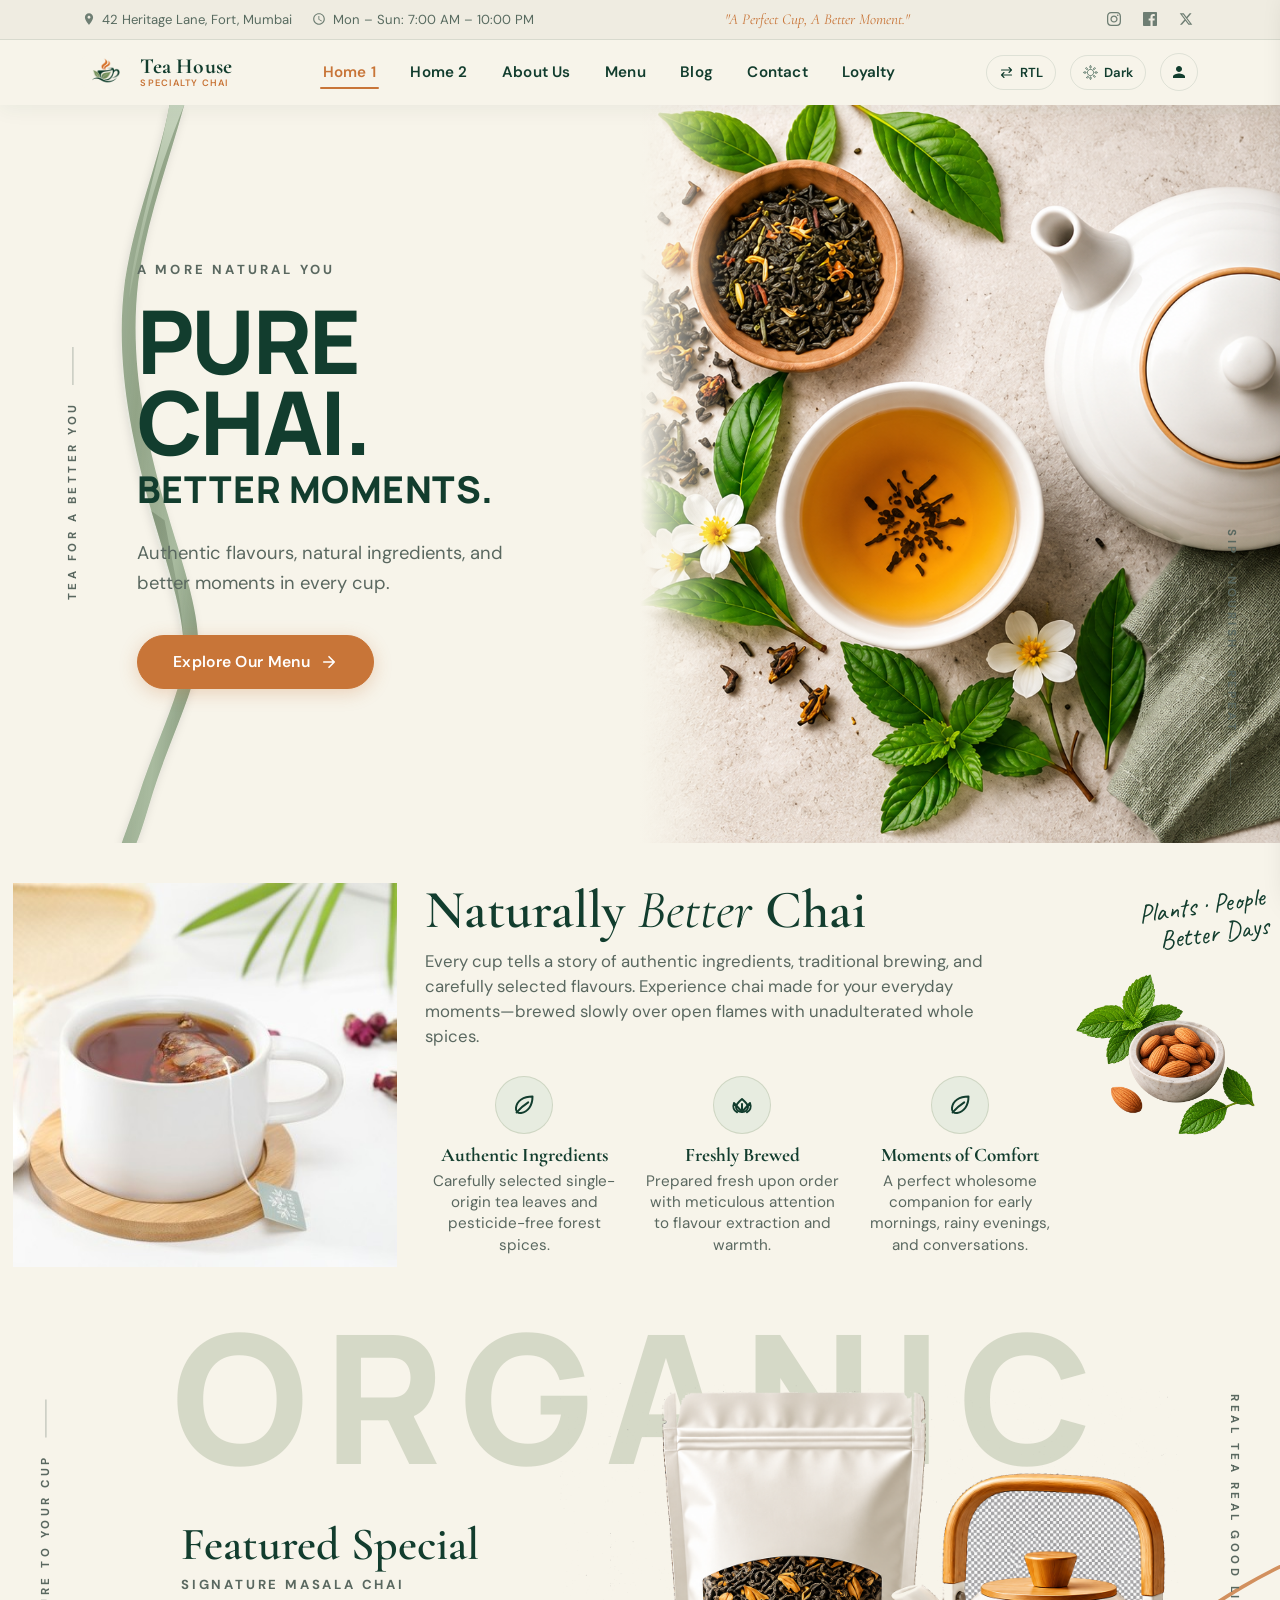
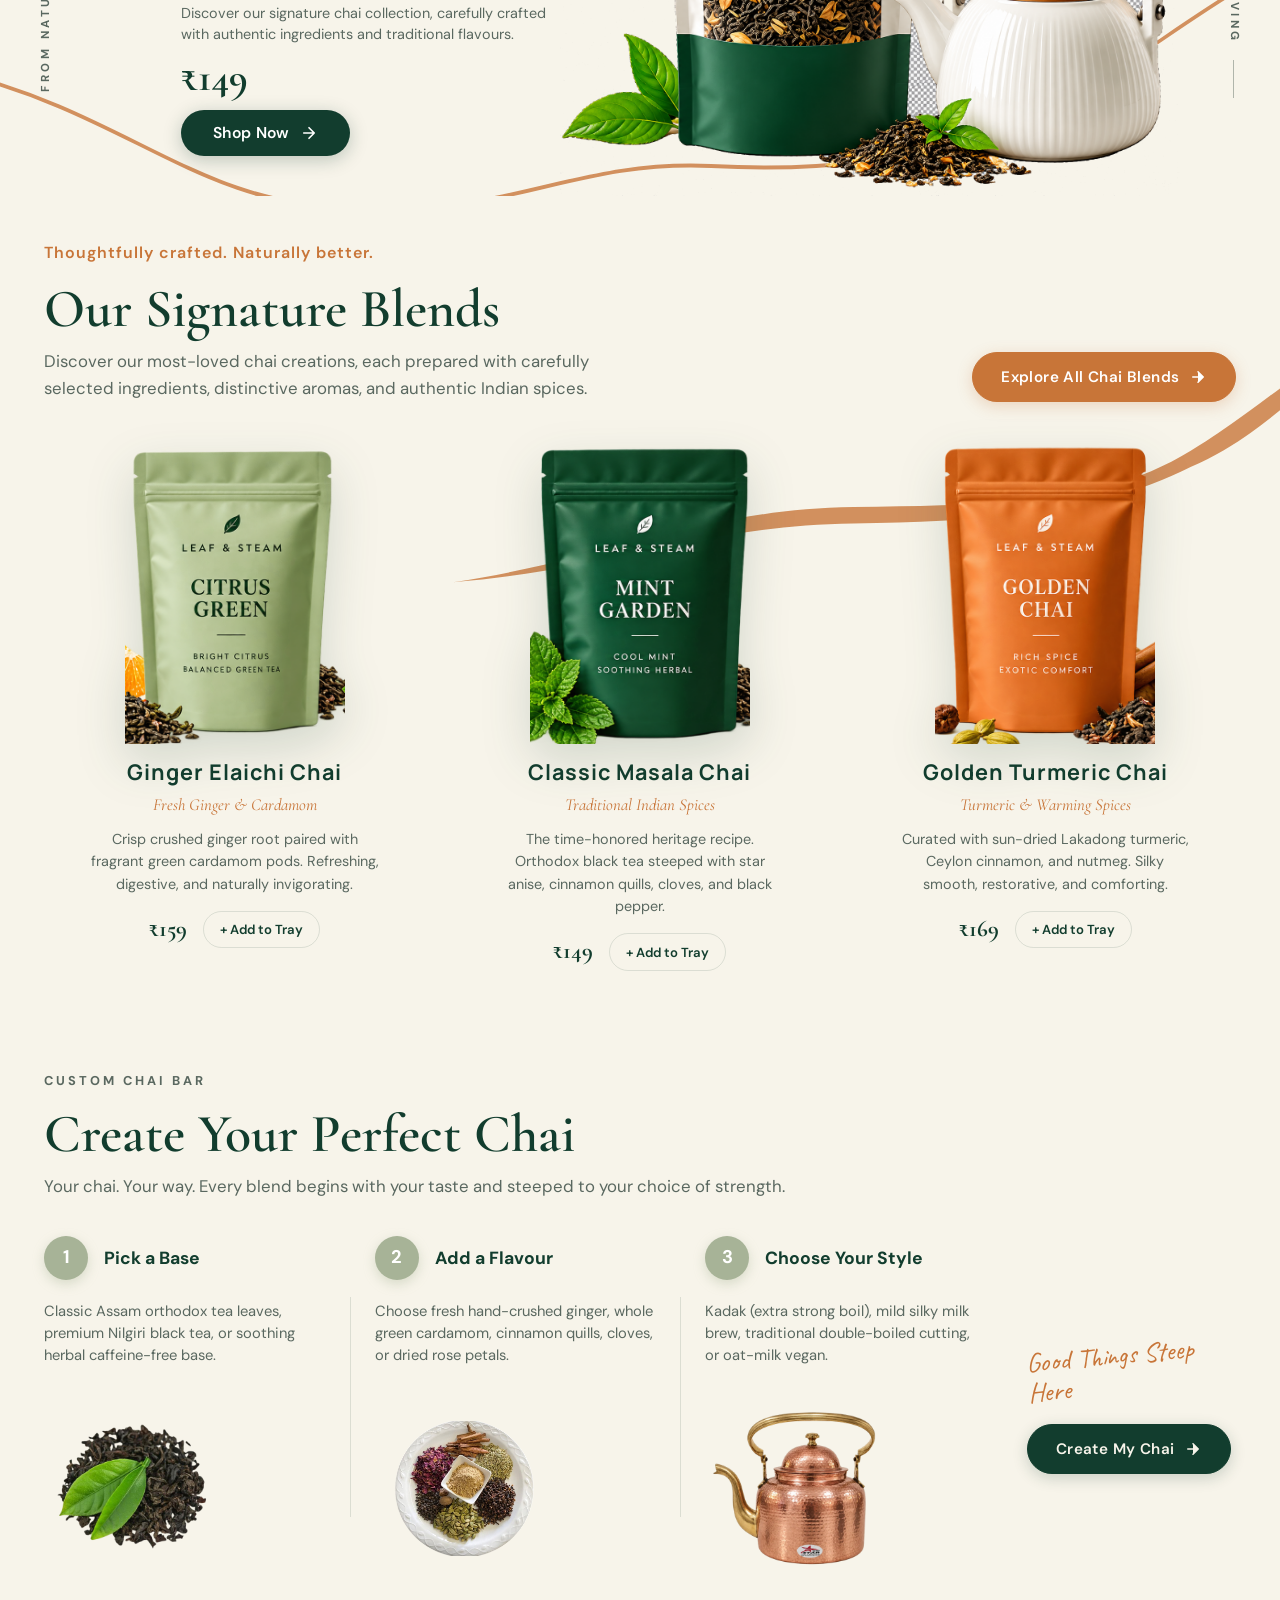
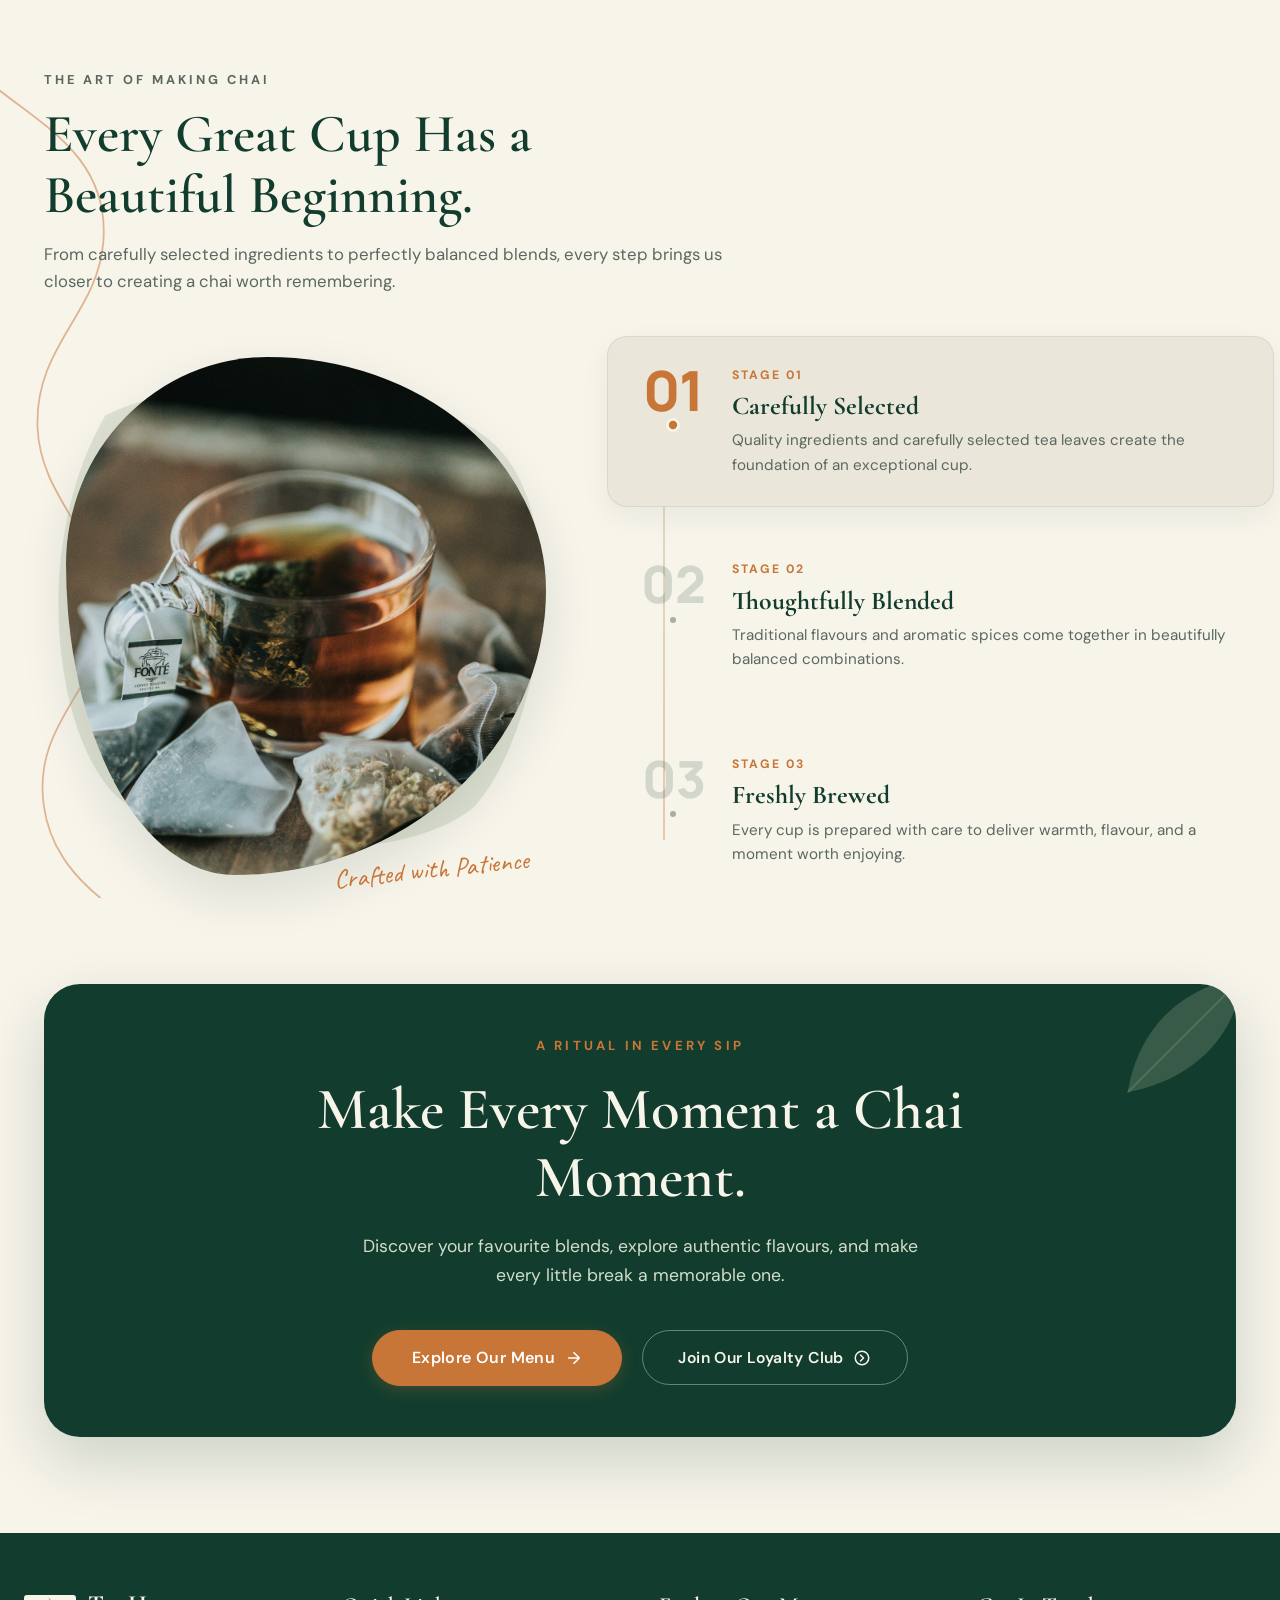
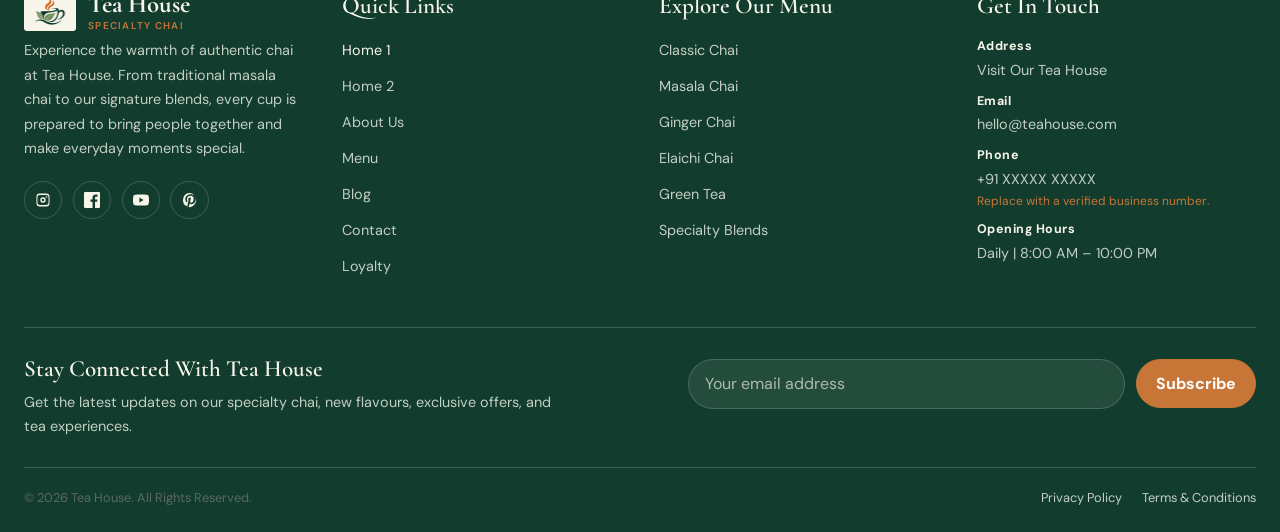
<file: index.html>
<!DOCTYPE html>
<html lang="en" dir="ltr" data-theme="light">
<head>
  <meta charset="UTF-8">
  <meta name="viewport" content="width=device-width, initial-scale=1.0">
  <meta name="description" content="Tea House & Specialty Chai Stall - Authentic Indian chai, artisan tea blends, organic spices, and moments of comfort.">
  <link rel="icon" type="image/png" href="assets/images/logo/logo.png">
  <title>Tea House & Specialty Chai Stall | Authentic Handcrafted Chai</title>

  <!-- Google Fonts (Editorial Typography System) -->
  <link rel="preconnect" href="https://fonts.googleapis.com">
  <link rel="preconnect" href="https://fonts.gstatic.com" crossorigin>
  <link href="https://fonts.googleapis.com/css2?family=Caveat:wght@600&family=Cormorant+Garamond:ital,wght@0,500;0,600;0,700;1,400;1,600&family=DM+Sans:ital,wght@0,400;0,500;0,600;0,700;1,400&family=Manrope:wght@600;700;800;900&display=swap" rel="stylesheet">

  <!-- Bootstrap 5.3 CSS -->
  <link href="https://cdn.jsdelivr.net/npm/bootstrap@5.3.3/dist/css/bootstrap.min.css" rel="stylesheet">
  <!-- Bootstrap Icons CDN -->
  <link rel="stylesheet" href="https://cdn.jsdelivr.net/npm/bootstrap-icons@1.11.3/font/bootstrap-icons.min.css">

  <!-- Global Component Stylesheets -->
  <link rel="stylesheet" href="assets/css/navbar.css">
  <link rel="stylesheet" href="assets/css/footer.css">
  <link rel="stylesheet" href="assets/css/style.css">
  <!-- Page-Specific Stylesheet -->
  <link rel="stylesheet" href="assets/css/pages/home1.css">
  <link rel="stylesheet" href="assets/css/responsive.css">
</head>
<body data-current-page="index">

  <!-- Reusable Dynamic Navbar Placeholder -->
  <div id="navbar-placeholder"></div>

  <!-- ========================================================================
       SECTION 1 – HERO SECTION (EXACT REFERENCE MATCH)
       Split-layout: Left editorial content & Right half fully covered with tea photography
       ======================================================================== -->
  <section class="hero-section" id="heroSection">
    <!-- Left Content Half -->
    <div class="hero-left-wrapper">
      <!-- Flowing Sage-Green Decorative Ribbon (Extends full height until header section end) -->
      <div class="hero-sage-ribbon" aria-hidden="true">
        <svg viewBox="0 0 140 800" fill="none" preserveAspectRatio="none">
          <defs>
            <linearGradient id="sageRibbonGrad" x1="0%" y1="0%" x2="100%" y2="100%">
              <stop offset="0%" stop-color="#9FB196" stop-opacity="0.95"/>
              <stop offset="30%" stop-color="#889C7E" stop-opacity="0.9"/>
              <stop offset="65%" stop-color="#A5B89C" stop-opacity="0.95"/>
              <stop offset="85%" stop-color="#84987A" stop-opacity="0.92"/>
              <stop offset="100%" stop-color="#738769" stop-opacity="0.88"/>
            </linearGradient>
            <linearGradient id="sageRibbonHighlight" x1="0%" y1="0%" x2="0%" y2="100%">
              <stop offset="0%" stop-color="#D2DEC9" stop-opacity="0.85"/>
              <stop offset="100%" stop-color="#B2C2A8" stop-opacity="0.4"/>
            </linearGradient>
            <linearGradient id="sageRibbonShade" x1="0%" y1="0%" x2="100%" y2="100%">
              <stop offset="0%" stop-color="#677A5E" stop-opacity="0.45"/>
              <stop offset="100%" stop-color="#55664E" stop-opacity="0.2"/>
            </linearGradient>
            <filter id="ribbonSoftShadow" x="-20%" y="-5%" width="150%" height="115%">
              <feDropShadow dx="-2" dy="5" stdDeviation="5" flood-color="#123D2E" flood-opacity="0.12"/>
            </filter>
          </defs>

          <!-- Main Ribbon Flowing Band: continues seamlessly to Y=800 (header section end) -->
          <path d="M 82,0
                   C 70,60 40,120 28,190
                   C 16,270 32,350 60,440
                   C 86,520 108,570 96,620
                   C 84,660 62,700 44,750
                   C 32,780 26,795 24,800
                   L 42,800
                   C 46,792 52,775 62,745
                   C 80,695 102,655 114,615
                   C 126,565 102,510 76,432
                   C 48,345 34,268 44,192
                   C 54,125 80,65 100,0
                   Z" 
                fill="url(#sageRibbonGrad)"
                filter="url(#ribbonSoftShadow)"/>

          <!-- Top Ribbon Inner Turn / Highlight -->
          <path d="M 82,0
                   C 74,40 58,90 46,140
                   C 38,170 34,195 33,210
                   C 36,195 44,160 52,130
                   C 66,80 84,35 100,0
                   Z" 
                fill="url(#sageRibbonHighlight)"/>

          <!-- Lower Curve Depth Fold -->
          <path d="M 60,440
                   C 86,520 108,570 96,620
                   C 106,575 92,525 76,450
                   Z" 
                fill="url(#sageRibbonShade)"/>
        </svg>
      </div>

      <!-- Far Left: Vertical Editorial Label with Thin Line -->
      <div class="hero-margin-left">
        <div class="hero-vertical-label">
          <span>TEA FOR A BETTER YOU</span>
        </div>
      </div>

      <!-- Left Column: Editorial Headline & Content -->
      <div class="hero-text-col">
        <span class="hero-intro-label">A MORE NATURAL YOU</span>
        
        <h1 class="hero-pure-headline">
          <span>PURE</span>
          <span>CHAI.</span>
          <span class="hero-headline-tagline">BETTER MOMENTS.</span>
        </h1>

        <p class="hero-supporting-text">
          Authentic flavours, natural ingredients, and better moments in every cup.
        </p>

        <div class="hero-cta-group">
          <a href="#signatureCollection" class="hero-btn-cta">
            <span>Explore Our Menu</span>
            <svg width="18" height="18" viewBox="0 0 24 24" fill="none" stroke="currentColor" stroke-width="2.2" stroke-linecap="round" stroke-linejoin="round">
              <path d="M5 12h14M12 5l7 7-7 7"/>
            </svg>
          </a>
        </div>
      </div>
    </div>

    <!-- Right Half: Image fully covers from center to right side, top to bottom -->
    <div class="hero-cover-half">
      <img 
        src="assets/images/home1-header.png" 
        alt="Artisanal tea still-life flatlay with handcrafted ceramic teapot, teacup with freshly brewed amber tea, loose tea leaves, and organic herbs" 
        class="hero-cover-img"
        loading="eager"
      >
      <!-- Vertical Editorial Tag Floating on the Right -->
      <div class="hero-cover-tag" aria-hidden="true">
        <span>SIP · NOURISH · REPEAT</span>
      </div>
    </div>
  </section>

  <!-- ========================================================================
       SECTION 2 – WHY CHOOSE OUR CHAI / BENEFITS
       Editorial split: Masala chai glass photography & 3 minimal circular SVG benefits
       ======================================================================== -->
  <section class="benefits-section" id="benefitsSection">
    <div class="container-editorial">
      <div class="benefits-grid">
        <!-- Left: Rectangular Premium Chai Glass Photograph -->
        <div class="benefits-image-card">
          <div class="benefits-glass-frame">
            <img 
              src="assets/images/benefits/tea-cup-lemon.jpg" 
              alt="A cup of freshly brewed tea surrounded by green foliage and botanicals"
              loading="lazy"
            >
            <span class="benefits-glass-tag">Fresh Brewed</span>
          </div>
        </div>

        <!-- Middle: Naturally Better Chai Content & 3 Benefits -->
        <div class="benefits-content">
          <h2 class="benefits-heading">
            Naturally <em>Better</em> Chai
          </h2>

          <p class="benefits-description">
            Every cup tells a story of authentic ingredients, traditional brewing, and carefully selected flavours. Experience chai made for your everyday moments—brewed slowly over open flames with unadulterated whole spices.
          </p>

          <!-- 3 Benefit Items with Minimal Circular SVG Icons -->
          <div class="benefits-items-row">
            <!-- Benefit 1 -->
            <div class="benefit-item">
              <div class="benefit-icon-circle" aria-hidden="true">
                <!-- Authentic Leaf Icon -->
                <svg viewBox="0 0 24 24" fill="none" stroke="currentColor" stroke-width="2" stroke-linecap="round" stroke-linejoin="round">
                  <path d="M20.5 3.5C11.3 3.5 5 7.8 4 14.7c-.5 3.5 1.7 5.8 5.1 5.3C16 19 20.5 12.5 20.5 3.5Z"/>
                  <path d="M4.6 19.4c3-3.6 6.4-6.6 11.6-10"/>
                </svg>
              </div>
              <h3 class="benefit-title">Authentic Ingredients</h3>
              <p class="benefit-desc">Carefully selected single-origin tea leaves and pesticide-free forest spices.</p>
            </div>

            <!-- Benefit 2 -->
            <div class="benefit-item">
              <div class="benefit-icon-circle" aria-hidden="true">
                <!-- Steaming Kettle Icon -->
                <svg viewBox="0 0 24 24" fill="none" stroke="currentColor" stroke-width="2" stroke-linecap="round" stroke-linejoin="round">
                  <path d="M12 19c-3.7 0-6-2.2-6-5.3 0-2.3 2.1-4.3 6-7.7 3.9 3.4 6 5.4 6 7.7 0 3.1-2.3 5.3-6 5.3Z"/>
                  <path d="M12 19C8.5 15 6 12 4 10c-1.6 4.3-.1 8 3.1 9.2M12 19c3.5-4 6-7 8-9 1.6 4.3.1 8-3.1 9.2M12 19v-8"/>
                </svg>
              </div>
              <h3 class="benefit-title">Freshly Brewed</h3>
              <p class="benefit-desc">Prepared fresh upon order with meticulous attention to flavour extraction and warmth.</p>
            </div>

            <!-- Benefit 3 -->
            <div class="benefit-item">
              <div class="benefit-icon-circle" aria-hidden="true">
                <!-- Heart / Comfort Cup Icon -->
                <svg viewBox="0 0 24 24" fill="none" stroke="currentColor" stroke-width="2" stroke-linecap="round" stroke-linejoin="round">
                  <path d="M20.5 3.5C11.3 3.5 5 7.8 4 14.7c-.5 3.5 1.7 5.8 5.1 5.3C16 19 20.5 12.5 20.5 3.5Z"/>
                  <path d="M4.6 19.4c3-3.6 6.4-6.6 11.6-10"/>
                </svg>
              </div>
              <h3 class="benefit-title">Moments of Comfort</h3>
              <p class="benefit-desc">A perfect wholesome companion for early mornings, rainy evenings, and conversations.</p>
            </div>
          </div>
        </div>

        <!-- Far Right: Spices Bowl & Editorial Handwritten Badge -->
        <div class="benefits-deco-col">
          <div class="benefits-deco-bowl">
            <img 
              src="assets/images/home1-2s.png" 
              alt="Fresh green mint leaves arranged around a stone bowl of almonds"
              loading="lazy"
            >
          </div>
          <span class="benefits-script-badge">
            Plants · People<br>Better Days
          </span>
        </div>
      </div>
    </div>
  </section>

  <!-- ========================================================================
       SECTION 3 – FEATURED SPECIAL / OVERSIZED PRODUCT SHOWCASE (EXACT REFERENCE MATCH)
       Giant "ORGANIC" typography with center-right product arrangement (assets/images/home1-s3.png)
       ======================================================================== -->
  <section class="featured-special-section" id="signatureCollection">
    <!-- Giant Background Text -->
    <div class="featured-giant-backdrop" aria-hidden="true">
      ORGANIC
    </div>

    <!-- Flowing Terracotta Decorative Ribbon Line -->
    <div class="featured-terracotta-wave" aria-hidden="true">
      <svg viewBox="0 0 1440 180" preserveAspectRatio="none" fill="none">
        <path d="M -40,95 C 145,120 230,175 390,174 C 560,184 640,146 800,150 C 1015,156 1140,133 1285,82 C 1360,55 1420,32 1480,22" stroke="var(--color-accent-terracotta)" stroke-width="2.4" opacity="0.78"/>
      </svg>
    </div>

    <div class="featured-editorial-wrapper">
      <!-- Far Left Margin: Vertical Label with Thin Line -->
      <div class="featured-side-margin featured-margin-left">
        <div class="featured-vertical-tag">
          <span>FROM NATURE TO YOUR CUP</span>
        </div>
      </div>

      <!-- Main Content & Product Arrangement Grid -->
      <div class="featured-main-grid">
        <!-- Lower-Left Content Column -->
        <div class="featured-content-col">
          <h2 class="featured-special-heading">Featured Special</h2>
          <span class="featured-product-name">Signature Masala Chai</span>

          <p class="featured-special-desc">
            Discover our signature chai collection, carefully crafted with authentic ingredients and traditional flavours.
          </p>

          <div class="featured-price-box">
            <span class="featured-price-value">₹149</span>
          </div>

          <div class="featured-cta-row">
            <a href="menu.html" class="btn-shop-now">
              <span>Shop Now</span>
              <svg width="18" height="18" viewBox="0 0 24 24" fill="none" stroke="currentColor" stroke-width="2.2" stroke-linecap="round" stroke-linejoin="round">
                <path d="M5 12h14M12 5l7 7-7 7"/>
              </svg>
            </a>
          </div>
        </div>

        <!-- Center-Right Product Image: assets/images/home1-s3.png (Overlapping the Typography) -->
        <div class="featured-product-col">
          <div class="featured-image-stage">
            <img 
              src="assets/images/home1-s3.png" 
              alt="Signature Masala Chai artisan collection package and traditional ceramic teapot arrangement" 
              class="featured-product-img"
              loading="lazy"
            >
          </div>
        </div>
      </div>

      <!-- Far Right Margin: Vertical Label with Thin Line -->
      <div class="featured-side-margin featured-margin-right">
        <div class="featured-vertical-tag featured-tag-right">
          <span>REAL TEA REAL GOOD LIVING</span>
        </div>
      </div>
    </div>
  </section>

  <!-- ========================================================================
       SECTION 4 – SIGNATURE BLENDS
       3 distinct product packages standing horizontally side by side with natural spices
       ======================================================================== -->
  <section class="signature-blends-section" id="signatureBlends">
    <svg class="blends-terracotta-sweep" viewBox="0 0 1440 200" preserveAspectRatio="none" aria-hidden="true">
      <path d="M 510,172 C 690,150 790,105 960,103 C 1130,101 1240,101 1340,51 C 1380,31 1410,12 1440,-6 L 1440,14 C 1410,34 1380,52 1340,66 C 1240,107 1130,116 960,118 C 790,120 690,160 510,172 Z" fill="var(--color-accent-terracotta)" opacity="0.78"/>
    </svg>
    <div class="container-editorial">
      <!-- Section Header -->
      <div class="blends-header-row">
        <div class="blends-title-group">
          <span class="blends-subheading">Thoughtfully crafted. Naturally better.</span>
          <h2 class="blends-main-heading">Our Signature Blends</h2>
          <p class="blends-intro-p">
            Discover our most-loved chai creations, each prepared with carefully selected ingredients, distinctive aromas, and authentic Indian spices.
          </p>
        </div>

        <div class="blends-cta-group">
          <a href="menu.html" class="btn-terracotta">
            <span>Explore All Chai Blends</span>
            <svg width="18" height="18" viewBox="0 0 24 24" fill="currentColor">
              <path d="M5 12h14M12 5l7 7-7 7" stroke="currentColor" stroke-width="2" stroke-linecap="round" stroke-linejoin="round"/>
            </svg>
          </a>
        </div>
      </div>

      <!-- 3 Product Packages Standing Side-by-Side (Matching Reference Composition) -->
      <div class="blends-packages-container">
        <!-- Blend 1: Ginger Elaichi Chai (Sage Green Package) -->
        <div class="blend-package-card">
          <div class="blend-pouch-graphic">
            <img 
              src="assets/images/blends/blend-ginger-elaichi-crop.png" 
              alt="Ginger Elaichi Chai sage-green pouch"
              loading="lazy"
            >
          </div>
          <div class="blend-card-info">
            <h3 class="blend-name-title">Ginger Elaichi Chai</h3>
            <span class="blend-card-flavor-tags">Fresh Ginger &amp; Cardamom</span>
            <p class="blend-card-desc">
              Crisp crushed ginger root paired with fragrant green cardamom pods. Refreshing, digestive, and naturally invigorating.
            </p>
            <div class="blend-card-footer">
              <span class="blend-card-price">₹159</span>
              <button type="button" class="btn-blend-mini" data-blend-name="Ginger Elaichi Chai">
                + Add to Tray
              </button>
            </div>
          </div>
        </div>

        <!-- Blend 2: Classic Masala Chai (Deep Forest Green Package) -->
        <div class="blend-package-card">
          <div class="blend-pouch-graphic">
            <img 
              src="assets/images/blends/blend-classic-masala-crop.png" 
              alt="Classic Masala Chai deep forest green pouch"
              loading="lazy"
            >
          </div>
          <div class="blend-card-info">
            <h3 class="blend-name-title">Classic Masala Chai</h3>
            <span class="blend-card-flavor-tags">Traditional Indian Spices</span>
            <p class="blend-card-desc">
              The time-honored heritage recipe. Orthodox black tea steeped with star anise, cinnamon quills, cloves, and black pepper.
            </p>
            <div class="blend-card-footer">
              <span class="blend-card-price">₹149</span>
              <button type="button" class="btn-blend-mini" data-blend-name="Classic Masala Chai">
                + Add to Tray
              </button>
            </div>
          </div>
        </div>

        <!-- Blend 3: Golden Turmeric Chai (Terracotta Warm Orange Package) -->
        <div class="blend-package-card">
          <div class="blend-pouch-graphic">
            <img 
              src="assets/images/blends/blend-golden-turmeric-crop.png" 
              alt="Golden Turmeric Chai warm terracotta pouch"
              loading="lazy"
            >
          </div>
          <div class="blend-card-info">
            <h3 class="blend-name-title">Golden Turmeric Chai</h3>
            <span class="blend-card-flavor-tags">Turmeric &amp; Warming Spices</span>
            <p class="blend-card-desc">
              Curated with sun-dried Lakadong turmeric, Ceylon cinnamon, and nutmeg. Silky smooth, restorative, and comforting.
            </p>
            <div class="blend-card-footer">
              <span class="blend-card-price">₹169</span>
              <button type="button" class="btn-blend-mini" data-blend-name="Golden Turmeric Chai">
                + Add to Tray
              </button>
            </div>
          </div>
        </div>
      </div>
    </div>
  </section>

  <!-- ========================================================================
       SECTION 5 – CREATE YOUR OWN CHAI
       Three numbered steps in horizontal editorial layout with ingredient previews
       ======================================================================== -->
  <section class="create-chai-section" id="createChaiSection">
    <div class="container-editorial">
      <!-- Section Header -->
      <div class="create-chai-header">
        <span class="editorial-category-label">Custom Chai Bar</span>
        <h2 class="create-chai-heading">Create Your Perfect Chai</h2>
        <p class="create-chai-sub">
          Your chai. Your way. Every blend begins with your taste and steeped to your choice of strength.
        </p>
      </div>

      <!-- 3 Numbered Steps Horizontal Row with Thin Dividers -->
      <div class="steps-horizontal-wrapper">
        <!-- Step 1: Choose Your Tea Base -->
        <div class="step-card-editorial">
          <div class="step-card-header">
            <div class="step-number-circle">1</div>
            <span class="step-title-text">Pick a Base</span>
          </div>
          <p class="step-card-details">
            Classic Assam orthodox tea leaves, premium Nilgiri black tea, or soothing herbal caffeine-free base.
          </p>
          <div class="step-ingredient-preview">
            <img 
              src="assets/images/step1.png" 
              alt="Black tea leaves with fresh green tea leaves"
              loading="lazy"
            >
          </div>
        </div>

        <!-- Vertical Divider -->
        <div class="step-vertical-divider" aria-hidden="true"></div>

        <!-- Step 2: Add Your Flavours -->
        <div class="step-card-editorial">
          <div class="step-card-header">
            <div class="step-number-circle">2</div>
            <span class="step-title-text">Add a Flavour</span>
          </div>
          <p class="step-card-details">
            Choose fresh hand-crushed ginger, whole green cardamom, cinnamon quills, cloves, or dried rose petals.
          </p>
          <div class="step-ingredient-preview">
            <img 
              src="assets/images/step2.png" 
              alt="A plate of aromatic chai spices"
              loading="lazy"
            >
          </div>
        </div>

        <!-- Vertical Divider -->
        <div class="step-vertical-divider" aria-hidden="true"></div>

        <!-- Step 3: Choose Your Brewing Style -->
        <div class="step-card-editorial">
          <div class="step-card-header">
            <div class="step-number-circle">3</div>
            <span class="step-title-text">Choose Your Style</span>
          </div>
          <p class="step-card-details">
            Kadak (extra strong boil), mild silky milk brew, traditional double-boiled cutting, or oat-milk vegan.
          </p>
          <div class="step-ingredient-preview">
            <img 
              src="assets/images/step3.png" 
              alt="Traditional copper kettle for brewing chai"
              loading="lazy"
            >
          </div>
        </div>

        <!-- Step 4 / CTA Column on Right -->
        <div class="step-cta-col">
          <span class="step-script-accent">Good Things Steep Here</span>
          <button type="button" class="btn-forest" data-bs-toggle="modal" data-bs-target="#chaiBuilderModal">
            <span>Create My Chai</span>
            <svg width="18" height="18" viewBox="0 0 24 24" fill="currentColor">
              <path d="M5 12h14M12 5l7 7-7 7" stroke="currentColor" stroke-width="2" stroke-linecap="round" stroke-linejoin="round"/>
            </svg>
          </button>
        </div>
      </div>
    </div>
  </section>

  <!-- ========================================================================
       SECTION 6 – THE ART OF MAKING CHAI (NEW SECTION)
       Editorial asymmetric layout with 3 stages, large decorative numerals & photography
       ======================================================================== -->
  <section class="art-of-chai-section" id="artOfChai">
    <svg class="art-terracotta-stem" viewBox="0 0 180 900" preserveAspectRatio="none" fill="none" aria-hidden="true">
      <path d="M -24,8 C 42,58 142,91 132,190 C 124,267 44,302 48,390 C 52,477 150,516 132,610 C 119,679 42,715 56,800 C 63,844 92,875 128,900" stroke="var(--color-accent-terracotta)" stroke-width="2.2" stroke-linecap="round" opacity="0.5"/>
    </svg>

    <div class="container-editorial">
      <!-- Section Header -->
      <div class="art-header-block reveal-on-scroll">
        <span class="editorial-category-label">THE ART OF MAKING CHAI</span>
        <h2 class="art-main-heading">Every Great Cup Has a Beautiful Beginning.</h2>
        <p class="art-intro-description">
          From carefully selected ingredients to perfectly balanced blends, every step brings us closer to creating a chai worth remembering.
        </p>
      </div>

      <!-- Asymmetrical Editorial Layout: Left Photo Stage + Right Interactive Progression -->
      <div class="art-stages-grid">
        <!-- Left: Prominent Tea-Making Visual in Organic Mask -->
        <div class="art-visual-col reveal-on-scroll">
          <div class="art-photo-stage">
            <!-- Subtle sage decorative contour -->
            <div class="art-sage-contour" aria-hidden="true">
              <svg viewBox="0 0 500 500" fill="none">
                <path d="M 60,60 C 160,10 380,20 440,100 C 500,180 470,360 410,430 C 340,490 140,480 70,420 C 10,360 -10,180 60,60 Z" fill="#A7B397" opacity="0.3"/>
              </svg>
            </div>

            <!-- Organic Image Mask -->
            <div class="art-organic-mask">
              <img 
                id="artActiveImage"
                src="assets/images/hero/hero-chai-flatlay.jpg" 
                alt="Artisanal loose tea leaves and freshly steeped chai still life" 
                class="art-photo-img"
                loading="lazy"
              >
            </div>

            <!-- Small Script Accent -->
            <span class="art-script-tag">Crafted with Patience</span>
          </div>
        </div>

        <!-- Right: 3 Progression Stages with Large Decorative Numerals -->
        <div class="art-stages-col">
          <!-- Continuous Progression Line (Desktop) -->
          <div class="art-timeline-line" aria-hidden="true"></div>

          <!-- Stage 01 -->
          <div class="art-stage-item is-active reveal-on-scroll" data-stage="1" data-img="assets/images/ingredients/tea-leaves.jpg" data-alt="Quality single-origin tea leaves">
            <div class="art-stage-num-wrap">
              <span class="art-backdrop-num">01</span>
              <div class="art-node-circle"></div>
            </div>
            <div class="art-stage-content">
              <span class="art-stage-step-tag">Stage 01</span>
              <h3 class="art-stage-title">Carefully Selected</h3>
              <p class="art-stage-desc">
                Quality ingredients and carefully selected tea leaves create the foundation of an exceptional cup.
              </p>
            </div>
          </div>

          <!-- Stage 02 -->
          <div class="art-stage-item reveal-on-scroll" data-stage="2" data-img="assets/images/ingredients/spices-mound.jpg" data-alt="Traditional spices and crushed cardamom">
            <div class="art-stage-num-wrap">
              <span class="art-backdrop-num">02</span>
              <div class="art-node-circle"></div>
            </div>
            <div class="art-stage-content">
              <span class="art-stage-step-tag">Stage 02</span>
              <h3 class="art-stage-title">Thoughtfully Blended</h3>
              <p class="art-stage-desc">
                Traditional flavours and aromatic spices come together in beautifully balanced combinations.
              </p>
            </div>
          </div>

          <!-- Stage 03 -->
          <div class="art-stage-item reveal-on-scroll" data-stage="3" data-img="assets/images/hero/hero-chai-flatlay.jpg" data-alt="Steaming aromatic chai freshly brewed">
            <div class="art-stage-num-wrap">
              <span class="art-backdrop-num">03</span>
              <div class="art-node-circle"></div>
            </div>
            <div class="art-stage-content">
              <span class="art-stage-step-tag">Stage 03</span>
              <h3 class="art-stage-title">Freshly Brewed</h3>
              <p class="art-stage-desc">
                Every cup is prepared with care to deliver warmth, flavour, and a moment worth enjoying.
              </p>
            </div>
          </div>
        </div>
      </div>
    </div>
  </section>

  <!-- ========================================================================
       SECTION 7 – FINAL PREMIUM CTA SECTION
       Closing chapter of the homepage with organic forest backdrop & dual CTAs
       ======================================================================== -->
  <section class="final-cta-section" id="finalCtaSection">
    <div class="container-editorial">
      <div class="final-cta-card reveal-on-scroll">
        <!-- Subtle botanical decorative leaf SVG -->
        <div class="final-cta-leaf-deco" aria-hidden="true">
          <svg viewBox="0 0 120 120" fill="none">
            <path d="M 10,110 C 20,50 60,20 110,10 C 100,70 60,100 10,110 Z" fill="#A7B397" opacity="0.35"/>
            <path d="M 10,110 C 45,75 75,45 110,10" stroke="#8EA181" stroke-width="1.8" opacity="0.45"/>
          </svg>
        </div>

        <!-- Content Center -->
        <div class="final-cta-content text-center">
          <span class="final-cta-subheading">A RITUAL IN EVERY SIP</span>
          <h2 class="final-cta-heading">Make Every Moment a Chai Moment.</h2>
          <p class="final-cta-description">
            Discover your favourite blends, explore authentic flavours, and make every little break a memorable one.
          </p>

          <div class="final-cta-buttons-row">
            <a href="menu.html" class="btn-terracotta btn-cta-lg">
              <span>Explore Our Menu</span>
              <svg width="18" height="18" viewBox="0 0 24 24" fill="none" stroke="currentColor" stroke-width="2.2" stroke-linecap="round" stroke-linejoin="round">
                <path d="M5 12h14M12 5l7 7-7 7"/>
              </svg>
            </a>
            <a href="loyalty.html" class="btn-cta-outline-light">
              <span>Join Our Loyalty Club</span>
              <svg width="18" height="18" viewBox="0 0 24 24" fill="none" stroke="currentColor" stroke-width="2" stroke-linecap="round" stroke-linejoin="round">
                <circle cx="12" cy="12" r="9"/>
                <path d="m10 8 4 4-4 4"/>
              </svg>
            </a>
          </div>
        </div>
      </div>
    </div>
  </section>

  <!-- Reusable Dynamic Footer Placeholder -->
  <div id="footer-placeholder"></div>

  <!-- ========================================================================
       INTERACTIVE MODALS: LOGIN, SIGNUP, CHAI BUILDER
       ======================================================================== -->
  <!-- 1. Login Modal -->
  <div class="modal fade" id="loginModal" tabindex="-1" aria-labelledby="loginModalLabel" aria-hidden="true">
    <div class="modal-dialog modal-dialog-centered">
      <div class="modal-content modal-content-custom">
        <div class="modal-header modal-header-custom">
          <h2 class="modal-title" id="loginModalLabel">Welcome Back</h2>
          <button type="button" class="btn-close" data-bs-dismiss="modal" aria-label="Close"></button>
        </div>
        <div class="modal-body pt-4">
          <form id="loginForm" onsubmit="event.preventDefault(); bootstrap.Modal.getInstance(document.getElementById('loginModal')).hide(); showToast('Welcome back to Tea House!');">
            <div class="mb-3">
              <label for="loginEmail" class="form-label small fw-semibold">Email or Mobile Number</label>
              <input type="text" class="form-control form-control-custom" id="loginEmail" placeholder="you@domain.com or 10-digit mobile" required>
            </div>
            <div class="mb-4">
              <label for="loginPassword" class="form-label small fw-semibold">Password</label>
              <input type="password" class="form-control form-control-custom" id="loginPassword" placeholder="••••••••" required>
            </div>
            <button type="submit" class="btn-forest w-100 justify-content-center py-2 mb-3">Sign In</button>
            <p class="text-center small text-muted mb-0">
              Don't have an account? <a href="#signup" data-bs-toggle="modal" data-bs-target="#signupModal" class="fw-semibold text-decoration-underline" style="color: var(--color-accent-terracotta);">Create an account</a>
            </p>
          </form>
        </div>
      </div>
    </div>
  </div>

  <!-- 2. Signup Modal -->
  <div class="modal fade" id="signupModal" tabindex="-1" aria-labelledby="signupModalLabel" aria-hidden="true">
    <div class="modal-dialog modal-dialog-centered">
      <div class="modal-content modal-content-custom">
        <div class="modal-header modal-header-custom">
          <h2 class="modal-title" id="signupModalLabel">Join Our Tea Circle</h2>
          <button type="button" class="btn-close" data-bs-dismiss="modal" aria-label="Close"></button>
        </div>
        <div class="modal-body pt-4">
          <form id="signupForm" onsubmit="event.preventDefault(); bootstrap.Modal.getInstance(document.getElementById('signupModal')).hide(); showToast('Account created! Welcome to Tea House Rewards.');">
            <div class="mb-3">
              <label for="signupName" class="form-label small fw-semibold">Full Name</label>
              <input type="text" class="form-control form-control-custom" id="signupName" placeholder="Your name" required>
            </div>
            <div class="mb-3">
              <label for="signupEmail" class="form-label small fw-semibold">Email Address</label>
              <input type="email" class="form-control form-control-custom" id="signupEmail" placeholder="you@domain.com" required>
            </div>
            <div class="mb-4">
              <label for="signupPassword" class="form-label small fw-semibold">Create Password</label>
              <input type="password" class="form-control form-control-custom" id="signupPassword" placeholder="At least 8 characters" required>
            </div>
            <button type="submit" class="btn-terracotta w-100 justify-content-center py-2 mb-3">Register &amp; Claim 50 Loyalty Leaves</button>
            <p class="text-center small text-muted mb-0">
              Already a member? <a href="#login" data-bs-toggle="modal" data-bs-target="#loginModal" class="fw-semibold text-decoration-underline" style="color: var(--color-accent-terracotta);">Log in here</a>
            </p>
          </form>
        </div>
      </div>
    </div>
  </div>

  <!-- 3. Interactive Chai Customizer Modal -->
  <div class="modal fade" id="chaiBuilderModal" tabindex="-1" aria-labelledby="chaiBuilderModalLabel" aria-hidden="true">
    <div class="modal-dialog modal-dialog-centered modal-lg">
      <div class="modal-content modal-content-custom">
        <div class="modal-header modal-header-custom">
          <div>
            <h2 class="modal-title mb-1" id="chaiBuilderModalLabel">Custom Chai Studio</h2>
            <span class="small text-muted">Build your signature cup with our master tea artisans</span>
          </div>
          <button type="button" class="btn-close" data-bs-dismiss="modal" aria-label="Close"></button>
        </div>
        <div class="modal-body pt-4">
          <div class="row g-4">
            <!-- Left: Options Selection -->
            <div class="col-md-7">
              <!-- Step 1 Base -->
              <div class="mb-4">
                <label class="fw-bold d-block mb-2 text-uppercase small" style="letter-spacing: 1px; color: var(--color-accent-terracotta);">1. Select Tea Base</label>
                <div class="d-flex flex-column gap-2">
                  <label class="p-2 border rounded d-flex align-items-center gap-2 cursor-pointer">
                    <input type="radio" name="chaiBase" value="Classic Assam Orthodox" checked>
                    <span><strong>Classic Assam Orthodox</strong> (Rich, robust, malt notes)</span>
                  </label>
                  <label class="p-2 border rounded d-flex align-items-center gap-2 cursor-pointer">
                    <input type="radio" name="chaiBase" value="Nilgiri Mountain Black">
                    <span><strong>Nilgiri Mountain Black</strong> (Smooth, floral, crisp)</span>
                  </label>
                  <label class="p-2 border rounded d-flex align-items-center gap-2 cursor-pointer">
                    <input type="radio" name="chaiBase" value="Herbal Rooibos Blend">
                    <span><strong>Herbal Rooibos</strong> (Caffeine-free, naturally sweet)</span>
                  </label>
                </div>
              </div>

              <!-- Step 2 Spices -->
              <div class="mb-4">
                <label class="fw-bold d-block mb-2 text-uppercase small" style="letter-spacing: 1px; color: var(--color-accent-terracotta);">2. Infuse Aromatic Spices (+₹15 each)</label>
                <div class="row g-2">
                  <div class="col-6">
                    <label class="p-2 border rounded d-flex align-items-center gap-2 cursor-pointer">
                      <input type="checkbox" name="chaiSpice" value="Fresh Ginger" checked>
                      <span>Fresh Crushed Ginger</span>
                    </label>
                  </div>
                  <div class="col-6">
                    <label class="p-2 border rounded d-flex align-items-center gap-2 cursor-pointer">
                      <input type="checkbox" name="chaiSpice" value="Green Cardamom" checked>
                      <span>Green Cardamom</span>
                    </label>
                  </div>
                  <div class="col-6">
                    <label class="p-2 border rounded d-flex align-items-center gap-2 cursor-pointer">
                      <input type="checkbox" name="chaiSpice" value="Ceylon Cinnamon">
                      <span>Ceylon Cinnamon</span>
                    </label>
                  </div>
                  <div class="col-6">
                    <label class="p-2 border rounded d-flex align-items-center gap-2 cursor-pointer">
                      <input type="checkbox" name="chaiSpice" value="Clove & Black Pepper">
                      <span>Clove &amp; Pepper</span>
                    </label>
                  </div>
                </div>
              </div>

              <!-- Step 3 Brewing Style -->
              <div class="mb-3">
                <label class="fw-bold d-block mb-2 text-uppercase small" style="letter-spacing: 1px; color: var(--color-accent-terracotta);">3. Brewing Style &amp; Sweetness</label>
                <div class="d-flex flex-column gap-2">
                  <label class="p-2 border rounded d-flex align-items-center gap-2 cursor-pointer">
                    <input type="radio" name="chaiStyle" value="Kadak Open Flame Boil" checked>
                    <span><strong>Kadak Style</strong> (Bold, authentic, whole milk)</span>
                  </label>
                  <label class="p-2 border rounded d-flex align-items-center gap-2 cursor-pointer">
                    <input type="radio" name="chaiStyle" value="Mild Silky Infusion">
                    <span><strong>Silky Infusion</strong> (Subtle spice, low sweetness)</span>
                  </label>
                  <label class="p-2 border rounded d-flex align-items-center gap-2 cursor-pointer">
                    <input type="radio" name="chaiStyle" value="Oat Milk Vegan Brew">
                    <span><strong>Vegan Oat Brew</strong> (Barista oat milk, jaggery)</span>
                  </label>
                </div>
              </div>
            </div>

            <!-- Right: Live Summary Box -->
            <div class="col-md-5">
              <div class="p-3 border rounded-3 h-100 d-flex flex-column justify-content-between" style="background-color: var(--color-bg-secondary);">
                <div>
                  <h3 class="h6 fw-bold border-bottom pb-2 mb-3 text-uppercase" style="letter-spacing: 1px;">Your Custom Blend</h3>
                  <div class="mb-2">
                    <span class="small text-muted d-block">Base:</span>
                    <span class="fw-semibold" id="summaryBase">Classic Assam Orthodox</span>
                  </div>
                  <div class="mb-2">
                    <span class="small text-muted d-block">Spices:</span>
                    <span class="fw-semibold" id="summarySpices">Fresh Ginger, Green Cardamom</span>
                  </div>
                  <div class="mb-3">
                    <span class="small text-muted d-block">Style:</span>
                    <span class="fw-semibold" id="summaryStyle">Kadak Open Flame Boil</span>
                  </div>
                </div>

                <div class="border-top pt-3">
                  <div class="d-flex justify-content-between align-items-baseline mb-3">
                    <span class="small text-muted">Estimated Price:</span>
                    <span class="h4 fw-bold mb-0" id="summaryPrice" style="color: var(--color-text-primary);">₹150</span>
                  </div>
                  <button type="button" class="btn-terracotta w-100 justify-content-center" id="orderCustomChaiBtn">
                    Confirm &amp; Brew Now
                  </button>
                </div>
              </div>
            </div>
          </div>
        </div>
      </div>
    </div>
  </div>

  <!-- Toast Container Placeholder -->
  <div id="toastNotificationContainer" class="toast-container position-fixed bottom-0 end-0 p-3" style="z-index: 1200;"></div>

  <!-- Bootstrap 5.3 Bundle JS -->
  <script src="https://cdn.jsdelivr.net/npm/bootstrap@5.3.3/dist/js/bootstrap.bundle.min.js"></script>

  <!-- Modular Vanilla JavaScript Files -->
  <script src="assets/js/theme.js"></script>
  <script src="assets/js/language.js"></script>
  <script src="assets/js/navbar.js"></script>
  <script src="assets/js/footer.js"></script>
  <script src="assets/js/main.js"></script>
  <script src="assets/js/pages/home1.js"></script>
</body>
</html>
</file>
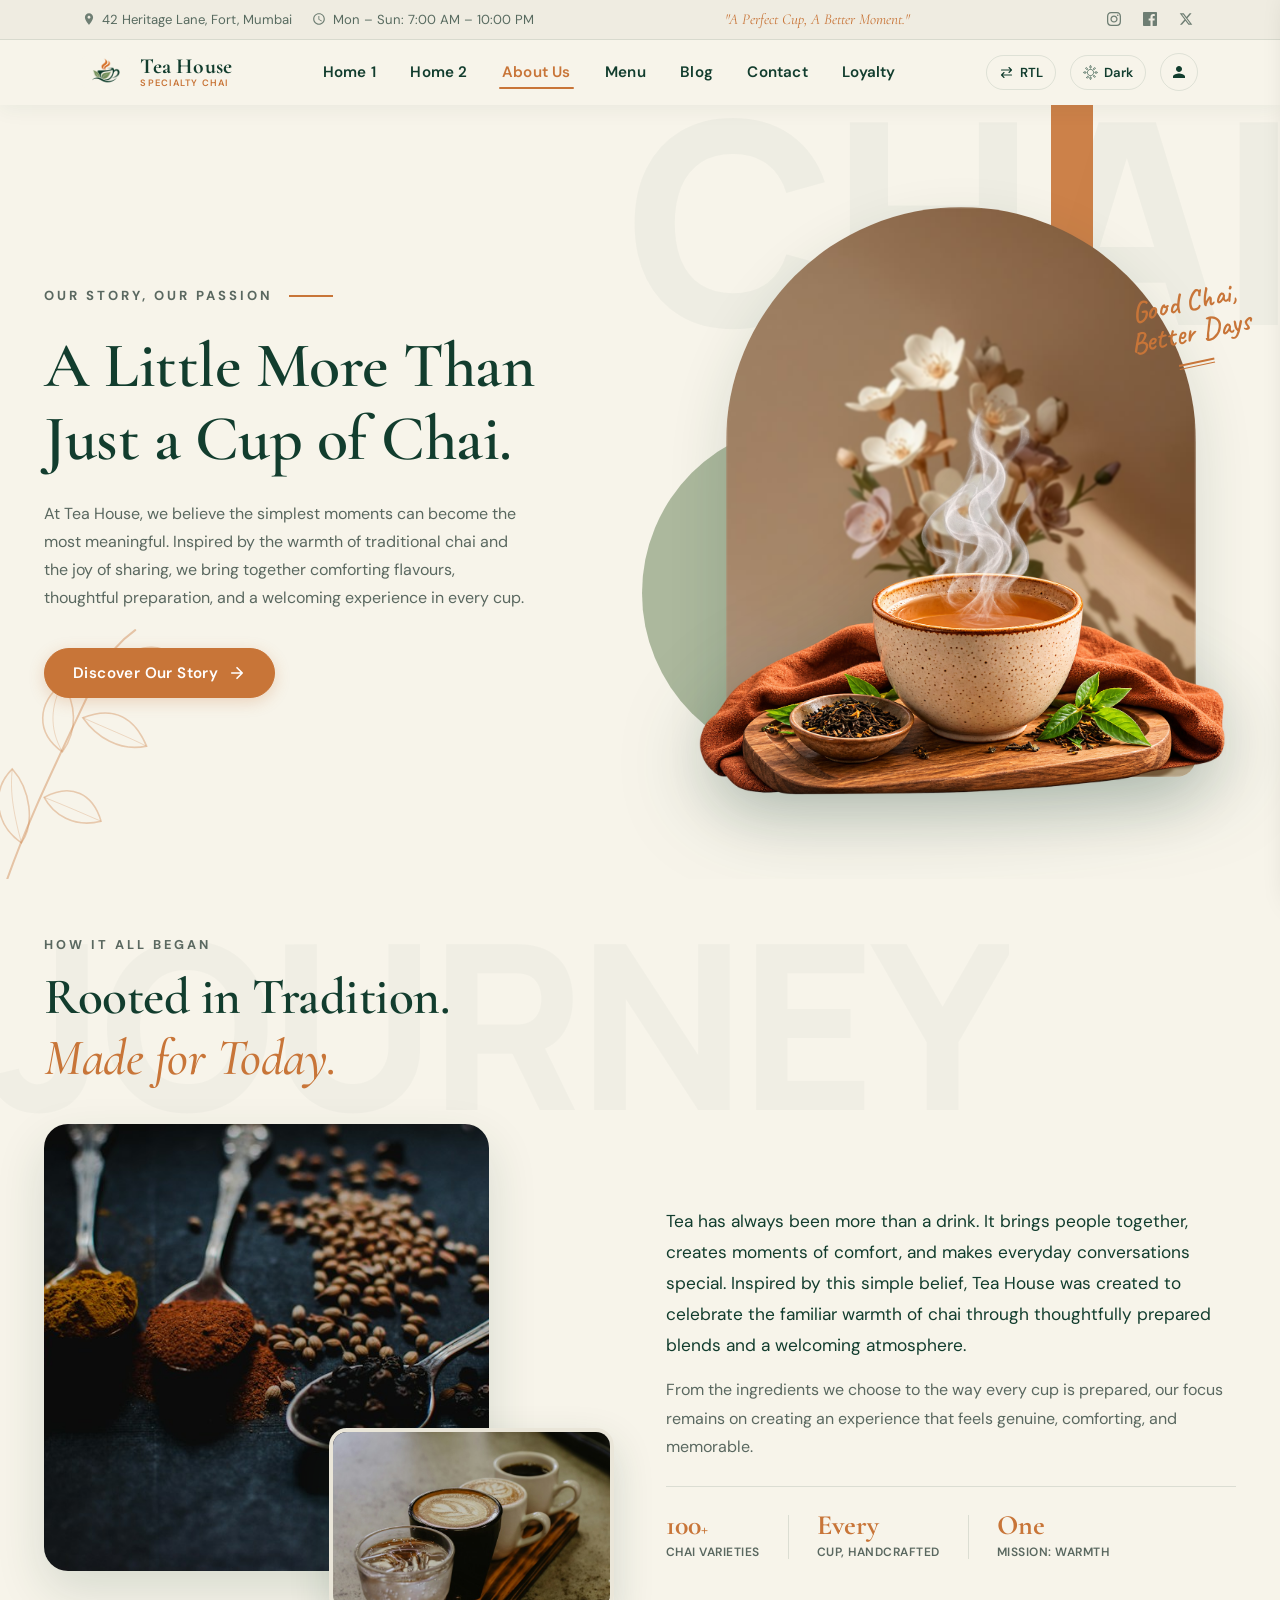
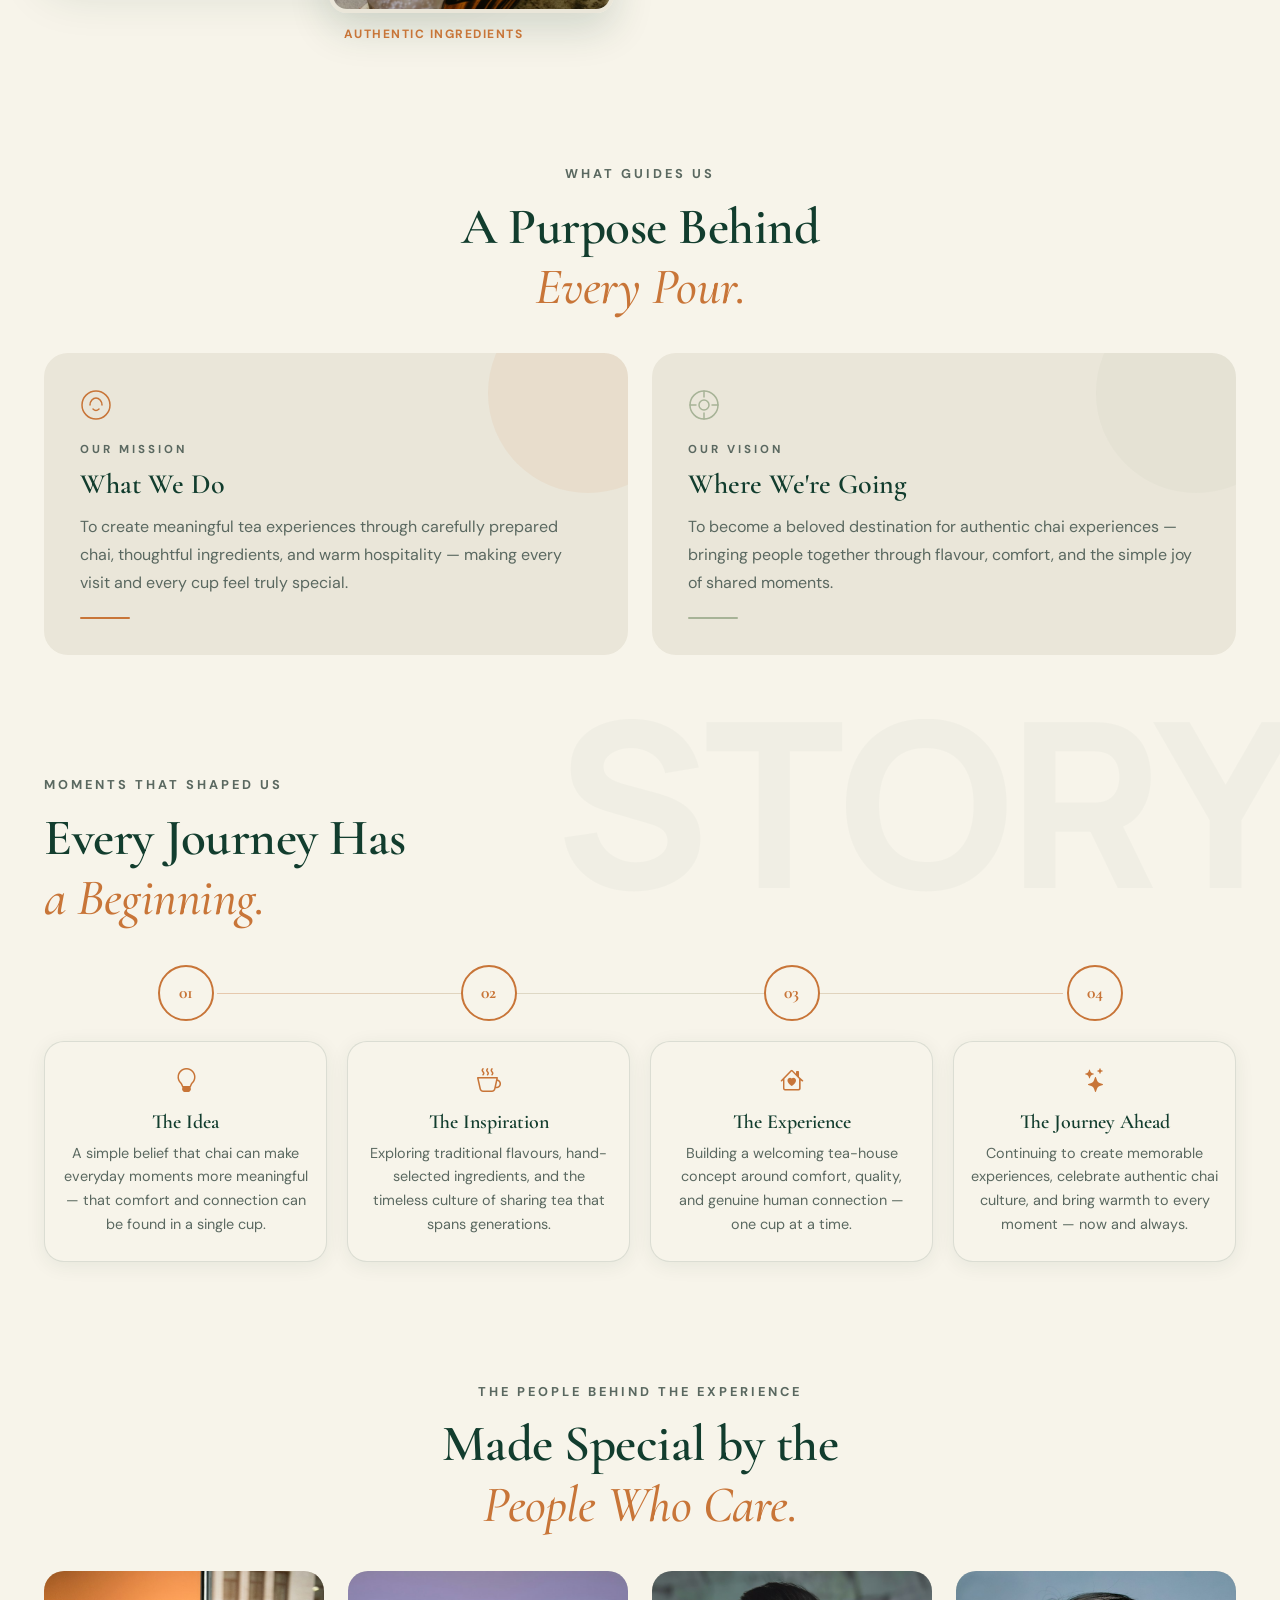
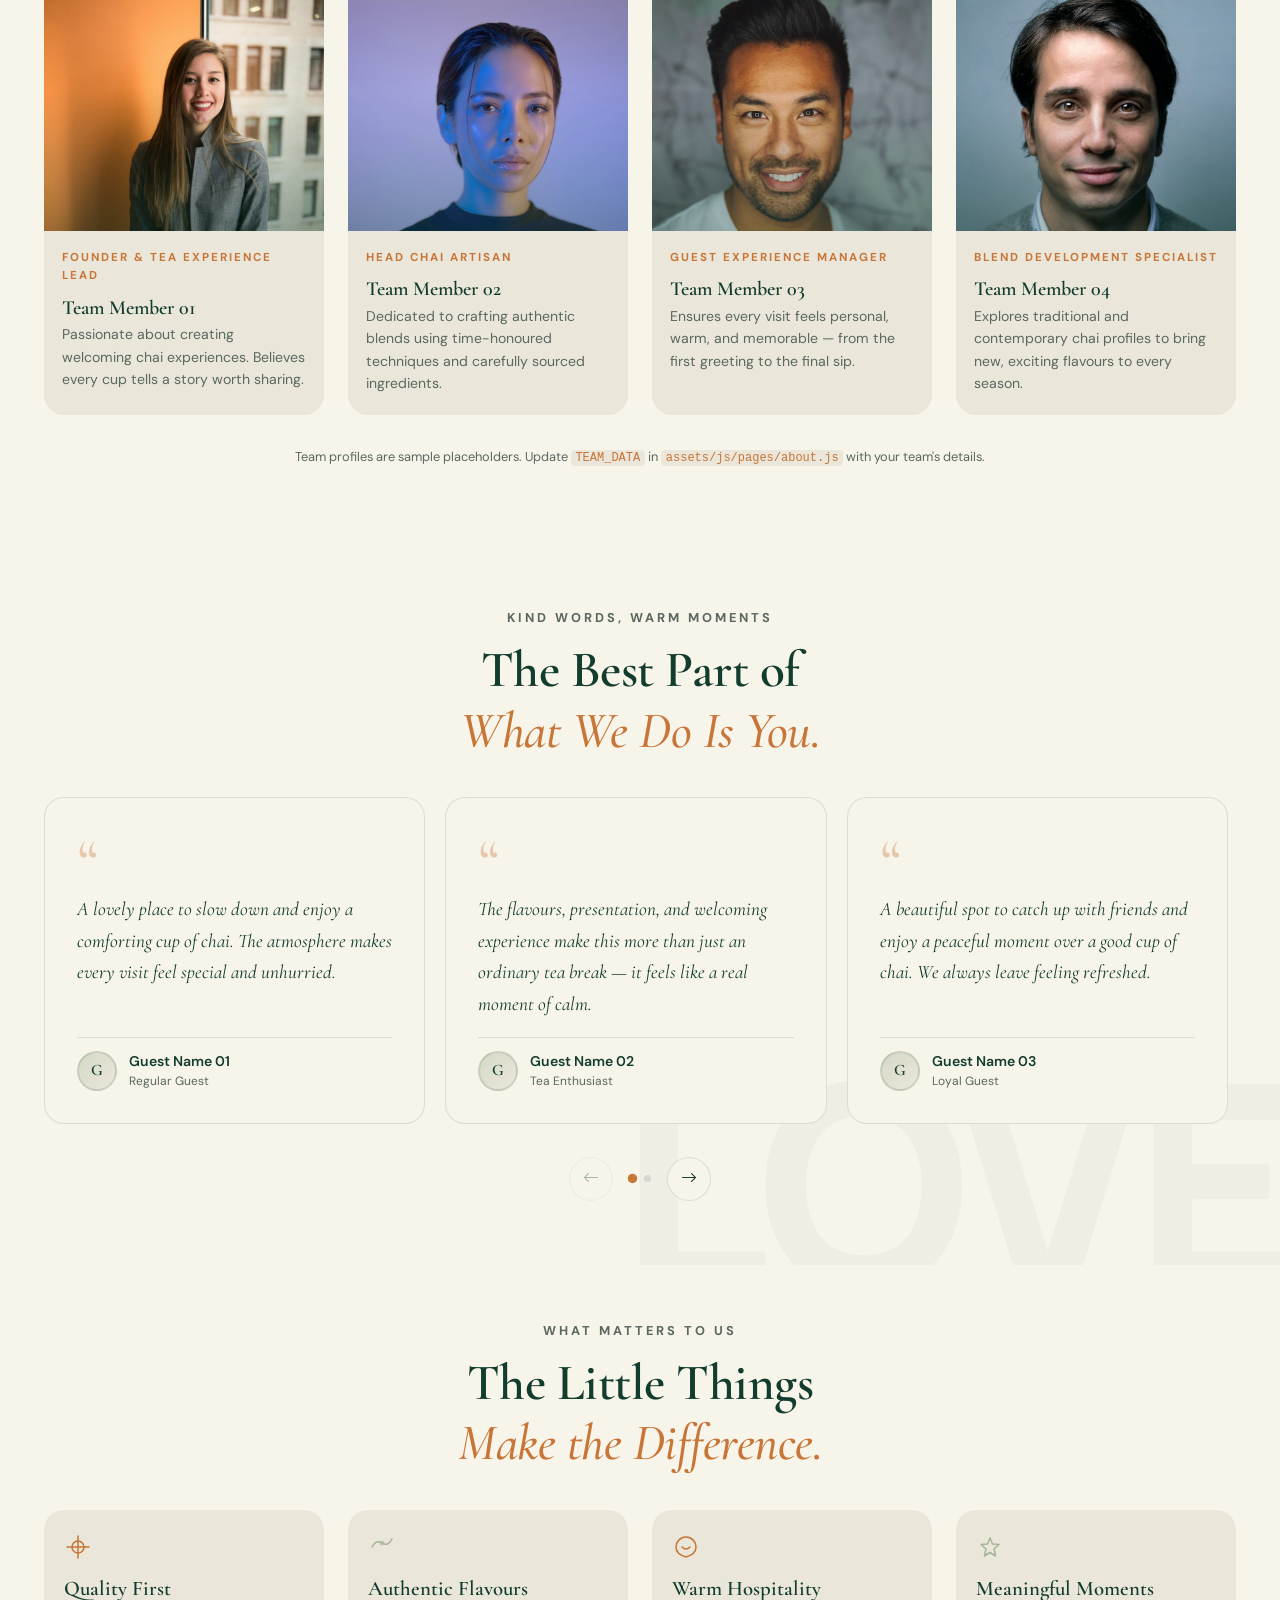
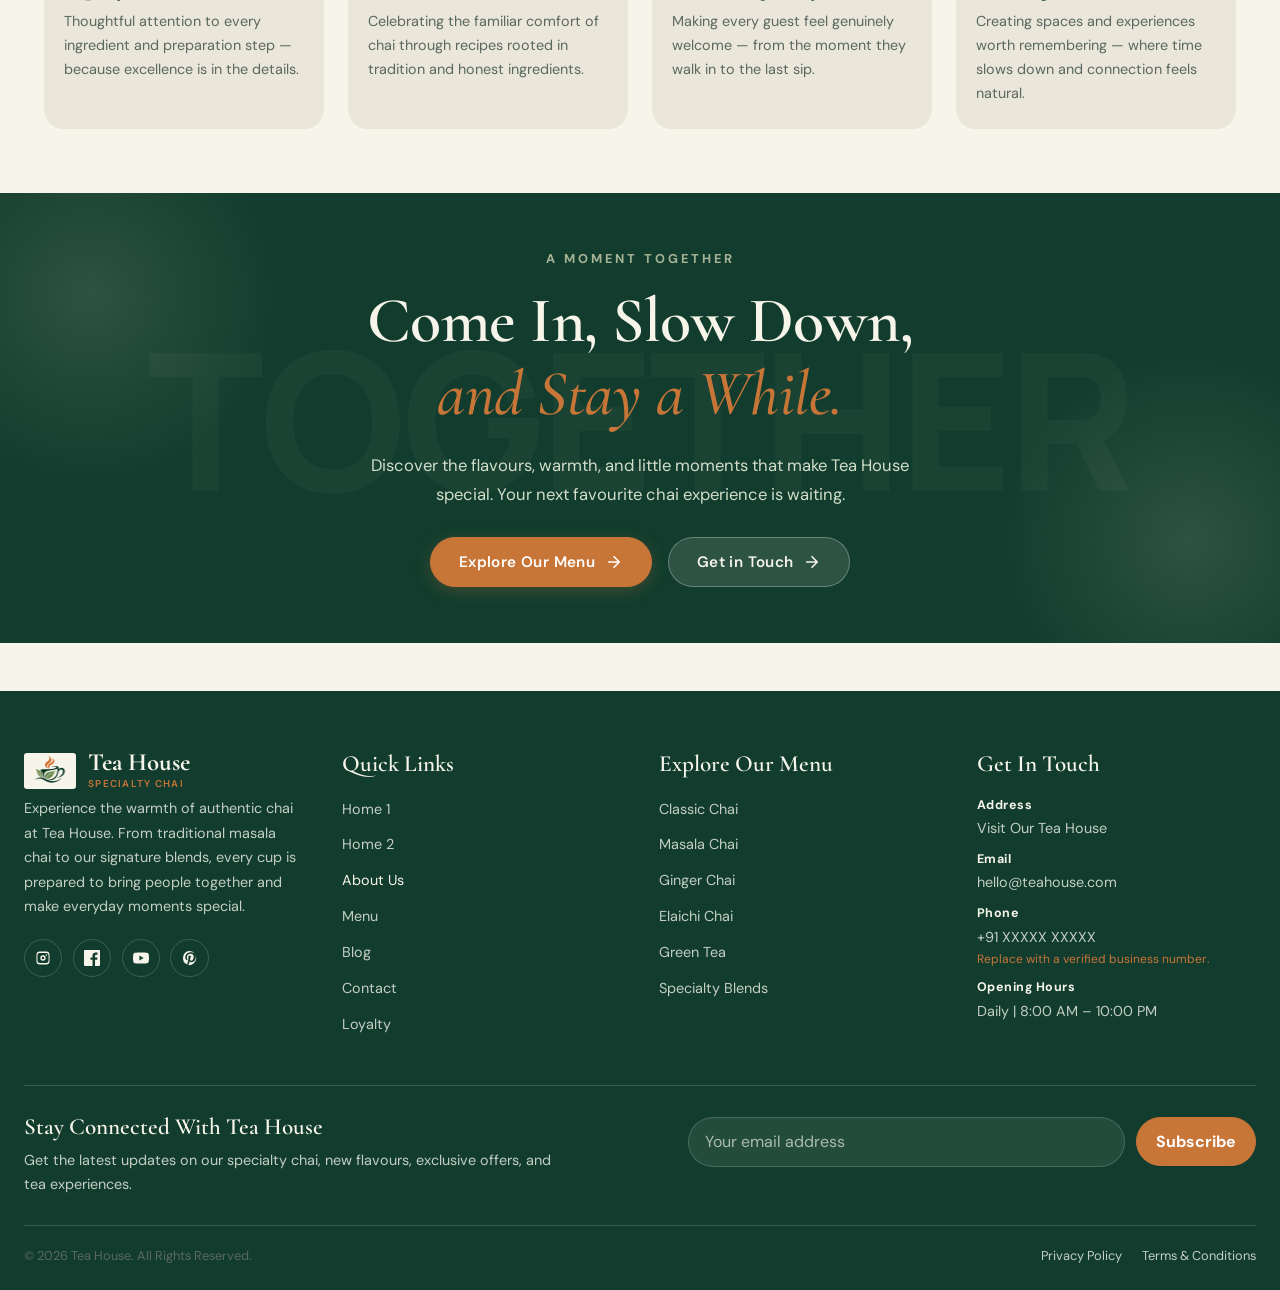
<file: about.html>
<!DOCTYPE html>
<html lang="en" dir="ltr" data-theme="light">
<head>
  <meta charset="UTF-8">
  <meta name="viewport" content="width=device-width, initial-scale=1.0">
  <meta name="description" content="About Tea House — Our story, mission, values, journey, and the people behind every cup of specialty chai.">
  <link rel="icon" type="image/png" href="assets/images/logo/logo.png">
  <title>About Us | Tea House & Specialty Chai</title>

  <!-- Google Fonts -->
  <link rel="preconnect" href="https://fonts.googleapis.com">
  <link rel="preconnect" href="https://fonts.gstatic.com" crossorigin>
  <link href="https://fonts.googleapis.com/css2?family=Caveat:wght@600&family=Cormorant+Garamond:ital,wght@0,500;0,600;0,700;1,400;1,600&family=DM+Sans:ital,wght@0,400;0,500;0,600;0,700;1,400&family=Manrope:wght@600;700;800;900&display=swap" rel="stylesheet">

  <!-- Bootstrap 5.3 CSS -->
  <link href="https://cdn.jsdelivr.net/npm/bootstrap@5.3.3/dist/css/bootstrap.min.css" rel="stylesheet">
  <!-- Bootstrap Icons CDN -->
  <link rel="stylesheet" href="https://cdn.jsdelivr.net/npm/bootstrap-icons@1.11.3/font/bootstrap-icons.min.css">

  <!-- Shared Stylesheets -->
  <link rel="stylesheet" href="assets/css/navbar.css">
  <link rel="stylesheet" href="assets/css/footer.css">
  <link rel="stylesheet" href="assets/css/style.css">
  <!-- Page-Specific Stylesheet -->
  <link rel="stylesheet" href="assets/css/pages/about.css">
  <link rel="stylesheet" href="assets/css/responsive.css">
</head>
<body data-current-page="about">

  <!-- Reusable Dynamic Navbar Placeholder -->
  <div id="navbar-placeholder"></div>

  <!-- ========================================================================
       SECTION 01 — ABOUT HERO / BRAND INTRODUCTION
       Editorial two-column layout closely matching reference composition:
       - Left: Eyebrow with line accent, Cormorant Garamond heading, supporting
         text, and terracotta CTA button
       - Right: Large arched top frame with warm studio backdrop, flower vase
         with blossom branches, and foreground steaming tea cup/tray
       - Overlapping large Sage Green circular shape behind the arch on left
       - Top vertical header stripe accent
       - Floating script badge "Good Chai, Better Days" in top-right
       - Fine-line botanical leaf illustration in bottom-left corner
       ======================================================================== -->
  <section class="ab-hero-section" id="aboutHero">
    <!-- Oversized ghost backdrop -->
    <div class="ab-hero-backdrop" aria-hidden="true">CHAI</div>

    <!-- Bottom-left botanical leaf decoration (matching reference) -->
    <div class="ab-hero-botanical" aria-hidden="true">
      <svg viewBox="0 0 180 240" fill="none" xmlns="http://www.w3.org/2000/svg">
        <path d="M 15 240 C 35 180 60 130 100 45 C 108 30 118 18 132 8" stroke="var(--color-accent-terracotta)" stroke-width="1.8" stroke-linecap="round" opacity="0.45"/>
        <path d="M 32 195 C 10 180 4 150 24 130 C 40 148 44 178 32 195 Z" fill="none" stroke="var(--color-accent-terracotta)" stroke-width="1.4" opacity="0.4"/>
        <path d="M 32 195 C 24 165 22 148 24 130" stroke="var(--color-accent-terracotta)" stroke-width="0.8" opacity="0.3"/>
        <path d="M 52 155 C 76 142 95 152 102 176 C 78 182 60 170 52 155 Z" fill="none" stroke="var(--color-accent-terracotta)" stroke-width="1.4" opacity="0.4"/>
        <path d="M 52 155 C 70 162 88 170 102 176" stroke="var(--color-accent-terracotta)" stroke-width="0.8" opacity="0.3"/>
        <path d="M 68 115 C 44 98 46 72 68 55 C 80 72 82 96 68 115 Z" fill="none" stroke="var(--color-accent-terracotta)" stroke-width="1.4" opacity="0.4"/>
        <path d="M 68 115 C 56 94 58 74 68 55" stroke="var(--color-accent-terracotta)" stroke-width="0.8" opacity="0.3"/>
        <path d="M 86 85 C 114 74 132 86 142 110 C 118 115 98 102 86 85 Z" fill="none" stroke="var(--color-accent-terracotta)" stroke-width="1.4" opacity="0.4"/>
        <path d="M 86 85 C 106 94 126 102 142 110" stroke="var(--color-accent-terracotta)" stroke-width="0.8" opacity="0.3"/>
        <path d="M 110 40 C 128 22 152 18 164 30 C 152 48 128 54 110 40 Z" fill="none" stroke="var(--color-accent-terracotta)" stroke-width="1.4" opacity="0.4"/>
      </svg>
    </div>

    <div class="container-editorial ab-hero-container">
      <div class="ab-hero-inner">

        <!-- LEFT: Editorial text column (matching reference) -->
        <div class="ab-hero-text reveal-on-scroll">
          <div class="ab-hero-eyebrow">
            <span class="editorial-category-label">OUR STORY, OUR PASSION</span>
            <span class="ab-eyebrow-line" aria-hidden="true"></span>
          </div>

          <h1 class="ab-hero-heading">
            A Little More Than<br>
            <span class="ab-heading-focus">Just a Cup of Chai.</span>
          </h1>

          <p class="ab-hero-desc">
            At Tea House, we believe the simplest moments can become the most meaningful.
            Inspired by the warmth of traditional chai and the joy of sharing, we bring together
            comforting flavours, thoughtful preparation, and a welcoming experience in every cup.
          </p>

          <div class="ab-hero-cta-row">
            <a href="#ourStory" class="btn-terracotta">
              <span>Discover Our Story</span>
              <svg width="18" height="18" viewBox="0 0 24 24" fill="none" stroke="currentColor" stroke-width="2.2" stroke-linecap="round" stroke-linejoin="round" aria-hidden="true">
                <path d="M5 12h14M12 5l7 7-7 7"/>
              </svg>
            </a>
          </div>
        </div>

        <!-- RIGHT: Composition matching reference -->
        <div class="ab-hero-composition">
          <!-- Top vertical accent bar (from top behind the arch, like in reference) -->
          <div class="ab-hero-top-bar" aria-hidden="true"></div>

          <!-- Large circular decorative shape (Sage Green, peeking on the left) -->
          <div class="ab-hero-circle-shape" aria-hidden="true"></div>

          <!-- Main arched frame: filled completely by the vase image -->
          <div class="ab-hero-arch-frame reveal-on-scroll" data-delay="150">
            <img src="assets/images/about-vase.png"
              alt="Artisanal ceramic vase with delicate blossoms"
              class="ab-hero-arch-img"
              loading="eager">
          </div>

          <!-- Foreground primary tea image: placed OUTSIDE the arch structure, overlapping in front -->
          <div class="ab-hero-tea-wrap reveal-on-scroll" data-delay="250">
            <img src="assets/images/about.png"
              alt="A steaming handcrafted cup of specialty chai served with whole aromatic spices and tea leaves"
              class="ab-hero-tea-img"
              loading="eager">
          </div>

          <!-- Rotated script badge (top-right of arch, exactly like reference) -->
          <div class="ab-hero-script-badge" aria-hidden="true">
            <span class="ab-script-line-1">Good Chai,</span>
            <span class="ab-script-line-2">Better Days</span>
            <span class="ab-script-decor"></span>
          </div>
        </div>

      </div>
    </div>
  </section>
  <!-- ========================================================================
       SECTION 02 — OUR COMPANY STORY
       Asymmetric image-and-text with oversized OUR JOURNEY backdrop
       ======================================================================== -->
  <section class="ab-story-section" id="ourStory"><span id="our-story" style="position:absolute;top:-80px;"></span>
    <!-- Ghost backdrop -->
    <div class="ab-story-backdrop" aria-hidden="true">JOURNEY</div>
    <svg class="ab-story-accent" viewBox="0 0 80 160" aria-hidden="true">
      <path d="M 75 5 C 27 24, 8 68, 23 155"></path>
    </svg>

    <div class="container-editorial">
      <!-- Eyebrow -->
      <div class="ab-section-header reveal-on-scroll">
        <span class="editorial-category-label">HOW IT ALL BEGAN</span>
        <h2 class="ab-section-heading">Rooted in Tradition.<br><em>Made for Today.</em></h2>
      </div>

      <div class="ab-story-inner">
        <!-- Left: Image stack -->
        <div class="ab-story-images reveal-on-scroll" data-delay="100">
          <div class="ab-story-img-primary-wrap">
            <img src="assets/images/ingredients/spices-mound.jpg"
              alt="Aromatic spices at the heart of every Tea House blend"
              class="ab-story-img-primary">
          </div>
          <div class="ab-story-img-secondary-wrap">
            <img src="assets/images/home2/experience/pause-cutting-glass.jpg"
              alt="A perfect cutting chai moment"
              class="ab-story-img-secondary">
            <div class="ab-story-img-tag">
              <i class="bi bi-leaf" aria-hidden="true"></i>
              <span>Authentic Ingredients</span>
            </div>
          </div>
        </div>

        <!-- Right: Story text -->
        <div class="ab-story-text reveal-on-scroll" data-delay="200">
          <p class="ab-story-para ab-story-lead">
            Tea has always been more than a drink. It brings people together, creates moments of
            comfort, and makes everyday conversations special. Inspired by this simple belief,
            Tea House was created to celebrate the familiar warmth of chai through thoughtfully
            prepared blends and a welcoming atmosphere.
          </p>
          <p class="ab-story-para">
            From the ingredients we choose to the way every cup is prepared, our focus remains on
            creating an experience that feels genuine, comforting, and memorable.
          </p>

          <!-- Stat row -->
          <div class="ab-story-stats">
            <div class="ab-stat-item">
              <span class="ab-stat-num">100<span class="ab-stat-plus">+</span></span>
              <span class="ab-stat-label">Chai Varieties</span>
            </div>
            <div class="ab-stat-divider" aria-hidden="true"></div>
            <div class="ab-stat-item">
              <span class="ab-stat-num">Every</span>
              <span class="ab-stat-label">Cup, Handcrafted</span>
            </div>
            <div class="ab-stat-divider" aria-hidden="true"></div>
            <div class="ab-stat-item">
              <span class="ab-stat-num">One</span>
              <span class="ab-stat-label">Mission: Warmth</span>
            </div>
          </div>
        </div>
      </div>
    </div>
  </section>

  <!-- ========================================================================
       SECTION 03 — MISSION & VISION
       Two balanced editorial panels side by side
       ======================================================================== -->
  <section class="ab-mv-section" id="missionVision">
    <div class="container-editorial">
      <div class="ab-section-header ab-section-header-center reveal-on-scroll">
        <span class="editorial-category-label">WHAT GUIDES US</span>
        <h2 class="ab-section-heading">A Purpose Behind<br><em>Every Pour.</em></h2>
      </div>

      <div class="ab-mv-panels">
        <!-- Mission Panel -->
        <div class="ab-mv-panel ab-mv-panel--mission reveal-on-scroll" data-delay="0">
          <div class="ab-mv-icon-wrap" aria-hidden="true">
            <svg width="32" height="32" viewBox="0 0 32 32" fill="none">
              <circle cx="16" cy="16" r="14" stroke="var(--color-accent-terracotta)" stroke-width="1.5"/>
              <path d="M10 16 C10 12 13 9 16 9 C19 9 22 12 22 16" stroke="var(--color-accent-terracotta)" stroke-width="1.5" stroke-linecap="round" fill="none"/>
              <path d="M13 20 Q16 23 19 20" stroke="var(--color-accent-terracotta)" stroke-width="1.5" stroke-linecap="round" fill="none"/>
            </svg>
          </div>
          <span class="ab-mv-label">Our Mission</span>
          <h3 class="ab-mv-title">What We Do</h3>
          <p class="ab-mv-text">
            To create meaningful tea experiences through carefully prepared chai, thoughtful ingredients,
            and warm hospitality — making every visit and every cup feel truly special.
          </p>
          <div class="ab-mv-rule" aria-hidden="true"></div>
        </div>

        <!-- Vision Panel -->
        <div class="ab-mv-panel ab-mv-panel--vision reveal-on-scroll" data-delay="150">
          <div class="ab-mv-icon-wrap" aria-hidden="true">
            <svg width="32" height="32" viewBox="0 0 32 32" fill="none">
              <circle cx="16" cy="16" r="14" stroke="var(--color-green-sage)" stroke-width="1.5"/>
              <circle cx="16" cy="16" r="5" stroke="var(--color-green-sage)" stroke-width="1.5" fill="none"/>
              <line x1="16" y1="2" x2="16" y2="8" stroke="var(--color-green-sage)" stroke-width="1.5" stroke-linecap="round"/>
              <line x1="16" y1="24" x2="16" y2="30" stroke="var(--color-green-sage)" stroke-width="1.5" stroke-linecap="round"/>
              <line x1="2" y1="16" x2="8" y2="16" stroke="var(--color-green-sage)" stroke-width="1.5" stroke-linecap="round"/>
              <line x1="24" y1="16" x2="30" y2="16" stroke="var(--color-green-sage)" stroke-width="1.5" stroke-linecap="round"/>
            </svg>
          </div>
          <span class="ab-mv-label">Our Vision</span>
          <h3 class="ab-mv-title">Where We're Going</h3>
          <p class="ab-mv-text">
            To become a beloved destination for authentic chai experiences — bringing people together
            through flavour, comfort, and the simple joy of shared moments.
          </p>
          <div class="ab-mv-rule ab-mv-rule--sage" aria-hidden="true"></div>
        </div>
      </div>
    </div>
  </section>

  <!-- ========================================================================
       SECTION 04 — JOURNEY / MILESTONES TIMELINE
       Numbered milestones: horizontal on desktop, vertical on mobile
       ======================================================================== -->
  <section class="ab-journey-section" id="ourJourney">
    <div class="ab-journey-backdrop" aria-hidden="true">STORY</div>

    <div class="container-editorial">
      <div class="ab-section-header reveal-on-scroll">
        <span class="editorial-category-label">MOMENTS THAT SHAPED US</span>
        <h2 class="ab-section-heading">Every Journey Has<br><em>a Beginning.</em></h2>
      </div>

      <!-- Timeline track -->
      <div class="ab-timeline">
        <div class="ab-timeline-track" aria-hidden="true"></div>

        <!-- Milestone 01 -->
        <div class="ab-milestone reveal-on-scroll" data-delay="0">
          <div class="ab-milestone-dot">
            <span class="ab-milestone-num">01</span>
          </div>
          <div class="ab-milestone-content">
            <div class="ab-milestone-icon" aria-hidden="true">
              <i class="bi bi-lightbulb"></i>
            </div>
            <h4 class="ab-milestone-title">The Idea</h4>
            <p class="ab-milestone-text">
              A simple belief that chai can make everyday moments more meaningful — that comfort
              and connection can be found in a single cup.
            </p>
          </div>
        </div>

        <!-- Milestone 02 -->
        <div class="ab-milestone reveal-on-scroll" data-delay="120">
          <div class="ab-milestone-dot">
            <span class="ab-milestone-num">02</span>
          </div>
          <div class="ab-milestone-content">
            <div class="ab-milestone-icon" aria-hidden="true">
              <i class="bi bi-cup-hot"></i>
            </div>
            <h4 class="ab-milestone-title">The Inspiration</h4>
            <p class="ab-milestone-text">
              Exploring traditional flavours, hand-selected ingredients, and the timeless culture
              of sharing tea that spans generations.
            </p>
          </div>
        </div>

        <!-- Milestone 03 -->
        <div class="ab-milestone reveal-on-scroll" data-delay="240">
          <div class="ab-milestone-dot">
            <span class="ab-milestone-num">03</span>
          </div>
          <div class="ab-milestone-content">
            <div class="ab-milestone-icon" aria-hidden="true">
              <i class="bi bi-house-heart"></i>
            </div>
            <h4 class="ab-milestone-title">The Experience</h4>
            <p class="ab-milestone-text">
              Building a welcoming tea-house concept around comfort, quality, and genuine human
              connection — one cup at a time.
            </p>
          </div>
        </div>

        <!-- Milestone 04 -->
        <div class="ab-milestone reveal-on-scroll" data-delay="360">
          <div class="ab-milestone-dot">
            <span class="ab-milestone-num">04</span>
          </div>
          <div class="ab-milestone-content">
            <div class="ab-milestone-icon" aria-hidden="true">
              <i class="bi bi-stars"></i>
            </div>
            <h4 class="ab-milestone-title">The Journey Ahead</h4>
            <p class="ab-milestone-text">
              Continuing to create memorable experiences, celebrate authentic chai culture, and
              bring warmth to every moment — now and always.
            </p>
          </div>
        </div>

      </div><!-- .ab-timeline -->
    </div>
  </section>

  <!-- ========================================================================
       SECTION 05 — MEET OUR TEAM
       Editorial team grid with consistent image heights and hover effects
       ======================================================================== -->
  <section class="ab-team-section" id="ourTeam">
    <div class="container-editorial">
      <div class="ab-section-header ab-section-header-center reveal-on-scroll">
        <span class="editorial-category-label">THE PEOPLE BEHIND THE EXPERIENCE</span>
        <h2 class="ab-section-heading">Made Special by the<br><em>People Who Care.</em></h2>
      </div>

      <div class="ab-team-grid" id="teamGrid">
        <!-- Team cards injected by about.js from TEAM_DATA array -->
      </div>

      <p class="ab-team-note reveal-on-scroll">
        Team profiles are sample placeholders. Update <code>TEAM_DATA</code> in <code>assets/js/pages/about.js</code> with your team's details.
      </p>
    </div>
  </section>

  <!-- ========================================================================
       SECTION 06 — CUSTOMER TESTIMONIALS
       Horizontal testimonial carousel with refined quotation styling
       ======================================================================== -->
  <section class="ab-testimonial-section" id="whatTheySay">
    <div class="ab-testimonial-backdrop" aria-hidden="true">LOVE</div>

    <div class="container-editorial">
      <div class="ab-section-header ab-section-header-center reveal-on-scroll">
        <span class="editorial-category-label">KIND WORDS, WARM MOMENTS</span>
        <h2 class="ab-section-heading">The Best Part of<br><em>What We Do Is You.</em></h2>
      </div>

      <!-- Testimonial carousel -->
      <div class="ab-testimonial-carousel" role="region" aria-label="Customer testimonials">
        <div class="ab-testimonial-track" id="testimonialTrack">
          <!-- Cards injected by about.js -->
        </div>

        <!-- Navigation -->
        <div class="ab-testimonial-nav" role="group" aria-label="Testimonial navigation">
          <button class="ab-testimonial-btn ab-testimonial-prev" id="testimonialPrev" aria-label="Previous testimonial">
            <i class="bi bi-arrow-left" aria-hidden="true"></i>
          </button>
          <div class="ab-testimonial-dots" id="testimonialDots" role="tablist" aria-label="Testimonial indicators"></div>
          <button class="ab-testimonial-btn ab-testimonial-next" id="testimonialNext" aria-label="Next testimonial">
            <i class="bi bi-arrow-right" aria-hidden="true"></i>
          </button>
        </div>
      </div>
    </div>
  </section>

  <!-- ========================================================================
       SECTION 07 — OUR VALUES
       Four aligned brand value cards on desktop, 2-col mobile
       ======================================================================== -->
  <section class="ab-values-section" id="ourValues">
    <div class="container-editorial">
      <div class="ab-section-header ab-section-header-center reveal-on-scroll">
        <span class="editorial-category-label">WHAT MATTERS TO US</span>
        <h2 class="ab-section-heading">The Little Things<br><em>Make the Difference.</em></h2>
      </div>

      <div class="ab-values-grid">

        <!-- Value 01 -->
        <div class="ab-value-item reveal-on-scroll" data-delay="0">
          <div class="ab-value-icon" aria-hidden="true">
            <svg width="28" height="28" viewBox="0 0 28 28" fill="none">
              <path d="M14 3 L14 25 M3 14 L25 14" stroke="var(--color-accent-terracotta)" stroke-width="1.5" stroke-linecap="round"/>
              <circle cx="14" cy="14" r="6" stroke="var(--color-accent-terracotta)" stroke-width="1.5" fill="none"/>
            </svg>
          </div>
          <h4 class="ab-value-title">Quality First</h4>
          <p class="ab-value-text">Thoughtful attention to every ingredient and preparation step — because excellence is in the details.</p>
        </div>

        <!-- Value 02 -->
        <div class="ab-value-item reveal-on-scroll" data-delay="100">
          <div class="ab-value-icon" aria-hidden="true">
            <svg width="28" height="28" viewBox="0 0 28 28" fill="none">
              <path d="M4 14 Q8 6 14 10 Q20 14 24 6" stroke="var(--color-green-sage)" stroke-width="1.5" stroke-linecap="round" fill="none"/>
              <circle cx="14" cy="10" r="2.5" fill="var(--color-green-sage)" opacity="0.6"/>
            </svg>
          </div>
          <h4 class="ab-value-title">Authentic Flavours</h4>
          <p class="ab-value-text">Celebrating the familiar comfort of chai through recipes rooted in tradition and honest ingredients.</p>
        </div>

        <!-- Value 03 -->
        <div class="ab-value-item reveal-on-scroll" data-delay="200">
          <div class="ab-value-icon" aria-hidden="true">
            <svg width="28" height="28" viewBox="0 0 28 28" fill="none">
              <path d="M14 4 C8 4 4 9 4 14 C4 19 7 22 14 24 C21 22 24 19 24 14 C24 9 20 4 14 4Z" stroke="var(--color-accent-terracotta)" stroke-width="1.5" fill="none"/>
              <path d="M10 14 Q14 18 18 14" stroke="var(--color-accent-terracotta)" stroke-width="1.5" stroke-linecap="round" fill="none"/>
            </svg>
          </div>
          <h4 class="ab-value-title">Warm Hospitality</h4>
          <p class="ab-value-text">Making every guest feel genuinely welcome — from the moment they walk in to the last sip.</p>
        </div>

        <!-- Value 04 -->
        <div class="ab-value-item reveal-on-scroll" data-delay="300">
          <div class="ab-value-icon" aria-hidden="true">
            <svg width="28" height="28" viewBox="0 0 28 28" fill="none">
              <path d="M14 5 L16.5 11 L23 11.5 L18 16 L19.5 23 L14 19.5 L8.5 23 L10 16 L5 11.5 L11.5 11 Z" stroke="var(--color-green-sage)" stroke-width="1.5" stroke-linejoin="round" fill="none"/>
            </svg>
          </div>
          <h4 class="ab-value-title">Meaningful Moments</h4>
          <p class="ab-value-text">Creating spaces and experiences worth remembering — where time slows down and connection feels natural.</p>
        </div>

      </div>
    </div>
  </section>

  <!-- ========================================================================
       SECTION 08 — FINAL CTA
       Deep forest green background, ivory text, and terracotta CTAs
       ======================================================================== -->
  <section class="ab-cta-section" id="joinUs">
    <!-- Oversized ghost text -->
    <div class="ab-cta-backdrop" aria-hidden="true">TOGETHER</div>
    <!-- Sage organic shapes -->
    <div class="ab-cta-blob ab-cta-blob--left" aria-hidden="true"></div>
    <div class="ab-cta-blob ab-cta-blob--right" aria-hidden="true"></div>

    <div class="container-editorial ab-cta-inner">
      <div class="ab-cta-content reveal-on-scroll">
        <span class="ab-cta-eyebrow editorial-category-label">A MOMENT TOGETHER</span>
        <h2 class="ab-cta-heading">Come In, Slow Down,<br><em>and Stay a While.</em></h2>
        <p class="ab-cta-desc">
          Discover the flavours, warmth, and little moments that make Tea House special.
          Your next favourite chai experience is waiting.
        </p>
        <div class="ab-cta-buttons">
          <a href="menu.html" class="btn-terracotta">
            <span>Explore Our Menu</span>
            <svg width="18" height="18" viewBox="0 0 24 24" fill="none" stroke="currentColor" stroke-width="2.2" stroke-linecap="round" stroke-linejoin="round" aria-hidden="true">
              <path d="M5 12h14M12 5l7 7-7 7"/>
            </svg>
          </a>
          <a href="contact.html" class="btn-forest ab-cta-btn-alt">
            <span>Get in Touch</span>
            <svg width="18" height="18" viewBox="0 0 24 24" fill="none" stroke="currentColor" stroke-width="2.2" stroke-linecap="round" stroke-linejoin="round" aria-hidden="true">
              <path d="M5 12h14M12 5l7 7-7 7"/>
            </svg>
          </a>
        </div>
      </div>
    </div>
  </section>

  <!-- Reusable Dynamic Footer Placeholder -->
  <div id="footer-placeholder"></div>

  <!-- Toast Container -->
  <div id="toastNotificationContainer" class="toast-container position-fixed bottom-0 end-0 p-3" style="z-index: 1200;"></div>

  <!-- Bootstrap 5.3 JS Bundle -->
  <script src="https://cdn.jsdelivr.net/npm/bootstrap@5.3.3/dist/js/bootstrap.bundle.min.js"></script>

  <!-- Modular Vanilla JavaScript Files -->
  <script src="assets/js/theme.js"></script>
  <script src="assets/js/language.js"></script>
  <script src="assets/js/navbar.js"></script>
  <script src="assets/js/footer.js"></script>
  <script src="assets/js/main.js"></script>
  <script src="assets/js/pages/about.js"></script>
</body>
</html>
</file>
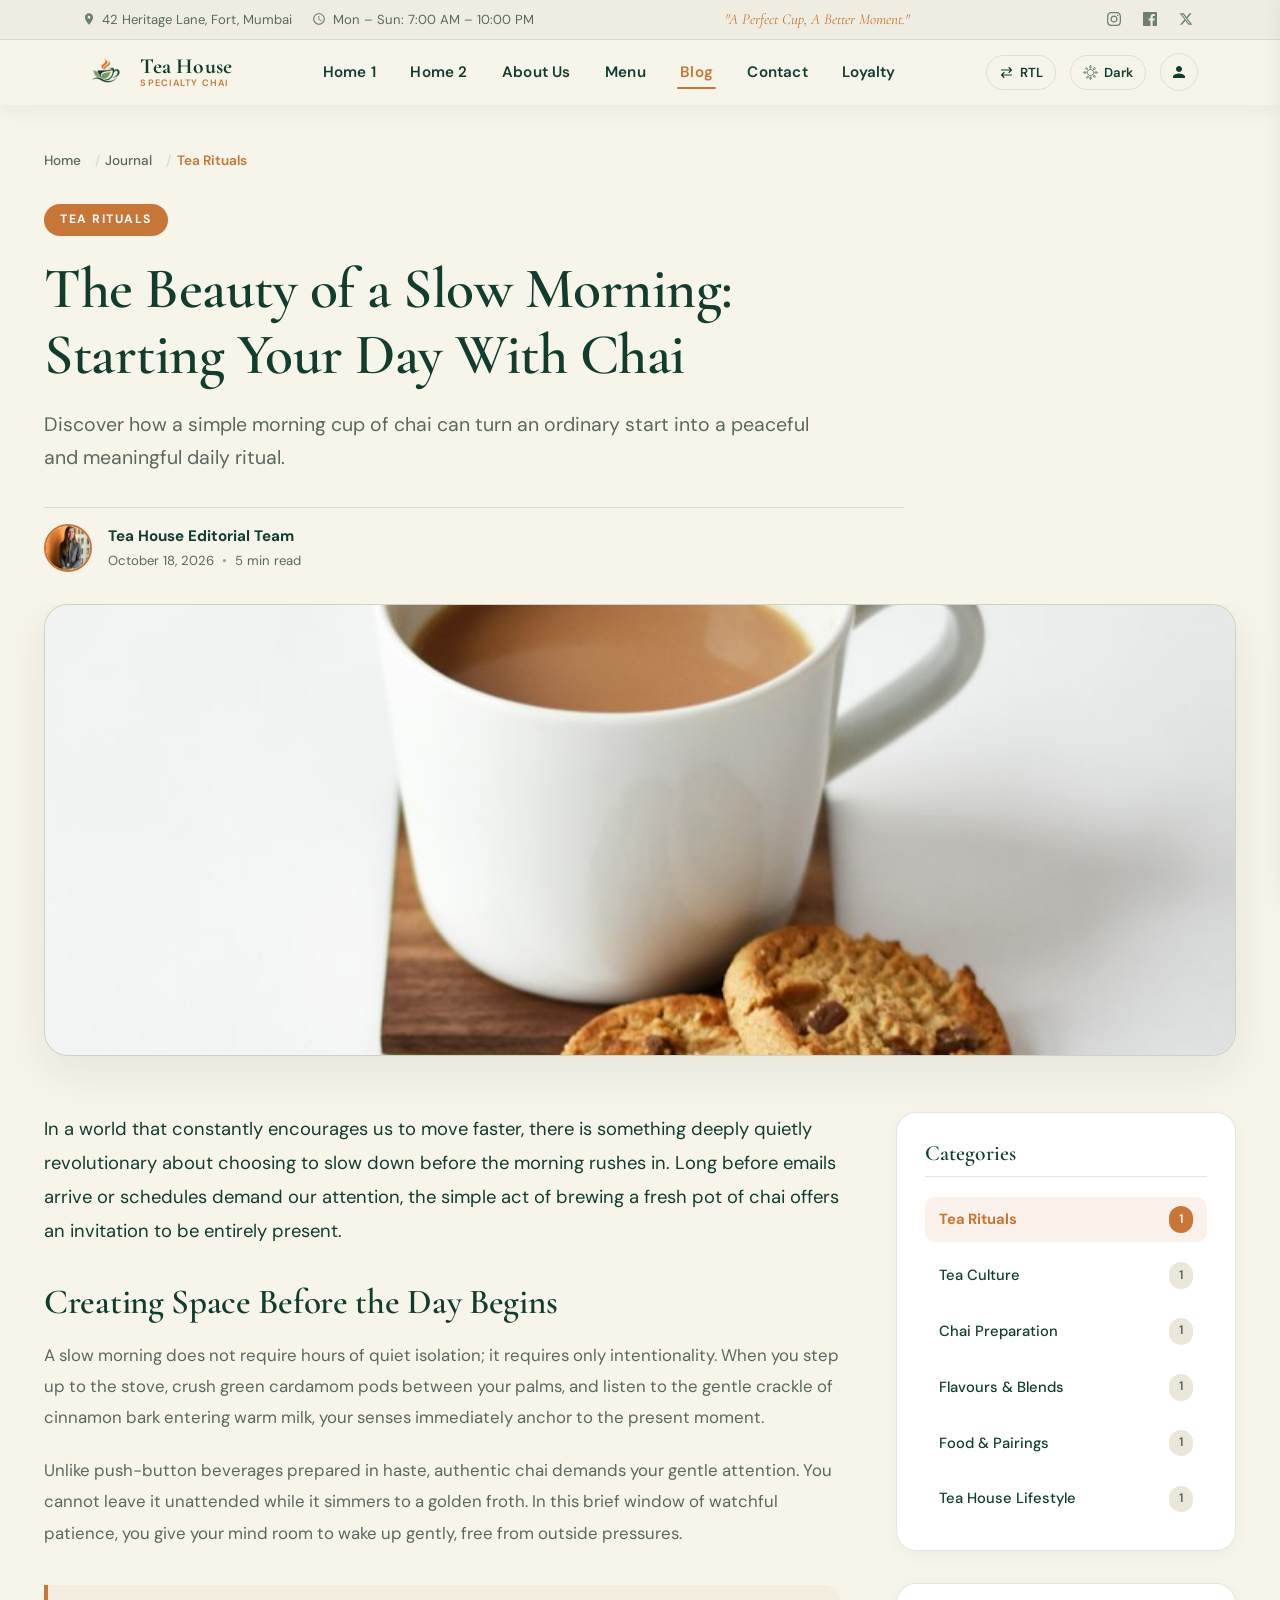
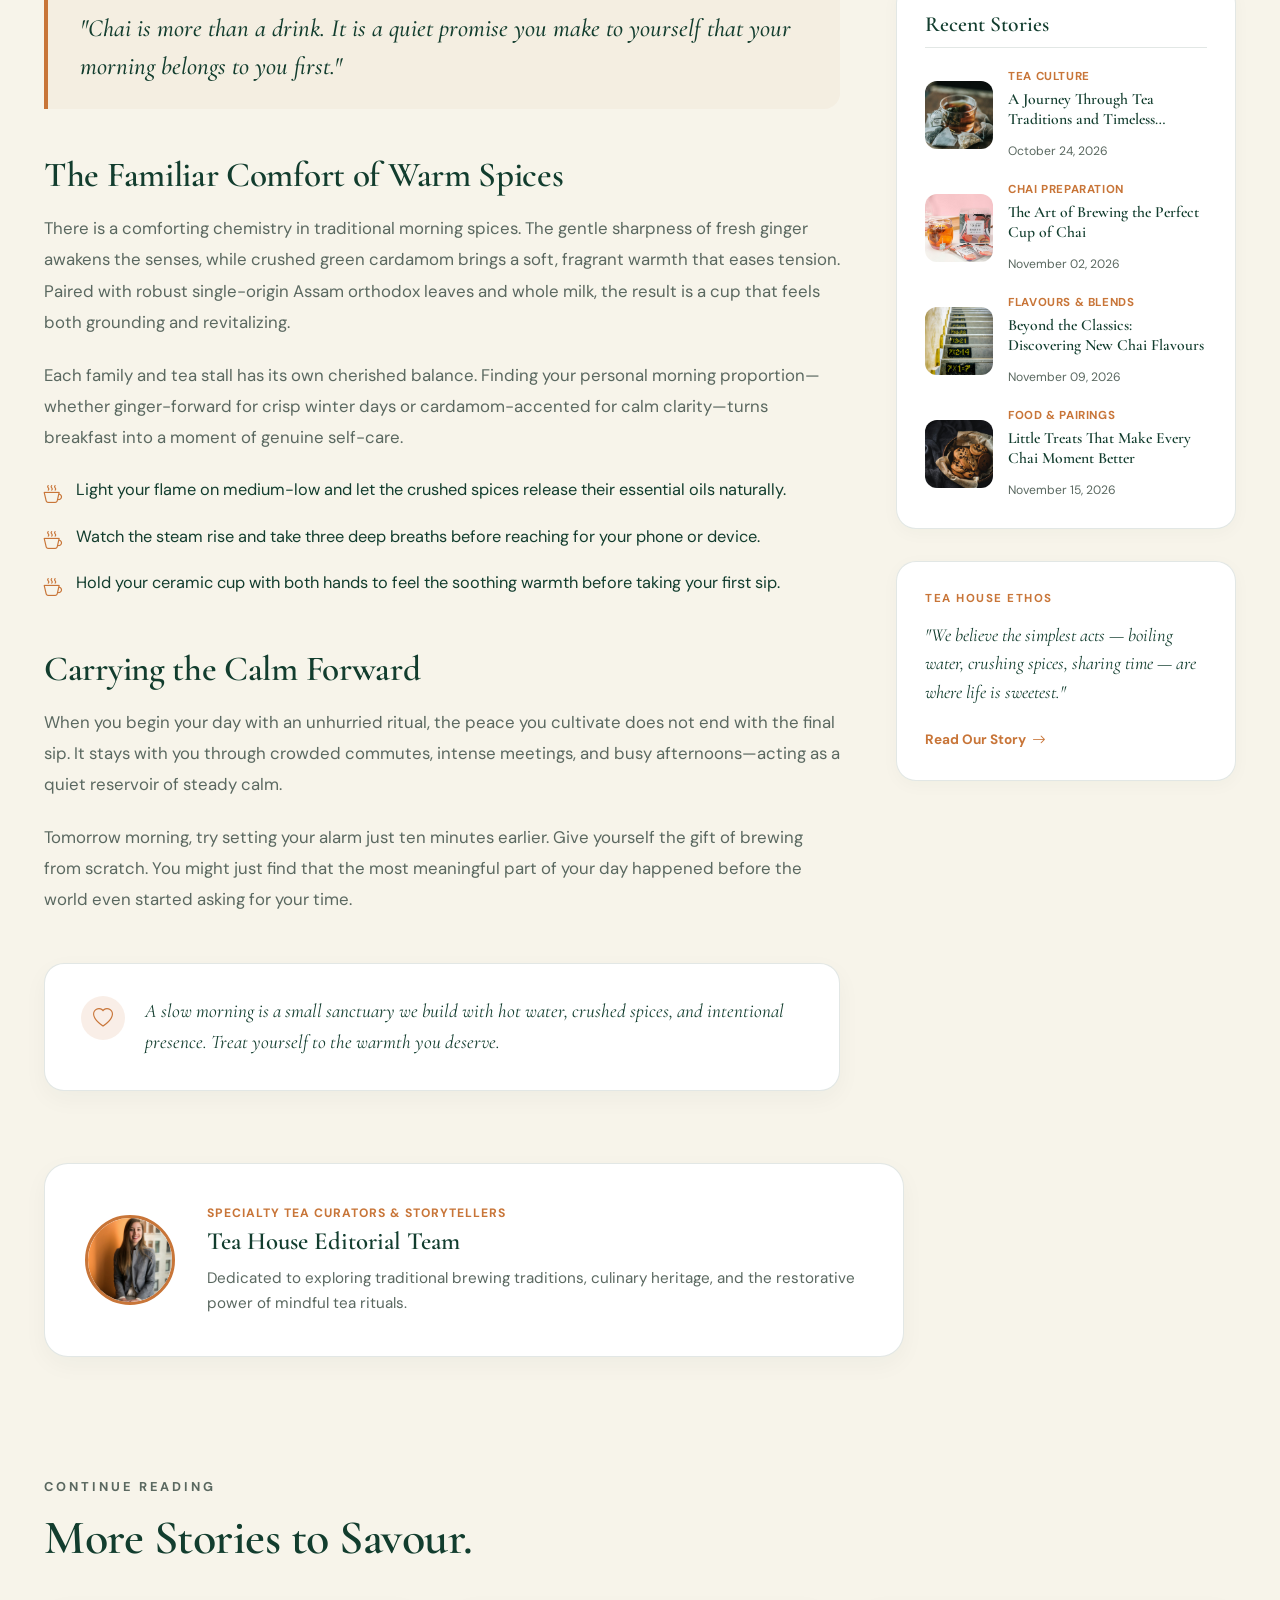
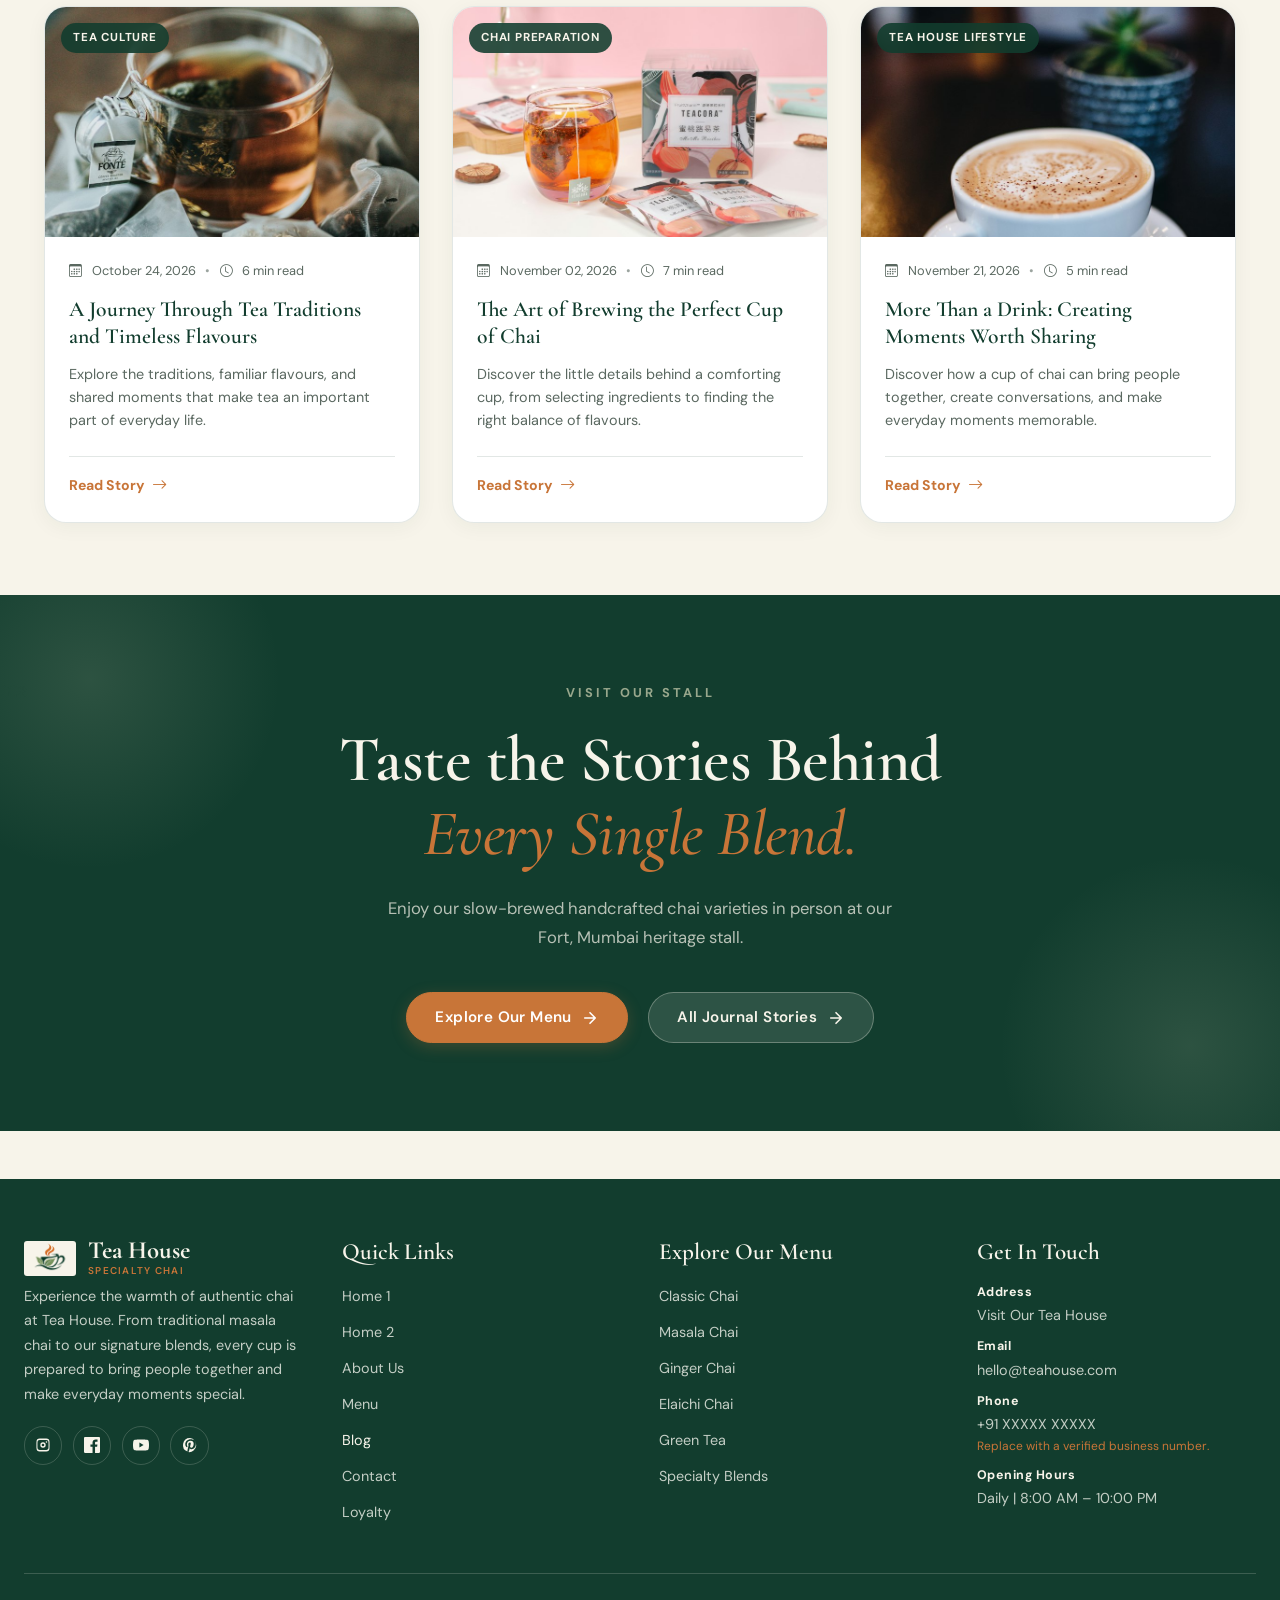
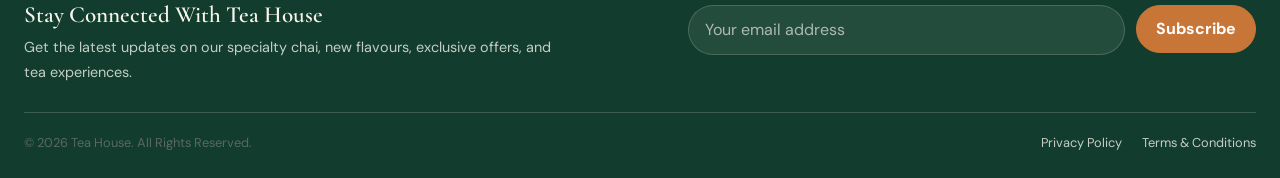
<file: blog-detail.html>
<!DOCTYPE html>
<html lang="en" dir="ltr" data-theme="light">
<head>
  <meta charset="UTF-8">
  <meta name="viewport" content="width=device-width, initial-scale=1.0">
  <meta name="description" content="Read full article on The Tea House Journal — Authentic stories, brewing guides, and mindful tea rituals.">
  <link rel="icon" type="image/png" href="assets/images/logo/logo.png">
  <title id="pageTitle">Article Detail | The Tea House Journal</title>

  <!-- Google Fonts -->
  <link rel="preconnect" href="https://fonts.googleapis.com">
  <link rel="preconnect" href="https://fonts.gstatic.com" crossorigin>
  <link href="https://fonts.googleapis.com/css2?family=Caveat:wght@600&family=Cormorant+Garamond:ital,wght@0,500;0,600;0,700;1,400;1,600&family=DM+Sans:ital,wght@0,400;0,500;0,600;0,700;1,400&family=Manrope:wght@600;700;800;900&display=swap" rel="stylesheet">

  <!-- Bootstrap 5.3 CSS -->
  <link href="https://cdn.jsdelivr.net/npm/bootstrap@5.3.3/dist/css/bootstrap.min.css" rel="stylesheet">
  <!-- Bootstrap Icons CDN -->
  <link rel="stylesheet" href="https://cdn.jsdelivr.net/npm/bootstrap-icons@1.11.3/font/bootstrap-icons.min.css">

  <!-- Shared Stylesheets -->
  <link rel="stylesheet" href="assets/css/navbar.css">
  <link rel="stylesheet" href="assets/css/footer.css">
  <link rel="stylesheet" href="assets/css/style.css">
  <!-- Page-Specific Stylesheets -->
  <link rel="stylesheet" href="assets/css/pages/blog.css">
  <link rel="stylesheet" href="assets/css/pages/blog-detail.css">
  <link rel="stylesheet" href="assets/css/responsive.css">
</head>
<body data-current-page="blog">

  <!-- Reusable Dynamic Navbar Placeholder -->
  <div id="navbar-placeholder"></div>

  <!-- ========================================================================
       ARTICLE HEADER & HERO
       ======================================================================== -->
  <header class="detail-header-section" id="articleHeader">
    <div class="container-editorial">
      <!-- Breadcrumb navigation -->
      <nav class="detail-breadcrumb" aria-label="Breadcrumb">
        <ol class="breadcrumb mb-0">
          <li class="breadcrumb-item"><a href="index.html">Home</a></li>
          <li class="breadcrumb-item"><a href="blog.html">Journal</a></li>
          <li class="breadcrumb-item active" id="articleCategoryBreadcrumb" aria-current="page">Tea Rituals</li>
        </ol>
      </nav>

      <div class="detail-header-content">
        <div class="detail-category-badge" id="articleCategoryBadge">Tea Rituals</div>
        <h1 class="detail-article-title" id="articleTitle">The Beauty of a Slow Morning: Starting Your Day With Chai</h1>
        <p class="detail-article-intro" id="articleIntro">
          Discover how a simple morning cup of chai can turn an ordinary start into a peaceful and meaningful daily ritual.
        </p>

        <!-- Meta row: Author, Date, Reading time -->
        <div class="detail-meta-bar">
          <div class="detail-author-thumb">
            <img src="assets/images/team/team-member-01.jpg" alt="Author" id="articleAuthorImg">
          </div>
          <div class="detail-meta-text">
            <span class="detail-author-name" id="articleAuthorName">Tea House Editorial Team</span>
            <div class="detail-meta-sub">
              <span id="articleDate">October 18, 2026</span>
              <span class="detail-meta-dot" aria-hidden="true">•</span>
              <span id="articleReadTime">5 min read</span>
            </div>
          </div>
        </div>
      </div>
    </div>
  </header>

  <!-- ========================================================================
       FEATURED COVER IMAGE
       ======================================================================== -->
  <section class="detail-cover-section">
    <div class="container-editorial">
      <div class="detail-cover-wrapper">
        <img src="assets/images/blog/slow-morning.jpg" alt="Article Cover" class="detail-cover-img" id="articleCoverImg">
      </div>
    </div>
  </section>

  <!-- ========================================================================
       ARTICLE BODY + SIDEBAR LAYOUT (Two-column on desktop)
       ======================================================================== -->
  <main class="detail-content-section">
    <div class="container-editorial">
      <div class="detail-layout-grid">

        <!-- PRIMARY ARTICLE CONTENT (Left column) -->
        <article class="detail-main-article" id="articleBodyContainer">
          <!-- Article sections injected safely by blog-detail.js -->
        </article>

        <!-- SIDEBAR (Right column on desktop, moves below on mobile) -->
        <aside class="detail-sidebar" aria-label="Journal Sidebar">
          <!-- Categories widget -->
          <div class="detail-widget detail-widget-categories">
            <h4 class="detail-widget-title">Categories</h4>
            <ul class="detail-cat-list" id="sidebarCategoryList">
              <!-- Rendered by blog-detail.js -->
            </ul>
          </div>

          <!-- Recent posts widget -->
          <div class="detail-widget detail-widget-recent">
            <h4 class="detail-widget-title">Recent Stories</h4>
            <div class="detail-recent-list" id="sidebarRecentList">
              <!-- Rendered by blog-detail.js -->
            </div>
          </div>

          <!-- Editorial quote box -->
          <div class="detail-widget detail-widget-quote">
            <span class="editorial-category-label">TEA HOUSE ETHOS</span>
            <p class="detail-quote-text">
              "We believe the simplest acts — boiling water, crushing spices, sharing time — are where life is sweetest."
            </p>
            <a href="about.html" class="detail-quote-link">
              <span>Read Our Story</span>
              <i class="bi bi-arrow-right" aria-hidden="true"></i>
            </a>
          </div>
        </aside>

      </div>
    </div>
  </main>

  <!-- ========================================================================
       AUTHOR BIO PROFILE SECTION
       ======================================================================== -->
  <section class="detail-author-section">
    <div class="container-editorial">
      <div class="detail-author-card">
        <div class="detail-author-card-avatar">
          <img src="assets/images/team/team-member-01.jpg" alt="Author" id="authorCardImg">
        </div>
        <div class="detail-author-card-info">
          <span class="detail-author-card-role" id="authorCardRole">Specialty Tea Curators</span>
          <h3 class="detail-author-card-name" id="authorCardName">Tea House Editorial Team</h3>
          <p class="detail-author-card-bio" id="authorCardBio">
            Dedicated to exploring traditional brewing traditions, culinary heritage, and the restorative power of mindful tea rituals.
          </p>
        </div>
      </div>
    </div>
  </section>

  <!-- ========================================================================
       RELATED ARTICLES SUGGESTIONS (3 Cards)
       ======================================================================== -->
  <section class="detail-related-section" id="relatedStories">
    <div class="container-editorial">
      <div class="blog-section-header">
        <span class="editorial-category-label">CONTINUE READING</span>
        <h2 class="blog-section-heading">More Stories to Savour.</h2>
      </div>

      <div class="detail-related-grid" id="relatedGrid">
        <!-- Rendered by blog-detail.js from post.relatedIds -->
      </div>
    </div>
  </section>

  <!-- ========================================================================
       FINAL CTA
       ======================================================================== -->
  <section class="blog-cta-section" id="detailCta">
    <div class="blog-cta-backdrop" aria-hidden="true">STORIES</div>
    <div class="blog-cta-blob blog-cta-blob--left" aria-hidden="true"></div>
    <div class="blog-cta-blob blog-cta-blob--right" aria-hidden="true"></div>

    <div class="container-editorial blog-cta-inner">
      <div class="blog-cta-content">
        <span class="blog-cta-eyebrow editorial-category-label">VISIT OUR STALL</span>
        <h2 class="blog-cta-heading">Taste the Stories Behind<br><em>Every Single Blend.</em></h2>
        <p class="blog-cta-desc">
          Enjoy our slow-brewed handcrafted chai varieties in person at our Fort, Mumbai heritage stall.
        </p>
        <div class="blog-cta-buttons">
          <a href="menu.html" class="btn-terracotta">
            <span>Explore Our Menu</span>
            <svg width="18" height="18" viewBox="0 0 24 24" fill="none" stroke="currentColor" stroke-width="2.2" stroke-linecap="round" stroke-linejoin="round" aria-hidden="true">
              <path d="M5 12h14M12 5l7 7-7 7"/>
            </svg>
          </a>
          <a href="blog.html" class="btn-forest blog-cta-btn-alt">
            <span>All Journal Stories</span>
            <svg width="18" height="18" viewBox="0 0 24 24" fill="none" stroke="currentColor" stroke-width="2.2" stroke-linecap="round" stroke-linejoin="round" aria-hidden="true">
              <path d="M5 12h14M12 5l7 7-7 7"/>
            </svg>
          </a>
        </div>
      </div>
    </div>
  </section>

  <!-- Reusable Dynamic Footer Placeholder -->
  <div id="footer-placeholder"></div>

  <!-- Toast Container Placeholder -->
  <div id="toastNotificationContainer" class="toast-container position-fixed bottom-0 end-0 p-3" style="z-index: 1200;"></div>

  <!-- Interactive Modals: Login & Signup -->
  <div class="modal fade" id="loginModal" tabindex="-1" aria-labelledby="loginModalLabel" aria-hidden="true">
    <div class="modal-dialog modal-dialog-centered">
      <div class="modal-content modal-content-custom">
        <div class="modal-header modal-header-custom">
          <h2 class="modal-title" id="loginModalLabel">Welcome Back</h2>
          <button type="button" class="btn-close" data-bs-dismiss="modal" aria-label="Close"></button>
        </div>
        <div class="modal-body pt-4">
          <form id="loginForm" onsubmit="event.preventDefault(); bootstrap.Modal.getInstance(document.getElementById('loginModal')).hide(); showToast('Welcome back to Tea House!');">
            <div class="mb-3">
              <label for="loginEmail" class="form-label small fw-semibold">Email or Mobile Number</label>
              <input type="text" class="form-control form-control-custom" id="loginEmail" placeholder="you@domain.com or 10-digit mobile" required>
            </div>
            <div class="mb-4">
              <label for="loginPassword" class="form-label small fw-semibold">Password</label>
              <input type="password" class="form-control form-control-custom" id="loginPassword" placeholder="••••••••" required>
            </div>
            <button type="submit" class="btn-forest w-100 justify-content-center py-2 mb-3">Sign In</button>
            <p class="text-center small text-muted mb-0">
              Don't have an account? <a href="#signup" data-bs-toggle="modal" data-bs-target="#signupModal" class="fw-semibold text-decoration-underline" style="color: var(--color-accent-terracotta);">Create an account</a>
            </p>
          </form>
        </div>
      </div>
    </div>
  </div>

  <div class="modal fade" id="signupModal" tabindex="-1" aria-labelledby="signupModalLabel" aria-hidden="true">
    <div class="modal-dialog modal-dialog-centered">
      <div class="modal-content modal-content-custom">
        <div class="modal-header modal-header-custom">
          <h2 class="modal-title" id="signupModalLabel">Join Our Tea Circle</h2>
          <button type="button" class="btn-close" data-bs-dismiss="modal" aria-label="Close"></button>
        </div>
        <div class="modal-body pt-4">
          <form id="signupForm" onsubmit="event.preventDefault(); bootstrap.Modal.getInstance(document.getElementById('signupModal')).hide(); showToast('Account created! Welcome to Tea House Rewards.');">
            <div class="mb-3">
              <label for="signupName" class="form-label small fw-semibold">Full Name</label>
              <input type="text" class="form-control form-control-custom" id="signupName" placeholder="Your name" required>
            </div>
            <div class="mb-3">
              <label for="signupEmail" class="form-label small fw-semibold">Email Address</label>
              <input type="email" class="form-control form-control-custom" id="signupEmail" placeholder="you@domain.com" required>
            </div>
            <div class="mb-4">
              <label for="signupPassword" class="form-label small fw-semibold">Create Password</label>
              <input type="password" class="form-control form-control-custom" id="signupPassword" placeholder="At least 8 characters" required>
            </div>
            <button type="submit" class="btn-terracotta w-100 justify-content-center py-2 mb-3">Register &amp; Claim 50 Loyalty Leaves</button>
            <p class="text-center small text-muted mb-0">
              Already a member? <a href="#login" data-bs-toggle="modal" data-bs-target="#loginModal" class="fw-semibold text-decoration-underline" style="color: var(--color-accent-terracotta);">Log in here</a>
            </p>
          </form>
        </div>
      </div>
    </div>
  </div>

  <!-- Bootstrap 5.3 JS Bundle -->
  <script src="https://cdn.jsdelivr.net/npm/bootstrap@5.3.3/dist/js/bootstrap.bundle.min.js"></script>

  <!-- Modular Vanilla JavaScript Files -->
  <script src="assets/js/theme.js"></script>
  <script src="assets/js/language.js"></script>
  <script src="assets/js/navbar.js"></script>
  <script src="assets/js/footer.js"></script>
  <script src="assets/js/main.js"></script>
  <!-- Central Blog Data -->
  <script src="assets/js/data/blog-data.js"></script>
  <!-- Blog Detail Renderer -->
  <script src="assets/js/pages/blog-detail.js"></script>
</body>
</html>
</file>
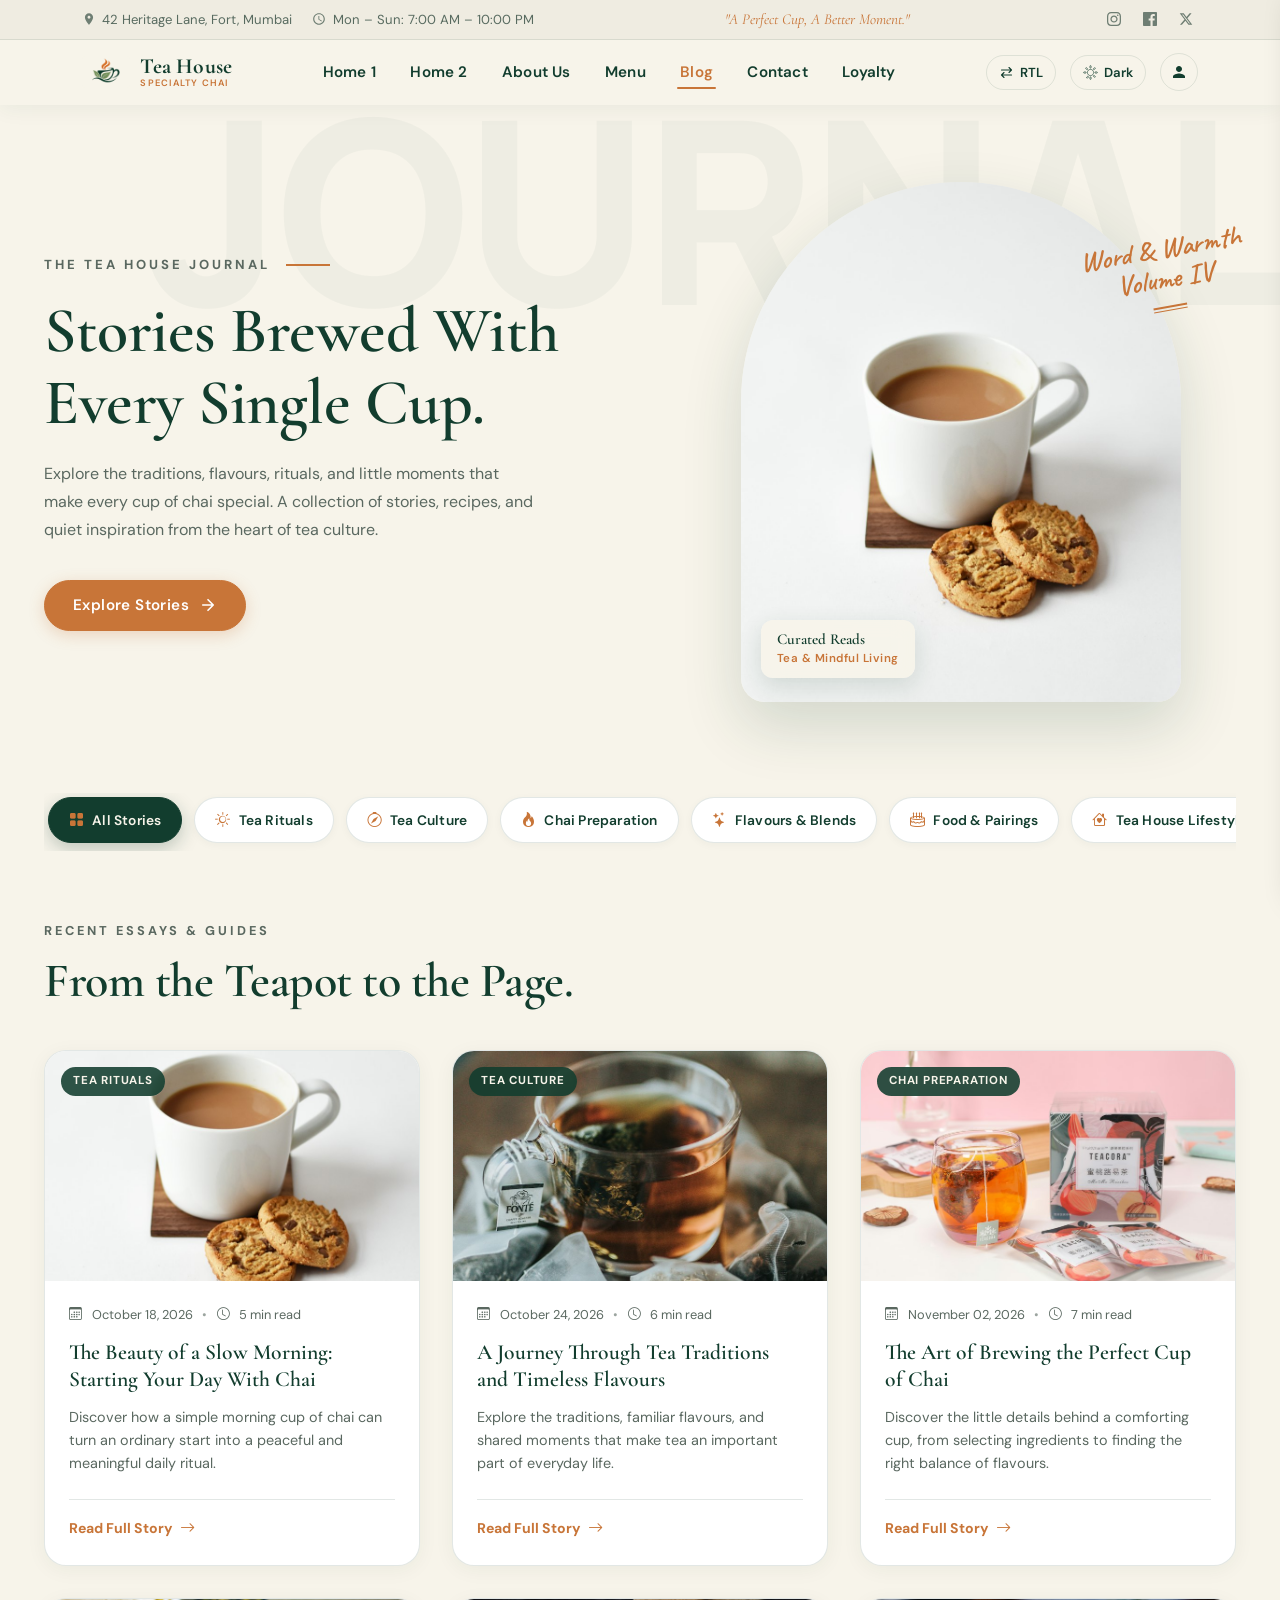
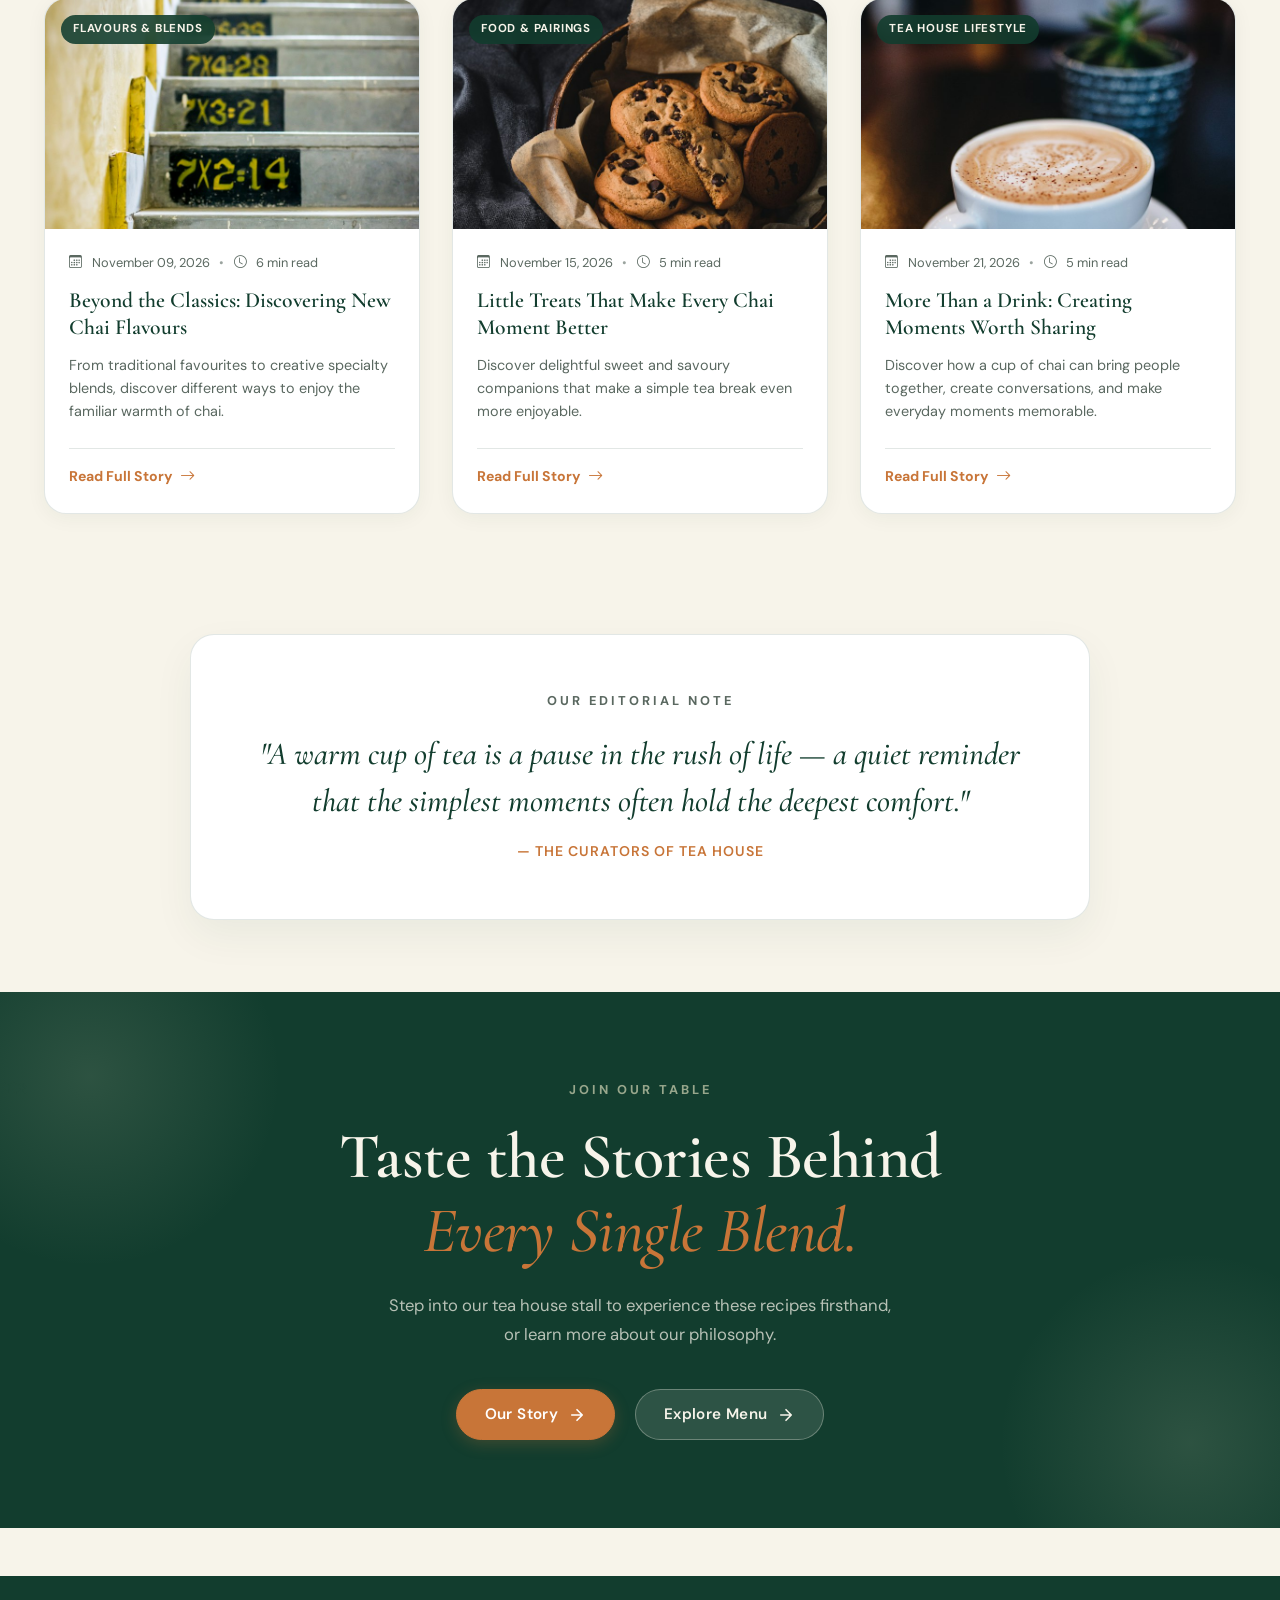
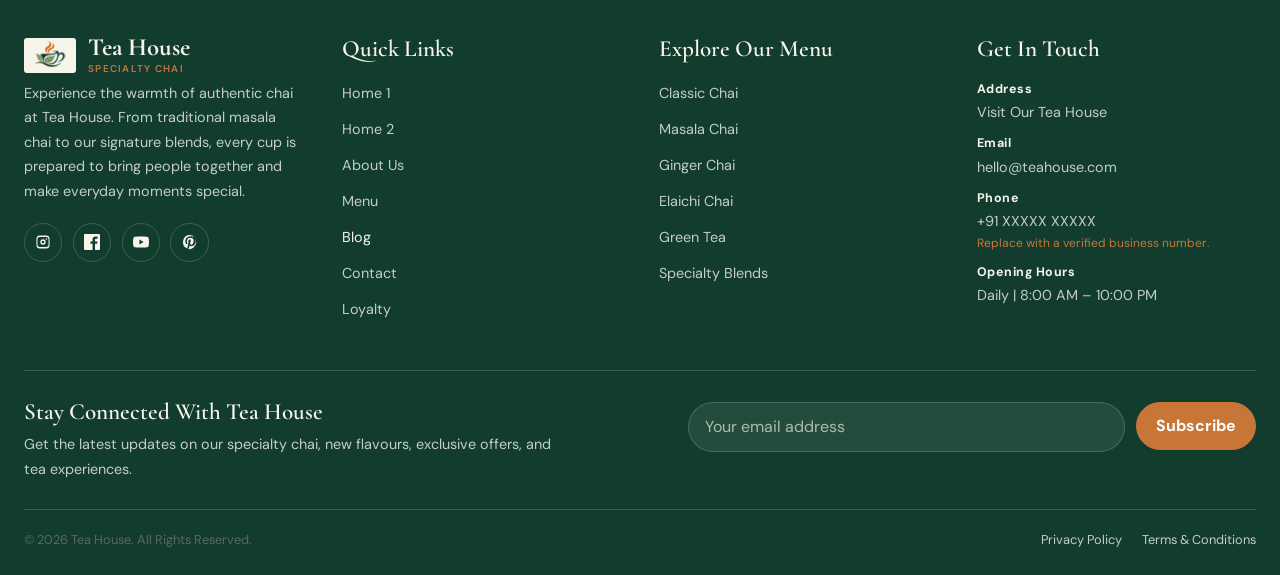
<file: blog.html>
<!DOCTYPE html>
<html lang="en" dir="ltr" data-theme="light">
<head>
  <meta charset="UTF-8">
  <meta name="viewport" content="width=device-width, initial-scale=1.0">
  <meta name="description" content="The Tea House Journal — Stories brewed with every cup. Explore tea traditions, steeping rituals, flavour pairings, and the art of slow living.">
  <link rel="icon" type="image/png" href="assets/images/logo/logo.png">
  <title>The Tea House Journal | Stories Brewed With Every Cup</title>

  <!-- Google Fonts -->
  <link rel="preconnect" href="https://fonts.googleapis.com">
  <link rel="preconnect" href="https://fonts.gstatic.com" crossorigin>
  <link href="https://fonts.googleapis.com/css2?family=Caveat:wght@600&family=Cormorant+Garamond:ital,wght@0,500;0,600;0,700;1,400;1,600&family=DM+Sans:ital,wght@0,400;0,500;0,600;0,700;1,400&family=Manrope:wght@600;700;800;900&display=swap" rel="stylesheet">

  <!-- Bootstrap 5.3 CSS -->
  <link href="https://cdn.jsdelivr.net/npm/bootstrap@5.3.3/dist/css/bootstrap.min.css" rel="stylesheet">
  <!-- Bootstrap Icons CDN -->
  <link rel="stylesheet" href="https://cdn.jsdelivr.net/npm/bootstrap-icons@1.11.3/font/bootstrap-icons.min.css">

  <!-- Shared Stylesheets -->
  <link rel="stylesheet" href="assets/css/navbar.css">
  <link rel="stylesheet" href="assets/css/footer.css">
  <link rel="stylesheet" href="assets/css/style.css">
  <!-- Page-Specific Stylesheet -->
  <link rel="stylesheet" href="assets/css/pages/blog.css">
  <link rel="stylesheet" href="assets/css/responsive.css">
</head>
<body data-current-page="blog">

  <!-- Reusable Dynamic Navbar Placeholder -->
  <div id="navbar-placeholder"></div>

  <!-- ========================================================================
       SECTION 01 — BLOG HERO
       Editorial magazine-style layout with lifestyle photography & ghost backdrop
       ======================================================================== -->
  <section class="blog-hero-section" id="blogHero">
    <!-- Oversized ghost backdrop -->
    <div class="blog-hero-backdrop" aria-hidden="true">JOURNAL</div>

    <div class="container-editorial blog-hero-container">
      <div class="blog-hero-inner">

        <!-- LEFT: Editorial text column -->
        <div class="blog-hero-text reveal-on-scroll">
          <div class="blog-hero-eyebrow">
            <span class="editorial-category-label">THE TEA HOUSE JOURNAL</span>
            <span class="blog-eyebrow-line" aria-hidden="true"></span>
          </div>

          <h1 class="blog-hero-heading">
            Stories Brewed With<br>
            <span class="blog-heading-focus">Every Single Cup.</span>
          </h1>

          <p class="blog-hero-desc">
            Explore the traditions, flavours, rituals, and little moments that make every cup of chai special.
            A collection of stories, recipes, and quiet inspiration from the heart of tea culture.
          </p>

          <div class="blog-hero-cta-row">
            <a href="#blogListing" class="btn-terracotta">
              <span>Explore Stories</span>
              <svg width="18" height="18" viewBox="0 0 24 24" fill="none" stroke="currentColor" stroke-width="2.2" stroke-linecap="round" stroke-linejoin="round" aria-hidden="true">
                <path d="M5 12h14M12 5l7 7-7 7"/>
              </svg>
            </a>
          </div>
        </div>

        <!-- RIGHT: Visual composition -->
        <div class="blog-hero-visual">
          <div class="blog-hero-sage-blob" aria-hidden="true"></div>

          <!-- Arch-top portrait card -->
          <div class="blog-hero-arch-wrap reveal-on-scroll" data-delay="150">
            <img src="assets/images/blog/blog-hero.jpg"
              alt="Serene tea table setting with warm chai and open books in morning light"
              class="blog-hero-arch-img"
              loading="eager">
            <div class="blog-hero-card-tag">
              <span class="blog-tag-badge">Curated Reads</span>
              <span class="blog-tag-sub">Tea &amp; Mindful Living</span>
            </div>
          </div>

          <!-- Floating cursive badge -->
          <div class="blog-hero-script-badge" aria-hidden="true">
            <span class="blog-script-1">Word &amp; Warmth</span>
            <span class="blog-script-2">Volume IV</span>
            <span class="blog-script-decor"></span>
          </div>
        </div>

      </div>
    </div>
  </section>

  <!-- ========================================================================
       CATEGORY FILTER NAVIGATION BAR
       ======================================================================== -->
  <nav class="blog-cat-nav-wrapper" id="journalCategories" aria-label="Blog category filter">
    <div class="container-editorial">
      <div class="blog-cat-nav-scroll" role="tablist">
        <button type="button" class="blog-cat-pill is-active" role="tab" aria-selected="true" data-filter="all">
          <i class="bi bi-grid-fill" aria-hidden="true"></i>
          <span>All Stories</span>
        </button>
        <button type="button" class="blog-cat-pill" role="tab" aria-selected="false" data-filter="Tea Rituals">
          <i class="bi bi-sun" aria-hidden="true"></i>
          <span>Tea Rituals</span>
        </button>
        <button type="button" class="blog-cat-pill" role="tab" aria-selected="false" data-filter="Tea Culture">
          <i class="bi bi-compass" aria-hidden="true"></i>
          <span>Tea Culture</span>
        </button>
        <button type="button" class="blog-cat-pill" role="tab" aria-selected="false" data-filter="Chai Preparation">
          <i class="bi bi-fire" aria-hidden="true"></i>
          <span>Chai Preparation</span>
        </button>
        <button type="button" class="blog-cat-pill" role="tab" aria-selected="false" data-filter="Flavours &amp; Blends">
          <i class="bi bi-stars" aria-hidden="true"></i>
          <span>Flavours &amp; Blends</span>
        </button>
        <button type="button" class="blog-cat-pill" role="tab" aria-selected="false" data-filter="Food &amp; Pairings">
          <i class="bi bi-cake2" aria-hidden="true"></i>
          <span>Food &amp; Pairings</span>
        </button>
        <button type="button" class="blog-cat-pill" role="tab" aria-selected="false" data-filter="Tea House Lifestyle">
          <i class="bi bi-house-heart" aria-hidden="true"></i>
          <span>Tea House Lifestyle</span>
        </button>
      </div>
    </div>
  </nav>

  <!-- ========================================================================
       SECTION 02 — BLOG ARTICLES GRID (6 Articles)
       Same Warm Ivory background throughout, zero horizontal section dividers
       ======================================================================== -->
  <section class="blog-listing-section" id="blogListing">
    <div class="container-editorial">
      <div class="blog-section-header reveal-on-scroll">
        <span class="editorial-category-label">RECENT ESSAYS &amp; GUIDES</span>
        <h2 class="blog-section-heading">From the Teapot to the Page.</h2>
      </div>

      <!-- Articles Grid: Populated dynamically and hydrated by blog-data.js -->
      <div class="blog-cards-grid" id="blogGrid">
        <!-- Rendered by blog.js from BLOG_POSTS in assets/js/data/blog-data.js -->
      </div>
    </div>
  </section>

  <!-- ========================================================================
       SECTION 03 — EDITORIAL SPOTLIGHT / PHILOSOPHY
       Compact reflective section maintaining Warm Ivory background
       ======================================================================== -->
  <section class="blog-spotlight-section" id="blogSpotlight">
    <div class="container-editorial">
      <div class="blog-spotlight-card reveal-on-scroll">
        <div class="blog-spotlight-content">
          <span class="editorial-category-label">OUR EDITORIAL NOTE</span>
          <blockquote class="blog-spotlight-quote">
            "A warm cup of tea is a pause in the rush of life — a quiet reminder that the simplest moments often hold the deepest comfort."
          </blockquote>
          <p class="blog-spotlight-author">
            — The Curators of Tea House
          </p>
        </div>
      </div>
    </div>
  </section>

  <!-- ========================================================================
       SECTION 04 — FINAL CTA
       Deep forest green background, warm ivory typography
       ======================================================================== -->
  <section class="blog-cta-section" id="blogCta">
    <!-- Oversized ghost backdrop -->
    <div class="blog-cta-backdrop" aria-hidden="true">STORIES</div>
    <!-- Sage organic blobs -->
    <div class="blog-cta-blob blog-cta-blob--left" aria-hidden="true"></div>
    <div class="blog-cta-blob blog-cta-blob--right" aria-hidden="true"></div>

    <div class="container-editorial blog-cta-inner">
      <div class="blog-cta-content reveal-on-scroll">
        <span class="blog-cta-eyebrow editorial-category-label">JOIN OUR TABLE</span>
        <h2 class="blog-cta-heading">Taste the Stories Behind<br><em>Every Single Blend.</em></h2>
        <p class="blog-cta-desc">
          Step into our tea house stall to experience these recipes firsthand, or learn more about our philosophy.
        </p>
        <div class="blog-cta-buttons">
          <a href="about.html" class="btn-terracotta">
            <span>Our Story</span>
            <svg width="18" height="18" viewBox="0 0 24 24" fill="none" stroke="currentColor" stroke-width="2.2" stroke-linecap="round" stroke-linejoin="round" aria-hidden="true">
              <path d="M5 12h14M12 5l7 7-7 7"/>
            </svg>
          </a>
          <a href="menu.html" class="btn-forest blog-cta-btn-alt">
            <span>Explore Menu</span>
            <svg width="18" height="18" viewBox="0 0 24 24" fill="none" stroke="currentColor" stroke-width="2.2" stroke-linecap="round" stroke-linejoin="round" aria-hidden="true">
              <path d="M5 12h14M12 5l7 7-7 7"/>
            </svg>
          </a>
        </div>
      </div>
    </div>
  </section>

  <!-- Reusable Dynamic Footer Placeholder -->
  <div id="footer-placeholder"></div>

  <!-- Toast Container Placeholder -->
  <div id="toastNotificationContainer" class="toast-container position-fixed bottom-0 end-0 p-3" style="z-index: 1200;"></div>

  <!-- Interactive Modals: Login & Signup -->
  <div class="modal fade" id="loginModal" tabindex="-1" aria-labelledby="loginModalLabel" aria-hidden="true">
    <div class="modal-dialog modal-dialog-centered">
      <div class="modal-content modal-content-custom">
        <div class="modal-header modal-header-custom">
          <h2 class="modal-title" id="loginModalLabel">Welcome Back</h2>
          <button type="button" class="btn-close" data-bs-dismiss="modal" aria-label="Close"></button>
        </div>
        <div class="modal-body pt-4">
          <form id="loginForm" onsubmit="event.preventDefault(); bootstrap.Modal.getInstance(document.getElementById('loginModal')).hide(); showToast('Welcome back to Tea House!');">
            <div class="mb-3">
              <label for="loginEmail" class="form-label small fw-semibold">Email or Mobile Number</label>
              <input type="text" class="form-control form-control-custom" id="loginEmail" placeholder="you@domain.com or 10-digit mobile" required>
            </div>
            <div class="mb-4">
              <label for="loginPassword" class="form-label small fw-semibold">Password</label>
              <input type="password" class="form-control form-control-custom" id="loginPassword" placeholder="••••••••" required>
            </div>
            <button type="submit" class="btn-forest w-100 justify-content-center py-2 mb-3">Sign In</button>
            <p class="text-center small text-muted mb-0">
              Don't have an account? <a href="#signup" data-bs-toggle="modal" data-bs-target="#signupModal" class="fw-semibold text-decoration-underline" style="color: var(--color-accent-terracotta);">Create an account</a>
            </p>
          </form>
        </div>
      </div>
    </div>
  </div>

  <div class="modal fade" id="signupModal" tabindex="-1" aria-labelledby="signupModalLabel" aria-hidden="true">
    <div class="modal-dialog modal-dialog-centered">
      <div class="modal-content modal-content-custom">
        <div class="modal-header modal-header-custom">
          <h2 class="modal-title" id="signupModalLabel">Join Our Tea Circle</h2>
          <button type="button" class="btn-close" data-bs-dismiss="modal" aria-label="Close"></button>
        </div>
        <div class="modal-body pt-4">
          <form id="signupForm" onsubmit="event.preventDefault(); bootstrap.Modal.getInstance(document.getElementById('signupModal')).hide(); showToast('Account created! Welcome to Tea House Rewards.');">
            <div class="mb-3">
              <label for="signupName" class="form-label small fw-semibold">Full Name</label>
              <input type="text" class="form-control form-control-custom" id="signupName" placeholder="Your name" required>
            </div>
            <div class="mb-3">
              <label for="signupEmail" class="form-label small fw-semibold">Email Address</label>
              <input type="email" class="form-control form-control-custom" id="signupEmail" placeholder="you@domain.com" required>
            </div>
            <div class="mb-4">
              <label for="signupPassword" class="form-label small fw-semibold">Create Password</label>
              <input type="password" class="form-control form-control-custom" id="signupPassword" placeholder="At least 8 characters" required>
            </div>
            <button type="submit" class="btn-terracotta w-100 justify-content-center py-2 mb-3">Register &amp; Claim 50 Loyalty Leaves</button>
            <p class="text-center small text-muted mb-0">
              Already a member? <a href="#login" data-bs-toggle="modal" data-bs-target="#loginModal" class="fw-semibold text-decoration-underline" style="color: var(--color-accent-terracotta);">Log in here</a>
            </p>
          </form>
        </div>
      </div>
    </div>
  </div>

  <!-- Bootstrap 5.3 JS Bundle -->
  <script src="https://cdn.jsdelivr.net/npm/bootstrap@5.3.3/dist/js/bootstrap.bundle.min.js"></script>

  <!-- Modular Vanilla JavaScript Files -->
  <script src="assets/js/theme.js"></script>
  <script src="assets/js/language.js"></script>
  <script src="assets/js/navbar.js"></script>
  <script src="assets/js/footer.js"></script>
  <script src="assets/js/main.js"></script>
  <!-- Central Blog Data -->
  <script src="assets/js/data/blog-data.js"></script>
  <!-- Blog Listing Interactions -->
  <script src="assets/js/pages/blog.js"></script>
</body>
</html>
</file>
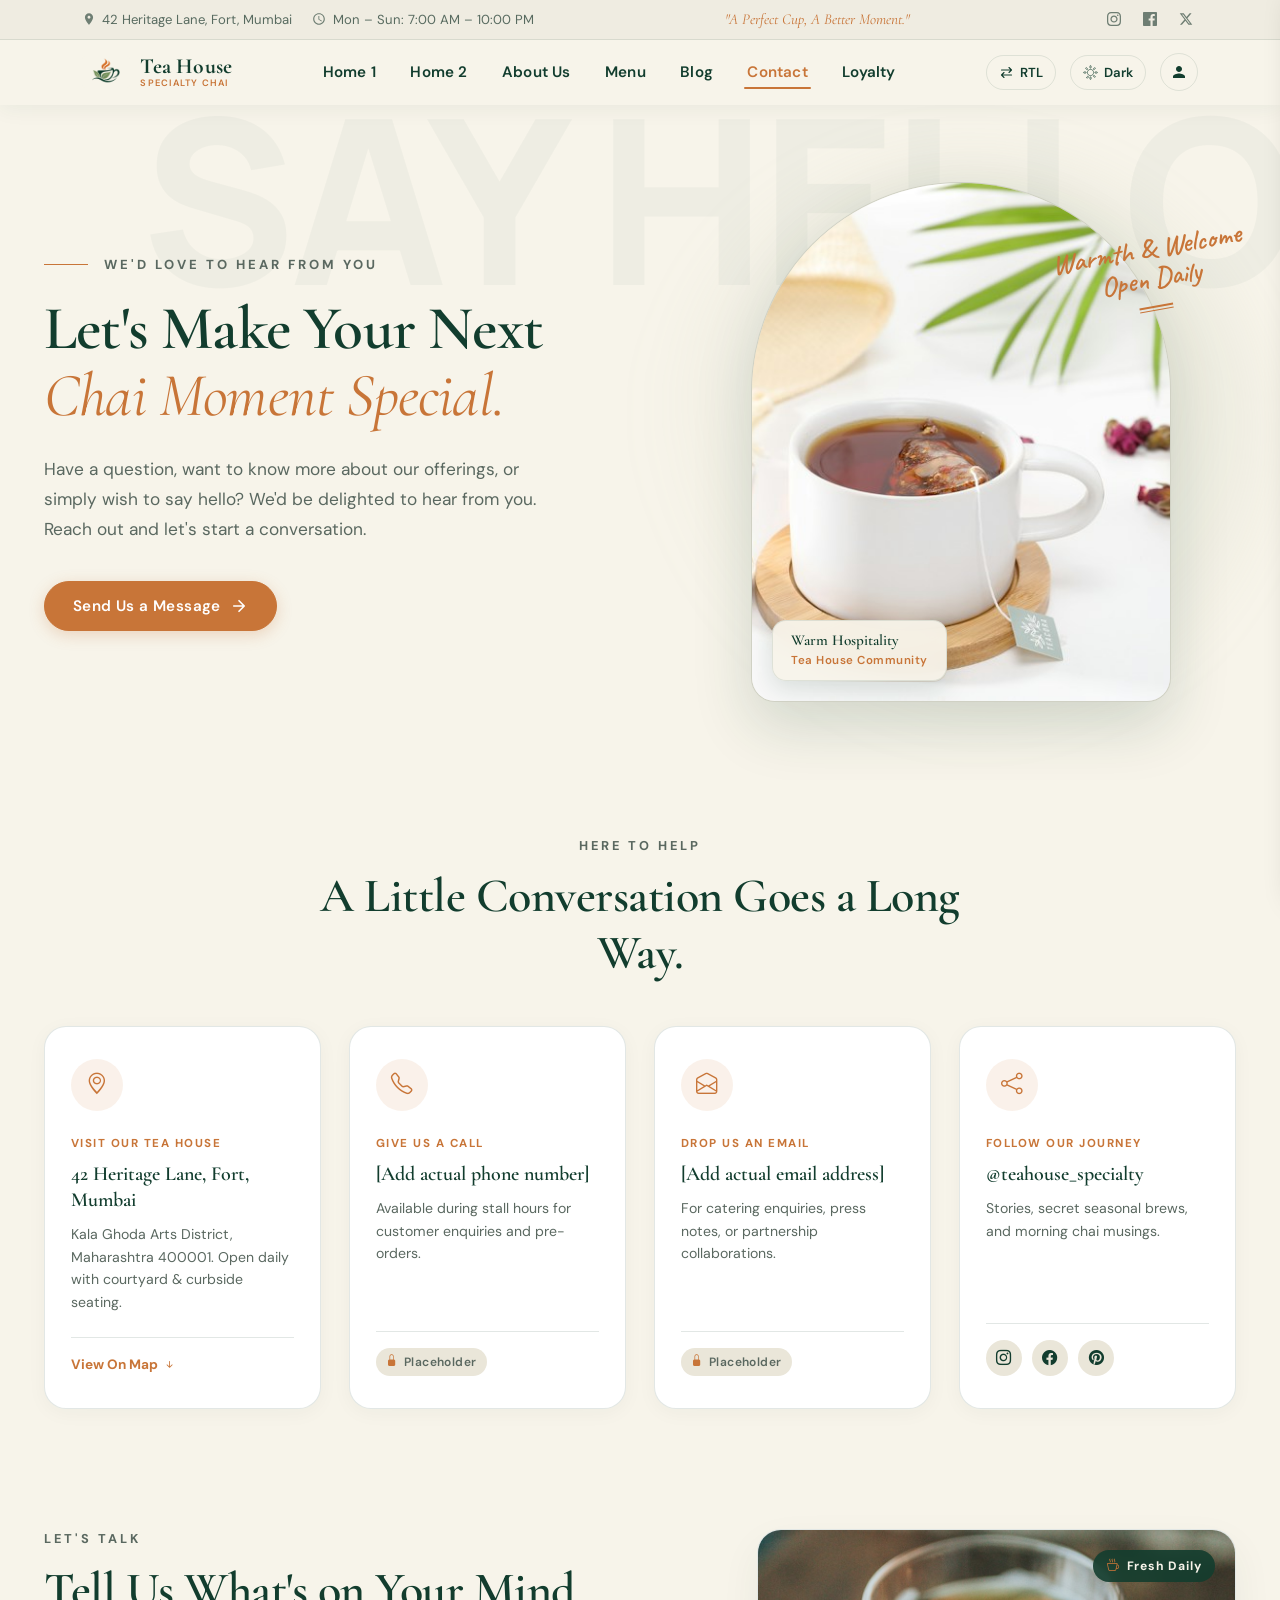
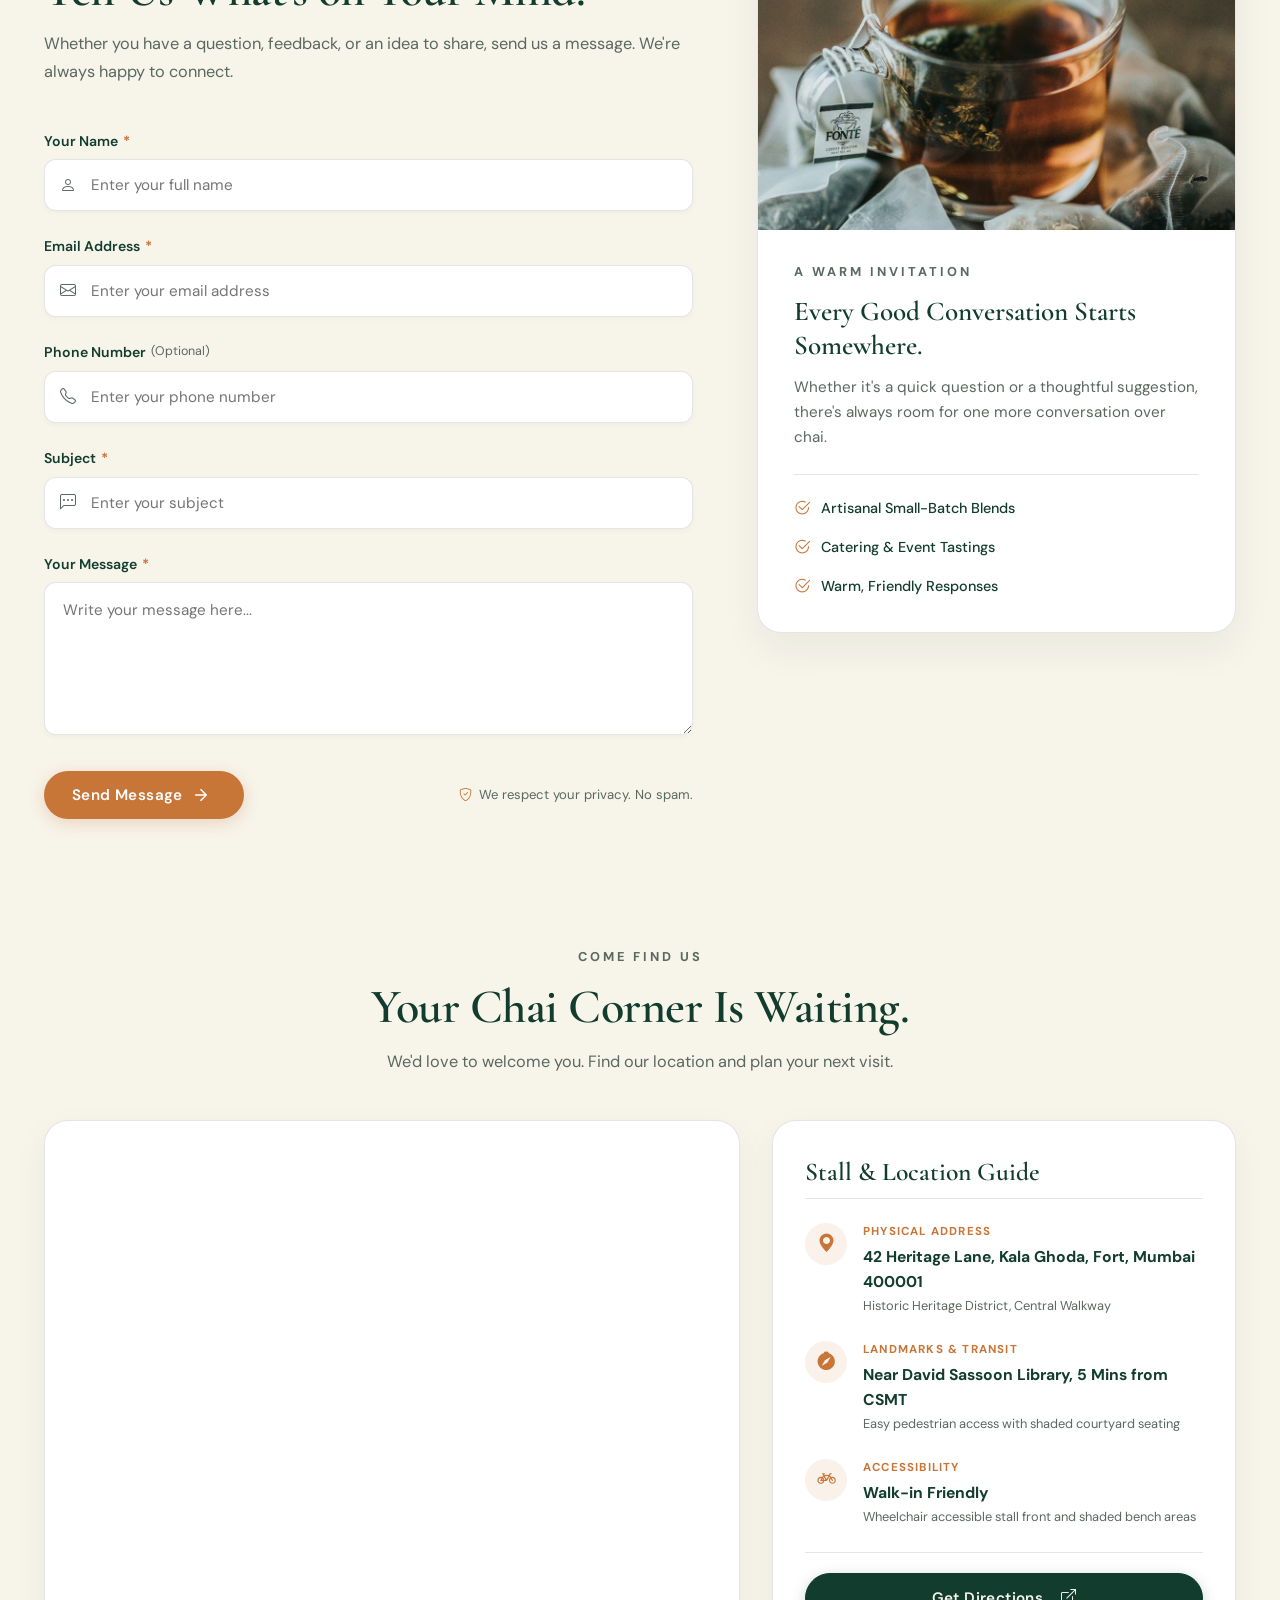
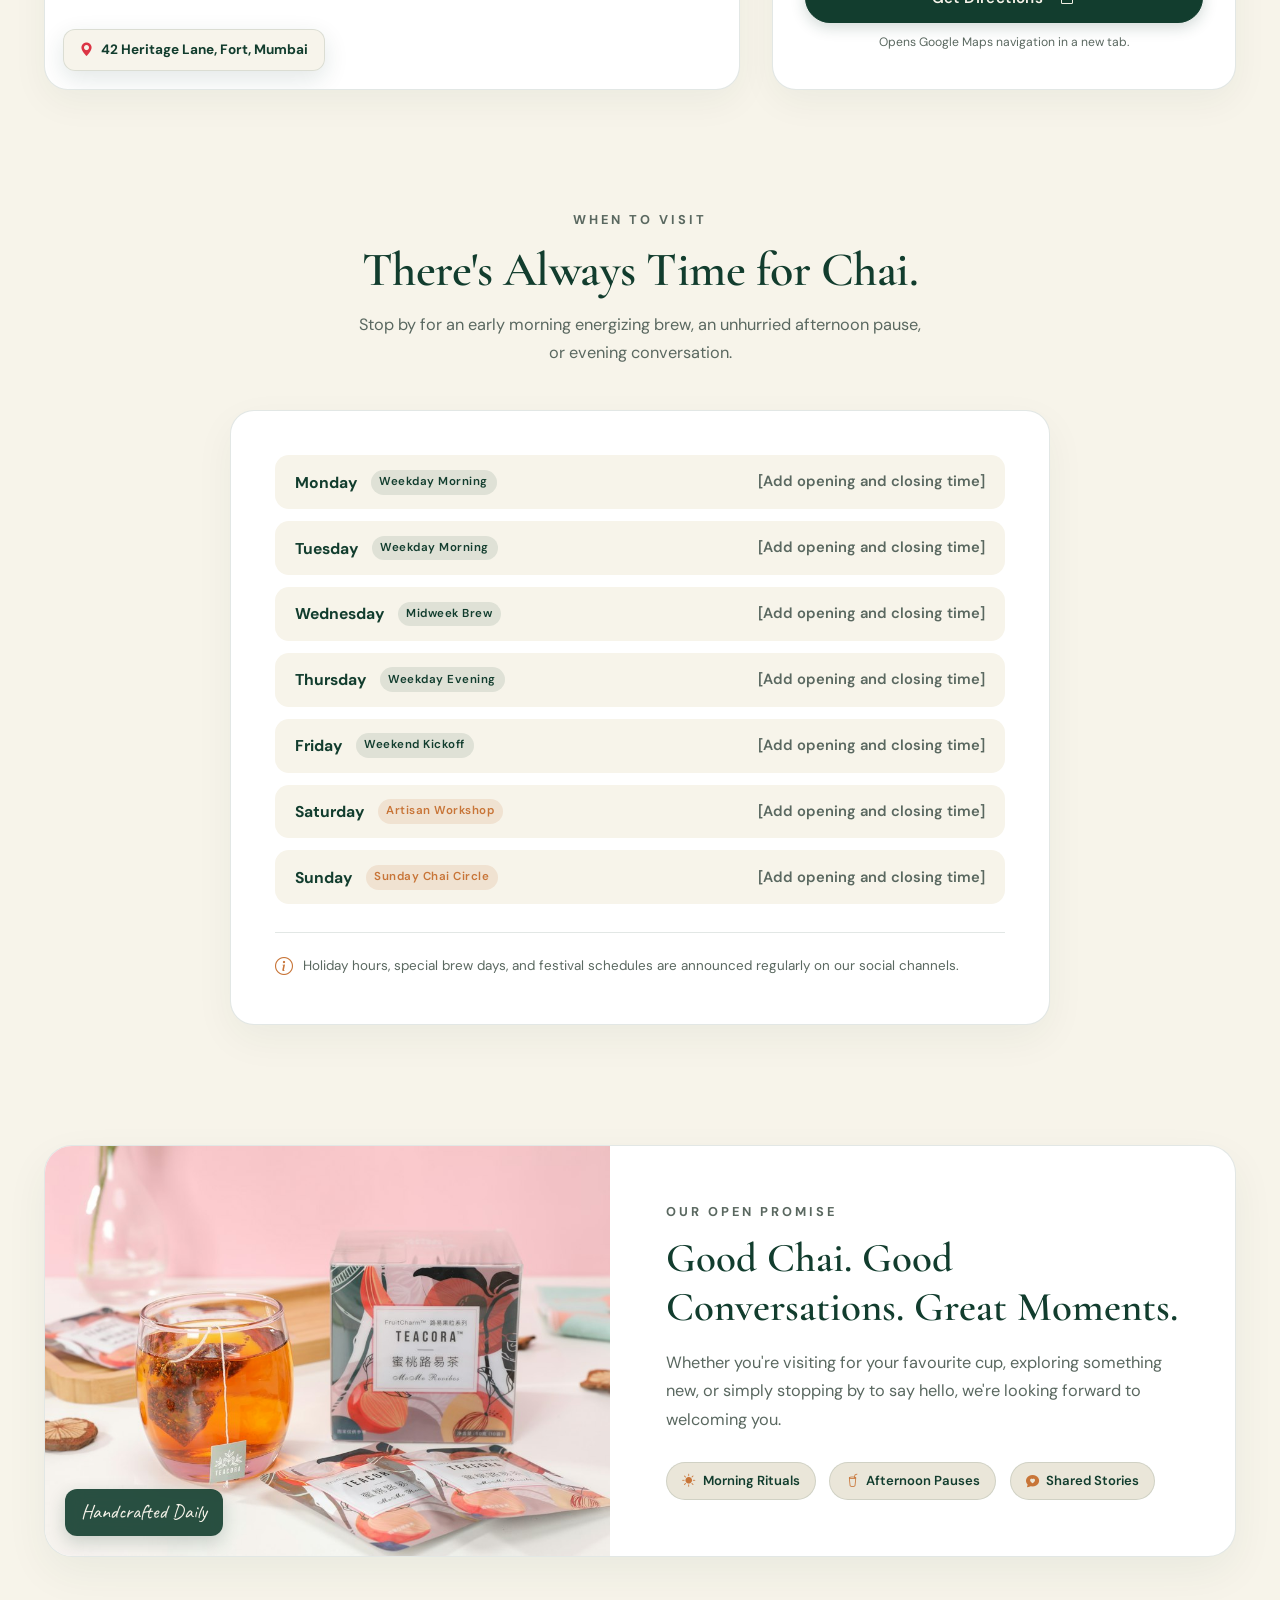
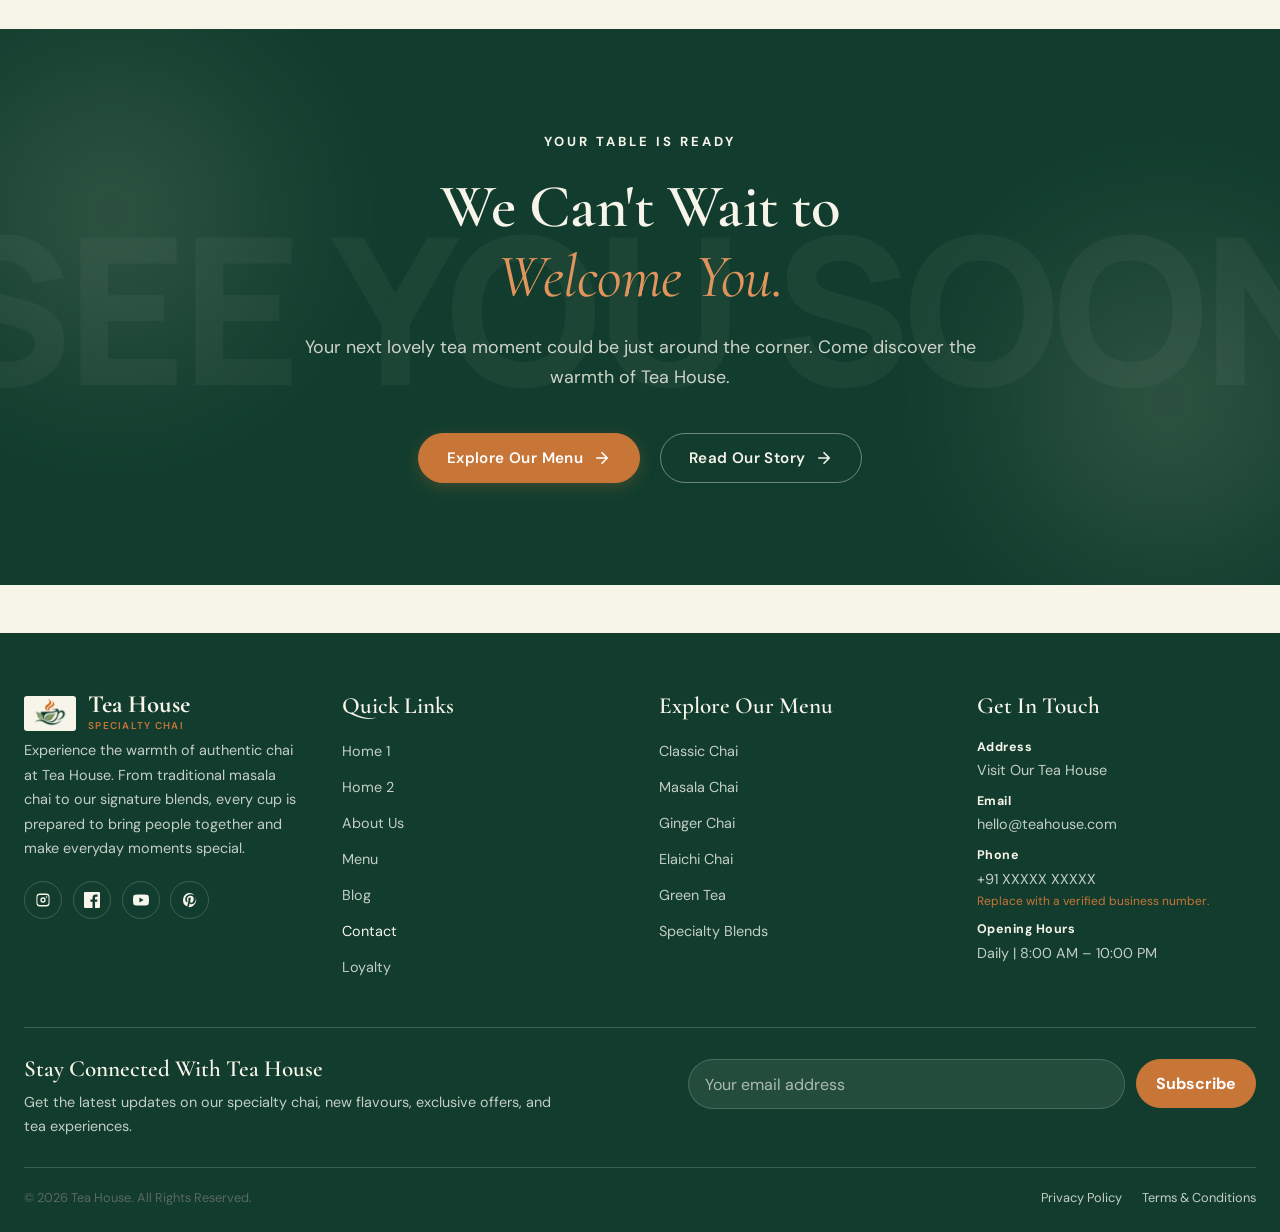
<file: contact.html>
<!DOCTYPE html>
<html lang="en" dir="ltr" data-theme="light">
<head>
  <meta charset="UTF-8">
  <meta name="viewport" content="width=device-width, initial-scale=1.0">
  <meta name="description" content="Connect with Tea House — Visit our specialty chai stall, send us an enquiry, or explore our opening hours and location.">
  <link rel="icon" type="image/png" href="assets/images/logo/logo.png">
  <title>Contact Us | Tea House &amp; Specialty Chai</title>

  <!-- Google Fonts -->
  <link rel="preconnect" href="https://fonts.googleapis.com">
  <link rel="preconnect" href="https://fonts.gstatic.com" crossorigin>
  <link href="https://fonts.googleapis.com/css2?family=Caveat:wght@600&family=Cormorant+Garamond:ital,wght@0,500;0,600;0,700;1,400;1,600&family=DM+Sans:ital,wght@0,400;0,500;0,600;0,700;1,400&family=Manrope:wght@600;700;800;900&display=swap" rel="stylesheet">

  <!-- Bootstrap 5.3 CSS -->
  <link href="https://cdn.jsdelivr.net/npm/bootstrap@5.3.3/dist/css/bootstrap.min.css" rel="stylesheet">
  <!-- Bootstrap Icons CDN -->
  <link rel="stylesheet" href="https://cdn.jsdelivr.net/npm/bootstrap-icons@1.11.3/font/bootstrap-icons.min.css">

  <!-- Shared Stylesheets -->
  <link rel="stylesheet" href="assets/css/navbar.css">
  <link rel="stylesheet" href="assets/css/footer.css">
  <link rel="stylesheet" href="assets/css/style.css">
  <!-- Page-Specific Stylesheet -->
  <link rel="stylesheet" href="assets/css/pages/contact.css">
  <link rel="stylesheet" href="assets/css/responsive.css">
</head>
<body data-current-page="contact">

  <!-- Reusable Dynamic Navbar Placeholder -->
  <div id="navbar-placeholder"></div>

  <!-- ========================================================================
       SECTION 01 — CONTACT HERO
       Warm Ivory background, editorial typography, arch portrait visual
       ======================================================================== -->
  <section class="contact-hero-section" id="contactHero">
    <!-- Oversized ghost backdrop -->
    <div class="contact-hero-backdrop" aria-hidden="true">SAY HELLO</div>

    <div class="container-editorial contact-hero-container">
      <div class="contact-hero-inner">

        <!-- LEFT: Editorial headline, eyebrow & CTA -->
        <div class="contact-hero-text">
          <div class="contact-hero-eyebrow">
            <span class="contact-eyebrow-line" aria-hidden="true"></span>
            <span class="editorial-category-label">WE'D LOVE TO HEAR FROM YOU</span>
          </div>

          <h1 class="contact-hero-heading">
            Let's Make Your Next<br>
            <em>Chai Moment Special.</em>
          </h1>

          <p class="contact-hero-desc">
            Have a question, want to know more about our offerings, or simply wish to say hello? We'd be delighted to hear from you. Reach out and let's start a conversation.
          </p>

          <div class="contact-hero-cta-row">
            <a href="#contactFormSection" class="btn-terracotta" id="heroScrollBtn">
              <span>Send Us a Message</span>
              <svg width="18" height="18" viewBox="0 0 24 24" fill="none" stroke="currentColor" stroke-width="2.2" stroke-linecap="round" stroke-linejoin="round" aria-hidden="true">
                <path d="M5 12h14M12 5l7 7-7 7"/>
              </svg>
            </a>
          </div>
        </div>

        <!-- RIGHT: Visual composition -->
        <div class="contact-hero-visual">
          <div class="contact-hero-sage-blob" aria-hidden="true"></div>

          <!-- Arch-top portrait card -->
          <div class="contact-hero-arch-wrap reveal-on-scroll">
            <img src="assets/images/home2/moments/moment-morning.jpg"
                 alt="A cup of tea with loose leaves, dried petals and a green plant"
                 class="contact-hero-arch-img"
                 loading="eager">
            <div class="contact-hero-card-tag">
              <span class="contact-tag-badge">Warm Hospitality</span>
              <span class="contact-tag-sub">Tea House Community</span>
            </div>
          </div>

          <!-- Floating decorative script badge -->
          <div class="contact-hero-script-badge" aria-hidden="true">
            <span class="contact-script-1">Warmth &amp; Welcome</span>
            <span class="contact-script-2">Open Daily</span>
            <span class="contact-script-decor"></span>
          </div>
        </div>

      </div>
    </div>
  </section>

  <!-- ========================================================================
       SECTION 02 — CONTACT INFORMATION SECTION
       4 Cards: Address, Phone, Email, Social Links.
       All clearly identifiable editable placeholders.
       Same Warm Ivory background, zero horizontal dividers.
       ======================================================================== -->
  <section class="contact-info-section" id="contactInfo">
    <div class="container-editorial">

      <div class="contact-section-header text-center mx-auto reveal-on-scroll">
        <span class="editorial-category-label">HERE TO HELP</span>
        <h2 class="contact-section-heading">A Little Conversation Goes a Long Way.</h2>
      </div>

      <div class="contact-info-grid">

        <!-- 1. Address Card -->
        <div class="contact-info-card reveal-on-scroll" data-delay="50">
          <div class="contact-info-icon-box">
            <i class="bi bi-geo-alt" aria-hidden="true"></i>
          </div>
          <span class="contact-info-subtitle">VISIT OUR TEA HOUSE</span>
          <h3 class="contact-info-title">42 Heritage Lane, Fort, Mumbai</h3>
          <p class="contact-info-note">
            Kala Ghoda Arts District, Maharashtra 400001. Open daily with courtyard &amp; curbside seating.
          </p>
          <div class="contact-info-action">
            <a href="#mapSection" class="contact-info-link">
              <span>View On Map</span>
              <i class="bi bi-arrow-down-short" aria-hidden="true"></i>
            </a>
          </div>
        </div>

        <!-- 2. Phone Card -->
        <div class="contact-info-card reveal-on-scroll" data-delay="100">
          <div class="contact-info-icon-box">
            <i class="bi bi-telephone" aria-hidden="true"></i>
          </div>
          <span class="contact-info-subtitle">GIVE US A CALL</span>
          <h3 class="contact-info-title">[Add actual phone number]</h3>
          <p class="contact-info-note">
            Available during stall hours for customer enquiries and pre-orders.
          </p>
          <div class="contact-info-action">
            <span class="contact-placeholder-tag" title="Placeholder: clickable once verified number is set">
              <i class="bi bi-lock-fill" aria-hidden="true"></i> Placeholder
            </span>
          </div>
        </div>

        <!-- 3. Email Card -->
        <div class="contact-info-card reveal-on-scroll" data-delay="150">
          <div class="contact-info-icon-box">
            <i class="bi bi-envelope-open" aria-hidden="true"></i>
          </div>
          <span class="contact-info-subtitle">DROP US AN EMAIL</span>
          <h3 class="contact-info-title">[Add actual email address]</h3>
          <p class="contact-info-note">
            For catering enquiries, press notes, or partnership collaborations.
          </p>
          <div class="contact-info-action">
            <span class="contact-placeholder-tag" title="Placeholder: clickable once verified email is set">
              <i class="bi bi-lock-fill" aria-hidden="true"></i> Placeholder
            </span>
          </div>
        </div>

        <!-- 4. Social Links Card -->
        <div class="contact-info-card reveal-on-scroll" data-delay="200">
          <div class="contact-info-icon-box">
            <i class="bi bi-share" aria-hidden="true"></i>
          </div>
          <span class="contact-info-subtitle">FOLLOW OUR JOURNEY</span>
          <h3 class="contact-info-title">@teahouse_specialty</h3>
          <p class="contact-info-note">
            Stories, secret seasonal brews, and morning chai musings.
          </p>
          <div class="contact-info-action">
            <div class="contact-social-pills">
              <a href="https://instagram.com" target="_blank" rel="noopener noreferrer" class="contact-social-pill" aria-label="Instagram">
                <i class="bi bi-instagram" aria-hidden="true"></i>
              </a>
              <a href="https://facebook.com" target="_blank" rel="noopener noreferrer" class="contact-social-pill" aria-label="Facebook">
                <i class="bi bi-facebook" aria-hidden="true"></i>
              </a>
              <a href="https://pinterest.com" target="_blank" rel="noopener noreferrer" class="contact-social-pill" aria-label="Pinterest">
                <i class="bi bi-pinterest" aria-hidden="true"></i>
              </a>
            </div>
          </div>
        </div>

      </div>

    </div>
  </section>

  <!-- ========================================================================
       SECTION 03 — CONTACT FORM & VISUAL COMPOSITION
       Left: 5-field accessible enquiry form with client validation.
       Right: Warm lifestyle photograph & editorial greeting.
       Same Warm Ivory background, zero horizontal dividers.
       ======================================================================== -->
  <section class="contact-form-section" id="contactFormSection">
    <div class="container-editorial">

      <div class="contact-form-layout">

        <!-- LEFT: Contact Form -->
        <div class="contact-form-column reveal-on-scroll">
          <div class="contact-section-header">
            <span class="editorial-category-label">LET'S TALK</span>
            <h2 class="contact-section-heading">Tell Us What's on Your Mind.</h2>
            <p class="contact-section-desc">
              Whether you have a question, feedback, or an idea to share, send us a message. We're always happy to connect.
            </p>
          </div>

          <!-- Alert / Feedback Banner -->
          <div id="contactFormAlert" class="contact-form-alert d-none" role="alert" aria-live="polite"></div>

          <form id="contactForm" class="contact-form-inner" novalidate>

            <!-- 1. Name -->
            <div class="form-group-custom">
              <label for="contactName" class="form-label-custom">
                <span>Your Name</span>
                <span class="form-required" aria-hidden="true">*</span>
              </label>
              <div class="input-wrapper-custom">
                <i class="bi bi-person input-icon" aria-hidden="true"></i>
                <input type="text"
                       class="form-control-custom"
                       id="contactName"
                       name="name"
                       placeholder="Enter your full name"
                       autocomplete="name"
                       required>
              </div>
              <div class="field-feedback" id="nameFeedback"></div>
            </div>

            <!-- 2. Email -->
            <div class="form-group-custom">
              <label for="contactEmail" class="form-label-custom">
                <span>Email Address</span>
                <span class="form-required" aria-hidden="true">*</span>
              </label>
              <div class="input-wrapper-custom">
                <i class="bi bi-envelope input-icon" aria-hidden="true"></i>
                <input type="email"
                       class="form-control-custom"
                       id="contactEmail"
                       name="email"
                       placeholder="Enter your email address"
                       autocomplete="email"
                       required>
              </div>
              <div class="field-feedback" id="emailFeedback"></div>
            </div>

            <!-- 3. Phone (Optional) -->
            <div class="form-group-custom">
              <label for="contactPhone" class="form-label-custom">
                <span>Phone Number</span>
                <span class="form-optional">(Optional)</span>
              </label>
              <div class="input-wrapper-custom">
                <i class="bi bi-telephone input-icon" aria-hidden="true"></i>
                <input type="tel"
                       class="form-control-custom"
                       id="contactPhone"
                       name="phone"
                       placeholder="Enter your phone number"
                       autocomplete="tel">
              </div>
              <div class="field-feedback" id="phoneFeedback"></div>
            </div>

            <!-- 4. Subject -->
            <div class="form-group-custom">
              <label for="contactSubject" class="form-label-custom">
                <span>Subject</span>
                <span class="form-required" aria-hidden="true">*</span>
              </label>
              <div class="input-wrapper-custom">
                <i class="bi bi-chat-left-dots input-icon" aria-hidden="true"></i>
                <input type="text"
                       class="form-control-custom"
                       id="contactSubject"
                       name="subject"
                       placeholder="Enter your subject"
                       required>
              </div>
              <div class="field-feedback" id="subjectFeedback"></div>
            </div>

            <!-- 5. Message -->
            <div class="form-group-custom">
              <label for="contactMessage" class="form-label-custom">
                <span>Your Message</span>
                <span class="form-required" aria-hidden="true">*</span>
              </label>
              <div class="input-wrapper-custom textarea-wrapper">
                <textarea class="form-control-custom form-textarea-custom"
                          id="contactMessage"
                          name="message"
                          rows="5"
                          placeholder="Write your message here..."
                          required></textarea>
              </div>
              <div class="field-feedback" id="messageFeedback"></div>
            </div>

            <!-- Submit Button -->
            <div class="form-submit-row">
              <button type="submit" class="btn-terracotta contact-submit-btn" id="contactSubmitBtn">
                <span class="submit-text">Send Message</span>
                <svg width="18" height="18" viewBox="0 0 24 24" fill="none" stroke="currentColor" stroke-width="2.2" stroke-linecap="round" stroke-linejoin="round" aria-hidden="true">
                  <path d="M5 12h14M12 5l7 7-7 7"/>
                </svg>
              </button>
              <span class="form-privacy-note">
                <i class="bi bi-shield-check" aria-hidden="true"></i> We respect your privacy. No spam.
              </span>
            </div>

          </form>
        </div>

        <!-- RIGHT: Visual Composition -->
        <div class="contact-visual-column reveal-on-scroll" data-delay="150">
          <div class="contact-composition-card">
            <div class="contact-composition-media">
              <img src="assets/images/contact/contact-form.jpg"
                   alt="Peaceful table with clay tea cups, fresh tea leaves and natural sunlight"
                   class="contact-composition-img"
                   loading="lazy">
              <div class="contact-composition-badge">
                <i class="bi bi-cup-hot" aria-hidden="true"></i>
                <span>Fresh Daily</span>
              </div>
            </div>
            <div class="contact-composition-body">
              <span class="editorial-category-label">A WARM INVITATION</span>
              <h3 class="contact-composition-heading">Every Good Conversation Starts Somewhere.</h3>
              <p class="contact-composition-desc">
                Whether it's a quick question or a thoughtful suggestion, there's always room for one more conversation over chai.
              </p>
              <div class="contact-composition-perks">
                <div class="perk-item">
                  <i class="bi bi-check2-circle" aria-hidden="true"></i>
                  <span>Artisanal Small-Batch Blends</span>
                </div>
                <div class="perk-item">
                  <i class="bi bi-check2-circle" aria-hidden="true"></i>
                  <span>Catering &amp; Event Tastings</span>
                </div>
                <div class="perk-item">
                  <i class="bi bi-check2-circle" aria-hidden="true"></i>
                  <span>Warm, Friendly Responses</span>
                </div>
              </div>
            </div>
          </div>
        </div>

      </div>

    </div>
  </section>

  <!-- ========================================================================
       SECTION 04 — MAP AND LOCATION SECTION
       Interactive Google Maps Embed Area & Location Panel.
       All clearly identifiable editable placeholders.
       Same Warm Ivory background, zero horizontal dividers.
       ======================================================================== -->
  <section class="contact-map-section" id="mapSection">
    <div class="container-editorial">

      <div class="contact-section-header text-center mx-auto reveal-on-scroll">
        <span class="editorial-category-label">COME FIND US</span>
        <h2 class="contact-section-heading">Your Chai Corner Is Waiting.</h2>
        <p class="contact-section-desc mx-auto" style="max-width: 620px;">
          We'd love to welcome you. Find our location and plan your next visit.
        </p>
      </div>

      <div class="contact-map-layout">

        <!-- Left: Map Container Frame with Live Interactive Google Map -->
        <div class="contact-map-frame reveal-on-scroll">
          <iframe
            class="contact-map-iframe"
            src="https://maps.google.com/maps?q=Kala+Ghoda,+Fort,+Mumbai,+Maharashtra+400001&amp;t=&amp;z=15&amp;ie=UTF8&amp;iwloc=&amp;output=embed"
            allowfullscreen=""
            loading="lazy"
            referrerpolicy="no-referrer-when-downgrade"
            title="Tea House Location Map - 42 Heritage Lane, Kala Ghoda, Fort, Mumbai">
          </iframe>
          <div class="contact-map-card-badge">
            <i class="bi bi-geo-alt-fill text-danger" aria-hidden="true"></i>
            <span>42 Heritage Lane, Fort, Mumbai</span>
          </div>
        </div>

        <!-- Right: Location Details Panel -->
        <div class="contact-location-panel reveal-on-scroll" data-delay="100">
          <h3 class="location-panel-title">Stall &amp; Location Guide</h3>

          <div class="location-item">
            <div class="location-item-icon">
              <i class="bi bi-geo-alt-fill" aria-hidden="true"></i>
            </div>
            <div class="location-item-text">
              <span class="location-item-label">PHYSICAL ADDRESS</span>
              <strong class="location-item-value">42 Heritage Lane, Kala Ghoda, Fort, Mumbai 400001</strong>
              <small class="location-item-hint">Historic Heritage District, Central Walkway</small>
            </div>
          </div>

          <div class="location-item">
            <div class="location-item-icon">
              <i class="bi bi-compass-fill" aria-hidden="true"></i>
            </div>
            <div class="location-item-text">
              <span class="location-item-label">LANDMARKS &amp; TRANSIT</span>
              <strong class="location-item-value">Near David Sassoon Library, 5 Mins from CSMT</strong>
              <small class="location-item-hint">Easy pedestrian access with shaded courtyard seating</small>
            </div>
          </div>

          <div class="location-item">
            <div class="location-item-icon">
              <i class="bi bi-bicycle" aria-hidden="true"></i>
            </div>
            <div class="location-item-text">
              <span class="location-item-label">ACCESSIBILITY</span>
              <strong class="location-item-value">Walk-in Friendly</strong>
              <small class="location-item-hint">Wheelchair accessible stall front and shaded bench areas</small>
            </div>
          </div>

          <div class="location-panel-cta">
            <a href="https://www.google.com/maps/dir/?api=1&amp;destination=Kala+Ghoda,+Fort,+Mumbai,+Maharashtra+400001"
               target="_blank"
               rel="noopener noreferrer"
               class="btn-forest w-100 justify-content-center"
               id="getDirectionsBtn">
              <span>Get Directions</span>
              <i class="bi bi-box-arrow-up-right ms-2" aria-hidden="true"></i>
            </a>
            <span class="directions-hint">Opens Google Maps navigation in a new tab.</span>
          </div>
        </div>

      </div>

    </div>
  </section>

  <!-- ========================================================================
       SECTION 05 — OFFICE TIMINGS SECTION
       Clean weekly schedule rendered and easily edited via JavaScript.
       Same Warm Ivory background, zero horizontal dividers.
       ======================================================================== -->
  <section class="contact-timings-section" id="timingsSection">
    <div class="container-editorial">

      <div class="contact-section-header text-center mx-auto reveal-on-scroll">
        <span class="editorial-category-label">WHEN TO VISIT</span>
        <h2 class="contact-section-heading">There's Always Time for Chai.</h2>
        <p class="contact-section-desc mx-auto" style="max-width: 580px;">
          Stop by for an early morning energizing brew, an unhurried afternoon pause, or evening conversation.
        </p>
      </div>

      <div class="contact-timings-container reveal-on-scroll">
        <div class="contact-timings-card">
          <!-- Populated dynamically and hydrated from contact.js OFFICE_TIMINGS -->
          <div class="contact-timings-grid" id="timingsScheduleGrid">
            <!-- Weekly items rendered by contact.js -->
          </div>

          <div class="contact-timings-footer">
            <div class="holiday-note-box">
              <i class="bi bi-info-circle" aria-hidden="true"></i>
              <span>Holiday hours, special brew days, and festival schedules are announced regularly on our social channels.</span>
            </div>
          </div>
        </div>
      </div>

    </div>
  </section>

  <!-- ========================================================================
       SECTION 06 — ADDITIONAL SECTION: A WARM WELCOME
       Editorial composition before final CTA.
       Same Warm Ivory background, zero horizontal dividers.
       ======================================================================== -->
  <section class="contact-welcome-section" id="warmWelcome">
    <div class="container-editorial">
      <div class="contact-welcome-card reveal-on-scroll">
        <div class="contact-welcome-image-wrap">
          <img src="assets/images/contact/contact-welcome.jpg"
               alt="Warm and welcoming tea house stall atmosphere with people enjoying freshly poured chai"
               class="contact-welcome-img"
               loading="lazy">
          <div class="contact-welcome-stamp" aria-hidden="true">
            <span>Handcrafted Daily</span>
          </div>
        </div>

        <div class="contact-welcome-content">
          <span class="editorial-category-label">OUR OPEN PROMISE</span>
          <h2 class="contact-welcome-heading">Good Chai. Good Conversations. Great Moments.</h2>
          <p class="contact-welcome-desc">
            Whether you're visiting for your favourite cup, exploring something new, or simply stopping by to say hello, we're looking forward to welcoming you.
          </p>
          <div class="contact-welcome-badges">
            <div class="welcome-badge-pill">
              <i class="bi bi-sun-fill" aria-hidden="true"></i>
              <span>Morning Rituals</span>
            </div>
            <div class="welcome-badge-pill">
              <i class="bi bi-cup-straw" aria-hidden="true"></i>
              <span>Afternoon Pauses</span>
            </div>
            <div class="welcome-badge-pill">
              <i class="bi bi-chat-heart-fill" aria-hidden="true"></i>
              <span>Shared Stories</span>
            </div>
          </div>
        </div>
      </div>
    </div>
  </section>

  <!-- ========================================================================
       SECTION 07 — FINAL CTA
       Deep forest green background, warm ivory typography
       ======================================================================== -->
  <section class="contact-cta-section" id="contactCta">
    <!-- Oversized ghost backdrop -->
    <div class="contact-cta-backdrop" aria-hidden="true">SEE YOU SOON</div>
    <!-- Sage organic blobs -->
    <div class="contact-cta-blob contact-cta-blob--left" aria-hidden="true"></div>
    <div class="contact-cta-blob contact-cta-blob--right" aria-hidden="true"></div>

    <div class="container-editorial contact-cta-inner">
      <div class="contact-cta-content reveal-on-scroll">
        <span class="contact-cta-eyebrow editorial-category-label">YOUR TABLE IS READY</span>
        <h2 class="contact-cta-heading">We Can't Wait to<br><em>Welcome You.</em></h2>
        <p class="contact-cta-desc">
          Your next lovely tea moment could be just around the corner. Come discover the warmth of Tea House.
        </p>
        <div class="contact-cta-buttons">
          <a href="menu.html" class="btn-terracotta">
            <span>Explore Our Menu</span>
            <svg width="18" height="18" viewBox="0 0 24 24" fill="none" stroke="currentColor" stroke-width="2.2" stroke-linecap="round" stroke-linejoin="round" aria-hidden="true">
              <path d="M5 12h14M12 5l7 7-7 7"/>
            </svg>
          </a>
          <a href="about.html" class="btn-forest contact-cta-btn-alt">
            <span>Read Our Story</span>
            <svg width="18" height="18" viewBox="0 0 24 24" fill="none" stroke="currentColor" stroke-width="2.2" stroke-linecap="round" stroke-linejoin="round" aria-hidden="true">
              <path d="M5 12h14M12 5l7 7-7 7"/>
            </svg>
          </a>
        </div>
      </div>
    </div>
  </section>

  <!-- Reusable Dynamic Footer Placeholder -->
  <div id="footer-placeholder"></div>

  <!-- Toast Container Placeholder -->
  <div id="toastNotificationContainer" class="toast-container position-fixed bottom-0 end-0 p-3" style="z-index: 1200;"></div>

  <!-- Interactive Modals: Login & Signup -->
  <div class="modal fade" id="loginModal" tabindex="-1" aria-labelledby="loginModalLabel" aria-hidden="true">
    <div class="modal-dialog modal-dialog-centered">
      <div class="modal-content modal-content-custom">
        <div class="modal-header modal-header-custom">
          <h2 class="modal-title" id="loginModalLabel">Welcome Back</h2>
          <button type="button" class="btn-close" data-bs-dismiss="modal" aria-label="Close"></button>
        </div>
        <div class="modal-body pt-4">
          <form id="loginForm" onsubmit="event.preventDefault(); bootstrap.Modal.getInstance(document.getElementById('loginModal')).hide(); showToast('Welcome back to Tea House!');">
            <div class="mb-3">
              <label for="loginEmail" class="form-label small fw-semibold">Email or Mobile Number</label>
              <input type="text" class="form-control form-control-custom" id="loginEmail" placeholder="you@domain.com or 10-digit mobile" required>
            </div>
            <div class="mb-4">
              <label for="loginPassword" class="form-label small fw-semibold">Password</label>
              <input type="password" class="form-control form-control-custom" id="loginPassword" placeholder="••••••••" required>
            </div>
            <button type="submit" class="btn-forest w-100 justify-content-center py-2 mb-3">Sign In</button>
            <p class="text-center small text-muted mb-0">
              Don't have an account? <a href="#signup" data-bs-toggle="modal" data-bs-target="#signupModal" class="fw-semibold text-decoration-underline" style="color: var(--color-accent-terracotta);">Create an account</a>
            </p>
          </form>
        </div>
      </div>
    </div>
  </div>

  <div class="modal fade" id="signupModal" tabindex="-1" aria-labelledby="signupModalLabel" aria-hidden="true">
    <div class="modal-dialog modal-dialog-centered">
      <div class="modal-content modal-content-custom">
        <div class="modal-header modal-header-custom">
          <h2 class="modal-title" id="signupModalLabel">Join Our Tea Circle</h2>
          <button type="button" class="btn-close" data-bs-dismiss="modal" aria-label="Close"></button>
        </div>
        <div class="modal-body pt-4">
          <form id="signupForm" onsubmit="event.preventDefault(); bootstrap.Modal.getInstance(document.getElementById('signupModal')).hide(); showToast('Account created! Welcome to Tea House Rewards.');">
            <div class="mb-3">
              <label for="signupName" class="form-label small fw-semibold">Full Name</label>
              <input type="text" class="form-control form-control-custom" id="signupName" placeholder="Your name" required>
            </div>
            <div class="mb-3">
              <label for="signupEmail" class="form-label small fw-semibold">Email Address</label>
              <input type="email" class="form-control form-control-custom" id="signupEmail" placeholder="you@domain.com" required>
            </div>
            <div class="mb-4">
              <label for="signupPassword" class="form-label small fw-semibold">Create Password</label>
              <input type="password" class="form-control form-control-custom" id="signupPassword" placeholder="At least 8 characters" required>
            </div>
            <button type="submit" class="btn-terracotta w-100 justify-content-center py-2 mb-3">Register &amp; Claim 50 Loyalty Leaves</button>
            <p class="text-center small text-muted mb-0">
              Already a member? <a href="#login" data-bs-toggle="modal" data-bs-target="#loginModal" class="fw-semibold text-decoration-underline" style="color: var(--color-accent-terracotta);">Log in here</a>
            </p>
          </form>
        </div>
      </div>
    </div>
  </div>

  <!-- Bootstrap 5.3 JS Bundle -->
  <script src="https://cdn.jsdelivr.net/npm/bootstrap@5.3.3/dist/js/bootstrap.bundle.min.js"></script>

  <!-- Modular Vanilla JavaScript Files -->
  <script src="assets/js/theme.js"></script>
  <script src="assets/js/language.js"></script>
  <script src="assets/js/navbar.js"></script>
  <script src="assets/js/footer.js"></script>
  <script src="assets/js/main.js"></script>
  <!-- Contact Page Specific Script -->
  <script src="assets/js/pages/contact.js"></script>
</body>
</html>
</file>
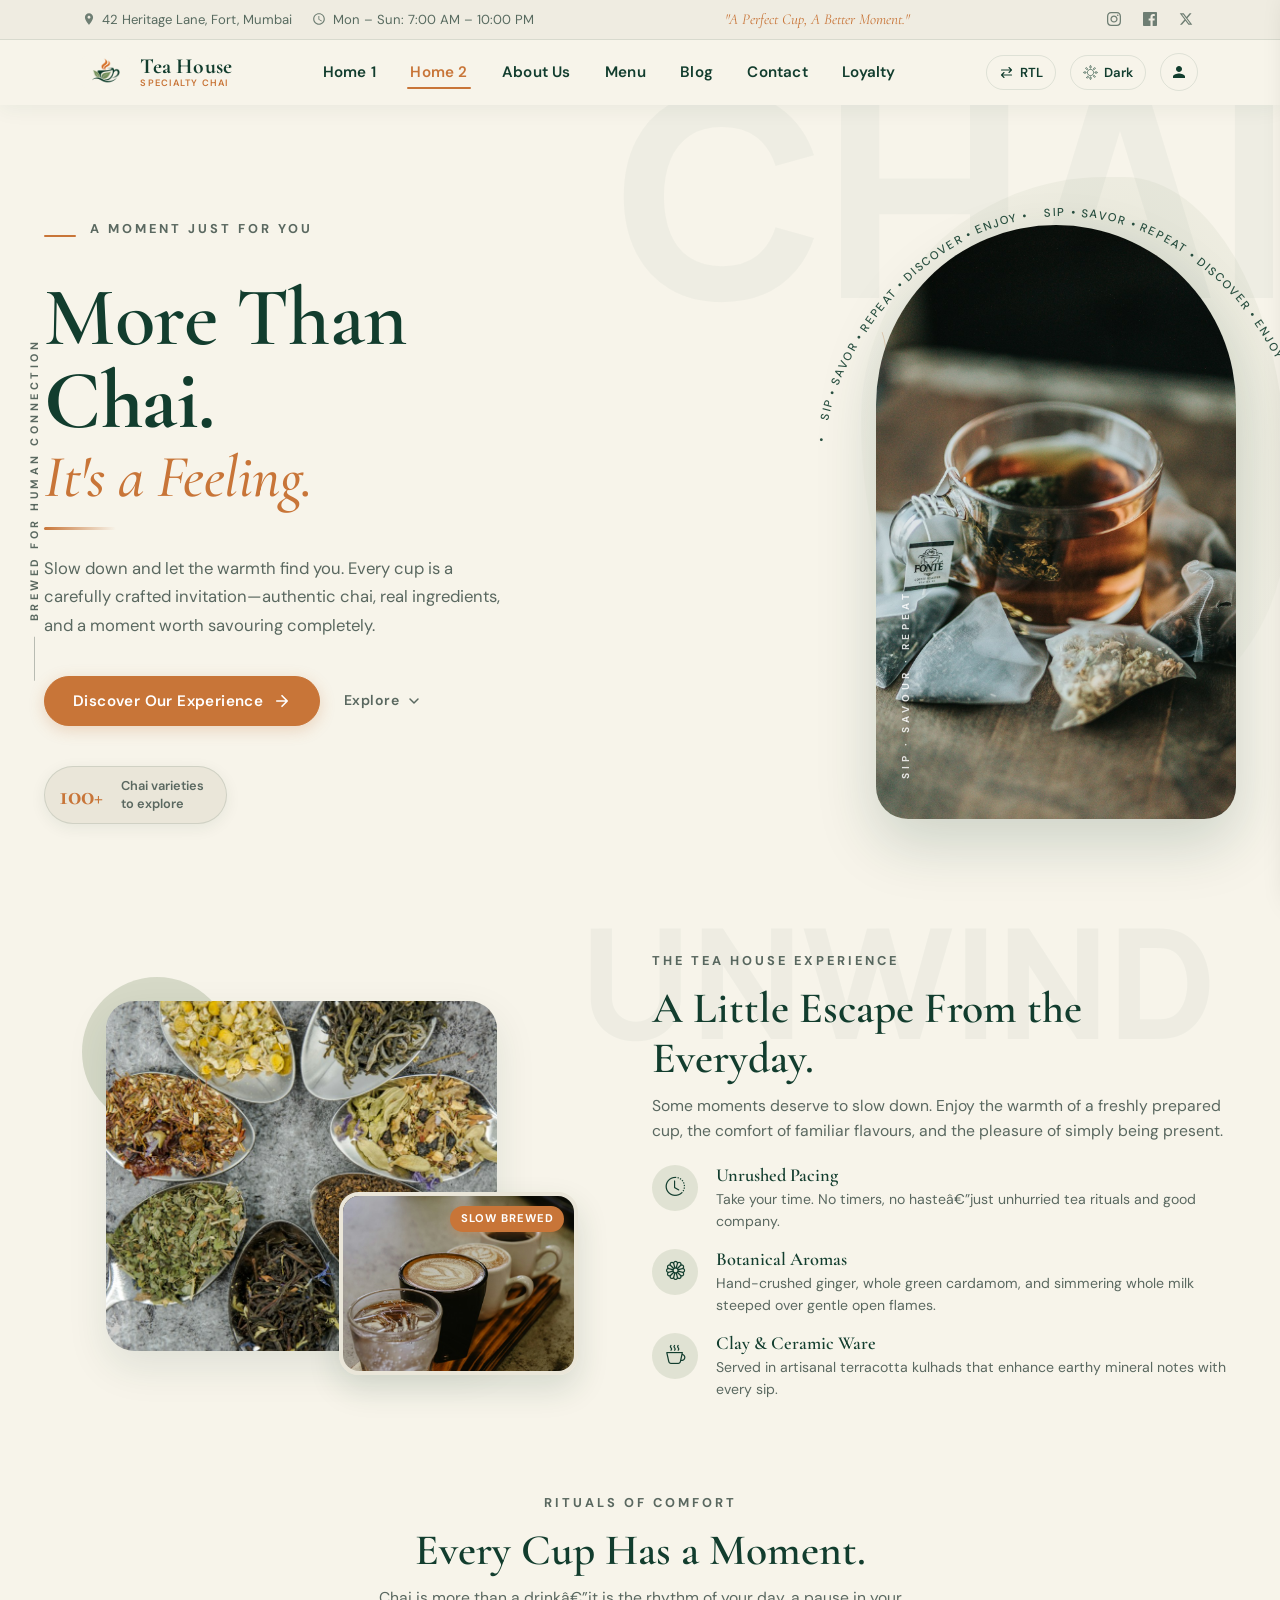
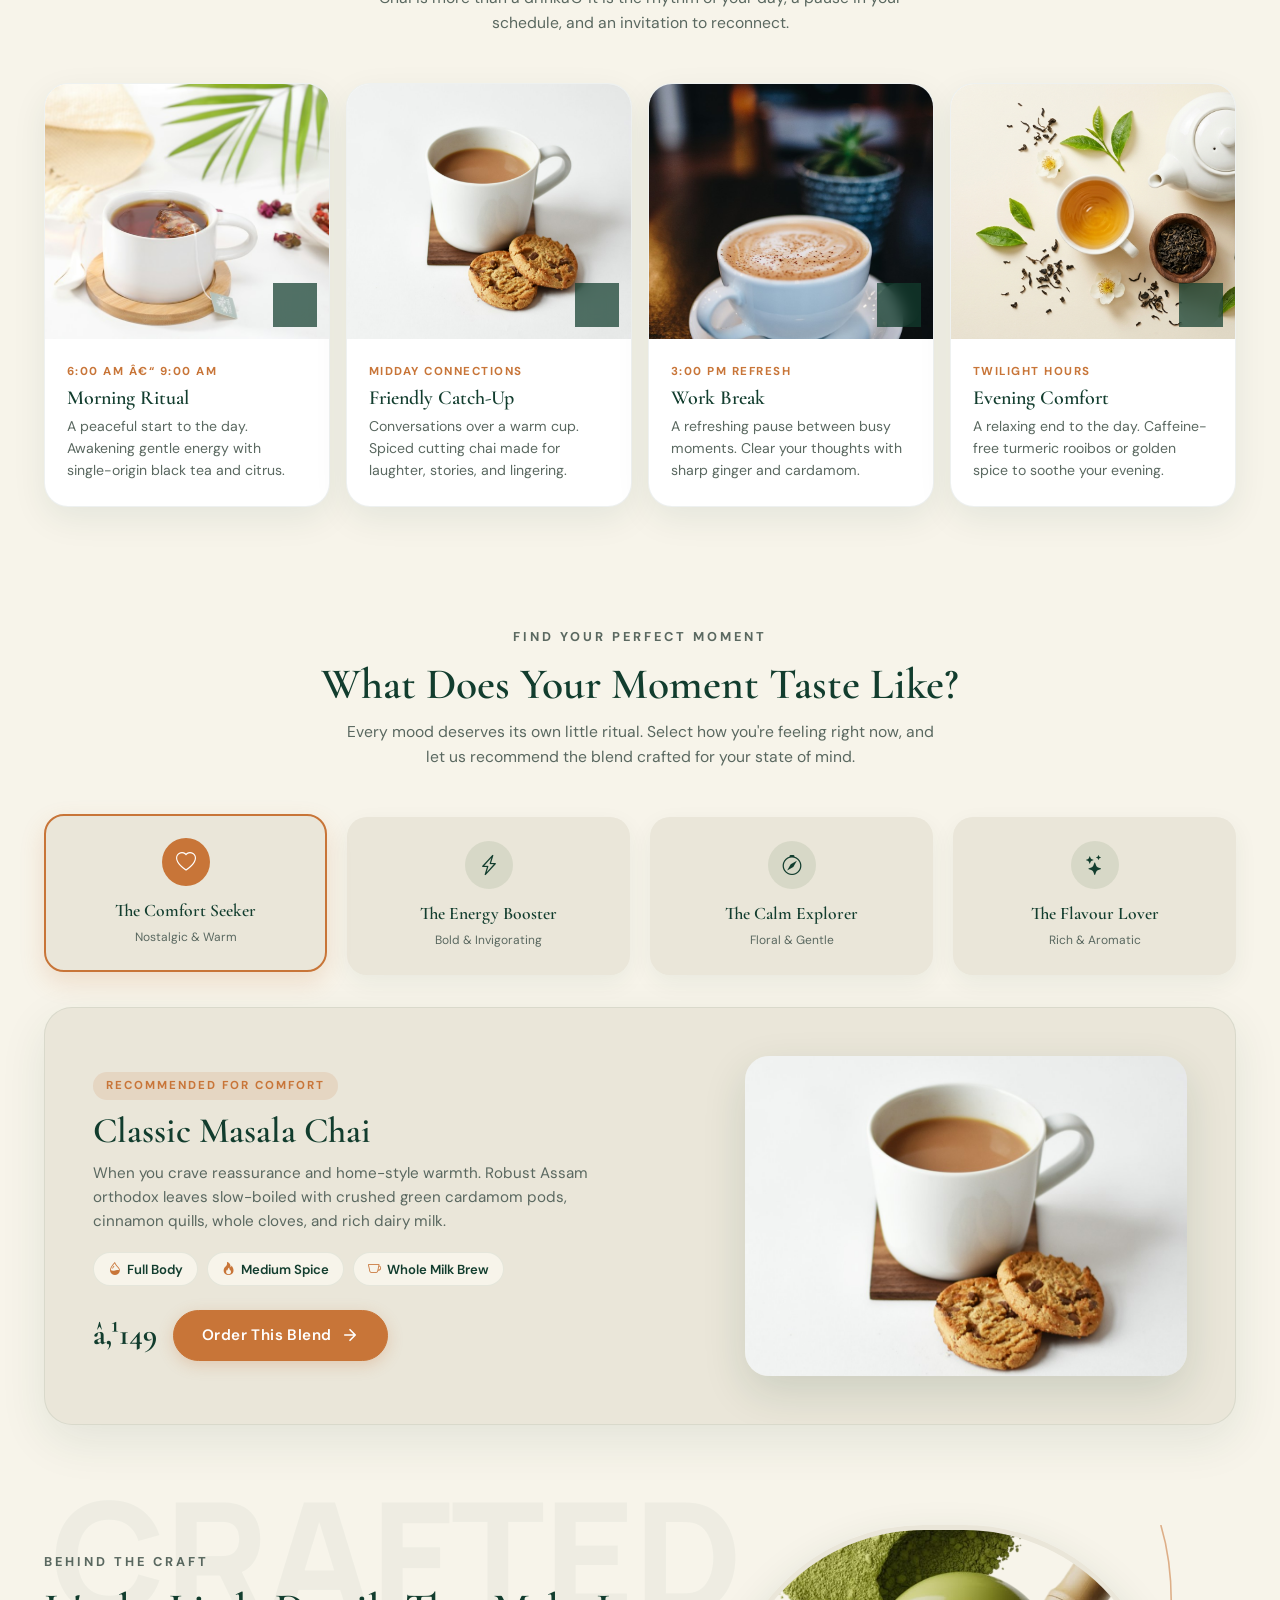
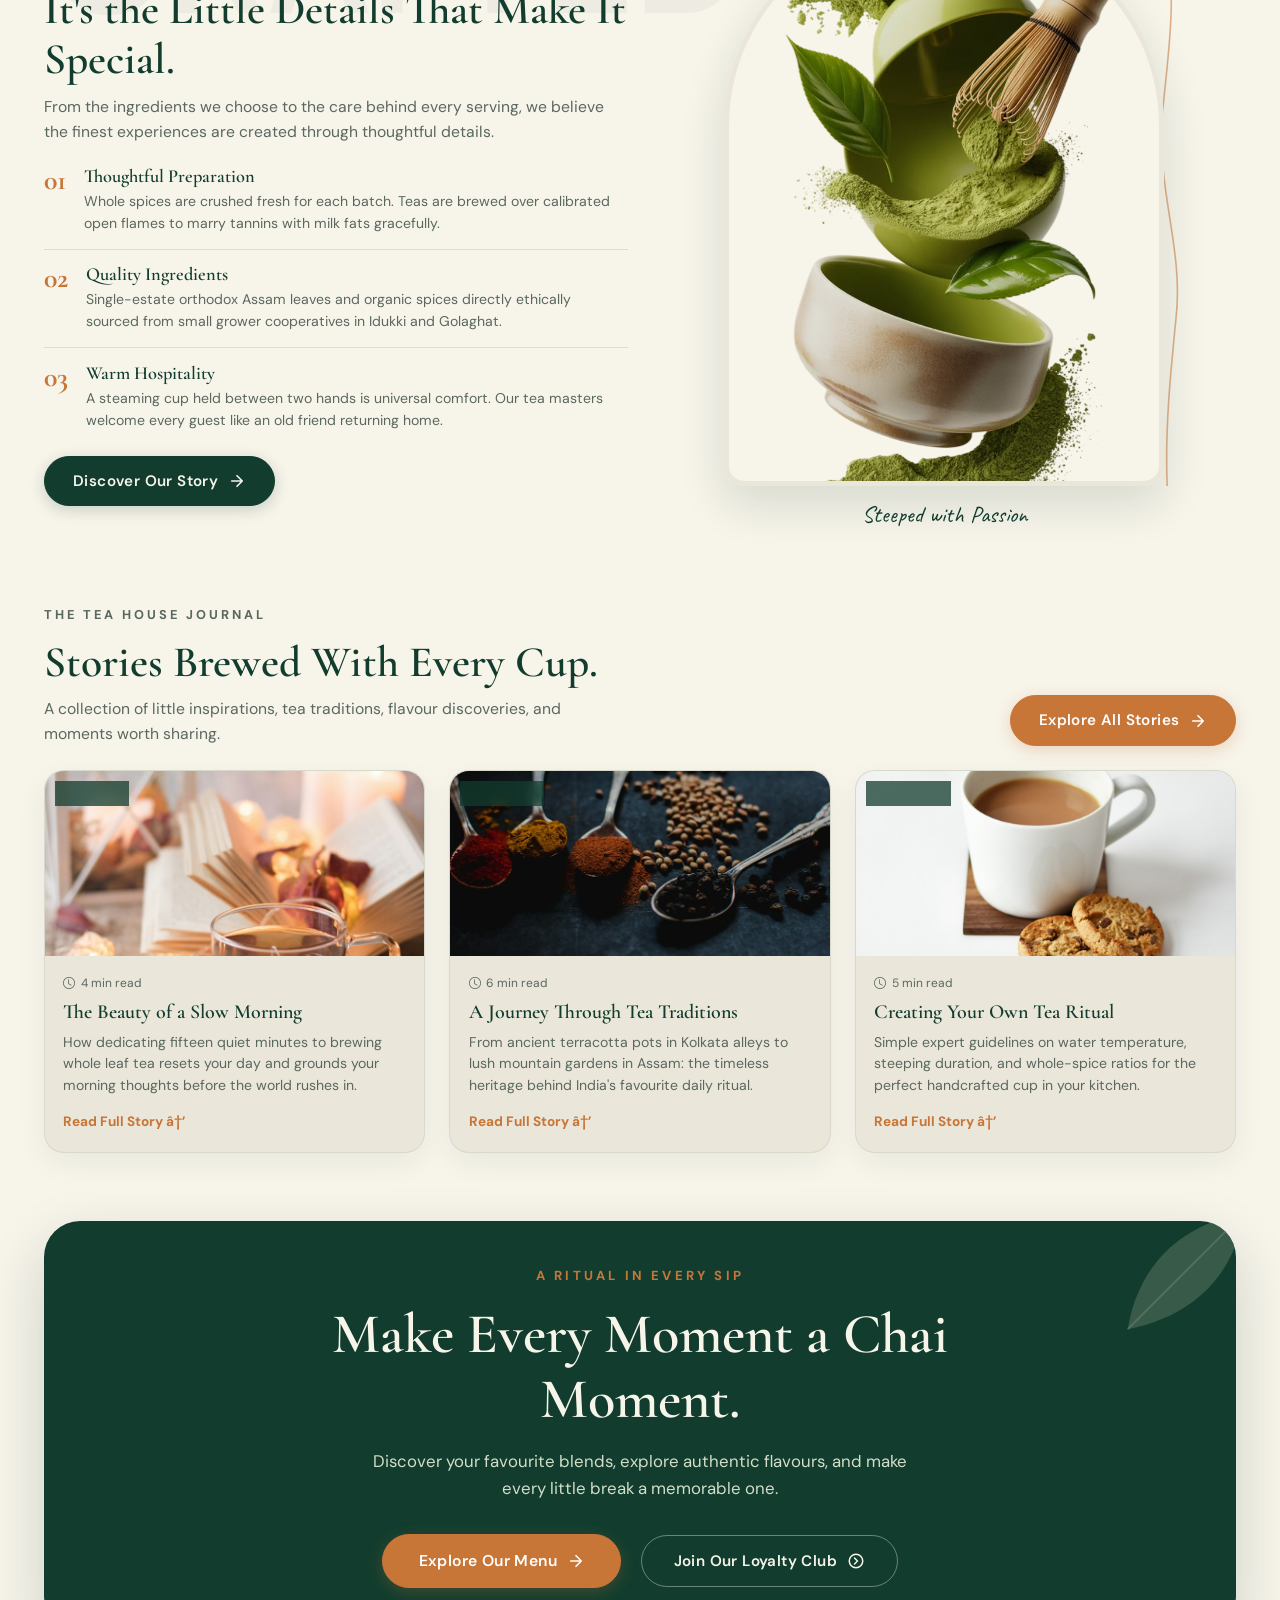
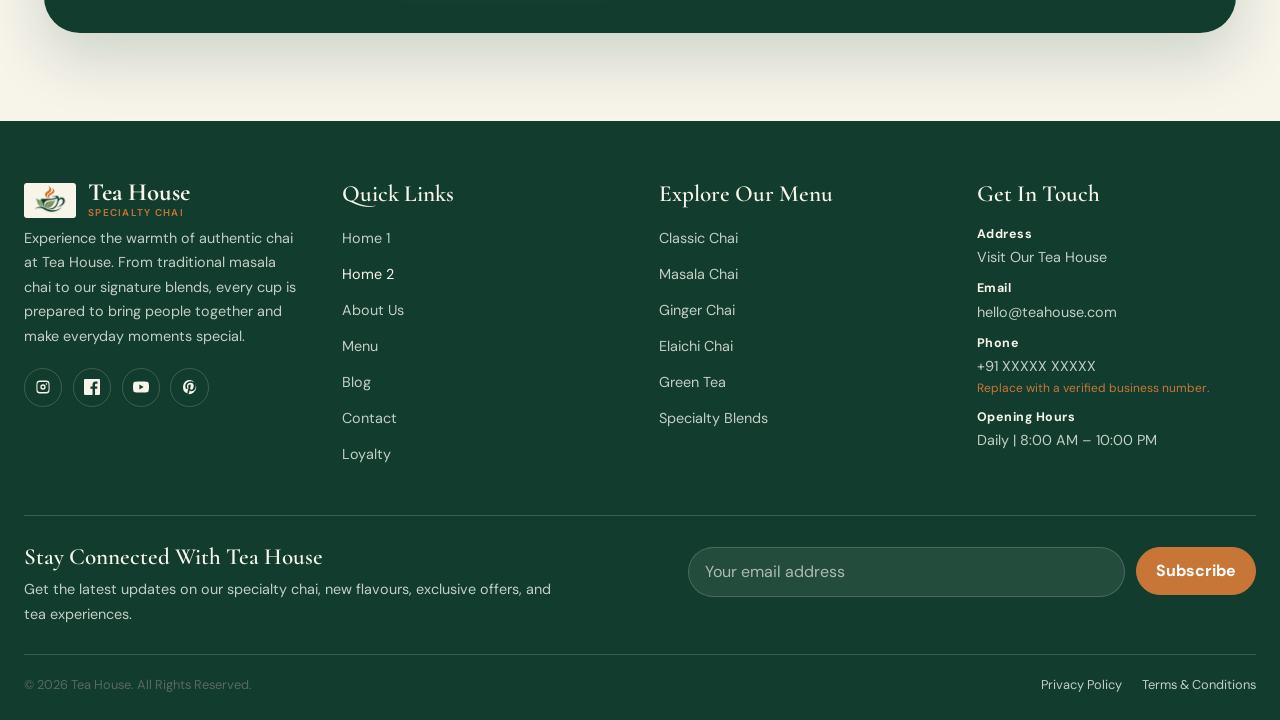
<file: home2.html>
﻿<!DOCTYPE html>
<html lang="en" dir="ltr" data-theme="light">

<head>
  <meta charset="UTF-8">
  <meta name="viewport" content="width=device-width, initial-scale=1.0">
  <meta name="description"
    content="Tea House & Specialty Chai - Home 2 Experience. Step into a world of comforting flavours, mindful rituals, and moments worth sharing.">
  <link rel="icon" type="image/png" href="assets/images/logo/logo.png">
  <title>Home 2 â€“ Experience The Tea House | Specialty Chai Stall</title>

  <!-- Google Fonts (Editorial Typography System matching Home 1) -->
  <link rel="preconnect" href="https://fonts.googleapis.com">
  <link rel="preconnect" href="https://fonts.gstatic.com" crossorigin>
  <link
    href="https://fonts.googleapis.com/css2?family=Caveat:wght@600&family=Cormorant+Garamond:ital,wght@0,500;0,600;0,700;1,400;1,600&family=DM+Sans:ital,wght@0,400;0,500;0,600;0,700;1,400&family=Manrope:wght@600;700;800;900&display=swap"
    rel="stylesheet">

  <!-- Bootstrap 5.3 CSS CDN -->
  <link href="https://cdn.jsdelivr.net/npm/bootstrap@5.3.3/dist/css/bootstrap.min.css" rel="stylesheet">
  <!-- Bootstrap Icons CDN -->
  <link rel="stylesheet" href="https://cdn.jsdelivr.net/npm/bootstrap-icons@1.11.3/font/bootstrap-icons.min.css">

  <!-- Shared Component & Site Stylesheets -->
  <link rel="stylesheet" href="assets/css/navbar.css">
  <link rel="stylesheet" href="assets/css/footer.css">
  <link rel="stylesheet" href="assets/css/style.css">
  <!-- Page-Specific Stylesheet for Home 2 -->
  <link rel="stylesheet" href="assets/css/pages/home2.css">
  <link rel="stylesheet" href="assets/css/responsive.css">
</head>

<body data-current-page="home2">

  <!-- Reusable Dynamic Navbar Placeholder -->
  <div id="navbar-placeholder"></div>

  <!-- ========================================================================
       SECTION 01 – EXPERIENCE THE TEA HOUSE (HERO)
       Asymmetric editorial collage: Cormorant Garamond serif heading +
       layered image composition — unique visual identity from Home 1
       ======================================================================== -->
  <section class="h2-hero-section" id="heroSection">
    <!-- Ghost backdrop word: top-right, enormous & subtle -->
    <div class="h2-giant-backdrop" aria-hidden="true">CHAI</div>

    <!-- Far-left vertical editorial label (xl screens only) -->
    <div class="h2-hero-vert-label d-none d-xl-flex" aria-hidden="true">
      <span class="h2-hero-vert-text">BREWED FOR HUMAN CONNECTION</span>
      <span class="h2-hero-vert-line"></span>
    </div>

    <!-- Main two-column layout inside container -->
    <div class="container-editorial h2-hero-container">
      <div class="h2-hero-inner">

        <!-- ===== LEFT: Editorial serif text column ===== -->
        <div class="h2-hero-text-block">
          <!-- Eyebrow label with terracotta leading line -->
          <div class="h2-hero-eyebrow h2-anim-fade-up" data-anim-delay="0">
            <span class="h2-eyebrow-line" aria-hidden="true"></span>
            <span class="editorial-category-label">A MOMENT JUST FOR YOU</span>
          </div>

          <!-- Cormorant Garamond serif heading (key difference from Home 1 Manrope) -->
          <h1 class="h2-hero-heading" aria-label="More Than Chai. It's a Feeling.">
            <span class="h2-heading-line h2-anim-fade-up" data-anim-delay="80">More Than</span>
            <span class="h2-heading-line h2-heading-chai h2-anim-fade-up" data-anim-delay="160">Chai.</span>
            <span class="h2-heading-line h2-heading-italic h2-anim-fade-up" data-anim-delay="240"><em>It's a
                Feeling.</em></span>
          </h1>

          <!-- Animated terracotta decorative rule -->
          <div class="h2-hero-terracotta-rule h2-anim-expand" data-anim-delay="360" aria-hidden="true"></div>

          <!-- Supporting description -->
          <p class="h2-hero-desc h2-anim-fade-up" data-anim-delay="440">
            Slow down and let the warmth find you. Every cup is a carefully crafted invitation—authentic chai, real
            ingredients, and a moment worth savouring completely.
          </p>

          <!-- CTA row -->
          <div class="h2-hero-cta-row h2-anim-fade-up" data-anim-delay="560">
            <a href="about.html" class="btn-terracotta">
              <span>Discover Our Experience</span>
              <svg width="18" height="18" viewBox="0 0 24 24" fill="none" stroke="currentColor" stroke-width="2.2"
                stroke-linecap="round" stroke-linejoin="round" aria-hidden="true">
                <path d="M5 12h14M12 5l7 7-7 7" />
              </svg>
            </a>
            <a href="#placeToPause" class="h2-hero-scroll-hint">
              <span>Explore</span>
              <svg width="16" height="16" viewBox="0 0 24 24" fill="none" stroke="currentColor" stroke-width="2.2"
                stroke-linecap="round" stroke-linejoin="round" aria-hidden="true">
                <path d="m6 9 6 6 6-6" />
              </svg>
            </a>
          </div>

          <!-- Stat badge -->
          <div class="h2-hero-stat-badge h2-anim-fade-up" data-anim-delay="700">
            <span class="h2-stat-num">100<span class="h2-stat-plus">+</span></span>
            <span class="h2-stat-label">Chai varieties<br>to explore</span>
          </div>
        </div>

        <!-- ===== RIGHT: Asymmetric editorial image collage ===== -->
        <div class="h2-hero-collage">

          <!-- Sage-green organic blob behind images -->
          <div class="h2-collage-sage-blob" aria-hidden="true"></div>

          <!-- Primary tall portrait image — arch top rounded -->
          <div class="h2-collage-primary-wrap h2-anim-reveal-right" data-anim-delay="200">
            <img src="assets/images/home2/hero/hero-experience.jpg"
              alt="A serene tea house moment — a warm chai cup held gently in a cosy atmospheric setting"
              class="h2-collage-primary-img" loading="eager">
            <!-- Vertical editorial label over image -->
            <div class="h2-collage-vert-label" aria-hidden="true">SIP · SAVOUR · REPEAT</div>
          </div>

          <svg class="h2-hero-arch-svg" viewBox="0 0 610 594" aria-hidden="true" focusable="false">
            <defs>
              <path id="h2-hero-arch-path" d="M 95 265 C 95 185 190 24 345 24 C 500 24 595 185 595 265" />
            </defs>
            <g class="h2-hero-arch-desktop h2-hero-arch-animated">
              <text class="h2-hero-arch-text">
                <textPath href="#h2-hero-arch-path" startOffset="-332">
                  <tspan textLength="320" lengthAdjust="spacing">SIP • SAVOR • REPEAT • DISCOVER • ENJOY •</tspan>
                  <tspan dx="12" textLength="320" lengthAdjust="spacing">SIP • SAVOR • REPEAT • DISCOVER • ENJOY •
                  </tspan>
                  <tspan dx="12" textLength="320" lengthAdjust="spacing">SIP • SAVOR • REPEAT • DISCOVER • ENJOY •
                  </tspan>
                  <tspan dx="12" textLength="320" lengthAdjust="spacing">SIP • SAVOR • REPEAT • DISCOVER • ENJOY •
                  </tspan>
                  <animate attributeName="startOffset" from="-332" to="0" dur="32s" calcMode="linear"
                    repeatCount="indefinite" />
                </textPath>
              </text>
            </g>
            <g class="h2-hero-arch-mobile h2-hero-arch-animated">
              <text class="h2-hero-arch-text">
                <textPath href="#h2-hero-arch-path" startOffset="-414">
                  <tspan textLength="400" lengthAdjust="spacing">SIP • SAVOR • REPEAT • DISCOVER • ENJOY •</tspan>
                  <tspan dx="14" textLength="400" lengthAdjust="spacing">SIP • SAVOR • REPEAT • DISCOVER • ENJOY •
                  </tspan>
                  <tspan dx="14" textLength="400" lengthAdjust="spacing">SIP • SAVOR • REPEAT • DISCOVER • ENJOY •
                  </tspan>
                  <tspan dx="14" textLength="400" lengthAdjust="spacing">SIP • SAVOR • REPEAT • DISCOVER • ENJOY •
                  </tspan>
                  <animate attributeName="startOffset" from="-414" to="0" dur="20s" calcMode="linear"
                    repeatCount="indefinite" />
                </textPath>
              </text>
            </g>
            <g class="h2-hero-arch-static-desktop">
              <text class="h2-hero-arch-text">
                <textPath href="#h2-hero-arch-path" startOffset="50%" text-anchor="middle">
                  <tspan textLength="320" lengthAdjust="spacing">SIP • SAVOR • REPEAT • DISCOVER • ENJOY •</tspan>
                </textPath>
              </text>
            </g>
            <g class="h2-hero-arch-static-mobile">
              <text class="h2-hero-arch-text">
                <textPath href="#h2-hero-arch-path" startOffset="50%" text-anchor="middle">
                  <tspan textLength="400" lengthAdjust="spacing">SIP • SAVOR • REPEAT • DISCOVER • ENJOY •</tspan>
                </textPath>
              </text>
            </g>
          </svg>

          <!-- Secondary overlapping card — lower-left of primary -->


          <!-- Thin terracotta curve accent -->
          <div class="h2-collage-curve-accent" aria-hidden="true">
            <svg viewBox="0 0 60 220" fill="none" preserveAspectRatio="none">
              <path d="M 30,0 C 52,45 15,90 32,135 C 48,175 12,200 28,220" stroke="var(--color-accent-terracotta)"
                stroke-width="1.5" opacity="0.5" />
            </svg>
          </div>
        </div>

      </div>
    </div>
  </section>

  <!-- ========================================================================
       SECTION 02 â€“ A PLACE TO PAUSE
       Atmosphere & experience narrative with overlapping image collage & UNWIND typography
       ======================================================================== -->
  <section class="h2-pause-section" id="placeToPause">
    <!-- Oversized Background Typography: UNWIND -->
    <div class="h2-unwind-backdrop" aria-hidden="true">UNWIND</div>

    <div class="container-editorial">
      <div class="row align-items-center g-4">
        <!-- Left Column: Overlapping Editorial Photography Collage -->
        <div class="col-lg-6 order-2 order-lg-1 reveal-on-scroll">
          <div class="h2-collage-stage">
            <!-- Large Primary Atmosphere Photo -->
            <div class="h2-collage-primary">
              <img src="assets/images/home2/experience/tea-house-interior.jpg"
                alt="Atmospheric tea house seating with handcrafted ceramic teapots" class="img-fluid" loading="lazy">
            </div>
            <!-- Smaller Overlapping Detail Image -->
            <div class="h2-collage-secondary">
              <img src="assets/images/home2/experience/pause-cutting-glass.jpg"
                alt="Fresh hot masala chai steaming in a traditional cutting glass" class="img-fluid" loading="lazy">
              <span class="h2-cutting-tag">Slow Brewed</span>
            </div>
            <!-- Sage decorative backdrop leaf circle -->
            <div class="h2-collage-sage-circle" aria-hidden="true"></div>
          </div>
        </div>

        <!-- Right Column: Storytelling Content -->
        <div class="col-lg-6 order-1 order-lg-2 h2-pause-text-col reveal-on-scroll">
          <span class="editorial-category-label">THE TEA HOUSE EXPERIENCE</span>
          <h2 class="h2-section-heading">
            A Little Escape From the Everyday.
          </h2>
          <p class="h2-section-desc">
            Some moments deserve to slow down. Enjoy the warmth of a freshly prepared cup, the comfort of familiar
            flavours, and the pleasure of simply being present.
          </p>

          <!-- 3 Atmosphere Highlights -->
          <div class="h2-atmosphere-features">
            <div class="h2-feature-item">
              <div class="h2-feature-icon-circle">
                <i class="bi bi-clock-history"></i>
              </div>
              <div>
                <h3 class="h2-feature-title">Unrushed Pacing</h3>
                <p class="h2-feature-text">Take your time. No timers, no hasteâ€”just unhurried tea rituals and good
                  company.</p>
              </div>
            </div>

            <div class="h2-feature-item">
              <div class="h2-feature-icon-circle">
                <i class="bi bi-flower1"></i>
              </div>
              <div>
                <h3 class="h2-feature-title">Botanical Aromas</h3>
                <p class="h2-feature-text">Hand-crushed ginger, whole green cardamom, and simmering whole milk steeped
                  over gentle open flames.</p>
              </div>
            </div>

            <div class="h2-feature-item">
              <div class="h2-feature-icon-circle">
                <i class="bi bi-cup-hot"></i>
              </div>
              <div>
                <h3 class="h2-feature-title">Clay &amp; Ceramic Ware</h3>
                <p class="h2-feature-text">Served in artisanal terracotta kulhads that enhance earthy mineral notes with
                  every sip.</p>
              </div>
            </div>
          </div>
        </div>
      </div>
    </div>
  </section>

  <!-- ========================================================================
       SECTION 03 â€“ MOMENTS WORTH SHARING
       Editorial collage displaying 4 distinct moments associated with chai
       ======================================================================== -->
  <section class="h2-moments-section" id="momentsSection">
    <div class="container-editorial">
      <!-- Section Header -->
      <div class="h2-center-header reveal-on-scroll">
        <span class="editorial-category-label">RITUALS OF COMFORT</span>
        <h2 class="h2-section-heading">Every Cup Has a Moment.</h2>
        <p class="h2-section-desc mx-auto" style="max-width: 580px;">
          Chai is more than a drinkâ€”it is the rhythm of your day, a pause in your schedule, and an invitation to
          reconnect.
        </p>
      </div>

      <!-- Asymmetrical 4 Moments Editorial Grid -->
      <div class="h2-moments-grid">
        <!-- Moment 1: Morning Ritual -->
        <div class="h2-moment-card h2-moment-tall reveal-on-scroll">
          <div class="h2-moment-img-wrap">
            <img src="assets/images/home2/moments/moment-morning.jpg"
              alt="Golden morning sunlight illuminating a freshly steeped amber cup of tea" loading="lazy">
            <span class="h2-moment-num">01</span>
          </div>
          <div class="h2-moment-body">
            <span class="h2-moment-timing">6:00 AM â€“ 9:00 AM</span>
            <h3 class="h2-moment-title">Morning Ritual</h3>
            <p class="h2-moment-text">A peaceful start to the day. Awakening gentle energy with single-origin black tea
              and citrus.</p>
          </div>
        </div>

        <!-- Moment 2: Friendly Catch-Up -->
        <div class="h2-moment-card reveal-on-scroll">
          <div class="h2-moment-img-wrap">
            <img src="assets/images/home2/moments/moment-catchup.jpg"
              alt="Two cups of chai and teapot on a shared wooden table during a conversation" loading="lazy">
            <span class="h2-moment-num">02</span>
          </div>
          <div class="h2-moment-body">
            <span class="h2-moment-timing">Midday Connections</span>
            <h3 class="h2-moment-title">Friendly Catch-Up</h3>
            <p class="h2-moment-text">Conversations over a warm cup. Spiced cutting chai made for laughter, stories, and
              lingering.</p>
          </div>
        </div>

        <!-- Moment 3: Work Break -->
        <div class="h2-moment-card reveal-on-scroll">
          <div class="h2-moment-img-wrap">
            <img src="assets/images/home2/moments/moment-workbreak.jpg"
              alt="Pyramid tea bag and glass on workspace desk for afternoon refreshment" loading="lazy">
            <span class="h2-moment-num">03</span>
          </div>
          <div class="h2-moment-body">
            <span class="h2-moment-timing">3:00 PM Refresh</span>
            <h3 class="h2-moment-title">Work Break</h3>
            <p class="h2-moment-text">A refreshing pause between busy moments. Clear your thoughts with sharp ginger and
              cardamom.</p>
          </div>
        </div>

        <!-- Moment 4: Evening Comfort -->
        <div class="h2-moment-card h2-moment-tall reveal-on-scroll">
          <div class="h2-moment-img-wrap">
            <img src="assets/images/home2/moments/moment-evening.png"
              alt="Warm amber tea still life for cozy evening unwinding" loading="lazy">
            <span class="h2-moment-num">04</span>
          </div>
          <div class="h2-moment-body">
            <span class="h2-moment-timing">Twilight Hours</span>
            <h3 class="h2-moment-title">Evening Comfort</h3>
            <p class="h2-moment-text">A relaxing end to the day. Caffeine-free turmeric rooibos or golden spice to
              soothe your evening.</p>
          </div>
        </div>
      </div>
    </div>
  </section>

  <!-- ========================================================================
       SECTION 04 â€“ DISCOVER YOUR CHAI MOOD (INTERACTIVE)
       Interactive discovery tool matching moods with bespoke chai blends
       ======================================================================== -->
  <section class="h2-mood-section" id="moodSection">
    <div class="container-editorial">
      <div class="h2-center-header reveal-on-scroll">
        <span class="editorial-category-label">FIND YOUR PERFECT MOMENT</span>
        <h2 class="h2-section-heading">What Does Your Moment Taste Like?</h2>
        <p class="h2-section-desc mx-auto" style="max-width: 600px;">
          Every mood deserves its own little ritual. Select how you're feeling right now, and let us recommend the blend
          crafted for your state of mind.
        </p>
      </div>

      <!-- 4 Selectable Mood Options Row -->
      <div class="h2-mood-selector-grid reveal-on-scroll">
        <!-- Mood 1: The Comfort Seeker -->
        <button type="button" class="h2-mood-tab-btn is-selected" data-mood="comfort">
          <span class="h2-mood-icon-tag"><i class="bi bi-heart"></i></span>
          <span class="h2-mood-tab-title">The Comfort Seeker</span>
          <span class="h2-mood-tab-hint">Nostalgic &amp; Warm</span>
        </button>

        <!-- Mood 2: The Energy Booster -->
        <button type="button" class="h2-mood-tab-btn" data-mood="energy">
          <span class="h2-mood-icon-tag"><i class="bi bi-lightning-charge"></i></span>
          <span class="h2-mood-tab-title">The Energy Booster</span>
          <span class="h2-mood-tab-hint">Bold &amp; Invigorating</span>
        </button>

        <!-- Mood 3: The Calm Explorer -->
        <button type="button" class="h2-mood-tab-btn" data-mood="calm">
          <span class="h2-mood-icon-tag"><i class="bi bi-compass"></i></span>
          <span class="h2-mood-tab-title">The Calm Explorer</span>
          <span class="h2-mood-tab-hint">Floral &amp; Gentle</span>
        </button>

        <!-- Mood 4: The Flavour Lover -->
        <button type="button" class="h2-mood-tab-btn" data-mood="flavour">
          <span class="h2-mood-icon-tag"><i class="bi bi-stars"></i></span>
          <span class="h2-mood-tab-title">The Flavour Lover</span>
          <span class="h2-mood-tab-hint">Rich &amp; Aromatic</span>
        </button>
      </div>

      <!-- Interactive Live Mood Result Stage -->
      <div class="h2-mood-result-stage reveal-on-scroll">
        <div class="row align-items-center g-4">
          <!-- Left: Mood Match Details -->
          <div class="col-lg-7">
            <div class="h2-mood-content-card">
              <span class="h2-mood-tag-badge" id="moodResultTag">RECOMMENDED FOR COMFORT</span>
              <h3 class="h2-mood-result-heading" id="moodResultTitle">Classic Masala Chai</h3>
              <p class="h2-mood-result-p" id="moodResultDesc">
                When you crave reassurance and home-style warmth. Robust Assam orthodox leaves slow-boiled with crushed
                green cardamom pods, cinnamon quills, whole cloves, and rich dairy milk.
              </p>

              <!-- Aroma Profile Badges -->
              <div class="h2-mood-profile-list mb-4" id="moodResultProfile">
                <span class="h2-profile-pill"><i class="bi bi-droplet-half"></i> Full Body</span>
                <span class="h2-profile-pill"><i class="bi bi-fire"></i> Medium Spice</span>
                <span class="h2-profile-pill"><i class="bi bi-cup"></i> Whole Milk Brew</span>
              </div>

              <div class="d-flex align-items-center gap-3 flex-wrap">
                <span class="h2-mood-price" id="moodResultPrice">â‚¹149</span>
                <a href="menu.html" class="btn-terracotta">
                  <span>Order This Blend</span>
                  <svg width="18" height="18" viewBox="0 0 24 24" fill="none" stroke="currentColor" stroke-width="2.2"
                    stroke-linecap="round" stroke-linejoin="round">
                    <path d="M5 12h14M12 5l7 7-7 7" />
                  </svg>
                </a>
              </div>
            </div>
          </div>

          <!-- Right: Visual Preview of Recommended Pouch / Glass -->
          <div class="col-lg-5">
            <div class="h2-mood-visual-stage text-center">
              <img id="moodResultImg" src="assets/images/home2/moments/moment-catchup.jpg"
                alt="Recommended chai blend in traditional tea setting" class="h2-mood-img">
            </div>
          </div>
        </div>
      </div>
    </div>
  </section>

  <!-- ========================================================================
       SECTION 05 â€“ BEHIND EVERY BEAUTIFUL CUP
       Artisanal storytelling section detailing ingredients, craftsmanship, and hospitality
       ======================================================================== -->
  <section class="h2-craft-section" id="craftSection">
    <!-- Oversized Background Typography: CRAFTED -->
    <div class="h2-craft-backdrop" aria-hidden="true">CRAFTED</div>

    <div class="container-editorial">
      <div class="row align-items-center g-4">
        <!-- Left: 3 Craft Highlights -->
        <div class="col-lg-6 reveal-on-scroll">
          <span class="editorial-category-label">BEHIND THE CRAFT</span>
          <h2 class="h2-section-heading">It's the Little Details That Make It Special.</h2>
          <p class="h2-section-desc">
            From the ingredients we choose to the care behind every serving, we believe the finest experiences are
            created through thoughtful details.
          </p>

          <div class="h2-craft-pillars-list">
            <!-- Pillar 1 -->
            <div class="h2-pillar-card">
              <span class="h2-pillar-index">01</span>
              <div>
                <h3 class="h2-pillar-title">Thoughtful Preparation</h3>
                <p class="h2-pillar-desc">
                  Whole spices are crushed fresh for each batch. Teas are brewed over calibrated open flames to marry
                  tannins with milk fats gracefully.
                </p>
              </div>
            </div>

            <!-- Pillar 2 -->
            <div class="h2-pillar-card">
              <span class="h2-pillar-index">02</span>
              <div>
                <h3 class="h2-pillar-title">Quality Ingredients</h3>
                <p class="h2-pillar-desc">
                  Single-estate orthodox Assam leaves and organic spices directly ethically sourced from small grower
                  cooperatives in Idukki and Golaghat.
                </p>
              </div>
            </div>

            <!-- Pillar 3 -->
            <div class="h2-pillar-card">
              <span class="h2-pillar-index">03</span>
              <div>
                <h3 class="h2-pillar-title">Warm Hospitality</h3>
                <p class="h2-pillar-desc">
                  A steaming cup held between two hands is universal comfort. Our tea masters welcome every guest like
                  an old friend returning home.
                </p>
              </div>
            </div>
          </div>

          <div class="mt-4">
            <a href="about.html" class="btn-forest">
              <span>Discover Our Story</span>
              <svg width="18" height="18" viewBox="0 0 24 24" fill="none" stroke="currentColor" stroke-width="2.2"
                stroke-linecap="round" stroke-linejoin="round">
                <path d="M5 12h14M12 5l7 7-7 7" />
              </svg>
            </a>
          </div>
        </div>

        <!-- Right: Serving / Artisan Tea Photograph in Organic Arch -->
        <div class="col-lg-6 reveal-on-scroll">
          <div class="h2-craft-photo-wrapper">
            <div class="h2-craft-image-stage">
              <div class="h2-craft-terracotta-wave" aria-hidden="true">
                <svg viewBox="0 0 80 600" fill="none" preserveAspectRatio="none">
                  <path d="M 36,0 C 60,68 45,134 38,202 C 30,281 65,347 55,420 C 48,480 41,540 44,600"
                    stroke="var(--color-accent-terracotta)" stroke-width="2" opacity="0.55" />
                </svg>
              </div>
              <div class="h2-craft-arch-frame">
                <img src="assets/images/home2-s.png"
                  alt="Ceremonial matcha whisk and green tea powder in a ceramic bowl" class="img-fluid" loading="lazy">
              </div>
            </div>
            <span class="h2-craft-script-note">Steeped with Passion</span>
          </div>
        </div>
      </div>
    </div>
  </section>

  <!-- ========================================================================
       SECTION 06 â€“ THE TEA HOUSE JOURNAL
       Magazine-inspired editorial preview of 3 stories and tea inspirations
       ======================================================================== -->
  <section class="h2-journal-section" id="journalSection">
    <div class="container-editorial">
      <!-- Section Header -->
      <div class="d-flex justify-content-between align-items-end flex-wrap gap-3 mb-4 reveal-on-scroll">
        <div>
          <span class="editorial-category-label">THE TEA HOUSE JOURNAL</span>
          <h2 class="h2-section-heading mb-2">Stories Brewed With Every Cup.</h2>
          <p class="h2-section-desc mb-0" style="max-width: 540px;">
            A collection of little inspirations, tea traditions, flavour discoveries, and moments worth sharing.
          </p>
        </div>
        <div>
          <a href="blog.html" class="btn-terracotta">
            <span>Explore All Stories</span>
            <svg width="18" height="18" viewBox="0 0 24 24" fill="none" stroke="currentColor" stroke-width="2.2"
              stroke-linecap="round" stroke-linejoin="round">
              <path d="M5 12h14M12 5l7 7-7 7" />
            </svg>
          </a>
        </div>
      </div>

      <!-- 3 Magazine-Inspired Asymmetrical Articles Grid -->
      <div class="row g-4">
        <!-- Article 1: The Beauty of a Slow Morning -->
        <div class="col-lg-4 col-md-6 reveal-on-scroll">
          <article class="h2-journal-card">
            <div class="h2-journal-img-container">
              <img src="assets/images/home2/journal/journal-morning.jpg" alt="Loose tea leaves and quiet morning light"
                loading="lazy">
              <span class="h2-journal-category">Rituals</span>
            </div>
            <div class="h2-journal-card-body">
              <span class="h2-journal-readtime"><i class="bi bi-clock"></i> 4 min read</span>
              <h3 class="h2-journal-title">
                <a href="blog.html">The Beauty of a Slow Morning</a>
              </h3>
              <p class="h2-journal-excerpt">
                How dedicating fifteen quiet minutes to brewing whole leaf tea resets your day and grounds your morning
                thoughts before the world rushes in.
              </p>
              <a href="blog.html" class="h2-journal-link">Read Full Story â†’</a>
            </div>
          </article>
        </div>

        <!-- Article 2: A Journey Through Tea Traditions -->
        <div class="col-lg-4 col-md-6 reveal-on-scroll">
          <article class="h2-journal-card h2-journal-featured">
            <div class="h2-journal-img-container">
              <img src="assets/images/home2/journal/journal-traditions.jpg"
                alt="Aromatic spices arranged for traditional heritage chai" loading="lazy">
              <span class="h2-journal-category">Heritage</span>
            </div>
            <div class="h2-journal-card-body">
              <span class="h2-journal-readtime"><i class="bi bi-clock"></i> 6 min read</span>
              <h3 class="h2-journal-title">
                <a href="blog.html">A Journey Through Tea Traditions</a>
              </h3>
              <p class="h2-journal-excerpt">
                From ancient terracotta pots in Kolkata alleys to lush mountain gardens in Assam: the timeless heritage
                behind India's favourite daily ritual.
              </p>
              <a href="blog.html" class="h2-journal-link">Read Full Story â†’</a>
            </div>
          </article>
        </div>

        <!-- Article 3: Creating Your Own Tea Ritual -->
        <div class="col-lg-4 col-md-12 reveal-on-scroll">
          <article class="h2-journal-card">
            <div class="h2-journal-img-container">
              <img src="assets/images/home2/journal/journal-ritual.jpg"
                alt="Artisan ceramic teapot and cup for personal tea ritual" loading="lazy">
              <span class="h2-journal-category">Lifestyle</span>
            </div>
            <div class="h2-journal-card-body">
              <span class="h2-journal-readtime"><i class="bi bi-clock"></i> 5 min read</span>
              <h3 class="h2-journal-title">
                <a href="blog.html">Creating Your Own Tea Ritual</a>
              </h3>
              <p class="h2-journal-excerpt">
                Simple expert guidelines on water temperature, steeping duration, and whole-spice ratios for the perfect
                handcrafted cup in your kitchen.
              </p>
              <a href="blog.html" class="h2-journal-link">Read Full Story â†’</a>
            </div>
          </article>
        </div>
      </div>
    </div>
  </section>

  <!-- ========================================================================
       SECTION 07 â€“ FINAL PREMIUM CTA SECTION (MATCHING HOME 1)
       Closing chapter of the homepage with organic forest backdrop & dual CTAs
       ======================================================================== -->
  <section class="final-cta-section" id="finalCtaSection">
    <div class="container-editorial">
      <div class="final-cta-card reveal-on-scroll">
        <!-- Subtle botanical decorative leaf SVG -->
        <div class="final-cta-leaf-deco" aria-hidden="true">
          <svg viewBox="0 0 120 120" fill="none">
            <path d="M 10,110 C 20,50 60,20 110,10 C 100,70 60,100 10,110 Z" fill="#A7B397" opacity="0.35" />
            <path d="M 10,110 C 45,75 75,45 110,10" stroke="#8EA181" stroke-width="1.8" opacity="0.45" />
          </svg>
        </div>

        <!-- Content Center -->
        <div class="final-cta-content text-center">
          <span class="final-cta-subheading">A RITUAL IN EVERY SIP</span>
          <h2 class="final-cta-heading">Make Every Moment a Chai Moment.</h2>
          <p class="final-cta-description">
            Discover your favourite blends, explore authentic flavours, and make every little break a memorable one.
          </p>

          <div class="final-cta-buttons-row">
            <a href="menu.html" class="btn-terracotta btn-cta-lg">
              <span>Explore Our Menu</span>
              <svg width="18" height="18" viewBox="0 0 24 24" fill="none" stroke="currentColor" stroke-width="2.2"
                stroke-linecap="round" stroke-linejoin="round">
                <path d="M5 12h14M12 5l7 7-7 7" />
              </svg>
            </a>
            <a href="loyalty.html" class="btn-cta-outline-light">
              <span>Join Our Loyalty Club</span>
              <svg width="18" height="18" viewBox="0 0 24 24" fill="none" stroke="currentColor" stroke-width="2"
                stroke-linecap="round" stroke-linejoin="round">
                <circle cx="12" cy="12" r="9" />
                <path d="m10 8 4 4-4 4" />
              </svg>
            </a>
          </div>
        </div>
      </div>
    </div>
  </section>

  <!-- Reusable Dynamic Footer Placeholder -->
  <div id="footer-placeholder"></div>

  <!-- ========================================================================
       SHARED INTERACTIVE MODALS: LOGIN, SIGNUP, CHAI BUILDER
       ======================================================================== -->
  <!-- 1. Login Modal -->
  <div class="modal fade" id="loginModal" tabindex="-1" aria-labelledby="loginModalLabel" aria-hidden="true">
    <div class="modal-dialog modal-dialog-centered">
      <div class="modal-content modal-content-custom">
        <div class="modal-header modal-header-custom">
          <h2 class="modal-title" id="loginModalLabel">Welcome Back</h2>
          <button type="button" class="btn-close" data-bs-dismiss="modal" aria-label="Close"></button>
        </div>
        <div class="modal-body pt-4">
          <form id="loginForm"
            onsubmit="event.preventDefault(); bootstrap.Modal.getInstance(document.getElementById('loginModal')).hide(); showToast('Welcome back to Tea House!');">
            <div class="mb-3">
              <label for="loginEmail" class="form-label small fw-semibold">Email or Mobile Number</label>
              <input type="text" class="form-control form-control-custom" id="loginEmail"
                placeholder="you@domain.com or 10-digit mobile" required>
            </div>
            <div class="mb-4">
              <label for="loginPassword" class="form-label small fw-semibold">Password</label>
              <input type="password" class="form-control form-control-custom" id="loginPassword"
                placeholder="â€¢â€¢â€¢â€¢â€¢â€¢â€¢â€¢" required>
            </div>
            <button type="submit" class="btn-forest w-100 justify-content-center py-2 mb-3">Sign In</button>
            <p class="text-center small text-muted mb-0">
              Don't have an account? <a href="#signup" data-bs-toggle="modal" data-bs-target="#signupModal"
                class="fw-semibold text-decoration-underline" style="color: var(--color-accent-terracotta);">Create an
                account</a>
            </p>
          </form>
        </div>
      </div>
    </div>
  </div>

  <!-- 2. Signup Modal -->
  <div class="modal fade" id="signupModal" tabindex="-1" aria-labelledby="signupModalLabel" aria-hidden="true">
    <div class="modal-dialog modal-dialog-centered">
      <div class="modal-content modal-content-custom">
        <div class="modal-header modal-header-custom">
          <h2 class="modal-title" id="signupModalLabel">Join Our Tea Circle</h2>
          <button type="button" class="btn-close" data-bs-dismiss="modal" aria-label="Close"></button>
        </div>
        <div class="modal-body pt-4">
          <form id="signupForm"
            onsubmit="event.preventDefault(); bootstrap.Modal.getInstance(document.getElementById('signupModal')).hide(); showToast('Account created! Welcome to Tea House Rewards.');">
            <div class="mb-3">
              <label for="signupName" class="form-label small fw-semibold">Full Name</label>
              <input type="text" class="form-control form-control-custom" id="signupName" placeholder="Your name"
                required>
            </div>
            <div class="mb-3">
              <label for="signupEmail" class="form-label small fw-semibold">Email Address</label>
              <input type="email" class="form-control form-control-custom" id="signupEmail" placeholder="you@domain.com"
                required>
            </div>
            <div class="mb-4">
              <label for="signupPassword" class="form-label small fw-semibold">Create Password</label>
              <input type="password" class="form-control form-control-custom" id="signupPassword"
                placeholder="At least 8 characters" required>
            </div>
            <button type="submit" class="btn-terracotta w-100 justify-content-center py-2 mb-3">Register &amp; Claim 50
              Loyalty Leaves</button>
            <p class="text-center small text-muted mb-0">
              Already a member? <a href="#login" data-bs-toggle="modal" data-bs-target="#loginModal"
                class="fw-semibold text-decoration-underline" style="color: var(--color-accent-terracotta);">Log in
                here</a>
            </p>
          </form>
        </div>
      </div>
    </div>
  </div>

  <!-- Toast Container Placeholder -->
  <div id="toastNotificationContainer" class="toast-container position-fixed bottom-0 end-0 p-3" style="z-index: 1200;">
  </div>

  <!-- Bootstrap 5.3 Bundle JS CDN -->
  <script src="https://cdn.jsdelivr.net/npm/bootstrap@5.3.3/dist/js/bootstrap.bundle.min.js"></script>

  <!-- Modular Vanilla JavaScript Files -->
  <script src="assets/js/theme.js"></script>
  <script src="assets/js/language.js"></script>
  <script src="assets/js/navbar.js"></script>
  <script src="assets/js/footer.js"></script>
  <script src="assets/js/main.js"></script>
  <!-- Page-Specific JavaScript for Home 2 -->
  <script src="assets/js/pages/home2.js"></script>
</body>

</html>
</file>
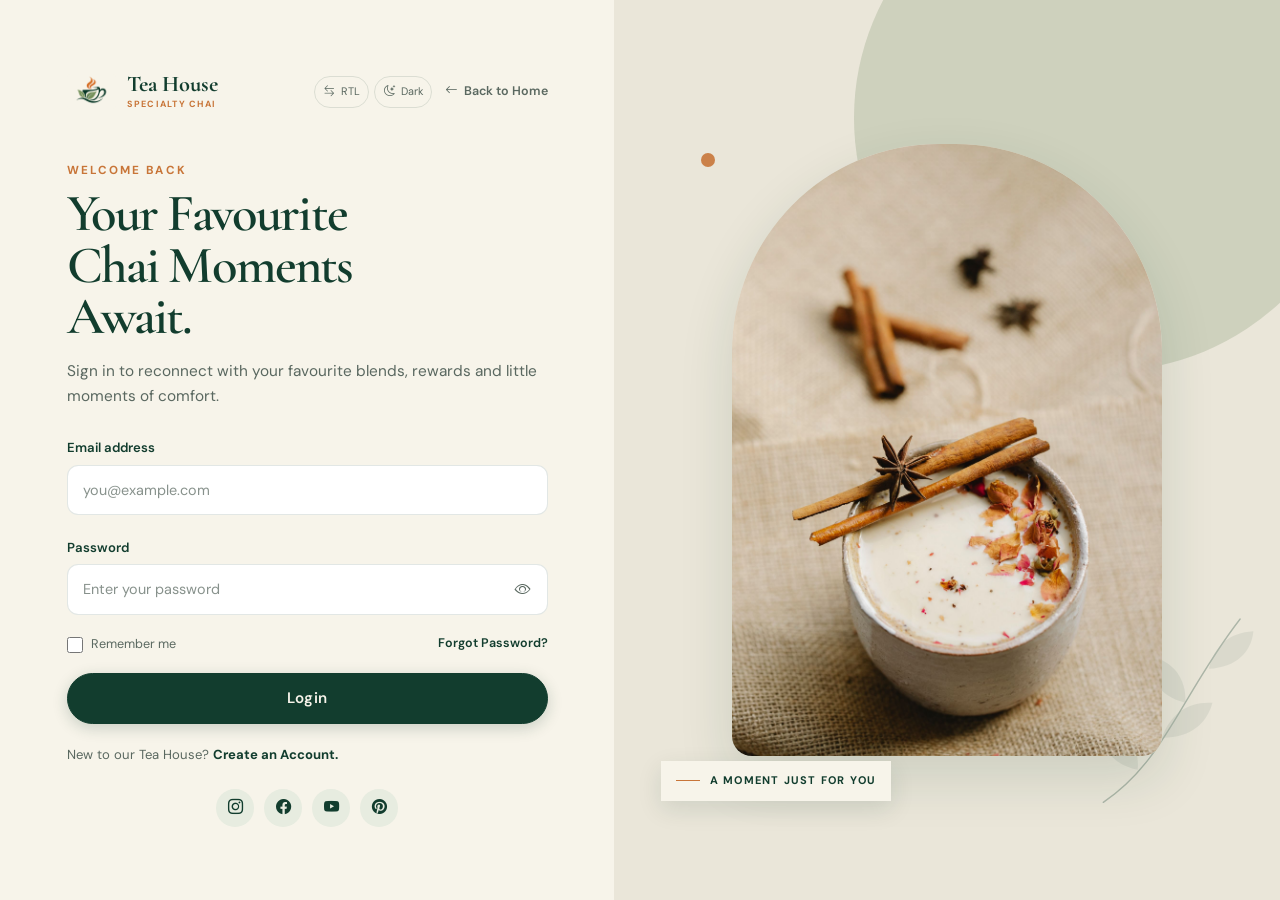
<file: login.html>
<!DOCTYPE html>
<html lang="en" dir="ltr" data-theme="light">
<head>
  <meta charset="UTF-8">
  <meta name="viewport" content="width=device-width, initial-scale=1.0">
  <meta name="description" content="Sign in to Tea House and reconnect with your favourite chai blends and rewards.">
  <link rel="icon" type="image/png" href="assets/images/logo/logo.png">
  <title>Login | Tea House &amp; Specialty Chai</title>

  <link rel="preconnect" href="https://fonts.googleapis.com">
  <link rel="preconnect" href="https://fonts.gstatic.com" crossorigin>
  <link href="https://fonts.googleapis.com/css2?family=Caveat:wght@600&family=Cormorant+Garamond:ital,wght@0,500;0,600;0,700;1,400;1,600&family=DM+Sans:ital,wght@0,400;0,500;0,600;0,700;1,400&family=Manrope:wght@600;700;800;900&display=swap" rel="stylesheet">
  <link href="https://cdn.jsdelivr.net/npm/bootstrap@5.3.3/dist/css/bootstrap.min.css" rel="stylesheet">
  <link rel="stylesheet" href="https://cdn.jsdelivr.net/npm/bootstrap-icons@1.11.3/font/bootstrap-icons.min.css">

  <link rel="stylesheet" href="assets/css/style.css">
  <link rel="stylesheet" href="assets/css/pages/auth.css">
</head>
<body data-current-page="login">
  <main class="auth-main auth-main--login" id="mainContent">
    <section class="auth-form-panel" aria-labelledby="loginHeading">
      <div class="auth-form-topbar">
        <a class="auth-brand" href="index.html" aria-label="Tea House home">
          <img src="assets/images/logo/logo.png" alt="">
          <span class="auth-brand-copy">
            <span class="auth-brand-name">Tea House</span>
            <span class="auth-brand-tagline">SPECIALTY CHAI</span>
          </span>
        </a>
        <div class="auth-header-actions">
          <div class="auth-utility-actions">
            <button type="button" class="auth-utility-btn" id="rtlToggleBtn" aria-label="Switch to RTL layout" title="Switch to RTL layout">
              <i class="bi bi-arrow-left-right" aria-hidden="true"></i>
              <span id="rtlToggleText">RTL</span>
            </button>
            <button type="button" class="auth-utility-btn" id="themeToggleBtn" aria-label="Toggle dark mode" title="Toggle dark mode">
              <i class="bi bi-moon-stars" aria-hidden="true"></i>
              <span id="themeToggleText">Dark</span>
            </button>
          </div>
          <a class="auth-back-link" href="index.html"><i class="bi bi-arrow-left" aria-hidden="true"></i> Back to Home</a>
        </div>
      </div>

      <div class="auth-form-content">
        <p class="auth-eyebrow">WELCOME BACK</p>
        <h1 class="auth-heading" id="loginHeading">Your Favourite Chai Moments Await.</h1>
        <p class="auth-intro">Sign in to reconnect with your favourite blends, rewards and little moments of comfort.</p>

        <form class="auth-form" id="loginForm" novalidate>
          <div class="auth-field">
            <label class="auth-label" for="loginEmail">Email address</label>
            <input class="auth-input" id="loginEmail" name="email" type="email" autocomplete="email" placeholder="you@example.com" required aria-describedby="loginEmailError">
            <span class="auth-error" id="loginEmailError"></span>
          </div>

          <div class="auth-field">
            <label class="auth-label" for="loginPassword">Password</label>
            <div class="auth-input-wrap">
              <input class="auth-input" id="loginPassword" name="password" type="password" autocomplete="current-password" placeholder="Enter your password" required aria-describedby="loginPasswordError">
              <button class="auth-password-toggle" type="button" data-password-toggle="loginPassword" aria-label="Show password" aria-pressed="false">
                <i class="bi bi-eye" aria-hidden="true"></i>
              </button>
            </div>
            <span class="auth-error" id="loginPasswordError"></span>
          </div>

          <div class="auth-form-options">
            <label class="auth-checkbox-label" for="rememberMe">
              <input id="rememberMe" name="rememberMe" type="checkbox">
              <span>Remember me</span>
            </label>
            <button class="auth-text-link" id="forgotPassword" type="button">Forgot Password?</button>
          </div>

          <p class="auth-status" id="loginStatus" role="status" aria-live="polite" hidden></p>
          <button class="auth-submit btn-forest" type="submit">Login</button>
        </form>

        <p class="auth-switch">New to our Tea House? <a href="signup.html">Create an Account.</a></p>
      </div>

      <nav class="auth-socials" aria-label="Tea House social media">
        <a class="auth-social-link" href="https://instagram.com" target="_blank" rel="noopener noreferrer" aria-label="Instagram"><i class="bi bi-instagram" aria-hidden="true"></i></a>
        <a class="auth-social-link" href="https://facebook.com" target="_blank" rel="noopener noreferrer" aria-label="Facebook"><i class="bi bi-facebook" aria-hidden="true"></i></a>
        <a class="auth-social-link" href="https://youtube.com" target="_blank" rel="noopener noreferrer" aria-label="YouTube"><i class="bi bi-youtube" aria-hidden="true"></i></a>
        <a class="auth-social-link" href="https://pinterest.com" target="_blank" rel="noopener noreferrer" aria-label="Pinterest"><i class="bi bi-pinterest" aria-hidden="true"></i></a>
      </nav>
    </section>

    <aside class="auth-visual auth-visual--login" aria-label="A warm cup of masala chai">
      <div class="auth-visual-shape" aria-hidden="true"></div>
      <svg class="auth-botanical auth-botanical--login" viewBox="0 0 180 260" fill="none" aria-hidden="true">
        <path d="M25 242C85 188 92 116 144 25" stroke="currentColor" stroke-width="1.5" stroke-linecap="round"/>
        <path d="M57 202C27 200 13 182 12 158C38 160 55 174 57 202Z" fill="currentColor" fill-opacity=".26"/>
        <path d="M78 164C109 160 124 142 127 119C101 121 84 136 78 164Z" fill="currentColor" fill-opacity=".26"/>
        <path d="M98 123C68 120 54 101 53 78C79 81 95 96 98 123Z" fill="currentColor" fill-opacity=".26"/>
        <path d="M118 83C147 77 161 59 160 36C135 41 120 57 118 83Z" fill="currentColor" fill-opacity=".26"/>
      </svg>
      <span class="auth-terracotta-dot auth-terracotta-dot--login" aria-hidden="true"></span>
      <div class="auth-photo-frame auth-photo-frame--login">
        <img src="assets/images/auth/login-hero.jpg" alt="Ceramic cup of spiced masala chai with cinnamon and star anise" fetchpriority="high">
      </div>
      <p class="auth-photo-note"><span class="auth-note-rule" aria-hidden="true"></span> A MOMENT JUST FOR YOU</p>
    </aside>
  </main>

  <script src="assets/js/theme.js"></script>
  <script src="assets/js/language.js"></script>
  <script src="assets/js/pages/login.js"></script>
</body>
</html>
</file>
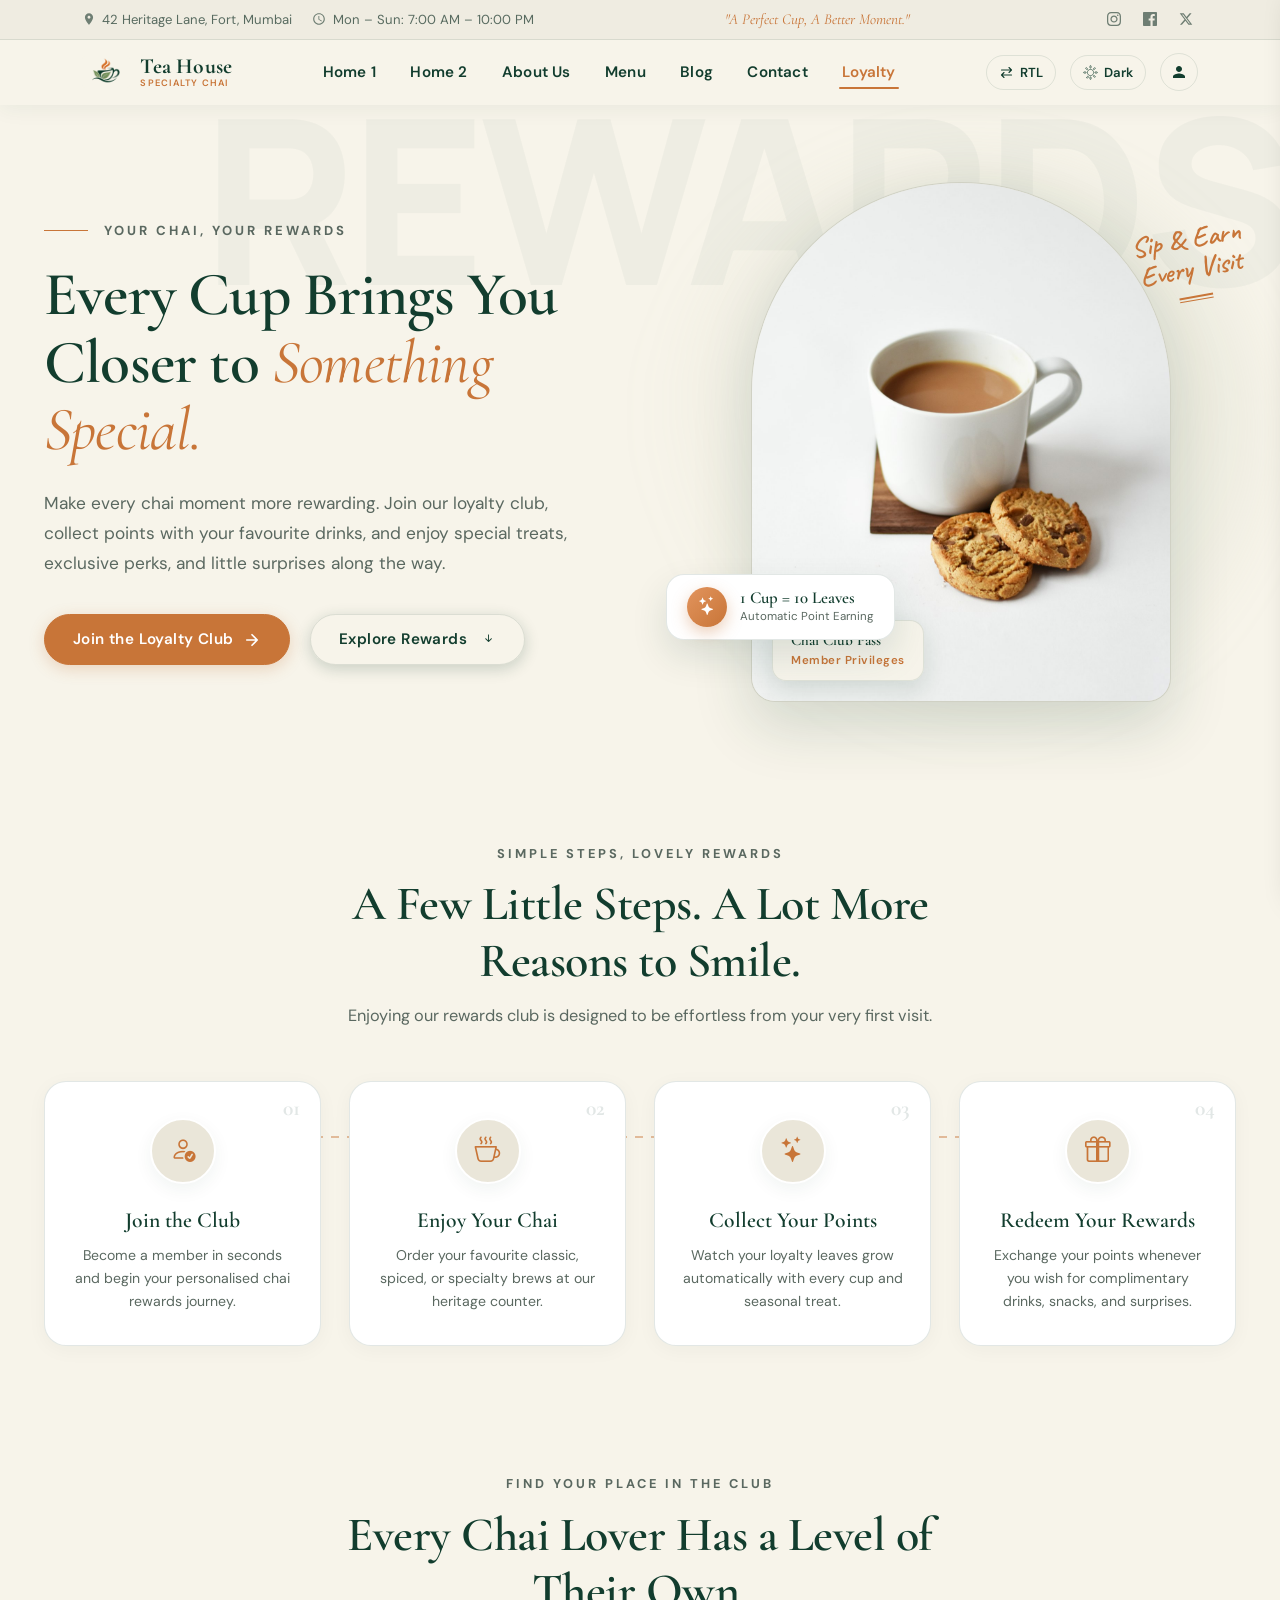
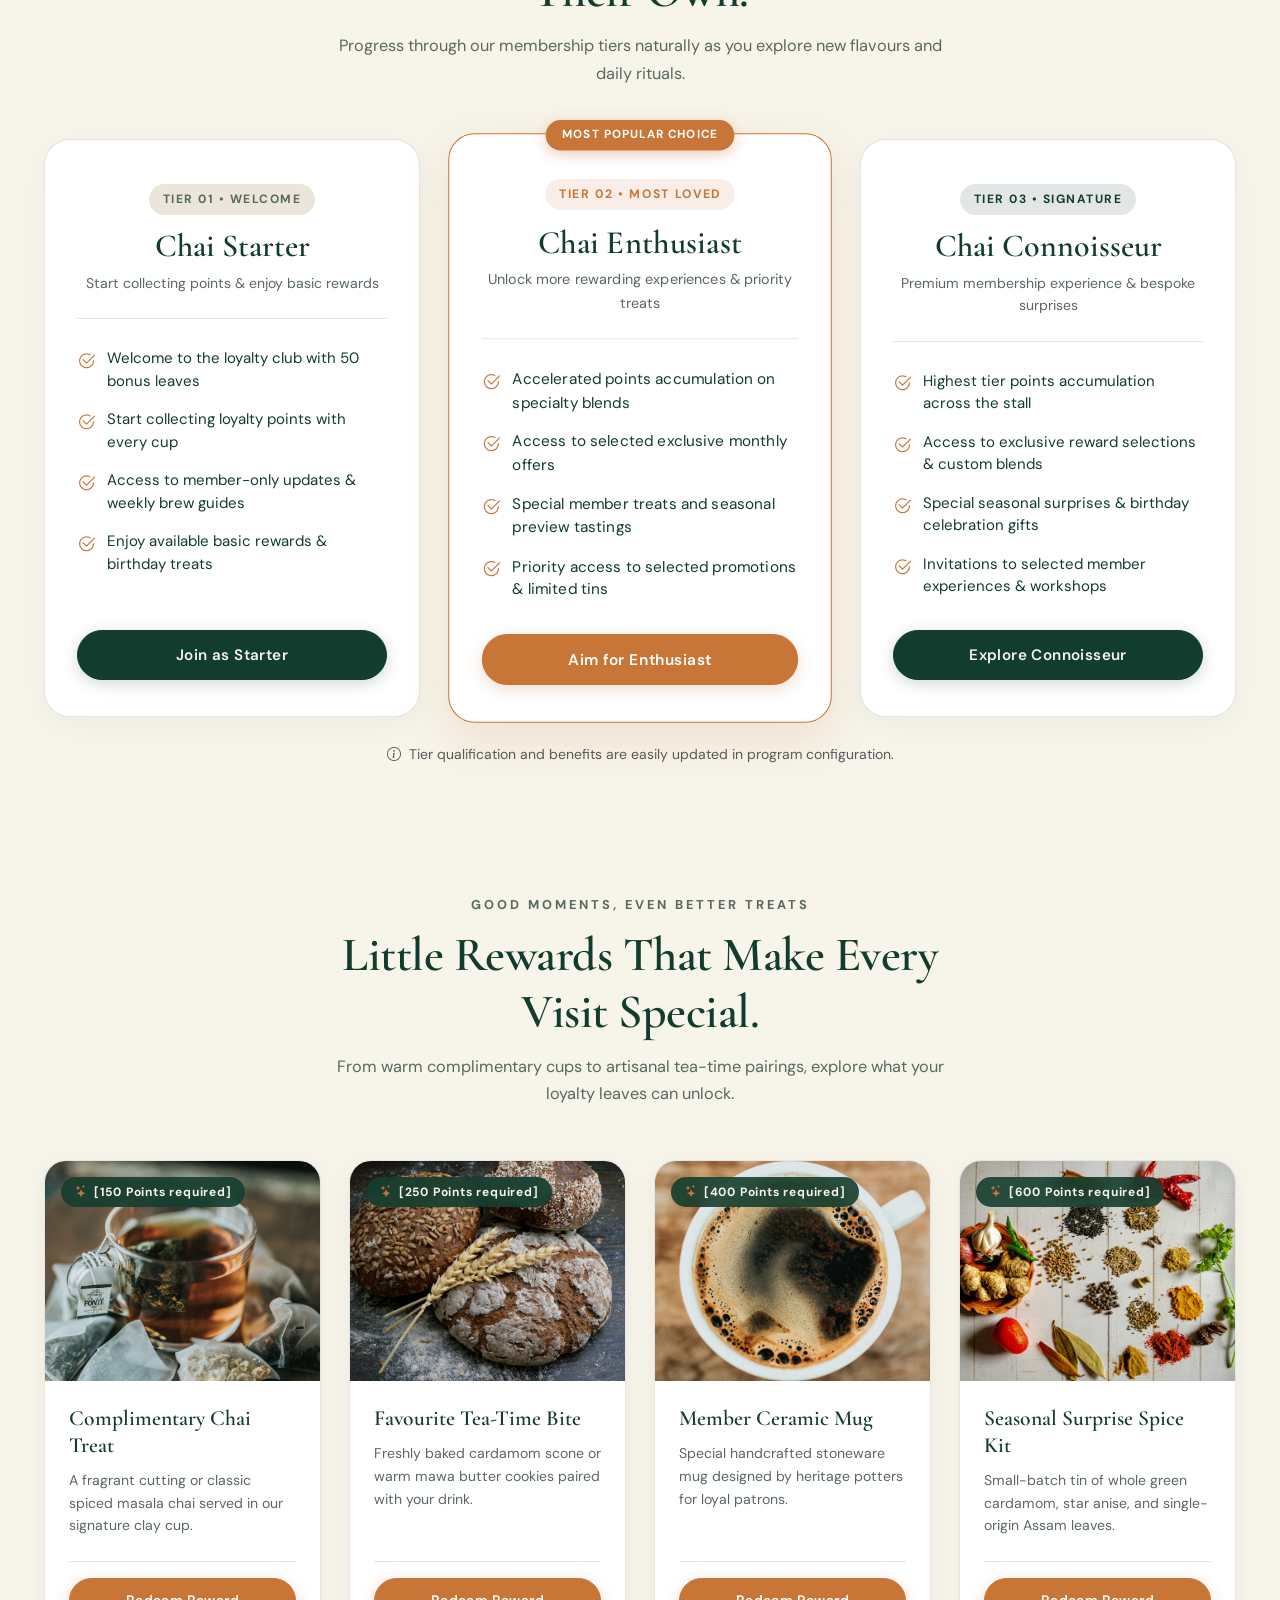
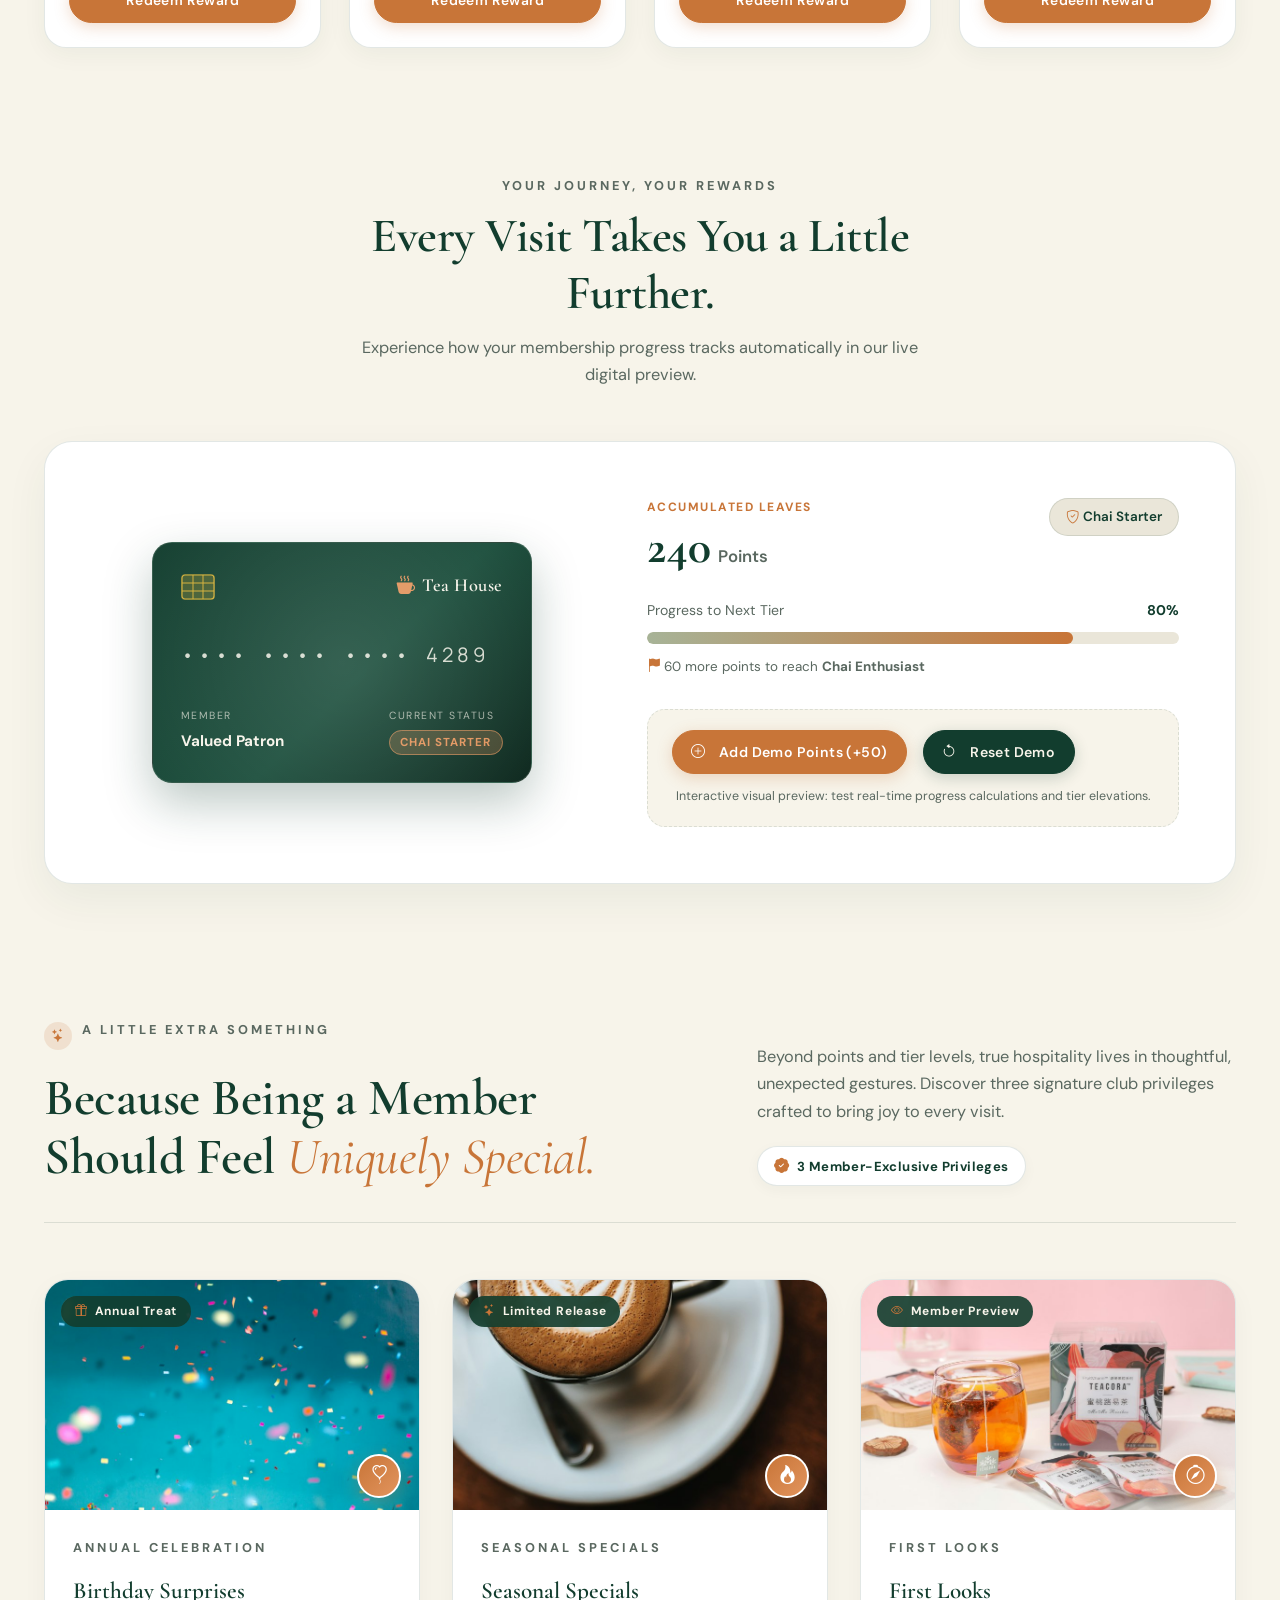
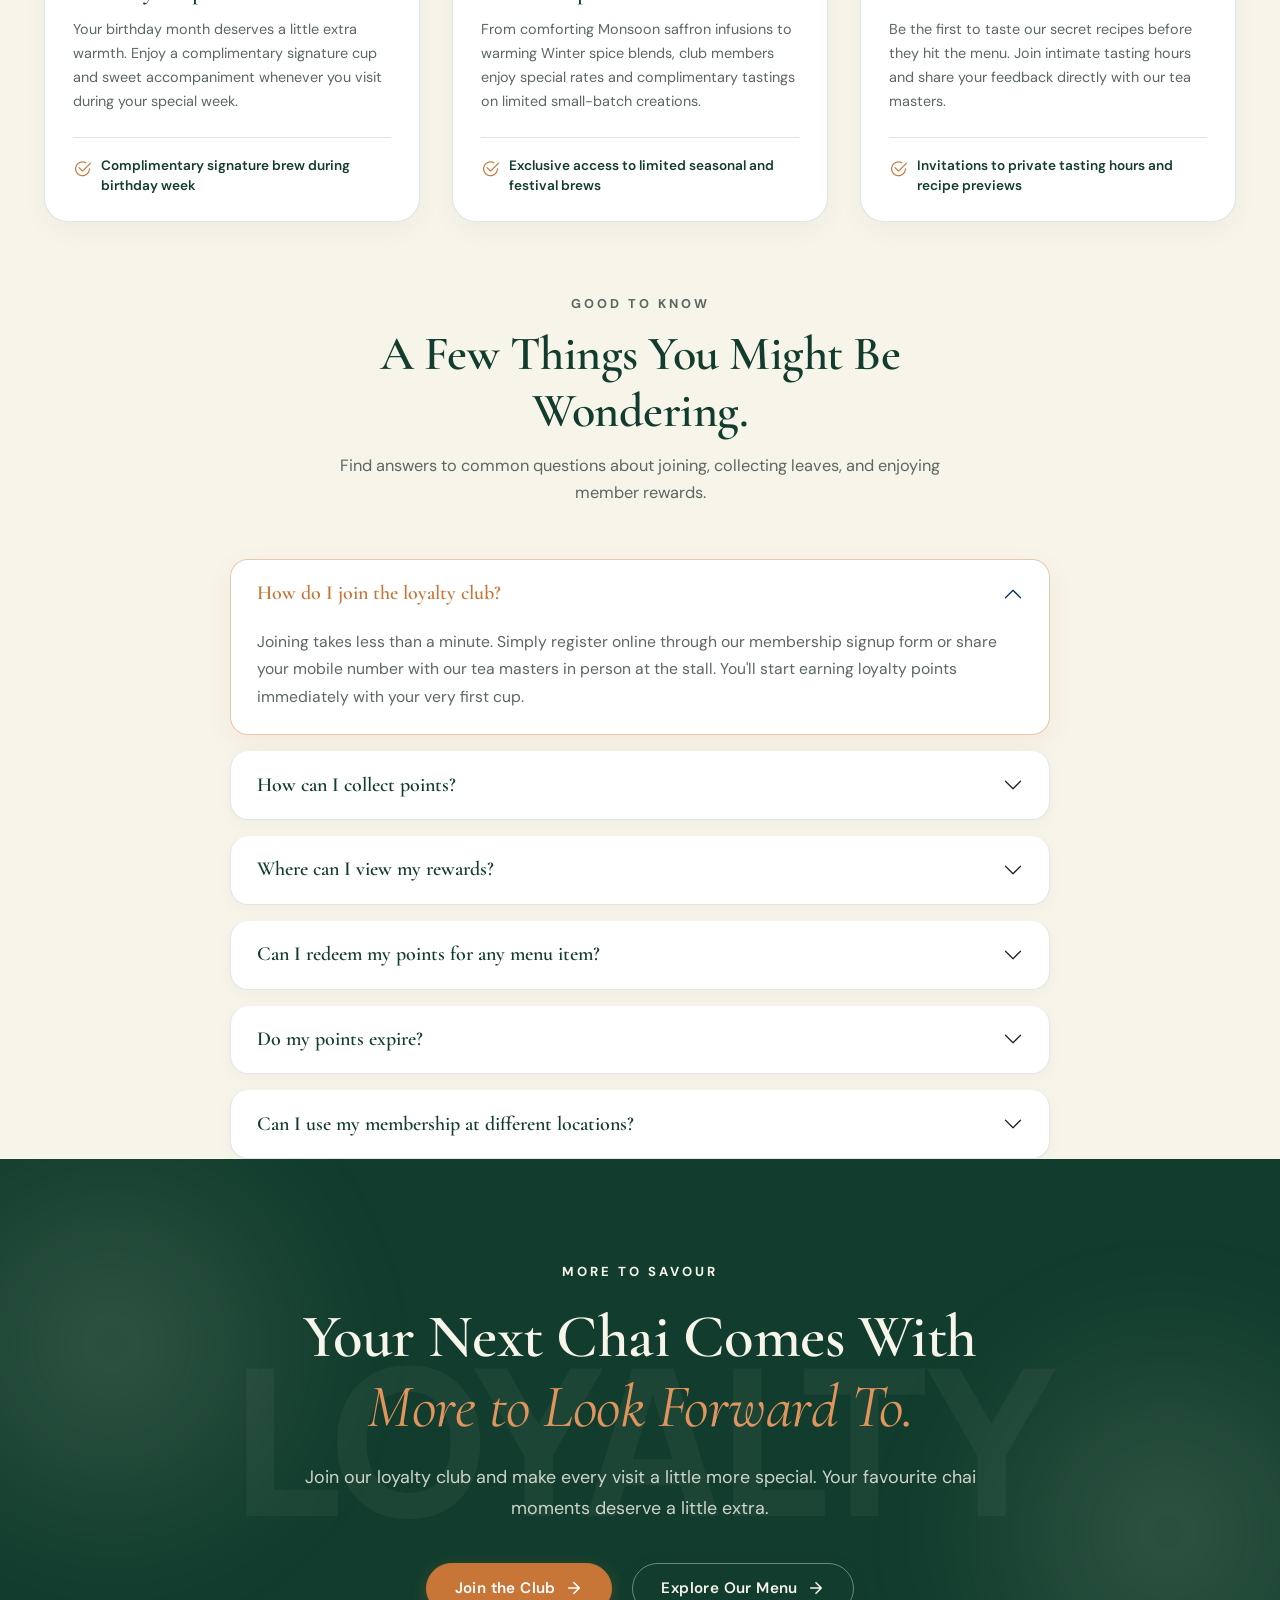
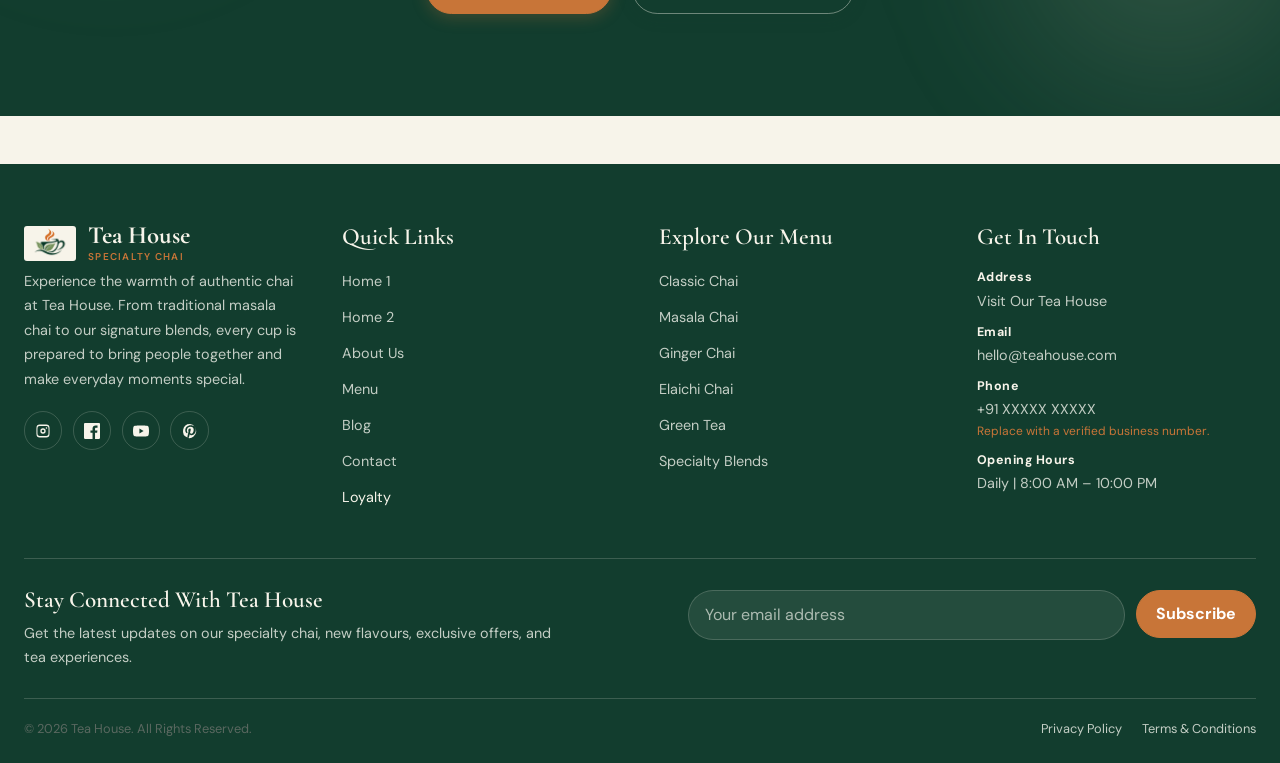
<file: loyalty.html>
<!DOCTYPE html>
<html lang="en" dir="ltr" data-theme="light">
<head>
  <meta charset="UTF-8">
  <meta name="viewport" content="width=device-width, initial-scale=1.0">
  <meta name="description" content="Tea House Loyalty Club — Collect points with every cup, unlock tier rewards, and enjoy exclusive member surprises.">
  <link rel="icon" type="image/png" href="assets/images/logo/logo.png">
  <title>Loyalty Club &amp; Rewards | Tea House &amp; Specialty Chai</title>

  <!-- Google Fonts -->
  <link rel="preconnect" href="https://fonts.googleapis.com">
  <link rel="preconnect" href="https://fonts.gstatic.com" crossorigin>
  <link href="https://fonts.googleapis.com/css2?family=Caveat:wght@600&family=Cormorant+Garamond:ital,wght@0,500;0,600;0,700;1,400;1,600&family=DM+Sans:ital,wght@0,400;0,500;0,600;0,700;1,400&family=Manrope:wght@600;700;800;900&display=swap" rel="stylesheet">

  <!-- Bootstrap 5.3 CSS -->
  <link href="https://cdn.jsdelivr.net/npm/bootstrap@5.3.3/dist/css/bootstrap.min.css" rel="stylesheet">
  <!-- Bootstrap Icons CDN -->
  <link rel="stylesheet" href="https://cdn.jsdelivr.net/npm/bootstrap-icons@1.11.3/font/bootstrap-icons.min.css">

  <!-- Shared Stylesheets -->
  <link rel="stylesheet" href="assets/css/navbar.css">
  <link rel="stylesheet" href="assets/css/footer.css">
  <link rel="stylesheet" href="assets/css/style.css">
  <!-- Page-Specific Stylesheet -->
  <link rel="stylesheet" href="assets/css/pages/loyalty.css">
  <link rel="stylesheet" href="assets/css/responsive.css">
</head>
<body data-current-page="loyalty">

  <!-- Reusable Dynamic Navbar Placeholder -->
  <div id="navbar-placeholder"></div>

  <!-- ========================================================================
       SECTION 01 — HERO: A LITTLE MORE REWARD IN EVERY SIP
       Warm Ivory background, editorial typography, arch portrait visual with floating rewards
       ======================================================================== -->
  <section class="loyalty-hero-section" id="loyaltyHero">
    <!-- Oversized ghost backdrop -->
    <div class="loyalty-hero-backdrop" aria-hidden="true">REWARDS</div>

    <div class="container-editorial loyalty-hero-container">
      <div class="loyalty-hero-inner">

        <!-- LEFT: Editorial headline, eyebrow & CTA -->
        <div class="loyalty-hero-text">
          <div class="loyalty-hero-eyebrow">
            <span class="loyalty-eyebrow-line" aria-hidden="true"></span>
            <span class="editorial-category-label">YOUR CHAI, YOUR REWARDS</span>
          </div>

          <h1 class="loyalty-hero-heading">
            Every Cup Brings You<br>
            Closer to <em>Something Special.</em>
          </h1>

          <p class="loyalty-hero-desc">
            Make every chai moment more rewarding. Join our loyalty club, collect points with your favourite drinks, and enjoy special treats, exclusive perks, and little surprises along the way.
          </p>

          <div class="loyalty-hero-cta-row">
            <button type="button" class="btn-terracotta" data-bs-toggle="modal" data-bs-target="#signupModal" id="heroJoinBtn">
              <span>Join the Loyalty Club</span>
              <svg width="18" height="18" viewBox="0 0 24 24" fill="none" stroke="currentColor" stroke-width="2.2" stroke-linecap="round" stroke-linejoin="round" aria-hidden="true">
                <path d="M5 12h14M12 5l7 7-7 7"/>
              </svg>
            </button>
            <a href="#rewardsSection" class="btn-forest loyalty-hero-btn-alt" id="heroExploreRewardsBtn">
              <span>Explore Rewards</span>
              <i class="bi bi-arrow-down-short ms-1" aria-hidden="true"></i>
            </a>
          </div>
        </div>

        <!-- RIGHT: Visual composition with floating rewards -->
        <div class="loyalty-hero-visual">
          <div class="loyalty-hero-sage-blob" aria-hidden="true"></div>

          <!-- Arch-top portrait card -->
          <div class="loyalty-hero-arch-wrap reveal-on-scroll">
            <img src="assets/images/loyalty/loyalty-hero.jpg"
                 alt="Warm specialty chai poured in an artisan cup with cinnamon and morning sun"
                 class="loyalty-hero-arch-img"
                 loading="eager">
            <div class="loyalty-hero-card-tag">
              <span class="loyalty-tag-badge">Chai Club Pass</span>
              <span class="loyalty-tag-sub">Member Privileges</span>
            </div>
          </div>

          <!-- Floating badge: 1 Cup = 10 Points -->
          <div class="loyalty-float-badge float-badge-points reveal-on-scroll" data-delay="150" aria-hidden="true">
            <div class="float-badge-icon">
              <i class="bi bi-stars"></i>
            </div>
            <div class="float-badge-text">
              <span class="badge-title">1 Cup = 10 Leaves</span>
              <span class="badge-sub">Automatic Point Earning</span>
            </div>
          </div>

          <!-- Floating decorative script badge -->
          <div class="loyalty-hero-script-badge" aria-hidden="true">
            <span class="loyalty-script-1">Sip &amp; Earn</span>
            <span class="loyalty-script-2">Every Visit</span>
            <span class="loyalty-script-decor"></span>
          </div>
        </div>

      </div>
    </div>
  </section>

  <!-- ========================================================================
       SECTION 02 — HOW OUR LOYALTY CLUB WORKS
       Connected 4-step journey with curved path and numbered icons.
       Same Warm Ivory background, zero horizontal dividers.
       ======================================================================== -->
  <section class="loyalty-steps-section" id="howItWorks">
    <div class="container-editorial">

      <div class="loyalty-section-header text-center mx-auto reveal-on-scroll">
        <span class="editorial-category-label">SIMPLE STEPS, LOVELY REWARDS</span>
        <h2 class="loyalty-section-heading">A Few Little Steps. A Lot More Reasons to Smile.</h2>
        <p class="loyalty-section-desc mx-auto" style="max-width: 600px;">
          Enjoying our rewards club is designed to be effortless from your very first visit.
        </p>
      </div>

      <div class="loyalty-steps-track">
        <!-- Connecting path bridge on desktop -->
        <div class="steps-connecting-line" aria-hidden="true"></div>

        <div class="loyalty-steps-grid">

          <!-- Step 1 -->
          <div class="loyalty-step-card reveal-on-scroll" data-delay="50">
            <div class="step-num-badge">01</div>
            <div class="step-icon-wrap">
              <i class="bi bi-person-check" aria-hidden="true"></i>
            </div>
            <h3 class="step-title">Join the Club</h3>
            <p class="step-desc">
              Become a member in seconds and begin your personalised chai rewards journey.
            </p>
          </div>

          <!-- Step 2 -->
          <div class="loyalty-step-card reveal-on-scroll" data-delay="100">
            <div class="step-num-badge">02</div>
            <div class="step-icon-wrap">
              <i class="bi bi-cup-hot" aria-hidden="true"></i>
            </div>
            <h3 class="step-title">Enjoy Your Chai</h3>
            <p class="step-desc">
              Order your favourite classic, spiced, or specialty brews at our heritage counter.
            </p>
          </div>

          <!-- Step 3 -->
          <div class="loyalty-step-card reveal-on-scroll" data-delay="150">
            <div class="step-num-badge">03</div>
            <div class="step-icon-wrap">
              <i class="bi bi-stars" aria-hidden="true"></i>
            </div>
            <h3 class="step-title">Collect Your Points</h3>
            <p class="step-desc">
              Watch your loyalty leaves grow automatically with every cup and seasonal treat.
            </p>
          </div>

          <!-- Step 4 -->
          <div class="loyalty-step-card reveal-on-scroll" data-delay="200">
            <div class="step-num-badge">04</div>
            <div class="step-icon-wrap">
              <i class="bi bi-gift" aria-hidden="true"></i>
            </div>
            <h3 class="step-title">Redeem Your Rewards</h3>
            <p class="step-desc">
              Exchange your points whenever you wish for complimentary drinks, snacks, and surprises.
            </p>
          </div>

        </div>
      </div>

    </div>
  </section>

  <!-- ========================================================================
       SECTION 03 — MEMBERSHIP TIERS
       3 Horizontally aligned cards with distinct coordinate styling and subtle center highlight.
       Editable in JavaScript data store (TIERS_DATA).
       Same Warm Ivory background, zero horizontal dividers.
       ======================================================================== -->
  <section class="loyalty-tiers-section" id="membershipTiers">
    <div class="container-editorial">

      <div class="loyalty-section-header text-center mx-auto reveal-on-scroll">
        <span class="editorial-category-label">FIND YOUR PLACE IN THE CLUB</span>
        <h2 class="loyalty-section-heading">Every Chai Lover Has a Level of Their Own.</h2>
        <p class="loyalty-section-desc mx-auto" style="max-width: 620px;">
          Progress through our membership tiers naturally as you explore new flavours and daily rituals.
        </p>
      </div>

      <div class="loyalty-tiers-grid" id="membershipTiersGrid">
        <!-- Rendered dynamically by loyalty.js from TIERS_DATA -->
      </div>

      <div class="tiers-disclaimer-note text-center mt-4">
        <small class="text-muted">
          <i class="bi bi-info-circle me-1" aria-hidden="true"></i> Tier qualification and benefits are easily updated in program configuration.
        </small>
      </div>

    </div>
  </section>

  <!-- ========================================================================
       SECTION 04 — EXPLORE YOUR REWARDS
       Interactive collection of 4 rewards with editable points and redeem interaction.
       Same Warm Ivory background, zero horizontal dividers.
       ======================================================================== -->
  <section class="loyalty-rewards-section" id="rewardsSection">
    <div class="container-editorial">

      <div class="loyalty-section-header text-center mx-auto reveal-on-scroll">
        <span class="editorial-category-label">GOOD MOMENTS, EVEN BETTER TREATS</span>
        <h2 class="loyalty-section-heading">Little Rewards That Make Every Visit Special.</h2>
        <p class="loyalty-section-desc mx-auto" style="max-width: 620px;">
          From warm complimentary cups to artisanal tea-time pairings, explore what your loyalty leaves can unlock.
        </p>
      </div>

      <div class="loyalty-rewards-grid" id="rewardsGrid">
        <!-- Rendered dynamically by loyalty.js from REWARDS_DATA -->
      </div>

    </div>
  </section>

  <!-- ========================================================================
       SECTION 05 — INTERACTIVE REWARDS PROGRESS
       Digital luxury loyalty card + interactive points counter & progress demo.
       Same Warm Ivory background, zero horizontal dividers.
       ======================================================================== -->
  <section class="loyalty-progress-section" id="rewardsProgress">
    <div class="container-editorial">

      <div class="loyalty-section-header text-center mx-auto reveal-on-scroll">
        <span class="editorial-category-label">YOUR JOURNEY, YOUR REWARDS</span>
        <h2 class="loyalty-section-heading">Every Visit Takes You a Little Further.</h2>
        <p class="loyalty-section-desc mx-auto" style="max-width: 600px;">
          Experience how your membership progress tracks automatically in our live digital preview.
        </p>
      </div>

      <div class="loyalty-progress-card reveal-on-scroll">
        <div class="loyalty-progress-layout">

          <!-- Left: Digital Member Card -->
          <div class="member-card-col">
            <div class="digital-member-card" id="digitalMemberCard">
              <div class="card-chip-row">
                <div class="card-chip-icon" aria-hidden="true">
                  <svg width="34" height="26" viewBox="0 0 34 26" fill="none">
                    <rect width="34" height="26" rx="4" fill="#D4AF37" fill-opacity="0.25"/>
                    <rect x="1" y="1" width="32" height="24" rx="3" stroke="#D4AF37" stroke-width="1.2"/>
                    <path d="M1 9h32M1 17h32M12 1v24M22 1v24" stroke="#D4AF37" stroke-width="1"/>
                  </svg>
                </div>
                <div class="card-brand-logo">
                  <i class="bi bi-cup-hot-fill" aria-hidden="true"></i>
                  <span>Tea House</span>
                </div>
              </div>

              <div class="card-number-row" aria-label="Member card number">
                <span>••••</span>
                <span>••••</span>
                <span>••••</span>
                <span class="card-last-digits">4289</span>
              </div>

              <div class="card-bottom-row">
                <div class="card-holder-info">
                  <span class="card-label">MEMBER</span>
                  <strong class="card-name">Valued Patron</strong>
                </div>
                <div class="card-tier-info">
                  <span class="card-label">CURRENT STATUS</span>
                  <span class="card-tier-badge" id="cardTierBadge">Chai Starter</span>
                </div>
              </div>

              <!-- Card decorative glow -->
              <div class="card-shine" aria-hidden="true"></div>
            </div>
          </div>

          <!-- Right: Progress Dashboard & Demo Controls -->
          <div class="progress-dashboard-col">
            <div class="progress-stats-header">
              <div>
                <span class="stats-label">ACCUMULATED LEAVES</span>
                <div class="stats-number-row">
                  <span class="stats-counter" id="demoPointsCounter">240</span>
                  <span class="stats-unit">Points</span>
                </div>
              </div>
              <div class="stats-tier-pill" id="dashboardTierPill">
                <i class="bi bi-shield-check me-1" aria-hidden="true"></i>
                <span id="dashboardTierText">Chai Starter</span>
              </div>
            </div>

            <!-- Progress Bar -->
            <div class="progress-track-wrapper">
              <div class="progress-track-meta">
                <span>Progress to Next Tier</span>
                <strong id="progressPercentText">80%</strong>
              </div>
              <div class="progress-track-bar">
                <div class="progress-fill" id="demoProgressBar" style="width: 80%;"></div>
              </div>
              <div class="progress-milestone-hint" id="milestoneHintText">
                <i class="bi bi-flag-fill me-1" aria-hidden="true"></i>
                <span>60 more points to reach <strong>Chai Enthusiast</strong></span>
              </div>
            </div>

            <!-- Interactive Demo Action Buttons -->
            <div class="demo-controls-box">
              <div class="demo-buttons-row">
                <button type="button" class="btn-terracotta demo-action-btn" id="addPointsBtn">
                  <i class="bi bi-plus-circle me-1" aria-hidden="true"></i>
                  <span>Add Demo Points (+50)</span>
                </button>
                <button type="button" class="btn-forest demo-action-btn" id="resetPointsBtn">
                  <i class="bi bi-arrow-counterclockwise me-1" aria-hidden="true"></i>
                  <span>Reset Demo</span>
                </button>
              </div>
              <p class="demo-note-text mb-0">
                <i class="bi bi-sparkles me-1 text-warning" aria-hidden="true"></i>
                Interactive visual preview: test real-time progress calculations and tier elevations.
              </p>
            </div>

          </div>

        </div>
      </div>

    </div>
  </section>

  <!-- ========================================================================
       SECTION 06 — MEMBER-ONLY MOMENTS
       Unique creative split header & 3 equal-sized uniform cards in a balanced grid.
       Same Warm Ivory background, zero horizontal dividers.
       ======================================================================== -->
  <section class="loyalty-moments-section" id="memberMoments">
    <div class="container-editorial">

      <!-- Unique & Creative Split Editorial Header -->
      <div class="moments-unique-header reveal-on-scroll">
        <div class="moments-header-left">
          <div class="moments-header-eyebrow">
            <span class="moments-sparkle-icon" aria-hidden="true"><i class="bi bi-stars"></i></span>
            <span class="editorial-category-label">A LITTLE EXTRA SOMETHING</span>
          </div>
          <h2 class="moments-unique-heading">
            Because Being a Member<br>
            <span class="moments-heading-accent">Should Feel <em>Uniquely Special.</em></span>
          </h2>
        </div>
        <div class="moments-header-right">
          <p class="moments-unique-desc">
            Beyond points and tier levels, true hospitality lives in thoughtful, unexpected gestures. Discover three signature club privileges crafted to bring joy to every visit.
          </p>
          <div class="moments-header-pills">
            <span class="moments-curated-badge">
              <i class="bi bi-patch-check-fill" aria-hidden="true"></i>
              <span>3 Member-Exclusive Privileges</span>
            </span>
          </div>
        </div>
      </div>

      <!-- Uniform 3-Column Equal-Sized Cards Grid -->
      <div class="loyalty-moments-grid">

        <!-- Moment Card 1: Birthday Surprises -->
        <div class="moment-equal-card reveal-on-scroll" data-delay="50">
          <div class="moment-equal-media">
            <img src="assets/images/loyalty/moment-birthday.jpg"
                 alt="Celebratory tea setting with fresh treat and warm candle"
                 class="moment-equal-img"
                 loading="lazy">
            <div class="moment-equal-tag">
              <i class="bi bi-gift" aria-hidden="true"></i>
              <span>Annual Treat</span>
            </div>
            <div class="moment-floating-icon" aria-hidden="true">
              <i class="bi bi-balloon-heart"></i>
            </div>
          </div>
          <div class="moment-equal-body">
            <span class="editorial-category-label">ANNUAL CELEBRATION</span>
            <h3 class="moment-equal-title">Birthday Surprises</h3>
            <p class="moment-equal-desc">
              Your birthday month deserves a little extra warmth. Enjoy a complimentary signature cup and sweet accompaniment whenever you visit during your special week.
            </p>
            <div class="moment-equal-perk">
              <i class="bi bi-check2-circle" aria-hidden="true"></i>
              <span>Complimentary signature brew during birthday week</span>
            </div>
          </div>
        </div>

        <!-- Moment Card 2: Seasonal Specials -->
        <div class="moment-equal-card reveal-on-scroll" data-delay="100">
          <div class="moment-equal-media">
            <img src="assets/images/loyalty/moment-seasonal.jpg"
                 alt="Winter spiced chai blend simmering with whole star anise and cardamom"
                 class="moment-equal-img"
                 loading="lazy">
            <div class="moment-equal-tag">
              <i class="bi bi-stars" aria-hidden="true"></i>
              <span>Limited Release</span>
            </div>
            <div class="moment-floating-icon" aria-hidden="true">
              <i class="bi bi-fire"></i>
            </div>
          </div>
          <div class="moment-equal-body">
            <span class="editorial-category-label">SEASONAL SPECIALS</span>
            <h3 class="moment-equal-title">Seasonal Specials</h3>
            <p class="moment-equal-desc">
              From comforting Monsoon saffron infusions to warming Winter spice blends, club members enjoy special rates and complimentary tastings on limited small-batch creations.
            </p>
            <div class="moment-equal-perk">
              <i class="bi bi-check2-circle" aria-hidden="true"></i>
              <span>Exclusive access to limited seasonal and festival brews</span>
            </div>
          </div>
        </div>

        <!-- Moment Card 3: First Looks -->
        <div class="moment-equal-card reveal-on-scroll" data-delay="150">
          <div class="moment-equal-media">
            <img src="assets/images/loyalty/moment-firstlook.jpg"
                 alt="Artisan tea blender testing fresh tea leaves and single-estate spices"
                 class="moment-equal-img"
                 loading="lazy">
            <div class="moment-equal-tag">
              <i class="bi bi-eye" aria-hidden="true"></i>
              <span>Member Preview</span>
            </div>
            <div class="moment-floating-icon" aria-hidden="true">
              <i class="bi bi-compass"></i>
            </div>
          </div>
          <div class="moment-equal-body">
            <span class="editorial-category-label">FIRST LOOKS</span>
            <h3 class="moment-equal-title">First Looks</h3>
            <p class="moment-equal-desc">
              Be the first to taste our secret recipes before they hit the menu. Join intimate tasting hours and share your feedback directly with our tea masters.
            </p>
            <div class="moment-equal-perk">
              <i class="bi bi-check2-circle" aria-hidden="true"></i>
              <span>Invitations to private tasting hours and recipe previews</span>
            </div>
          </div>
        </div>

      </div>

    </div>
  </section>

  <!-- ========================================================================
       SECTION 07 — FREQUENTLY ASKED QUESTIONS
       Clean Bootstrap Accordion (one open at a time, smooth transition).
       Same Warm Ivory background, zero horizontal dividers.
       ======================================================================== -->
  <section class="loyalty-faq-section" id="faqSection">
    <div class="container-editorial">

      <div class="loyalty-section-header text-center mx-auto reveal-on-scroll">
        <span class="editorial-category-label">GOOD TO KNOW</span>
        <h2 class="loyalty-section-heading">A Few Things You Might Be Wondering.</h2>
        <p class="loyalty-section-desc mx-auto" style="max-width: 600px;">
          Find answers to common questions about joining, collecting leaves, and enjoying member rewards.
        </p>
      </div>

      <div class="loyalty-faq-container reveal-on-scroll">
        <div class="accordion custom-loyalty-accordion" id="loyaltyFaqAccordion">

          <!-- FAQ 1 -->
          <div class="accordion-item custom-accordion-item">
            <h3 class="accordion-header" id="faqHeadingOne">
              <button class="accordion-button custom-accordion-btn" type="button" data-bs-toggle="collapse" data-bs-target="#faqCollapseOne" aria-expanded="true" aria-controls="faqCollapseOne">
                <span>How do I join the loyalty club?</span>
              </button>
            </h3>
            <div id="faqCollapseOne" class="accordion-collapse collapse show" aria-labelledby="faqHeadingOne" data-bs-parent="#loyaltyFaqAccordion">
              <div class="accordion-body custom-accordion-body">
                Joining takes less than a minute. Simply register online through our membership signup form or share your mobile number with our tea masters in person at the stall. You'll start earning loyalty points immediately with your very first cup.
              </div>
            </div>
          </div>

          <!-- FAQ 2 -->
          <div class="accordion-item custom-accordion-item">
            <h3 class="accordion-header" id="faqHeadingTwo">
              <button class="accordion-button collapsed custom-accordion-btn" type="button" data-bs-toggle="collapse" data-bs-target="#faqCollapseTwo" aria-expanded="false" aria-controls="faqCollapseTwo">
                <span>How can I collect points?</span>
              </button>
            </h3>
            <div id="faqCollapseTwo" class="accordion-collapse collapse" aria-labelledby="faqHeadingTwo" data-bs-parent="#loyaltyFaqAccordion">
              <div class="accordion-body custom-accordion-body">
                Whenever you order at our stall or through our online catering services, mention your registered member number or show your digital membership pass. Eligible purchases automatically record points to your account.
              </div>
            </div>
          </div>

          <!-- FAQ 3 -->
          <div class="accordion-item custom-accordion-item">
            <h3 class="accordion-header" id="faqHeadingThree">
              <button class="accordion-button collapsed custom-accordion-btn" type="button" data-bs-toggle="collapse" data-bs-target="#faqCollapseThree" aria-expanded="false" aria-controls="faqCollapseThree">
                <span>Where can I view my rewards?</span>
              </button>
            </h3>
            <div id="faqCollapseThree" class="accordion-collapse collapse" aria-labelledby="faqHeadingThree" data-bs-parent="#loyaltyFaqAccordion">
              <div class="accordion-body custom-accordion-body">
                You can review your active points balance, available tier perks, and claimable reward items right here on the Loyalty Page or by logging into your member profile. Our team can also look up your balance at the counter anytime.
              </div>
            </div>
          </div>

          <!-- FAQ 4 -->
          <div class="accordion-item custom-accordion-item">
            <h3 class="accordion-header" id="faqHeadingFour">
              <button class="accordion-button collapsed custom-accordion-btn" type="button" data-bs-toggle="collapse" data-bs-target="#faqCollapseFour" aria-expanded="false" aria-controls="faqCollapseFour">
                <span>Can I redeem my points for any menu item?</span>
              </button>
            </h3>
            <div id="faqCollapseFour" class="accordion-collapse collapse" aria-labelledby="faqHeadingFour" data-bs-parent="#loyaltyFaqAccordion">
              <div class="accordion-body custom-accordion-body">
                Points can be redeemed across a generous selection of our regular chai varieties, handcrafted snacks, and seasonal gift merchandise. Please check the membership terms for the latest eligible rewards catalog.
              </div>
            </div>
          </div>

          <!-- FAQ 5 -->
          <div class="accordion-item custom-accordion-item">
            <h3 class="accordion-header" id="faqHeadingFive">
              <button class="accordion-button collapsed custom-accordion-btn" type="button" data-bs-toggle="collapse" data-bs-target="#faqCollapseFive" aria-expanded="false" aria-controls="faqCollapseFive">
                <span>Do my points expire?</span>
              </button>
            </h3>
            <div id="faqCollapseFive" class="accordion-collapse collapse" aria-labelledby="faqHeadingFive" data-bs-parent="#loyaltyFaqAccordion">
              <div class="accordion-body custom-accordion-body">
                We believe in unhurried enjoyment. Points remain active as long as you visit our stall or engage with our club within a continuous 12-month period. Please check the membership terms for the latest policy updates.
              </div>
            </div>
          </div>

          <!-- FAQ 6 -->
          <div class="accordion-item custom-accordion-item">
            <h3 class="accordion-header" id="faqHeadingSix">
              <button class="accordion-button collapsed custom-accordion-btn" type="button" data-bs-toggle="collapse" data-bs-target="#faqCollapseSix" aria-expanded="false" aria-controls="faqCollapseSix">
                <span>Can I use my membership at different locations?</span>
              </button>
            </h3>
            <div id="faqCollapseSix" class="accordion-collapse collapse" aria-labelledby="faqHeadingSix" data-bs-parent="#loyaltyFaqAccordion">
              <div class="accordion-body custom-accordion-body">
                Yes. Your digital pass and member profile are universally recognized across all current and future Tea House locations, pop-up stalls, and catering kiosks.
              </div>
            </div>
          </div>

        </div>
      </div>

    </div>
  </section>

  <!-- ========================================================================
       SECTION 08 — FINAL CTA
       Deep forest green background, warm ivory typography, organic backdrop
       ======================================================================== -->
  <section class="loyalty-cta-section" id="loyaltyCta">
    <!-- Oversized ghost backdrop -->
    <div class="loyalty-cta-backdrop" aria-hidden="true">LOYALTY</div>
    <!-- Sage ambient blobs -->
    <div class="loyalty-cta-blob loyalty-cta-blob--left" aria-hidden="true"></div>
    <div class="loyalty-cta-blob loyalty-cta-blob--right" aria-hidden="true"></div>

    <div class="container-editorial loyalty-cta-inner">
      <div class="loyalty-cta-content reveal-on-scroll">
        <span class="loyalty-cta-eyebrow editorial-category-label">MORE TO SAVOUR</span>
        <h2 class="loyalty-cta-heading">Your Next Chai Comes With<br><em>More to Look Forward To.</em></h2>
        <p class="loyalty-cta-desc">
          Join our loyalty club and make every visit a little more special. Your favourite chai moments deserve a little extra.
        </p>
        <div class="loyalty-cta-buttons">
          <button type="button" class="btn-terracotta" data-bs-toggle="modal" data-bs-target="#signupModal">
            <span>Join the Club</span>
            <svg width="18" height="18" viewBox="0 0 24 24" fill="none" stroke="currentColor" stroke-width="2.2" stroke-linecap="round" stroke-linejoin="round" aria-hidden="true">
              <path d="M5 12h14M12 5l7 7-7 7"/>
            </svg>
          </button>
          <a href="menu.html" class="btn-forest loyalty-cta-btn-alt">
            <span>Explore Our Menu</span>
            <svg width="18" height="18" viewBox="0 0 24 24" fill="none" stroke="currentColor" stroke-width="2.2" stroke-linecap="round" stroke-linejoin="round" aria-hidden="true">
              <path d="M5 12h14M12 5l7 7-7 7"/>
            </svg>
          </a>
        </div>
      </div>
    </div>
  </section>

  <!-- Reusable Dynamic Footer Placeholder -->
  <div id="footer-placeholder"></div>

  <!-- Toast Container Placeholder -->
  <div id="toastNotificationContainer" class="toast-container position-fixed bottom-0 end-0 p-3" style="z-index: 1200;"></div>

  <!-- Interactive Modals: Login & Signup -->
  <div class="modal fade" id="loginModal" tabindex="-1" aria-labelledby="loginModalLabel" aria-hidden="true">
    <div class="modal-dialog modal-dialog-centered">
      <div class="modal-content modal-content-custom">
        <div class="modal-header modal-header-custom">
          <h2 class="modal-title" id="loginModalLabel">Welcome Back</h2>
          <button type="button" class="btn-close" data-bs-dismiss="modal" aria-label="Close"></button>
        </div>
        <div class="modal-body pt-4">
          <form id="loginForm" onsubmit="event.preventDefault(); bootstrap.Modal.getInstance(document.getElementById('loginModal')).hide(); showToast('Welcome back to Tea House!');">
            <div class="mb-3">
              <label for="loginEmail" class="form-label small fw-semibold">Email or Mobile Number</label>
              <input type="text" class="form-control form-control-custom" id="loginEmail" placeholder="you@domain.com or 10-digit mobile" required>
            </div>
            <div class="mb-4">
              <label for="loginPassword" class="form-label small fw-semibold">Password</label>
              <input type="password" class="form-control form-control-custom" id="loginPassword" placeholder="••••••••" required>
            </div>
            <button type="submit" class="btn-forest w-100 justify-content-center py-2 mb-3">Sign In</button>
            <p class="text-center small text-muted mb-0">
              Don't have an account? <a href="#signup" data-bs-toggle="modal" data-bs-target="#signupModal" class="fw-semibold text-decoration-underline" style="color: var(--color-accent-terracotta);">Create an account</a>
            </p>
          </form>
        </div>
      </div>
    </div>
  </div>

  <div class="modal fade" id="signupModal" tabindex="-1" aria-labelledby="signupModalLabel" aria-hidden="true">
    <div class="modal-dialog modal-dialog-centered">
      <div class="modal-content modal-content-custom">
        <div class="modal-header modal-header-custom">
          <h2 class="modal-title" id="signupModalLabel">Join Our Tea Circle</h2>
          <button type="button" class="btn-close" data-bs-dismiss="modal" aria-label="Close"></button>
        </div>
        <div class="modal-body pt-4">
          <form id="signupForm" onsubmit="event.preventDefault(); bootstrap.Modal.getInstance(document.getElementById('signupModal')).hide(); showToast('Welcome to Tea House Rewards! 50 bonus leaves added.');">
            <div class="mb-3">
              <label for="signupName" class="form-label small fw-semibold">Full Name</label>
              <input type="text" class="form-control form-control-custom" id="signupName" placeholder="Your name" required>
            </div>
            <div class="mb-3">
              <label for="signupEmail" class="form-label small fw-semibold">Email Address</label>
              <input type="email" class="form-control form-control-custom" id="signupEmail" placeholder="you@domain.com" required>
            </div>
            <div class="mb-4">
              <label for="signupPassword" class="form-label small fw-semibold">Create Password</label>
              <input type="password" class="form-control form-control-custom" id="signupPassword" placeholder="At least 8 characters" required>
            </div>
            <button type="submit" class="btn-terracotta w-100 justify-content-center py-2 mb-3">Register &amp; Claim 50 Loyalty Leaves</button>
            <p class="text-center small text-muted mb-0">
              Already a member? <a href="#login" data-bs-toggle="modal" data-bs-target="#loginModal" class="fw-semibold text-decoration-underline" style="color: var(--color-accent-terracotta);">Log in here</a>
            </p>
          </form>
        </div>
      </div>
    </div>
  </div>

  <!-- Bootstrap 5.3 JS Bundle -->
  <script src="https://cdn.jsdelivr.net/npm/bootstrap@5.3.3/dist/js/bootstrap.bundle.min.js"></script>

  <!-- Modular Vanilla JavaScript Files -->
  <script src="assets/js/theme.js"></script>
  <script src="assets/js/language.js"></script>
  <script src="assets/js/navbar.js"></script>
  <script src="assets/js/footer.js"></script>
  <script src="assets/js/main.js"></script>
  <!-- Loyalty Page Specific Script -->
  <script src="assets/js/pages/loyalty.js"></script>
</body>
</html>
</file>
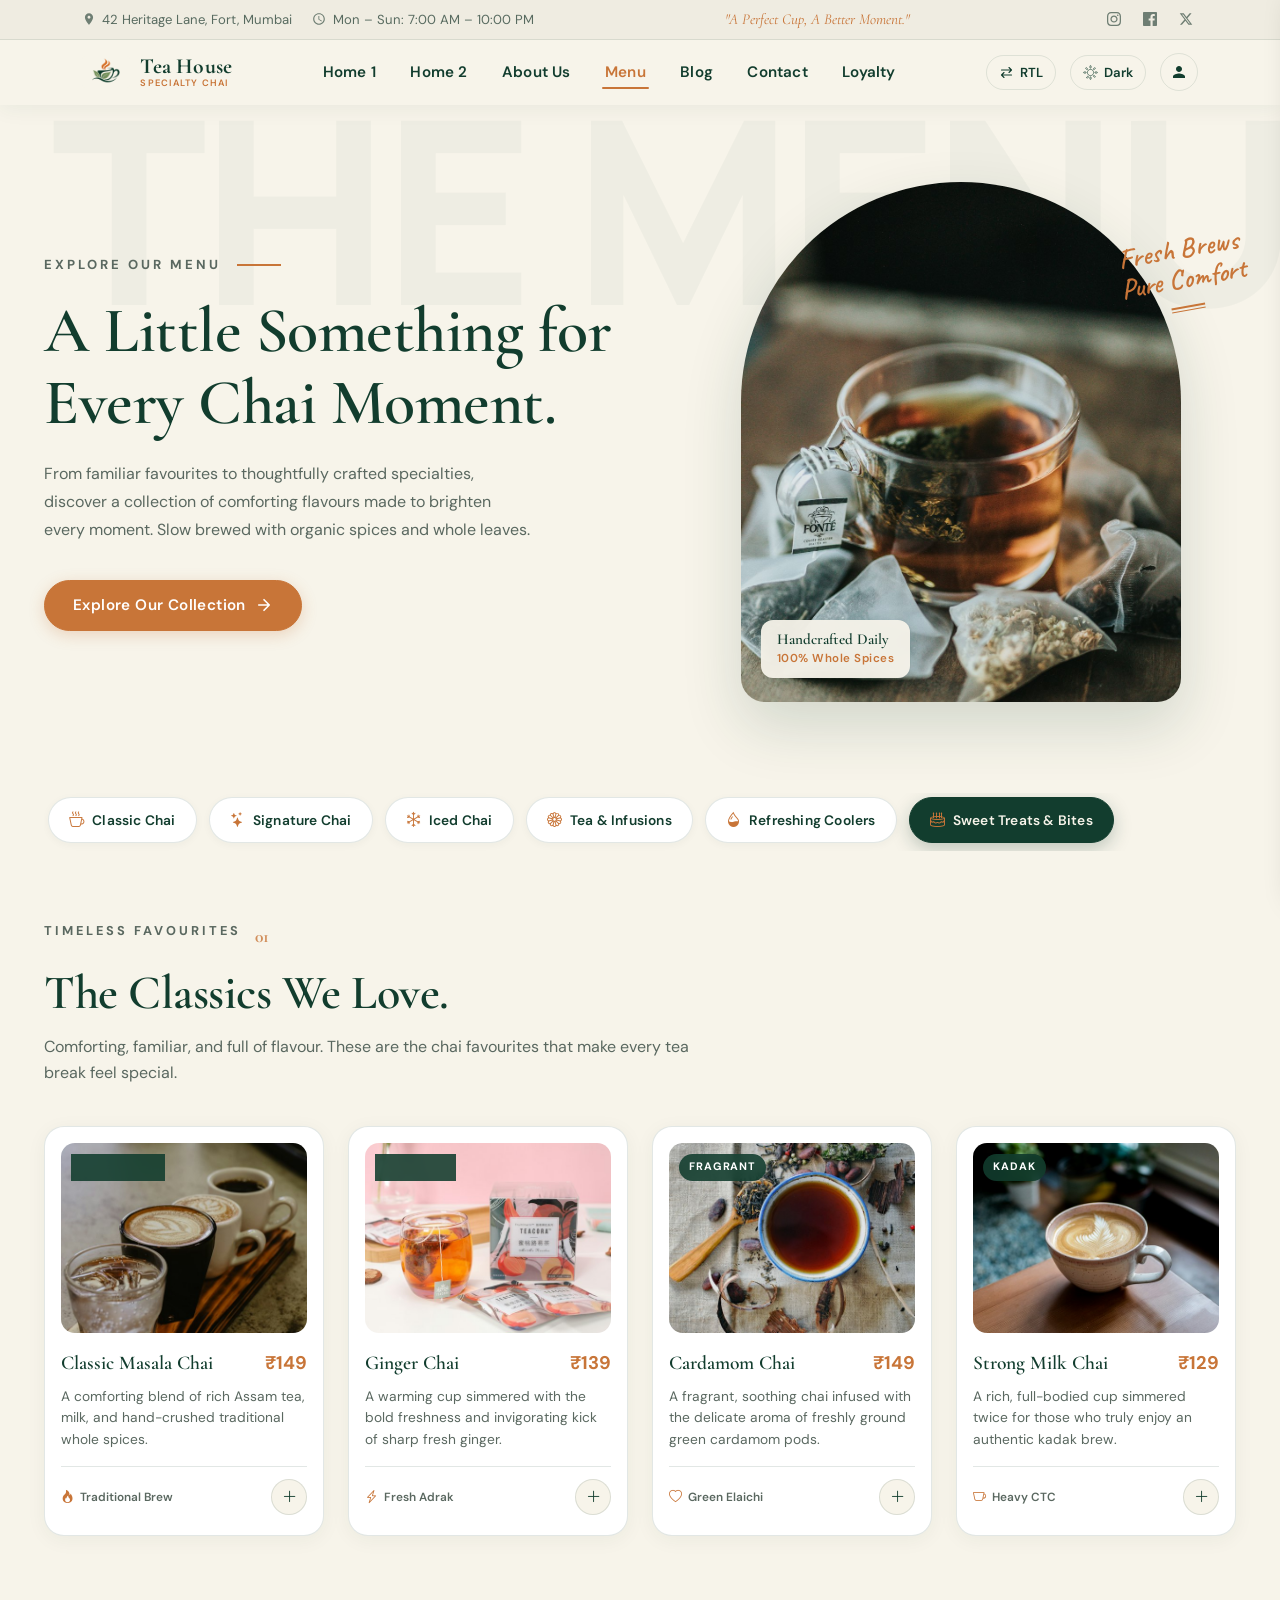
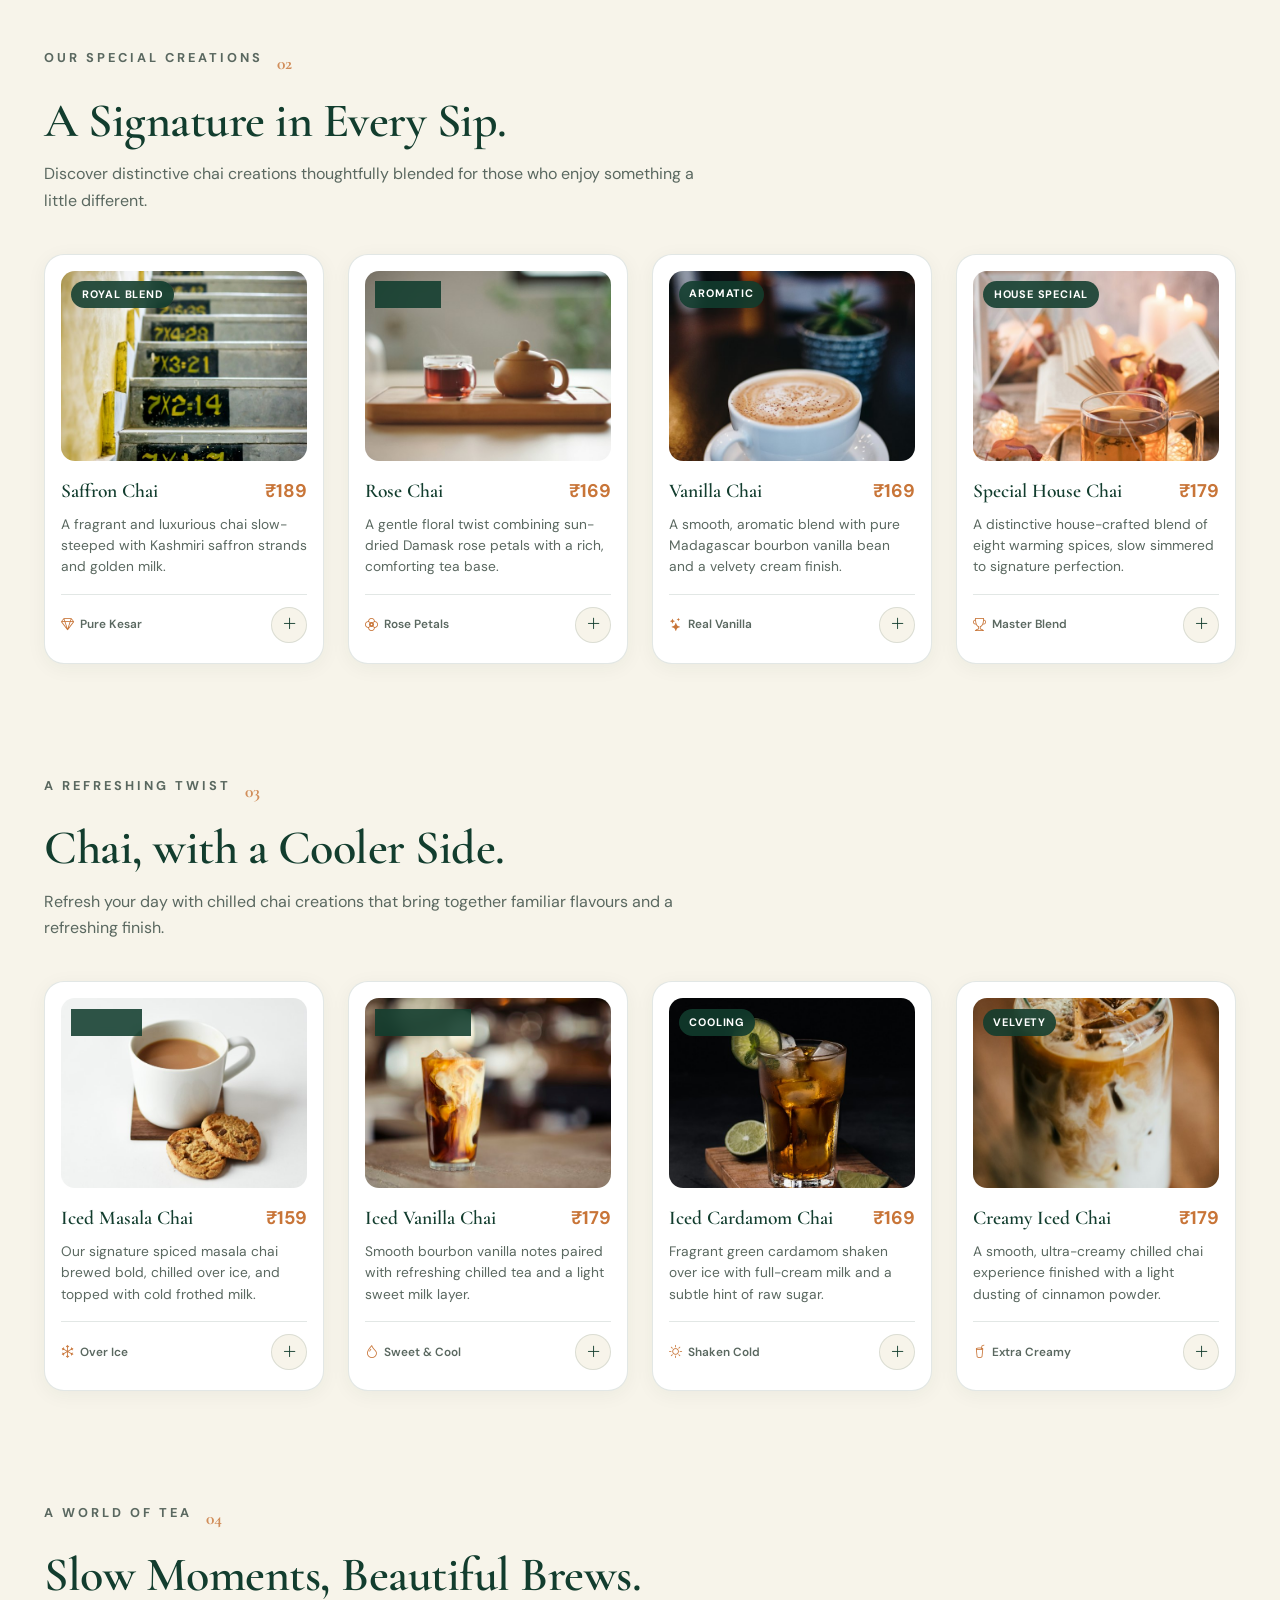
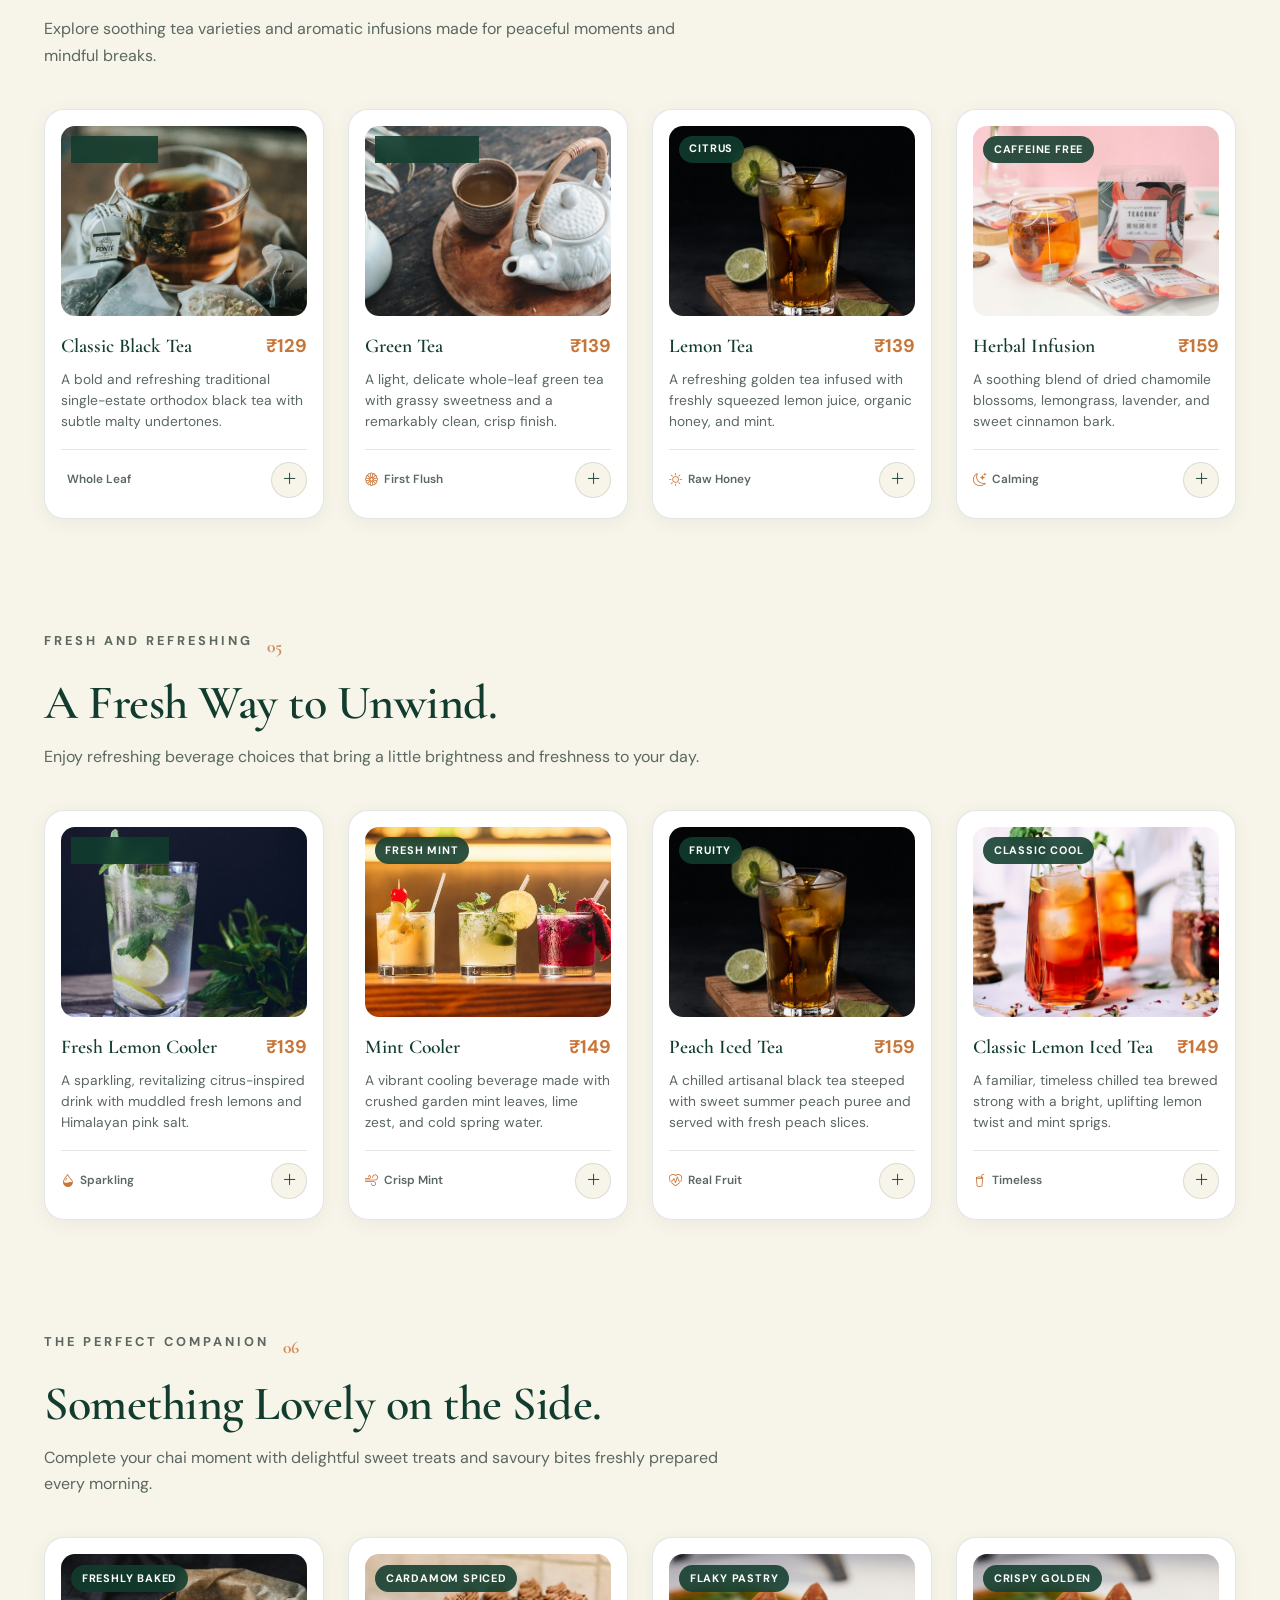
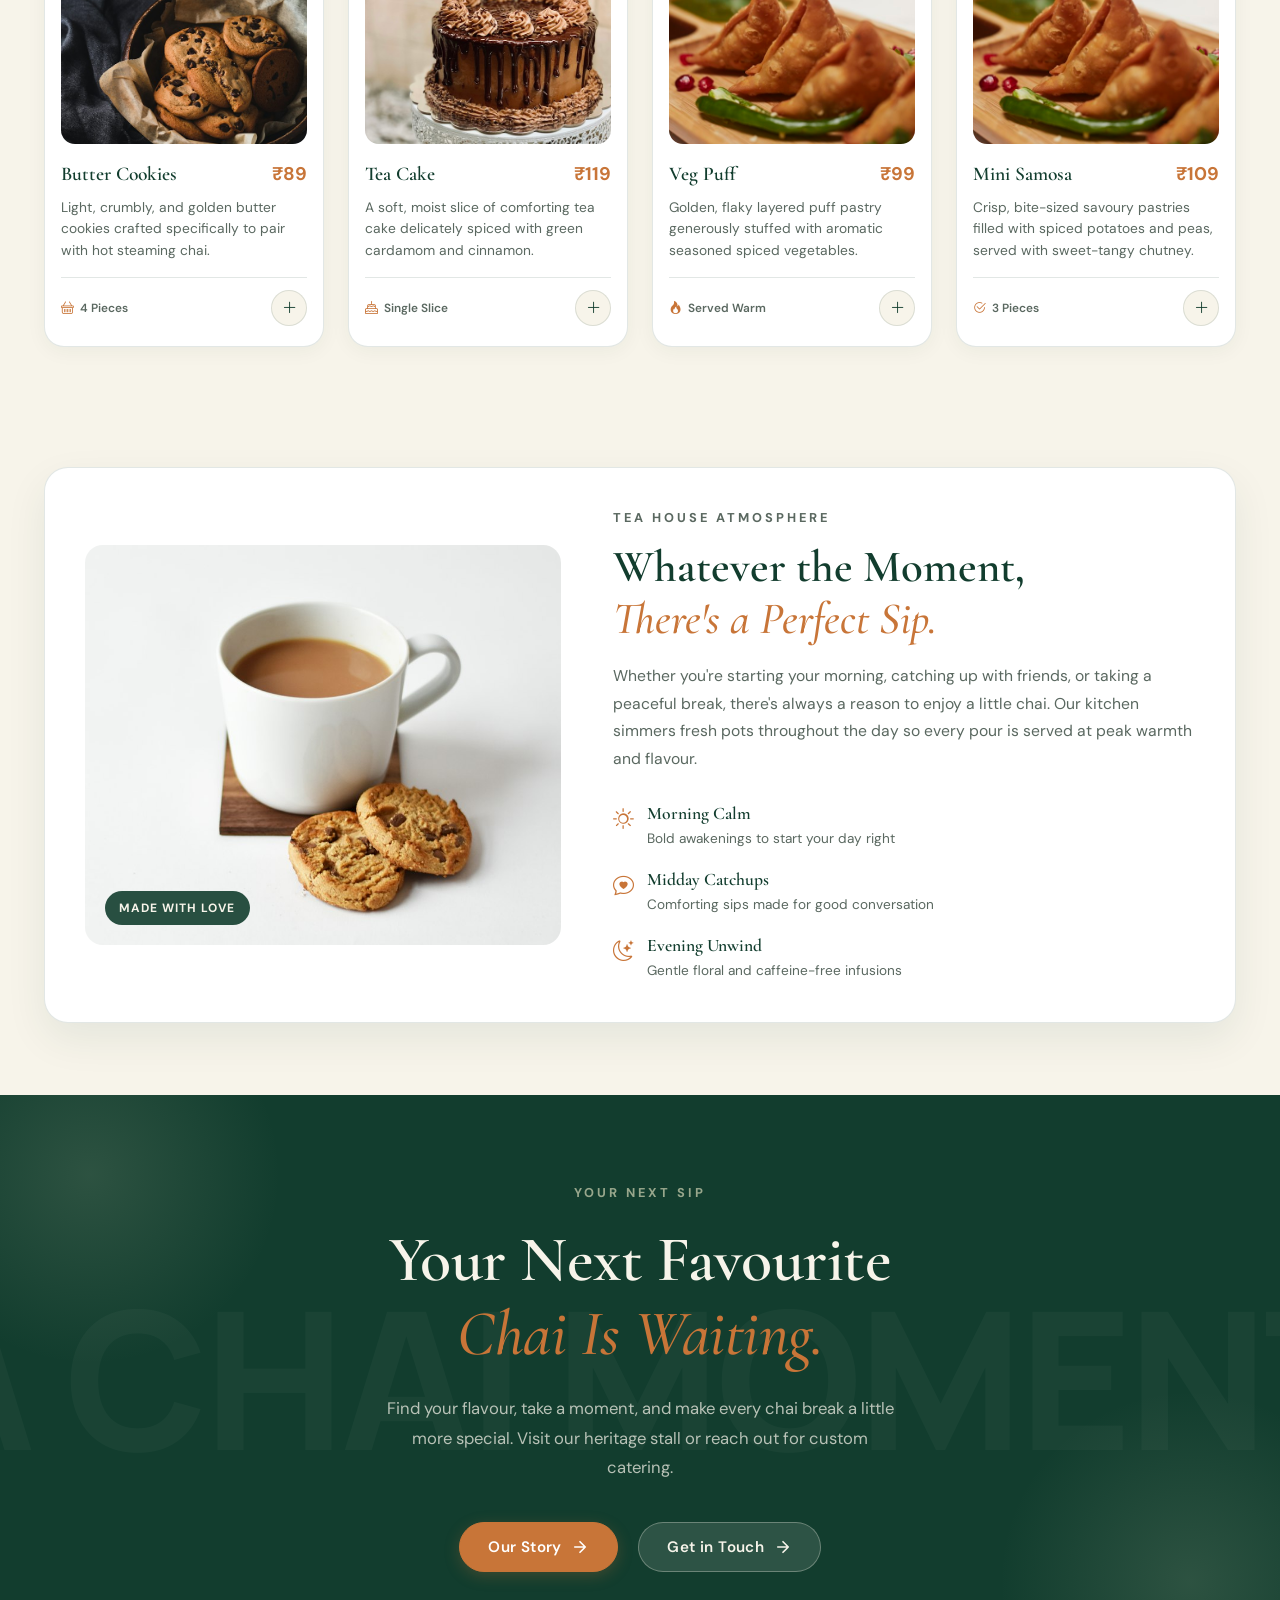
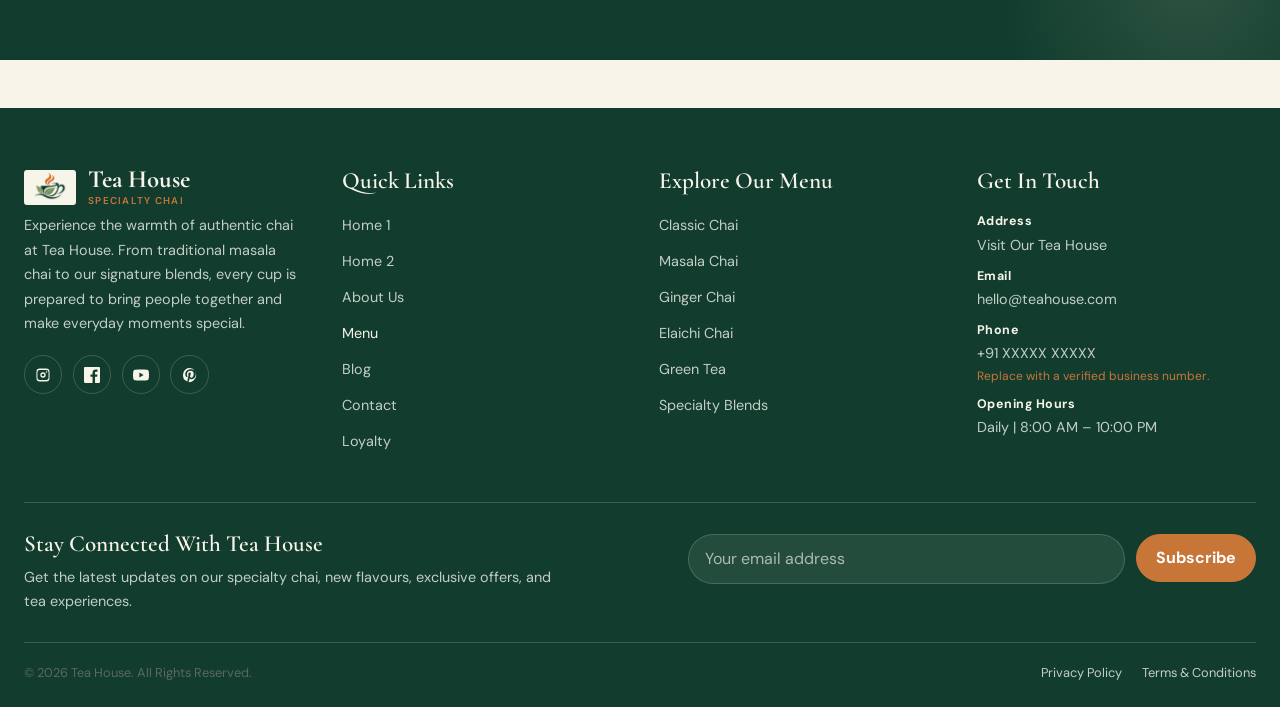
<file: menu.html>
<!DOCTYPE html>
<html lang="en" dir="ltr" data-theme="light">
<head>
  <meta charset="UTF-8">
  <meta name="viewport" content="width=device-width, initial-scale=1.0">
  <meta name="description" content="Tea House & Specialty Chai Menu — Handcrafted classic chai, signature blends, refreshing iced chai, herbal infusions, coolers, and fresh bakery bites.">
  <link rel="icon" type="image/png" href="assets/images/logo/logo.png">
  <title>Our Menu | Tea House & Specialty Chai</title>

  <!-- Google Fonts -->
  <link rel="preconnect" href="https://fonts.googleapis.com">
  <link rel="preconnect" href="https://fonts.gstatic.com" crossorigin>
  <link href="https://fonts.googleapis.com/css2?family=Caveat:wght@600&family=Cormorant+Garamond:ital,wght@0,500;0,600;0,700;1,400;1,600&family=DM+Sans:ital,wght@0,400;0,500;0,600;0,700;1,400&family=Manrope:wght@600;700;800;900&display=swap" rel="stylesheet">

  <!-- Bootstrap 5.3 CSS -->
  <link href="https://cdn.jsdelivr.net/npm/bootstrap@5.3.3/dist/css/bootstrap.min.css" rel="stylesheet">
  <!-- Bootstrap Icons CDN -->
  <link rel="stylesheet" href="https://cdn.jsdelivr.net/npm/bootstrap-icons@1.11.3/font/bootstrap-icons.min.css">

  <!-- Shared Stylesheets -->
  <link rel="stylesheet" href="assets/css/navbar.css">
  <link rel="stylesheet" href="assets/css/footer.css">
  <link rel="stylesheet" href="assets/css/style.css">
  <!-- Page-Specific Stylesheet -->
  <link rel="stylesheet" href="assets/css/pages/menu.css">
  <link rel="stylesheet" href="assets/css/responsive.css">
</head>
<body data-current-page="menu">

  <!-- Reusable Dynamic Navbar Placeholder -->
  <div id="navbar-placeholder"></div>

  <!-- ========================================================================
       SECTION 01 — MENU HERO
       Editorial layout introducing the specialty chai & beverage collection
       ======================================================================== -->
  <section class="menu-hero-section" id="menuHero">
    <!-- Oversized ghost backdrop -->
    <div class="menu-hero-backdrop" aria-hidden="true">THE MENU</div>

    <div class="container-editorial menu-hero-container">
      <div class="menu-hero-inner">

        <!-- LEFT: Editorial text column -->
        <div class="menu-hero-text reveal-on-scroll">
          <div class="menu-hero-eyebrow">
            <span class="editorial-category-label">EXPLORE OUR MENU</span>
            <span class="menu-eyebrow-line" aria-hidden="true"></span>
          </div>

          <h1 class="menu-hero-heading">
            A Little Something for<br>
            <span class="menu-heading-focus">Every Chai Moment.</span>
          </h1>

          <p class="menu-hero-desc">
            From familiar favourites to thoughtfully crafted specialties, discover a collection of
            comforting flavours made to brighten every moment. Slow brewed with organic spices and whole leaves.
          </p>

          <div class="menu-hero-cta-row">
            <a href="#menuCategories" class="btn-terracotta">
              <span>Explore Our Collection</span>
              <svg width="18" height="18" viewBox="0 0 24 24" fill="none" stroke="currentColor" stroke-width="2.2" stroke-linecap="round" stroke-linejoin="round" aria-hidden="true">
                <path d="M5 12h14M12 5l7 7-7 7"/>
              </svg>
            </a>
          </div>
        </div>

        <!-- RIGHT: Visual composition -->
        <div class="menu-hero-visual">
          <div class="menu-hero-sage-blob" aria-hidden="true"></div>

          <!-- Arch-top portrait card -->
          <div class="menu-hero-arch-wrap reveal-on-scroll" data-delay="150">
            <img src="assets/images/menu/menu-hero.jpg"
              alt="Freshly steeped specialty chai and authentic spice setup"
              class="menu-hero-arch-img"
              loading="eager">
            <div class="menu-hero-card-tag">
              <span class="menu-tag-badge">Handcrafted Daily</span>
              <span class="menu-tag-sub">100% Whole Spices</span>
            </div>
          </div>

          <!-- Floating cursive badge -->
          <div class="menu-hero-script-badge" aria-hidden="true">
            <span class="menu-script-1">Fresh Brews</span>
            <span class="menu-script-2">Pure Comfort</span>
            <span class="menu-script-decor"></span>
          </div>
        </div>

      </div>
    </div>
  </section>

  <!-- ========================================================================
       CATEGORY NAVIGATION BAR (Sticky below navbar)
       ======================================================================== -->
  <nav class="menu-cat-nav-wrapper" id="menuCategories" aria-label="Menu category navigation">
    <div class="container-editorial">
      <div class="menu-cat-nav-scroll" role="tablist">
        <a href="#classic-chai" class="menu-cat-pill is-active" role="tab" aria-selected="true" data-cat="classic-chai">
          <i class="bi bi-cup-hot" aria-hidden="true"></i>
          <span>Classic Chai</span>
        </a>
        <a href="#signature-chai" class="menu-cat-pill" role="tab" aria-selected="false" data-cat="signature-chai">
          <i class="bi bi-stars" aria-hidden="true"></i>
          <span>Signature Chai</span>
        </a>
        <a href="#iced-chai" class="menu-cat-pill" role="tab" aria-selected="false" data-cat="iced-chai">
          <i class="bi bi-snow" aria-hidden="true"></i>
          <span>Iced Chai</span>
        </a>
        <a href="#tea-infusions" class="menu-cat-pill" role="tab" aria-selected="false" data-cat="tea-infusions">
          <i class="bi bi-flower1" aria-hidden="true"></i>
          <span>Tea &amp; Infusions</span>
        </a>
        <a href="#refreshing-coolers" class="menu-cat-pill" role="tab" aria-selected="false" data-cat="refreshing-coolers">
          <i class="bi bi-droplet-half" aria-hidden="true"></i>
          <span>Refreshing Coolers</span>
        </a>
        <a href="#sweet-treats" class="menu-cat-pill" role="tab" aria-selected="false" data-cat="sweet-treats">
          <i class="bi bi-cake2" aria-hidden="true"></i>
          <span>Sweet Treats &amp; Bites</span>
        </a>
      </div>
    </div>
  </nav>

  <!-- ========================================================================
       CATEGORY 01 – CLASSIC CHAI
       ======================================================================== -->
  <section class="menu-category-section" id="classic-chai">
    <div class="container-editorial">
      <div class="menu-section-header reveal-on-scroll">
        <div class="menu-header-badge">
          <span class="editorial-category-label">TIMELESS FAVOURITES</span>
          <span class="menu-category-num" aria-hidden="true">01</span>
        </div>
        <h2 class="menu-section-heading">The Classics We Love.</h2>
        <p class="menu-section-desc">
          Comforting, familiar, and full of flavour. These are the chai favourites that make every tea break feel special.
        </p>
      </div>

      <div class="menu-items-grid">
        <!-- Item 1 -->
        <article class="menu-item-card reveal-on-scroll" data-delay="0">
          <div class="menu-item-media">
            <img src="assets/images/menu/classic-masala.jpg" alt="Classic Masala Chai in a ceramic cup" class="menu-item-img" loading="lazy">
            <span class="menu-item-badge">Bestseller</span>
          </div>
          <div class="menu-item-body">
            <div class="menu-item-header">
              <h3 class="menu-item-title">Classic Masala Chai</h3>
              <span class="menu-item-price">₹149</span>
            </div>
            <p class="menu-item-text">A comforting blend of rich Assam tea, milk, and hand-crushed traditional whole spices.</p>
            <div class="menu-item-footer">
              <span class="menu-meta-tag"><i class="bi bi-fire" aria-hidden="true"></i> Traditional Brew</span>
              <button class="menu-order-btn" aria-label="Add Classic Masala Chai to order" data-name="Classic Masala Chai" data-price="₹149">
                <i class="bi bi-plus-lg" aria-hidden="true"></i>
              </button>
            </div>
          </div>
        </article>

        <!-- Item 2 -->
        <article class="menu-item-card reveal-on-scroll" data-delay="80">
          <div class="menu-item-media">
            <img src="assets/images/menu/ginger-chai.jpg" alt="Ginger Chai with fresh crushed ginger" class="menu-item-img" loading="lazy">
            <span class="menu-item-badge">Warming</span>
          </div>
          <div class="menu-item-body">
            <div class="menu-item-header">
              <h3 class="menu-item-title">Ginger Chai</h3>
              <span class="menu-item-price">₹139</span>
            </div>
            <p class="menu-item-text">A warming cup simmered with the bold freshness and invigorating kick of sharp fresh ginger.</p>
            <div class="menu-item-footer">
              <span class="menu-meta-tag"><i class="bi bi-lightning-charge" aria-hidden="true"></i> Fresh Adrak</span>
              <button class="menu-order-btn" aria-label="Add Ginger Chai to order" data-name="Ginger Chai" data-price="₹139">
                <i class="bi bi-plus-lg" aria-hidden="true"></i>
              </button>
            </div>
          </div>
        </article>

        <!-- Item 3 -->
        <article class="menu-item-card reveal-on-scroll" data-delay="160">
          <div class="menu-item-media">
            <img src="assets/images/menu/cardamom-chai.jpg" alt="Fragrant Cardamom Chai" class="menu-item-img" loading="lazy">
            <span class="menu-item-badge">Fragrant</span>
          </div>
          <div class="menu-item-body">
            <div class="menu-item-header">
              <h3 class="menu-item-title">Cardamom Chai</h3>
              <span class="menu-item-price">₹149</span>
            </div>
            <p class="menu-item-text">A fragrant, soothing chai infused with the delicate aroma of freshly ground green cardamom pods.</p>
            <div class="menu-item-footer">
              <span class="menu-meta-tag"><i class="bi bi-heart" aria-hidden="true"></i> Green Elaichi</span>
              <button class="menu-order-btn" aria-label="Add Cardamom Chai to order" data-name="Cardamom Chai" data-price="₹149">
                <i class="bi bi-plus-lg" aria-hidden="true"></i>
              </button>
            </div>
          </div>
        </article>

        <!-- Item 4 -->
        <article class="menu-item-card reveal-on-scroll" data-delay="240">
          <div class="menu-item-media">
            <img src="assets/images/menu/strong-milk-chai.jpg" alt="Rich Strong Milk Chai" class="menu-item-img" loading="lazy">
            <span class="menu-item-badge">Kadak</span>
          </div>
          <div class="menu-item-body">
            <div class="menu-item-header">
              <h3 class="menu-item-title">Strong Milk Chai</h3>
              <span class="menu-item-price">₹129</span>
            </div>
            <p class="menu-item-text">A rich, full-bodied cup simmered twice for those who truly enjoy an authentic kadak brew.</p>
            <div class="menu-item-footer">
              <span class="menu-meta-tag"><i class="bi bi-cup" aria-hidden="true"></i> Heavy CTC</span>
              <button class="menu-order-btn" aria-label="Add Strong Milk Chai to order" data-name="Strong Milk Chai" data-price="₹129">
                <i class="bi bi-plus-lg" aria-hidden="true"></i>
              </button>
            </div>
          </div>
        </article>
      </div>
    </div>
  </section>

  <!-- ========================================================================
       CATEGORY 02 – SIGNATURE CHAI
       ======================================================================== -->
  <section class="menu-category-section" id="signature-chai">
    <div class="container-editorial">
      <div class="menu-section-header reveal-on-scroll">
        <div class="menu-header-badge">
          <span class="editorial-category-label">OUR SPECIAL CREATIONS</span>
          <span class="menu-category-num" aria-hidden="true">02</span>
        </div>
        <h2 class="menu-section-heading">A Signature in Every Sip.</h2>
        <p class="menu-section-desc">
          Discover distinctive chai creations thoughtfully blended for those who enjoy something a little different.
        </p>
      </div>

      <div class="menu-items-grid">
        <!-- Item 1 -->
        <article class="menu-item-card reveal-on-scroll" data-delay="0">
          <div class="menu-item-media">
            <img src="assets/images/menu/saffron-chai.jpg" alt="Royal Saffron Chai garnished with pistachios" class="menu-item-img" loading="lazy">
            <span class="menu-item-badge">Royal Blend</span>
          </div>
          <div class="menu-item-body">
            <div class="menu-item-header">
              <h3 class="menu-item-title">Saffron Chai</h3>
              <span class="menu-item-price">₹189</span>
            </div>
            <p class="menu-item-text">A fragrant and luxurious chai slow-steeped with Kashmiri saffron strands and golden milk.</p>
            <div class="menu-item-footer">
              <span class="menu-meta-tag"><i class="bi bi-gem" aria-hidden="true"></i> Pure Kesar</span>
              <button class="menu-order-btn" aria-label="Add Saffron Chai to order" data-name="Saffron Chai" data-price="₹189">
                <i class="bi bi-plus-lg" aria-hidden="true"></i>
              </button>
            </div>
          </div>
        </article>

        <!-- Item 2 -->
        <article class="menu-item-card reveal-on-scroll" data-delay="80">
          <div class="menu-item-media">
            <img src="assets/images/menu/rose-chai.jpg" alt="Delicate Rose Chai with organic rose petals" class="menu-item-img" loading="lazy">
            <span class="menu-item-badge">Floral</span>
          </div>
          <div class="menu-item-body">
            <div class="menu-item-header">
              <h3 class="menu-item-title">Rose Chai</h3>
              <span class="menu-item-price">₹169</span>
            </div>
            <p class="menu-item-text">A gentle floral twist combining sun-dried Damask rose petals with a rich, comforting tea base.</p>
            <div class="menu-item-footer">
              <span class="menu-meta-tag"><i class="bi bi-flower2" aria-hidden="true"></i> Rose Petals</span>
              <button class="menu-order-btn" aria-label="Add Rose Chai to order" data-name="Rose Chai" data-price="₹169">
                <i class="bi bi-plus-lg" aria-hidden="true"></i>
              </button>
            </div>
          </div>
        </article>

        <!-- Item 3 -->
        <article class="menu-item-card reveal-on-scroll" data-delay="160">
          <div class="menu-item-media">
            <img src="assets/images/menu/vanilla-chai.jpg" alt="Smooth Vanilla Chai" class="menu-item-img" loading="lazy">
            <span class="menu-item-badge">Aromatic</span>
          </div>
          <div class="menu-item-body">
            <div class="menu-item-header">
              <h3 class="menu-item-title">Vanilla Chai</h3>
              <span class="menu-item-price">₹169</span>
            </div>
            <p class="menu-item-text">A smooth, aromatic blend with pure Madagascar bourbon vanilla bean and a velvety cream finish.</p>
            <div class="menu-item-footer">
              <span class="menu-meta-tag"><i class="bi bi-stars" aria-hidden="true"></i> Real Vanilla</span>
              <button class="menu-order-btn" aria-label="Add Vanilla Chai to order" data-name="Vanilla Chai" data-price="₹169">
                <i class="bi bi-plus-lg" aria-hidden="true"></i>
              </button>
            </div>
          </div>
        </article>

        <!-- Item 4 -->
        <article class="menu-item-card reveal-on-scroll" data-delay="240">
          <div class="menu-item-media">
            <img src="assets/images/menu/house-chai.jpg" alt="Special House Artisanal Chai" class="menu-item-img" loading="lazy">
            <span class="menu-item-badge">House Special</span>
          </div>
          <div class="menu-item-body">
            <div class="menu-item-header">
              <h3 class="menu-item-title">Special House Chai</h3>
              <span class="menu-item-price">₹179</span>
            </div>
            <p class="menu-item-text">A distinctive house-crafted blend of eight warming spices, slow simmered to signature perfection.</p>
            <div class="menu-item-footer">
              <span class="menu-meta-tag"><i class="bi bi-trophy" aria-hidden="true"></i> Master Blend</span>
              <button class="menu-order-btn" aria-label="Add Special House Chai to order" data-name="Special House Chai" data-price="₹179">
                <i class="bi bi-plus-lg" aria-hidden="true"></i>
              </button>
            </div>
          </div>
        </article>
      </div>
    </div>
  </section>

  <!-- ========================================================================
       CATEGORY 03 – ICED CHAI
       ======================================================================== -->
  <section class="menu-category-section" id="iced-chai">
    <div class="container-editorial">
      <div class="menu-section-header reveal-on-scroll">
        <div class="menu-header-badge">
          <span class="editorial-category-label">A REFRESHING TWIST</span>
          <span class="menu-category-num" aria-hidden="true">03</span>
        </div>
        <h2 class="menu-section-heading">Chai, with a Cooler Side.</h2>
        <p class="menu-section-desc">
          Refresh your day with chilled chai creations that bring together familiar flavours and a refreshing finish.
        </p>
      </div>

      <div class="menu-items-grid">
        <!-- Item 1 -->
        <article class="menu-item-card reveal-on-scroll" data-delay="0">
          <div class="menu-item-media">
            <img src="assets/images/menu/iced-masala.jpg" alt="Iced Masala Chai over crystal ice" class="menu-item-img" loading="lazy">
            <span class="menu-item-badge">Chilled</span>
          </div>
          <div class="menu-item-body">
            <div class="menu-item-header">
              <h3 class="menu-item-title">Iced Masala Chai</h3>
              <span class="menu-item-price">₹159</span>
            </div>
            <p class="menu-item-text">Our signature spiced masala chai brewed bold, chilled over ice, and topped with cold frothed milk.</p>
            <div class="menu-item-footer">
              <span class="menu-meta-tag"><i class="bi bi-snow" aria-hidden="true"></i> Over Ice</span>
              <button class="menu-order-btn" aria-label="Add Iced Masala Chai to order" data-name="Iced Masala Chai" data-price="₹159">
                <i class="bi bi-plus-lg" aria-hidden="true"></i>
              </button>
            </div>
          </div>
        </article>

        <!-- Item 2 -->
        <article class="menu-item-card reveal-on-scroll" data-delay="80">
          <div class="menu-item-media">
            <img src="assets/images/menu/iced-vanilla.jpg" alt="Iced Vanilla Chai" class="menu-item-img" loading="lazy">
            <span class="menu-item-badge">Refreshing</span>
          </div>
          <div class="menu-item-body">
            <div class="menu-item-header">
              <h3 class="menu-item-title">Iced Vanilla Chai</h3>
              <span class="menu-item-price">₹179</span>
            </div>
            <p class="menu-item-text">Smooth bourbon vanilla notes paired with refreshing chilled tea and a light sweet milk layer.</p>
            <div class="menu-item-footer">
              <span class="menu-meta-tag"><i class="bi bi-droplet" aria-hidden="true"></i> Sweet &amp; Cool</span>
              <button class="menu-order-btn" aria-label="Add Iced Vanilla Chai to order" data-name="Iced Vanilla Chai" data-price="₹179">
                <i class="bi bi-plus-lg" aria-hidden="true"></i>
              </button>
            </div>
          </div>
        </article>

        <!-- Item 3 -->
        <article class="menu-item-card reveal-on-scroll" data-delay="160">
          <div class="menu-item-media">
            <img src="assets/images/menu/iced-cardamom.jpg" alt="Iced Cardamom Chai" class="menu-item-img" loading="lazy">
            <span class="menu-item-badge">Cooling</span>
          </div>
          <div class="menu-item-body">
            <div class="menu-item-header">
              <h3 class="menu-item-title">Iced Cardamom Chai</h3>
              <span class="menu-item-price">₹169</span>
            </div>
            <p class="menu-item-text">Fragrant green cardamom shaken over ice with full-cream milk and a subtle hint of raw sugar.</p>
            <div class="menu-item-footer">
              <span class="menu-meta-tag"><i class="bi bi-brightness-high" aria-hidden="true"></i> Shaken Cold</span>
              <button class="menu-order-btn" aria-label="Add Iced Cardamom Chai to order" data-name="Iced Cardamom Chai" data-price="₹169">
                <i class="bi bi-plus-lg" aria-hidden="true"></i>
              </button>
            </div>
          </div>
        </article>

        <!-- Item 4 -->
        <article class="menu-item-card reveal-on-scroll" data-delay="240">
          <div class="menu-item-media">
            <img src="assets/images/menu/creamy-iced-chai.jpg" alt="Velvety Creamy Iced Chai" class="menu-item-img" loading="lazy">
            <span class="menu-item-badge">Velvety</span>
          </div>
          <div class="menu-item-body">
            <div class="menu-item-header">
              <h3 class="menu-item-title">Creamy Iced Chai</h3>
              <span class="menu-item-price">₹179</span>
            </div>
            <p class="menu-item-text">A smooth, ultra-creamy chilled chai experience finished with a light dusting of cinnamon powder.</p>
            <div class="menu-item-footer">
              <span class="menu-meta-tag"><i class="bi bi-cup-straw" aria-hidden="true"></i> Extra Creamy</span>
              <button class="menu-order-btn" aria-label="Add Creamy Iced Chai to order" data-name="Creamy Iced Chai" data-price="₹179">
                <i class="bi bi-plus-lg" aria-hidden="true"></i>
              </button>
            </div>
          </div>
        </article>
      </div>
    </div>
  </section>

  <!-- ========================================================================
       CATEGORY 04 – TRADITIONAL TEA & INFUSIONS
       ======================================================================== -->
  <section class="menu-category-section" id="tea-infusions">
    <div class="container-editorial">
      <div class="menu-section-header reveal-on-scroll">
        <div class="menu-header-badge">
          <span class="editorial-category-label">A WORLD OF TEA</span>
          <span class="menu-category-num" aria-hidden="true">04</span>
        </div>
        <h2 class="menu-section-heading">Slow Moments, Beautiful Brews.</h2>
        <p class="menu-section-desc">
          Explore soothing tea varieties and aromatic infusions made for peaceful moments and mindful breaks.
        </p>
      </div>

      <div class="menu-items-grid">
        <!-- Item 1 -->
        <article class="menu-item-card reveal-on-scroll" data-delay="0">
          <div class="menu-item-media">
            <img src="assets/images/menu/classic-black-tea.jpg" alt="Clear amber Classic Black Tea" class="menu-item-img" loading="lazy">
            <span class="menu-item-badge">Orthodox</span>
          </div>
          <div class="menu-item-body">
            <div class="menu-item-header">
              <h3 class="menu-item-title">Classic Black Tea</h3>
              <span class="menu-item-price">₹129</span>
            </div>
            <p class="menu-item-text">A bold and refreshing traditional single-estate orthodox black tea with subtle malty undertones.</p>
            <div class="menu-item-footer">
              <span class="menu-meta-tag"><i class="bi bi-leaf" aria-hidden="true"></i> Whole Leaf</span>
              <button class="menu-order-btn" aria-label="Add Classic Black Tea to order" data-name="Classic Black Tea" data-price="₹129">
                <i class="bi bi-plus-lg" aria-hidden="true"></i>
              </button>
            </div>
          </div>
        </article>

        <!-- Item 2 -->
        <article class="menu-item-card reveal-on-scroll" data-delay="80">
          <div class="menu-item-media">
            <img src="assets/images/menu/green-tea.jpg" alt="Delicate whole leaf Green Tea" class="menu-item-img" loading="lazy">
            <span class="menu-item-badge">Antioxidant</span>
          </div>
          <div class="menu-item-body">
            <div class="menu-item-header">
              <h3 class="menu-item-title">Green Tea</h3>
              <span class="menu-item-price">₹139</span>
            </div>
            <p class="menu-item-text">A light, delicate whole-leaf green tea with grassy sweetness and a remarkably clean, crisp finish.</p>
            <div class="menu-item-footer">
              <span class="menu-meta-tag"><i class="bi bi-flower1" aria-hidden="true"></i> First Flush</span>
              <button class="menu-order-btn" aria-label="Add Green Tea to order" data-name="Green Tea" data-price="₹139">
                <i class="bi bi-plus-lg" aria-hidden="true"></i>
              </button>
            </div>
          </div>
        </article>

        <!-- Item 3 -->
        <article class="menu-item-card reveal-on-scroll" data-delay="160">
          <div class="menu-item-media">
            <img src="assets/images/menu/lemon-tea.jpg" alt="Zesty Lemon Tea" class="menu-item-img" loading="lazy">
            <span class="menu-item-badge">Citrus</span>
          </div>
          <div class="menu-item-body">
            <div class="menu-item-header">
              <h3 class="menu-item-title">Lemon Tea</h3>
              <span class="menu-item-price">₹139</span>
            </div>
            <p class="menu-item-text">A refreshing golden tea infused with freshly squeezed lemon juice, organic honey, and mint.</p>
            <div class="menu-item-footer">
              <span class="menu-meta-tag"><i class="bi bi-sun" aria-hidden="true"></i> Raw Honey</span>
              <button class="menu-order-btn" aria-label="Add Lemon Tea to order" data-name="Lemon Tea" data-price="₹139">
                <i class="bi bi-plus-lg" aria-hidden="true"></i>
              </button>
            </div>
          </div>
        </article>

        <!-- Item 4 -->
        <article class="menu-item-card reveal-on-scroll" data-delay="240">
          <div class="menu-item-media">
            <img src="assets/images/menu/herbal-infusion.jpg" alt="Chamomile Herbal Infusion" class="menu-item-img" loading="lazy">
            <span class="menu-item-badge">Caffeine Free</span>
          </div>
          <div class="menu-item-body">
            <div class="menu-item-header">
              <h3 class="menu-item-title">Herbal Infusion</h3>
              <span class="menu-item-price">₹159</span>
            </div>
            <p class="menu-item-text">A soothing blend of dried chamomile blossoms, lemongrass, lavender, and sweet cinnamon bark.</p>
            <div class="menu-item-footer">
              <span class="menu-meta-tag"><i class="bi bi-moon-stars" aria-hidden="true"></i> Calming</span>
              <button class="menu-order-btn" aria-label="Add Herbal Infusion to order" data-name="Herbal Infusion" data-price="₹159">
                <i class="bi bi-plus-lg" aria-hidden="true"></i>
              </button>
            </div>
          </div>
        </article>
      </div>
    </div>
  </section>

  <!-- ========================================================================
       CATEGORY 05 – REFRESHING COOLERS
       ======================================================================== -->
  <section class="menu-category-section" id="refreshing-coolers">
    <div class="container-editorial">
      <div class="menu-section-header reveal-on-scroll">
        <div class="menu-header-badge">
          <span class="editorial-category-label">FRESH AND REFRESHING</span>
          <span class="menu-category-num" aria-hidden="true">05</span>
        </div>
        <h2 class="menu-section-heading">A Fresh Way to Unwind.</h2>
        <p class="menu-section-desc">
          Enjoy refreshing beverage choices that bring a little brightness and freshness to your day.
        </p>
      </div>

      <div class="menu-items-grid">
        <!-- Item 1 -->
        <article class="menu-item-card reveal-on-scroll" data-delay="0">
          <div class="menu-item-media">
            <img src="assets/images/menu/lemon-cooler.jpg" alt="Fresh Lemon Cooler with mint and crushed ice" class="menu-item-img" loading="lazy">
            <span class="menu-item-badge">Citrus Zing</span>
          </div>
          <div class="menu-item-body">
            <div class="menu-item-header">
              <h3 class="menu-item-title">Fresh Lemon Cooler</h3>
              <span class="menu-item-price">₹139</span>
            </div>
            <p class="menu-item-text">A sparkling, revitalizing citrus-inspired drink with muddled fresh lemons and Himalayan pink salt.</p>
            <div class="menu-item-footer">
              <span class="menu-meta-tag"><i class="bi bi-droplet-half" aria-hidden="true"></i> Sparkling</span>
              <button class="menu-order-btn" aria-label="Add Fresh Lemon Cooler to order" data-name="Fresh Lemon Cooler" data-price="₹139">
                <i class="bi bi-plus-lg" aria-hidden="true"></i>
              </button>
            </div>
          </div>
        </article>

        <!-- Item 2 -->
        <article class="menu-item-card reveal-on-scroll" data-delay="80">
          <div class="menu-item-media">
            <img src="assets/images/menu/mint-cooler.jpg" alt="Crisp Mint Lime Cooler" class="menu-item-img" loading="lazy">
            <span class="menu-item-badge">Fresh Mint</span>
          </div>
          <div class="menu-item-body">
            <div class="menu-item-header">
              <h3 class="menu-item-title">Mint Cooler</h3>
              <span class="menu-item-price">₹149</span>
            </div>
            <p class="menu-item-text">A vibrant cooling beverage made with crushed garden mint leaves, lime zest, and cold spring water.</p>
            <div class="menu-item-footer">
              <span class="menu-meta-tag"><i class="bi bi-wind" aria-hidden="true"></i> Crisp Mint</span>
              <button class="menu-order-btn" aria-label="Add Mint Cooler to order" data-name="Mint Cooler" data-price="₹149">
                <i class="bi bi-plus-lg" aria-hidden="true"></i>
              </button>
            </div>
          </div>
        </article>

        <!-- Item 3 -->
        <article class="menu-item-card reveal-on-scroll" data-delay="160">
          <div class="menu-item-media">
            <img src="assets/images/menu/peach-iced-tea.jpg" alt="Sun-kissed Peach Iced Tea" class="menu-item-img" loading="lazy">
            <span class="menu-item-badge">Fruity</span>
          </div>
          <div class="menu-item-body">
            <div class="menu-item-header">
              <h3 class="menu-item-title">Peach Iced Tea</h3>
              <span class="menu-item-price">₹159</span>
            </div>
            <p class="menu-item-text">A chilled artisanal black tea steeped with sweet summer peach puree and served with fresh peach slices.</p>
            <div class="menu-item-footer">
              <span class="menu-meta-tag"><i class="bi bi-heart-pulse" aria-hidden="true"></i> Real Fruit</span>
              <button class="menu-order-btn" aria-label="Add Peach Iced Tea to order" data-name="Peach Iced Tea" data-price="₹159">
                <i class="bi bi-plus-lg" aria-hidden="true"></i>
              </button>
            </div>
          </div>
        </article>

        <!-- Item 4 -->
        <article class="menu-item-card reveal-on-scroll" data-delay="240">
          <div class="menu-item-media">
            <img src="assets/images/menu/classic-lemon-iced-tea.jpg" alt="Classic Lemon Iced Tea" class="menu-item-img" loading="lazy">
            <span class="menu-item-badge">Classic Cool</span>
          </div>
          <div class="menu-item-body">
            <div class="menu-item-header">
              <h3 class="menu-item-title">Classic Lemon Iced Tea</h3>
              <span class="menu-item-price">₹149</span>
            </div>
            <p class="menu-item-text">A familiar, timeless chilled tea brewed strong with a bright, uplifting lemon twist and mint sprigs.</p>
            <div class="menu-item-footer">
              <span class="menu-meta-tag"><i class="bi bi-cup-straw" aria-hidden="true"></i> Timeless</span>
              <button class="menu-order-btn" aria-label="Add Classic Lemon Iced Tea to order" data-name="Classic Lemon Iced Tea" data-price="₹149">
                <i class="bi bi-plus-lg" aria-hidden="true"></i>
              </button>
            </div>
          </div>
        </article>
      </div>
    </div>
  </section>

  <!-- ========================================================================
       CATEGORY 06 – SWEET TREATS & BITES
       ======================================================================== -->
  <section class="menu-category-section" id="sweet-treats">
    <div class="container-editorial">
      <div class="menu-section-header reveal-on-scroll">
        <div class="menu-header-badge">
          <span class="editorial-category-label">THE PERFECT COMPANION</span>
          <span class="menu-category-num" aria-hidden="true">06</span>
        </div>
        <h2 class="menu-section-heading">Something Lovely on the Side.</h2>
        <p class="menu-section-desc">
          Complete your chai moment with delightful sweet treats and savoury bites freshly prepared every morning.
        </p>
      </div>

      <div class="menu-items-grid">
        <!-- Item 1 -->
        <article class="menu-item-card reveal-on-scroll" data-delay="0">
          <div class="menu-item-media">
            <img src="assets/images/menu/butter-cookies.jpg" alt="Golden Butter Cookies" class="menu-item-img" loading="lazy">
            <span class="menu-item-badge">Freshly Baked</span>
          </div>
          <div class="menu-item-body">
            <div class="menu-item-header">
              <h3 class="menu-item-title">Butter Cookies</h3>
              <span class="menu-item-price">₹89</span>
            </div>
            <p class="menu-item-text">Light, crumbly, and golden butter cookies crafted specifically to pair with hot steaming chai.</p>
            <div class="menu-item-footer">
              <span class="menu-meta-tag"><i class="bi bi-basket" aria-hidden="true"></i> 4 Pieces</span>
              <button class="menu-order-btn" aria-label="Add Butter Cookies to order" data-name="Butter Cookies" data-price="₹89">
                <i class="bi bi-plus-lg" aria-hidden="true"></i>
              </button>
            </div>
          </div>
        </article>

        <!-- Item 2 -->
        <article class="menu-item-card reveal-on-scroll" data-delay="80">
          <div class="menu-item-media">
            <img src="assets/images/menu/tea-cake.jpg" alt="Spiced Tea Cake slice" class="menu-item-img" loading="lazy">
            <span class="menu-item-badge">Cardamom Spiced</span>
          </div>
          <div class="menu-item-body">
            <div class="menu-item-header">
              <h3 class="menu-item-title">Tea Cake</h3>
              <span class="menu-item-price">₹119</span>
            </div>
            <p class="menu-item-text">A soft, moist slice of comforting tea cake delicately spiced with green cardamom and cinnamon.</p>
            <div class="menu-item-footer">
              <span class="menu-meta-tag"><i class="bi bi-cake" aria-hidden="true"></i> Single Slice</span>
              <button class="menu-order-btn" aria-label="Add Tea Cake to order" data-name="Tea Cake" data-price="₹119">
                <i class="bi bi-plus-lg" aria-hidden="true"></i>
              </button>
            </div>
          </div>
        </article>

        <!-- Item 3 -->
        <article class="menu-item-card reveal-on-scroll" data-delay="160">
          <div class="menu-item-media">
            <img src="assets/images/menu/veg-puff.jpg" alt="Flaky golden Veg Puff" class="menu-item-img" loading="lazy">
            <span class="menu-item-badge">Flaky Pastry</span>
          </div>
          <div class="menu-item-body">
            <div class="menu-item-header">
              <h3 class="menu-item-title">Veg Puff</h3>
              <span class="menu-item-price">₹99</span>
            </div>
            <p class="menu-item-text">Golden, flaky layered puff pastry generously stuffed with aromatic seasoned spiced vegetables.</p>
            <div class="menu-item-footer">
              <span class="menu-meta-tag"><i class="bi bi-fire" aria-hidden="true"></i> Served Warm</span>
              <button class="menu-order-btn" aria-label="Add Veg Puff to order" data-name="Veg Puff" data-price="₹99">
                <i class="bi bi-plus-lg" aria-hidden="true"></i>
              </button>
            </div>
          </div>
        </article>

        <!-- Item 4 -->
        <article class="menu-item-card reveal-on-scroll" data-delay="240">
          <div class="menu-item-media">
            <img src="assets/images/menu/mini-samosa.jpg" alt="Crisp golden Mini Samosas with chutney" class="menu-item-img" loading="lazy">
            <span class="menu-item-badge">Crispy Golden</span>
          </div>
          <div class="menu-item-body">
            <div class="menu-item-header">
              <h3 class="menu-item-title">Mini Samosa</h3>
              <span class="menu-item-price">₹109</span>
            </div>
            <p class="menu-item-text">Crisp, bite-sized savoury pastries filled with spiced potatoes and peas, served with sweet-tangy chutney.</p>
            <div class="menu-item-footer">
              <span class="menu-meta-tag"><i class="bi bi-check2-circle" aria-hidden="true"></i> 3 Pieces</span>
              <button class="menu-order-btn" aria-label="Add Mini Samosa to order" data-name="Mini Samosa" data-price="₹109">
                <i class="bi bi-plus-lg" aria-hidden="true"></i>
              </button>
            </div>
          </div>
        </article>
      </div>
    </div>
  </section>

  <!-- ========================================================================
       SECTION 07 — A MENU MADE FOR EVERY MOMENT
       Editorial section maintaining consistent Warm Ivory background
       ======================================================================== -->
  <section class="menu-moment-section" id="everyMoment">
    <div class="container-editorial">
      <div class="menu-moment-card reveal-on-scroll">
        <div class="menu-moment-grid">
          <!-- Left: Lifestyle photo -->
          <div class="menu-moment-media">
            <img src="assets/images/menu/moment-lifestyle.jpg"
              alt="Friends sharing comforting cups of chai at the Tea House"
              class="menu-moment-img"
              loading="lazy">
            <div class="menu-moment-badge">
              <span>Made with Love</span>
            </div>
          </div>

          <!-- Right: Narrative -->
          <div class="menu-moment-content">
            <span class="editorial-category-label">TEA HOUSE ATMOSPHERE</span>
            <h2 class="menu-moment-heading">Whatever the Moment,<br><em>There's a Perfect Sip.</em></h2>
            <p class="menu-moment-text">
              Whether you're starting your morning, catching up with friends, or taking a peaceful break,
              there's always a reason to enjoy a little chai. Our kitchen simmers fresh pots throughout the day
              so every pour is served at peak warmth and flavour.
            </p>

            <div class="menu-moment-features">
              <div class="menu-feat-item">
                <i class="bi bi-sun" aria-hidden="true"></i>
                <div>
                  <strong>Morning Calm</strong>
                  <span>Bold awakenings to start your day right</span>
                </div>
              </div>
              <div class="menu-feat-item">
                <i class="bi bi-chat-heart" aria-hidden="true"></i>
                <div>
                  <strong>Midday Catchups</strong>
                  <span>Comforting sips made for good conversation</span>
                </div>
              </div>
              <div class="menu-feat-item">
                <i class="bi bi-moon-stars" aria-hidden="true"></i>
                <div>
                  <strong>Evening Unwind</strong>
                  <span>Gentle floral and caffeine-free infusions</span>
                </div>
              </div>
            </div>
          </div>
        </div>
      </div>
    </div>
  </section>

  <!-- ========================================================================
       SECTION 08 — FINAL CTA
       Deep forest green background, ivory text, terracotta CTAs
       ======================================================================== -->
  <section class="menu-cta-section" id="menuCta">
    <!-- Oversized ghost backdrop -->
    <div class="menu-cta-backdrop" aria-hidden="true">A CHAI MOMENT</div>
    <!-- Sage organic blobs -->
    <div class="menu-cta-blob menu-cta-blob--left" aria-hidden="true"></div>
    <div class="menu-cta-blob menu-cta-blob--right" aria-hidden="true"></div>

    <div class="container-editorial menu-cta-inner">
      <div class="menu-cta-content reveal-on-scroll">
        <span class="menu-cta-eyebrow editorial-category-label">YOUR NEXT SIP</span>
        <h2 class="menu-cta-heading">Your Next Favourite<br><em>Chai Is Waiting.</em></h2>
        <p class="menu-cta-desc">
          Find your flavour, take a moment, and make every chai break a little more special.
          Visit our heritage stall or reach out for custom catering.
        </p>
        <div class="menu-cta-buttons">
          <a href="about.html" class="btn-terracotta">
            <span>Our Story</span>
            <svg width="18" height="18" viewBox="0 0 24 24" fill="none" stroke="currentColor" stroke-width="2.2" stroke-linecap="round" stroke-linejoin="round" aria-hidden="true">
              <path d="M5 12h14M12 5l7 7-7 7"/>
            </svg>
          </a>
          <a href="contact.html" class="btn-forest menu-cta-btn-alt">
            <span>Get in Touch</span>
            <svg width="18" height="18" viewBox="0 0 24 24" fill="none" stroke="currentColor" stroke-width="2.2" stroke-linecap="round" stroke-linejoin="round" aria-hidden="true">
              <path d="M5 12h14M12 5l7 7-7 7"/>
            </svg>
          </a>
        </div>
      </div>
    </div>
  </section>

  <!-- Reusable Dynamic Footer Placeholder -->
  <div id="footer-placeholder"></div>

  <!-- Toast Container Placeholder -->
  <div id="toastNotificationContainer" class="toast-container position-fixed bottom-0 end-0 p-3" style="z-index: 1200;"></div>

  <!-- Bootstrap 5.3 JS Bundle -->
  <script src="https://cdn.jsdelivr.net/npm/bootstrap@5.3.3/dist/js/bootstrap.bundle.min.js"></script>

  <!-- Modular Vanilla JavaScript Files -->
  <script src="assets/js/theme.js"></script>
  <script src="assets/js/language.js"></script>
  <script src="assets/js/navbar.js"></script>
  <script src="assets/js/footer.js"></script>
  <script src="assets/js/main.js"></script>
  <script src="assets/js/pages/menu.js"></script>
</body>
</html>
</file>
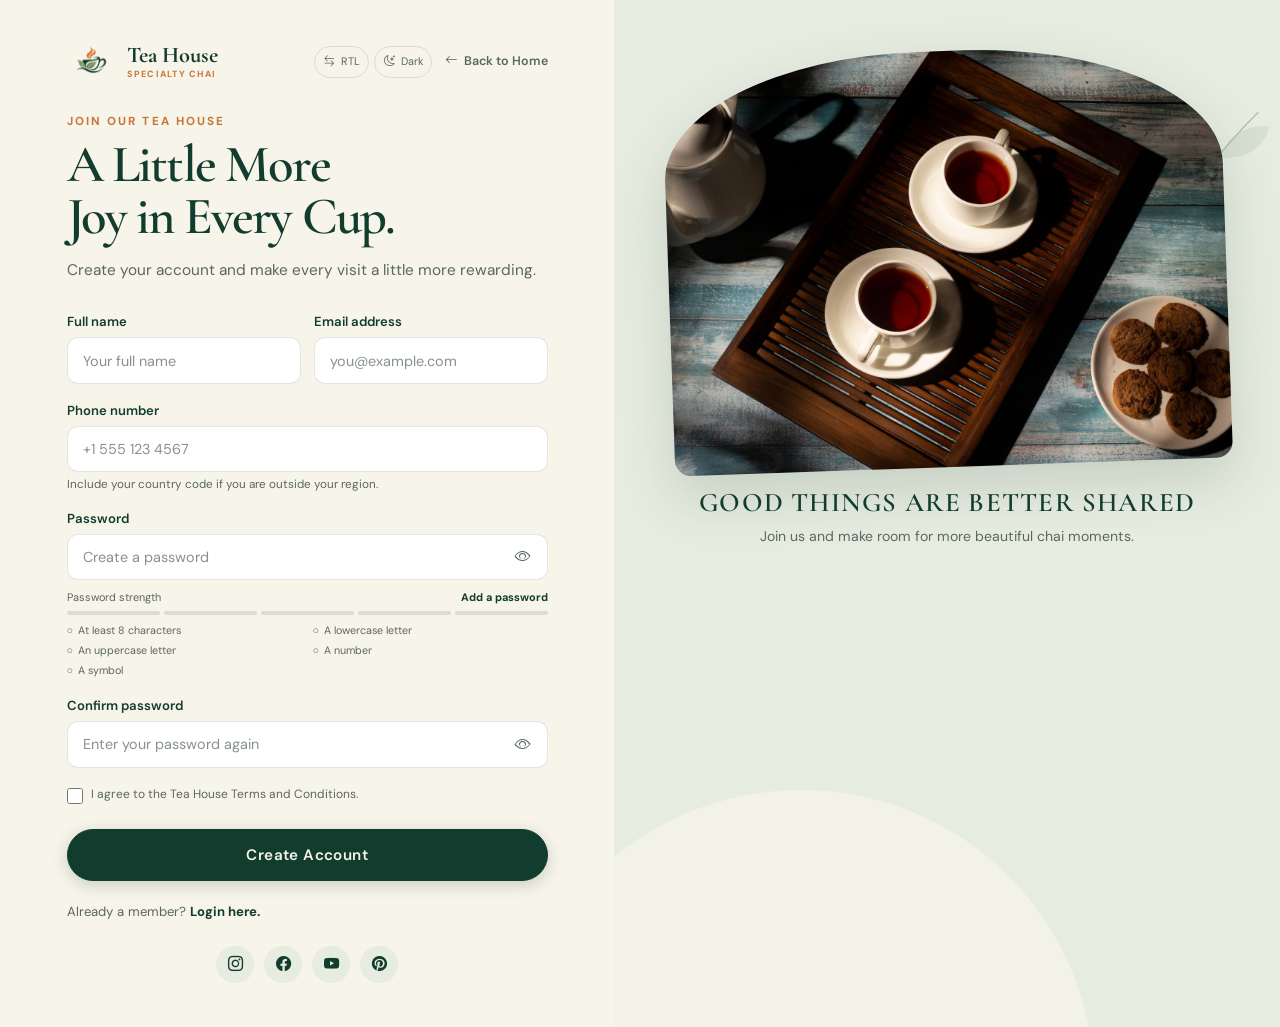
<file: signup.html>
<!DOCTYPE html>
<html lang="en" dir="ltr" data-theme="light">
<head>
  <meta charset="UTF-8">
  <meta name="viewport" content="width=device-width, initial-scale=1.0">
  <meta name="description" content="Create a Tea House account and make every visit a little more rewarding.">
  <link rel="icon" type="image/png" href="assets/images/logo/logo.png">
  <title>Sign Up | Tea House &amp; Specialty Chai</title>

  <link rel="preconnect" href="https://fonts.googleapis.com">
  <link rel="preconnect" href="https://fonts.gstatic.com" crossorigin>
  <link href="https://fonts.googleapis.com/css2?family=Caveat:wght@600&family=Cormorant+Garamond:ital,wght@0,500;0,600;0,700;1,400;1,600&family=DM+Sans:ital,wght@0,400;0,500;0,600;0,700;1,400&family=Manrope:wght@600;700;800;900&display=swap" rel="stylesheet">
  <link href="https://cdn.jsdelivr.net/npm/bootstrap@5.3.3/dist/css/bootstrap.min.css" rel="stylesheet">
  <link rel="stylesheet" href="https://cdn.jsdelivr.net/npm/bootstrap-icons@1.11.3/font/bootstrap-icons.min.css">

  <link rel="stylesheet" href="assets/css/style.css">
  <link rel="stylesheet" href="assets/css/pages/auth.css">
</head>
<body data-current-page="signup">
  <main class="auth-main auth-main--signup" id="mainContent">
    <section class="auth-form-panel" aria-labelledby="signupHeading">
      <div class="auth-form-topbar">
        <a class="auth-brand" href="index.html" aria-label="Tea House home">
          <img src="assets/images/logo/logo.png" alt="">
          <span class="auth-brand-copy">
            <span class="auth-brand-name">Tea House</span>
            <span class="auth-brand-tagline">SPECIALTY CHAI</span>
          </span>
        </a>
        <div class="auth-header-actions">
          <div class="auth-utility-actions">
            <button type="button" class="auth-utility-btn" id="rtlToggleBtn" aria-label="Switch to RTL layout" title="Switch to RTL layout">
              <i class="bi bi-arrow-left-right" aria-hidden="true"></i>
              <span id="rtlToggleText">RTL</span>
            </button>
            <button type="button" class="auth-utility-btn" id="themeToggleBtn" aria-label="Toggle dark mode" title="Toggle dark mode">
              <i class="bi bi-moon-stars" aria-hidden="true"></i>
              <span id="themeToggleText">Dark</span>
            </button>
          </div>
          <a class="auth-back-link" href="index.html"><i class="bi bi-arrow-left" aria-hidden="true"></i> Back to Home</a>
        </div>
      </div>

      <div class="auth-form-content">
        <p class="auth-eyebrow">JOIN OUR TEA HOUSE</p>
        <h1 class="auth-heading" id="signupHeading">A Little More Joy in Every Cup.</h1>
        <p class="auth-intro">Create your account and make every visit a little more rewarding.</p>

        <form class="auth-form auth-form--signup" id="signupForm" novalidate>
          <div class="auth-fields-row">
            <div class="auth-field">
              <label class="auth-label" for="signupName">Full name</label>
              <input class="auth-input" id="signupName" name="name" type="text" autocomplete="name" placeholder="Your full name" required aria-describedby="signupNameError">
              <span class="auth-error" id="signupNameError"></span>
            </div>

            <div class="auth-field">
              <label class="auth-label" for="signupEmail">Email address</label>
              <input class="auth-input" id="signupEmail" name="email" type="email" autocomplete="email" placeholder="you@example.com" required aria-describedby="signupEmailError">
              <span class="auth-error" id="signupEmailError"></span>
            </div>
          </div>

          <div class="auth-field">
            <label class="auth-label" for="signupPhone">Phone number</label>
            <input class="auth-input" id="signupPhone" name="phone" type="tel" autocomplete="tel" inputmode="tel" placeholder="+1 555 123 4567" required aria-describedby="signupPhoneHint signupPhoneError">
            <span class="auth-field-hint" id="signupPhoneHint">Include your country code if you are outside your region.</span>
            <span class="auth-error" id="signupPhoneError"></span>
          </div>

          <div class="auth-field">
            <label class="auth-label" for="signupPassword">Password</label>
            <div class="auth-input-wrap">
              <input class="auth-input" id="signupPassword" name="password" type="password" autocomplete="new-password" placeholder="Create a password" required aria-describedby="passwordGuidance passwordStrengthLabel signupPasswordError">
              <button class="auth-password-toggle" type="button" data-password-toggle="signupPassword" aria-label="Show password" aria-pressed="false">
                <i class="bi bi-eye" aria-hidden="true"></i>
              </button>
            </div>
            <div class="auth-password-guidance" id="passwordGuidance">
              <div class="auth-strength-head">
                <span>Password strength</span>
                <span id="passwordStrengthLabel">Add a password</span>
              </div>
              <div class="auth-strength-meter" id="passwordStrengthMeter" role="meter" aria-label="Password strength" aria-valuemin="0" aria-valuemax="5" aria-valuenow="0">
                <span></span><span></span><span></span><span></span><span></span>
              </div>
              <ul class="auth-password-requirements">
                <li data-password-rule="length">At least 8 characters</li>
                <li data-password-rule="lowercase">A lowercase letter</li>
                <li data-password-rule="uppercase">An uppercase letter</li>
                <li data-password-rule="number">A number</li>
                <li data-password-rule="symbol">A symbol</li>
              </ul>
            </div>
            <span class="auth-error" id="signupPasswordError"></span>
          </div>

          <div class="auth-field">
            <label class="auth-label" for="signupConfirmPassword">Confirm password</label>
            <div class="auth-input-wrap">
              <input class="auth-input" id="signupConfirmPassword" name="confirmPassword" type="password" autocomplete="new-password" placeholder="Enter your password again" required aria-describedby="signupConfirmPasswordError">
              <button class="auth-password-toggle" type="button" data-password-toggle="signupConfirmPassword" aria-label="Show confirm password" aria-pressed="false">
                <i class="bi bi-eye" aria-hidden="true"></i>
              </button>
            </div>
            <span class="auth-error" id="signupConfirmPasswordError"></span>
          </div>

          <div class="auth-field auth-terms-field">
            <label class="auth-checkbox-label" for="acceptTerms">
              <input id="acceptTerms" name="terms" type="checkbox" required aria-describedby="signupTermsError">
              <span>I agree to the Tea House Terms and Conditions.</span>
            </label>
            <span class="auth-error" id="signupTermsError"></span>
          </div>

          <p class="auth-status" id="signupStatus" role="status" aria-live="polite" hidden></p>
          <button class="auth-submit btn-forest" type="submit">Create Account</button>
        </form>

        <p class="auth-switch">Already a member? <a href="login.html">Login here.</a></p>
      </div>

      <nav class="auth-socials" aria-label="Tea House social media">
        <a class="auth-social-link" href="https://instagram.com" target="_blank" rel="noopener noreferrer" aria-label="Instagram"><i class="bi bi-instagram" aria-hidden="true"></i></a>
        <a class="auth-social-link" href="https://facebook.com" target="_blank" rel="noopener noreferrer" aria-label="Facebook"><i class="bi bi-facebook" aria-hidden="true"></i></a>
        <a class="auth-social-link" href="https://youtube.com" target="_blank" rel="noopener noreferrer" aria-label="YouTube"><i class="bi bi-youtube" aria-hidden="true"></i></a>
        <a class="auth-social-link" href="https://pinterest.com" target="_blank" rel="noopener noreferrer" aria-label="Pinterest"><i class="bi bi-pinterest" aria-hidden="true"></i></a>
      </nav>
    </section>

    <aside class="auth-visual auth-visual--signup" aria-label="Tea shared with a friend">
      <div class="auth-visual-shape" aria-hidden="true"></div>
      <svg class="auth-botanical auth-botanical--signup" viewBox="0 0 180 260" fill="none" aria-hidden="true">
        <path d="M25 242C85 188 92 116 144 25" stroke="currentColor" stroke-width="1.5" stroke-linecap="round"/>
        <path d="M57 202C27 200 13 182 12 158C38 160 55 174 57 202Z" fill="currentColor" fill-opacity=".26"/>
        <path d="M78 164C109 160 124 142 127 119C101 121 84 136 78 164Z" fill="currentColor" fill-opacity=".26"/>
        <path d="M98 123C68 120 54 101 53 78C79 81 95 96 98 123Z" fill="currentColor" fill-opacity=".26"/>
        <path d="M118 83C147 77 161 59 160 36C135 41 120 57 118 83Z" fill="currentColor" fill-opacity=".26"/>
      </svg>
      <span class="auth-terracotta-dot auth-terracotta-dot--signup" aria-hidden="true"></span>
      <div class="auth-photo-frame auth-photo-frame--signup">
        <img src="assets/images/auth/signup-hero.jpg" alt="Two cups of tea and biscuits arranged on a wooden serving tray" fetchpriority="high">
      </div>
      <div class="auth-visual-copy">
        <p class="auth-visual-heading">GOOD THINGS ARE BETTER SHARED</p>
        <p class="auth-visual-description">Join us and make room for more beautiful chai moments.</p>
      </div>
    </aside>
  </main>

  <script src="assets/js/theme.js"></script>
  <script src="assets/js/language.js"></script>
  <script src="assets/js/pages/signup.js"></script>
</body>
</html>
</file>
<file: assets/css/navbar.css>
/* ==========================================================================
   TEA HOUSE & SPECIALTY CHAI - NAVBAR COMPONENT STYLING
   ========================================================================== */

:root {
  --nav-bg-top: #EFECE1;
  --nav-bg-main: #F7F4EA;
  --nav-text: #123D2E;
  --nav-text-muted: #586B60;
  --nav-accent: #C87538;
  --nav-border: rgba(18, 61, 46, 0.1);
  --nav-shadow: 0 4px 20px rgba(18, 61, 46, 0.06);
}

[data-theme="dark"] {
  --nav-bg-top: #0D261C;
  --nav-bg-main: #123326;
  --nav-text: #F7F4EA;
  --nav-text-muted: #A4B8AC;
  --nav-accent: #DE8E54;
  --nav-border: rgba(247, 244, 234, 0.12);
  --nav-shadow: 0 4px 24px rgba(0, 0, 0, 0.4);
}

/* Header Container */
.site-header {
  position: sticky;
  top: 0;
  left: 0;
  width: 100%;
  z-index: 1050;
  background-color: var(--nav-bg-main);
  box-shadow: var(--nav-shadow);
  transition: all 0.3s ease;
}

/* 1. Top Information Bar */
.top-info-bar {
  background-color: var(--nav-bg-top);
  border-bottom: 1px solid var(--nav-border);
  font-size: 0.82rem;
  color: var(--nav-text-muted);
  padding: 0.45rem 0;
  transition: background-color 0.3s ease, border-color 0.3s ease;
}

.top-info-bar .container {
  display: flex;
  align-items: center;
  justify-content: space-between;
  flex-wrap: wrap;
  gap: 0.5rem;
}

.top-info-left,
.top-info-right {
  display: flex;
  align-items: center;
  gap: 1.25rem;
  margin: 0;
  padding: 0;
  list-style: none;
}

.top-info-item {
  display: inline-flex;
  align-items: center;
  gap: 0.4rem;
}

.top-info-item svg {
  width: 14px;
  height: 14px;
  fill: currentColor;
  opacity: 0.85;
}

.top-info-item .brand-badge {
  font-weight: 700;
  color: var(--nav-text);
  letter-spacing: 0.5px;
}

.top-info-item .tagline-quote {
  font-style: italic;
  font-family: 'Cormorant Garamond', serif;
  font-size: 0.95rem;
  color: var(--nav-accent);
}

.social-links-top {
  display: flex;
  align-items: center;
  gap: 0.75rem;
}

.social-links-top a {
  color: var(--nav-text-muted);
  display: inline-flex;
  align-items: center;
  justify-content: center;
  width: 24px;
  height: 24px;
  border-radius: 50%;
  transition: all 0.25s ease;
}

.social-links-top a:hover {
  color: var(--nav-accent);
  background-color: rgba(200, 117, 56, 0.12);
  transform: translateY(-1px);
}

/* 2. Main Navigation Bar */
.main-navbar {
  padding: 0.85rem 0;
  transition: padding 0.3s ease, background-color 0.3s ease;
}

.site-header.scrolled .main-navbar {
  padding: 0.55rem 0;
}

.navbar-inner {
  display: flex;
  align-items: center;
  justify-content: space-between;
}

/* Brand Logo */
.navbar-brand-custom {
  display: flex;
  align-items: center;
  gap: 0.65rem;
  text-decoration: none;
}

.brand-logo-image {
  width: 48px;
  height: 32px;
  padding: 2px;
  flex: 0 0 auto;
  border-radius: 3px;
  background-color: #F7F4EA;
  object-fit: contain;
}

.brand-text-block {
  display: flex;
  flex-direction: column;
  min-width: 0;
}

.brand-name {
  font-family: 'Cormorant Garamond', serif;
  font-weight: 700;
  font-size: 1.35rem;
  letter-spacing: 0.01em;
  color: var(--nav-text);
  line-height: 0.95;
  white-space: nowrap;
}

.brand-sub {
  font-family: 'DM Sans', sans-serif;
  font-weight: 600;
  font-size: 0.58rem;
  letter-spacing: 0.12em;
  color: var(--nav-accent);
  line-height: 1.3;
  text-transform: uppercase;
  white-space: nowrap;
}

/* Nav Menu Links */
.navbar-nav-links {
  display: flex;
  align-items: center;
  gap: 1.75rem;
  list-style: none;
  margin: 0;
  padding: 0;
}

.nav-link-custom {
  position: relative;
  font-family: 'DM Sans', sans-serif;
  font-size: 0.95rem;
  font-weight: 600;
  color: var(--nav-text);
  text-decoration: none;
  padding: 0.4rem 0.2rem;
  transition: color 0.25s ease;
  letter-spacing: 0.2px;
}

.nav-link-custom::after {
  content: '';
  position: absolute;
  bottom: 0;
  left: 0;
  width: 0%;
  height: 2px;
  background-color: var(--nav-accent);
  transition: width 0.3s cubic-bezier(0.4, 0, 0.2, 1);
  border-radius: 2px;
}

.nav-link-custom:hover,
.nav-link-custom.active {
  color: var(--nav-accent);
}

.nav-link-custom:hover::after,
.nav-link-custom.active::after {
  width: 100%;
}

/* Right Controls (RTL, Theme, Profile) */
.navbar-actions {
  display: flex;
  align-items: center;
  gap: 0.85rem;
}

/* Toggle Buttons */
.nav-action-btn {
  background: transparent;
  border: 1px solid var(--nav-border);
  color: var(--nav-text);
  font-family: 'DM Sans', sans-serif;
  font-size: 0.82rem;
  font-weight: 600;
  padding: 0.38rem 0.75rem;
  border-radius: 30px;
  display: inline-flex;
  align-items: center;
  gap: 0.4rem;
  cursor: pointer;
  transition: all 0.25s ease;
}

.nav-action-btn:hover {
  background-color: rgba(200, 117, 56, 0.1);
  border-color: var(--nav-accent);
  color: var(--nav-accent);
}

.nav-action-btn svg {
  width: 15px;
  height: 15px;
  fill: none;
  stroke: currentColor;
}

/* Profile Dropdown */
.profile-dropdown-wrapper {
  position: relative;
}

.profile-trigger-btn {
  background: transparent;
  border: 1px solid var(--nav-border);
  color: var(--nav-text);
  width: 38px;
  height: 38px;
  border-radius: 50%;
  display: inline-flex;
  align-items: center;
  justify-content: center;
  cursor: pointer;
  transition: all 0.25s ease;
}

.profile-trigger-btn:hover,
.profile-trigger-btn[aria-expanded="true"] {
  background-color: var(--nav-accent);
  border-color: var(--nav-accent);
  color: #FFFFFF;
}

.profile-trigger-btn svg {
  width: 18px;
  height: 18px;
  fill: currentColor;
}

.profile-menu {
  position: absolute;
  top: calc(100% + 10px);
  right: 0;
  min-width: 190px;
  background-color: var(--nav-bg-main);
  border: 1px solid var(--nav-border);
  border-radius: 12px;
  box-shadow: 0 10px 30px rgba(0, 0, 0, 0.12);
  padding: 0.5rem 0;
  list-style: none;
  margin: 0;
  opacity: 0;
  visibility: hidden;
  transform: translateY(8px);
  transition: all 0.25s ease;
  z-index: 1100;
}

.profile-menu.show {
  opacity: 1;
  visibility: visible;
  transform: translateY(0);
}

.profile-menu li a {
  display: flex;
  align-items: center;
  gap: 0.6rem;
  padding: 0.55rem 1.2rem;
  color: var(--nav-text);
  font-family: 'DM Sans', sans-serif;
  font-size: 0.9rem;
  font-weight: 500;
  text-decoration: none;
  transition: background-color 0.2s ease, color 0.2s ease;
}

.profile-menu li a:hover {
  background-color: rgba(200, 117, 56, 0.12);
  color: var(--nav-accent);
}

.profile-menu-divider {
  height: 1px;
  background-color: var(--nav-border);
  margin: 0.35rem 0;
}

/* Mobile Hamburger Toggle */
.mobile-nav-toggle {
  display: none;
  background: transparent;
  border: 1px solid var(--nav-border);
  color: var(--nav-text);
  cursor: pointer;
  padding: 0;
  width: 40px;
  height: 40px;
  flex: 0 0 40px;
  position: relative;
  z-index: 1060;
  border-radius: 50%;
}

.hamburger-line {
  display: block;
  width: 24px;
  height: 2px;
  flex: 0 0 2px;
  background-color: currentColor;
  margin: 3px auto;
  border-radius: 2px;
  transition: transform 0.3s ease, opacity 0.3s ease;
}

.mobile-nav-toggle.active .hamburger-line:nth-child(1) {
  transform: translateY(7.2px) rotate(45deg);
}

.mobile-nav-toggle.active .hamburger-line:nth-child(2) {
  opacity: 0;
}

.mobile-nav-toggle.active .hamburger-line:nth-child(3) {
  transform: translateY(-7.2px) rotate(-45deg);
}

/* Mobile Drawer Overlay */
.mobile-drawer-backdrop {
  position: fixed;
  inset: 0;
  background-color: rgba(18, 61, 46, 0.5);
  backdrop-filter: blur(4px);
  opacity: 0;
  visibility: hidden;
  transition: opacity 0.3s ease, visibility 0.3s ease;
  z-index: 1040;
}

.mobile-drawer-backdrop.active {
  opacity: 1;
  visibility: visible;
}

/* Mobile Navigation Container */
.mobile-navigation-drawer {
  position: fixed;
  top: 0;
  right: -320px;
  width: 300px;
  max-width: 85vw;
  height: 100vh;
  background-color: var(--nav-bg-main);
  box-shadow: -5px 0 30px rgba(0, 0, 0, 0.2);
  padding: 2rem 1.5rem;
  display: flex;
  flex-direction: column;
  justify-content: space-between;
  overflow-y: auto;
  transition: right 0.35s cubic-bezier(0.4, 0, 0.2, 1);
  z-index: 1065;
}

.mobile-navigation-drawer.active {
  right: 0;
}

/* RTL Adjustments for Navbar */
[dir="rtl"] .top-info-left,
[dir="rtl"] .top-info-right {
  flex-direction: row-reverse;
}

[dir="rtl"] .profile-menu {
  right: auto;
  left: 0;
}

[dir="rtl"] .mobile-navigation-drawer {
  right: auto;
  left: -320px;
  box-shadow: 5px 0 30px rgba(0, 0, 0, 0.2);
  transition: left 0.35s cubic-bezier(0.4, 0, 0.2, 1);
}

[dir="rtl"] .mobile-navigation-drawer.active {
  left: 0;
  right: auto;
}

/* Mobile Specific Breakpoints */
@media (max-width: 1199.98px) {
  .top-info-bar .tagline-quote,
  .top-info-bar .top-address {
    display: none;
  }

  .navbar-nav-links {
    display: none;
  }

  .mobile-nav-toggle {
    display: flex;
    flex-direction: column;
    justify-content: center;
    align-items: center;
  }
}

@media (max-width: 575.98px) {
  .top-info-bar {
    font-size: 0.75rem;
  }

  .top-hours {
    display: none;
  }

  .brand-logo-image {
    width: 40px;
    height: 27px;
  }

  .brand-name {
    font-size: 1.05rem;
  }

  .brand-sub {
    font-size: 0.5rem;
    letter-spacing: 0.1em;
  }

  .navbar-actions {
    gap: 0.35rem;
  }

  .nav-action-btn span {
    display: none;
  }

  .nav-action-btn {
    padding: 0.38rem;
    border-radius: 50%;
    width: 34px;
    height: 34px;
    justify-content: center;
  }

  .profile-trigger-btn {
    width: 34px;
    height: 34px;
  }

  .mobile-nav-toggle {
    width: 36px;
    height: 36px;
    flex-basis: 36px;
  }

  .hamburger-line {
    width: 20px;
  }
}
</file>
<file: assets/css/footer.css>
/* Footer palette follows the shared tea-house theme. */
:root {
  --footer-bg: #123D2E;
  --footer-text: #F7F4EA;
  --footer-text-muted: #C4CEC5;
  --footer-accent: #C87538;
  --footer-border: rgba(247, 244, 234, 0.18);
}

[data-theme="dark"] {
  --footer-bg: #0A1F17;
  --footer-text: #F7F4EA;
  --footer-text-muted: #B5C2B8;
  --footer-accent: #DE8E54;
  --footer-border: rgba(247, 244, 234, 0.16);
}

.site-footer {
  margin-top: 3rem;
  background: var(--footer-bg);
  color: var(--footer-text);
}

.site-footer__inner {
  width: calc(100% - 3rem);
  max-width: 1240px;
  margin-inline: auto;
  padding-block: 3.75rem 1.5rem;
}

.site-footer__columns {
  display: grid;
  grid-template-columns: repeat(4, minmax(0, 1fr));
  gap: clamp(1.5rem, 3vw, 3rem);
}

.site-footer__column {
  min-width: 0;
}

.site-footer__brand-link {
  display: inline-flex;
  align-items: center;
  gap: 0.75rem;
  color: var(--footer-text);
  text-decoration: none;
}

.site-footer__logo {
  width: 3.25rem;
  height: 2.2rem;
  padding: 2px;
  flex: 0 0 auto;
  border-radius: 3px;
  background-color: #F7F4EA;
  object-fit: contain;
}

.site-footer__brand-copy {
  display: flex;
  flex-direction: column;
}

.site-footer__brand-name {
  font-family: var(--font-serif);
  font-size: 1.55rem;
  font-weight: 700;
  line-height: 0.95;
}

.site-footer__tagline {
  margin: 0.2rem 0 0;
  color: var(--footer-accent);
  font-family: var(--font-sans);
  font-size: 0.62rem;
  font-weight: 600;
  letter-spacing: 0.13em;
  line-height: 1.3;
  text-transform: uppercase;
}

.site-footer__description,
.site-footer__newsletter-copy p {
  max-width: 34rem;
  margin: 0;
  color: var(--footer-text-muted);
  font-size: 0.9rem;
  line-height: 1.7;
}

.site-footer__socials {
  display: flex;
  flex-wrap: wrap;
  gap: 0.65rem;
  margin-top: 1.25rem;
}

.site-footer__social-link {
  display: inline-flex;
  width: 2.4rem;
  height: 2.4rem;
  align-items: center;
  justify-content: center;
  border: 1px solid var(--footer-border);
  border-radius: 50%;
  color: var(--footer-text);
  transition: color 180ms ease, background-color 180ms ease, border-color 180ms ease, transform 180ms ease;
}

.site-footer__social-link:hover {
  transform: translateY(-2px);
  border-color: var(--footer-accent);
  background-color: var(--footer-accent);
  color: #FFFFFF;
}

.site-footer__social-link svg {
  width: 1rem;
  height: 1rem;
  fill: currentColor;
}

.site-footer__heading {
  margin: 0 0 1.1rem;
  color: var(--footer-text);
  font-family: var(--font-serif);
  font-size: 1.45rem;
  font-weight: 600;
}

.site-footer__link-list,
.site-footer__contact-list {
  display: grid;
  gap: 0.65rem;
  margin: 0;
  padding: 0;
  list-style: none;
}

.site-footer__text-link,
.site-footer__contact-value,
.site-footer__directions {
  color: var(--footer-text-muted);
  font-size: 0.9rem;
  line-height: 1.5;
  text-decoration: none;
  overflow-wrap: anywhere;
}

.site-footer__text-link {
  display: inline-block;
  transition: color 180ms ease, transform 180ms ease;
}

.site-footer__text-link:hover,
.site-footer__text-link.active,
.site-footer__contact-value[href]:hover,
.site-footer__directions:hover {
  color: var(--footer-text);
}

.site-footer__text-link:hover {
  transform: translateX(2px);
}

[dir="rtl"] .site-footer__text-link:hover {
  transform: translateX(-2px);
}

.site-footer__contact-list li {
  display: grid;
  gap: 0.15rem;
}

.site-footer__contact-label {
  color: var(--footer-text);
  font-size: 0.78rem;
  font-weight: 700;
  letter-spacing: 0.04em;
}

.site-footer__contact-value {
  display: block;
}

.site-footer__note {
  display: block;
  margin-top: 0.1rem;
  color: var(--footer-accent);
  font-size: 0.75rem;
}

.site-footer__directions {
  display: inline-block;
  margin-top: 0.8rem;
  color: var(--footer-accent);
  text-decoration: underline;
  text-underline-offset: 0.2em;
}

.site-footer__newsletter {
  display: grid;
  grid-template-columns: minmax(0, 1fr) minmax(18rem, 0.9fr);
  align-items: center;
  gap: 2rem;
  margin-top: 3rem;
  padding-block: 1.75rem;
  border-top: 1px solid var(--footer-border);
  border-bottom: 1px solid var(--footer-border);
}

.site-footer__newsletter .site-footer__heading {
  margin-bottom: 0.45rem;
}

.site-footer__newsletter-form {
  display: grid;
  grid-template-columns: minmax(0, 1fr) auto;
  align-items: start;
  gap: 0.65rem;
}

.site-footer__newsletter-form input {
  width: 100%;
  min-width: 0;
  min-height: 2.9rem;
  padding: 0.7rem 1rem;
  border: 1px solid var(--footer-border);
  border-radius: 999px;
  outline: none;
  background: rgba(247, 244, 234, 0.08);
  color: var(--footer-text);
  font: inherit;
}

.site-footer__newsletter-form input::placeholder {
  color: var(--footer-text-muted);
  opacity: 0.85;
}

.site-footer__newsletter-form input:focus-visible {
  border-color: var(--footer-accent);
  box-shadow: 0 0 0 3px rgba(200, 117, 56, 0.28);
}

.site-footer__newsletter-form button {
  min-height: 2.9rem;
  padding: 0.65rem 1.2rem;
  border: 1px solid var(--footer-accent);
  border-radius: 999px;
  background: var(--footer-accent);
  color: #FFFFFF;
  font: inherit;
  font-weight: 700;
  cursor: pointer;
  transition: background-color 180ms ease, transform 180ms ease;
}

.site-footer__newsletter-form button:hover {
  transform: translateY(-1px);
  background: var(--color-accent-terracotta-dark, #B05F25);
}

.site-footer__newsletter-form button:focus-visible,
.site-footer__social-link:focus-visible,
.site-footer__text-link:focus-visible,
.site-footer__contact-value[href]:focus-visible,
.site-footer__directions:focus-visible {
  outline: 2px solid var(--footer-text);
  outline-offset: 3px;
}

.site-footer__newsletter-message {
  grid-column: 1 / -1;
  min-height: 1.25em;
  margin: 0;
  color: var(--footer-text-muted);
  font-size: 0.8rem;
}

.site-footer__bottom {
  display: flex;
  align-items: center;
  justify-content: space-between;
  gap: 1rem 2rem;
  padding-top: 1.25rem;
  color: var(--footer-text-muted);
  font-size: 0.8rem;
}

.site-footer__copyright {
  margin: 0;
}

.site-footer__legal {
  display: flex;
  flex-wrap: wrap;
  gap: 0.5rem 1.25rem;
}

.site-footer__legal span {
  color: var(--footer-text-muted);
}

.site-footer__visually-hidden {
  position: absolute;
  width: 1px;
  height: 1px;
  padding: 0;
  margin: -1px;
  overflow: hidden;
  clip: rect(0, 0, 0, 0);
  white-space: nowrap;
  border: 0;
}

@media (max-width: 991.98px) {
  .site-footer__columns {
    grid-template-columns: repeat(2, minmax(0, 1fr));
    gap: 2.5rem 2rem;
  }
}

@media (max-width: 575.98px) {
  .site-footer__inner {
    width: calc(100% - 2rem);
    padding-block: 2.75rem 1.25rem;
  }

  .site-footer__columns {
    grid-template-columns: minmax(0, 1fr);
    gap: 2rem;
  }

  .site-footer__newsletter {
    grid-template-columns: minmax(0, 1fr);
    gap: 1.25rem;
    margin-top: 2.25rem;
  }

  .site-footer__newsletter-form {
    grid-template-columns: minmax(0, 1fr);
  }

  .site-footer__newsletter-form button {
    width: 100%;
  }

  .site-footer__bottom {
    align-items: flex-start;
    flex-direction: column;
    gap: 0.65rem;
  }
}
</file>
<file: assets/css/style.css>
/* ==========================================================================
   TEA HOUSE & SPECIALTY CHAI - MASTER STYLE (style.css)
   Clean, Modular, Editorial Magazine Aesthetic inspired by Reference Design
   Global Design Tokens, Base Resets, Shared UI Elements, Modals & RTL
   ========================================================================== */

/* --------------------------------------------------------------------------
   1. COLOR PALETTE & DESIGN TOKENS
   -------------------------------------------------------------------------- */
:root {
  --color-bg-primary: #F7F4EA;        /* Warm ivory / off-white */
  --color-bg-secondary: #EAE6D9;      /* Light beige */
  --color-text-primary: #123D2E;      /* Deep forest green */
  --color-text-muted: #5A6860;        /* Muted dark grey */
  --color-green-sage: #A7B397;        /* Sage green */
  --color-green-sage-light: #E7ECE0;  /* Very light sage */
  --color-green-sage-alpha: rgba(167, 179, 151, 0.42);
  --color-accent-terracotta: #C87538; /* Terracotta / warm orange */
  --color-accent-terracotta-dark: #B05F25;
  --color-footer-bg: #123D2E;         /* Deep forest green */
  --color-white: #FFFFFF;
  --color-border: rgba(18, 61, 46, 0.12);
  --font-serif: 'Cormorant Garamond', Georgia, serif;
  --font-sans: 'DM Sans', -apple-system, BlinkMacSystemFont, sans-serif;
  --font-display: 'Manrope', -apple-system, BlinkMacSystemFont, sans-serif;
  --font-script: 'Caveat', cursive, serif;
}

[data-theme="dark"] {
  --color-bg-primary: #0D261C;
  --color-bg-secondary: #133327;
  --color-text-primary: #F7F4EA;
  --color-text-muted: #A4B8AC;
  --color-green-sage: #8EA181;
  --color-green-sage-light: #1A3A2D;
  --color-green-sage-alpha: rgba(142, 161, 129, 0.28);
  --color-accent-terracotta: #DE8E54;
  --color-accent-terracotta-dark: #C6763D;
  --color-footer-bg: #091D15;
  --color-white: #173B2D;
  --color-border: rgba(247, 244, 234, 0.14);
}

/* --------------------------------------------------------------------------
   2. GLOBAL RESETS & BASE STYLES
   -------------------------------------------------------------------------- */
*, *::before, *::after {
  box-sizing: border-box;
}

html {
  scroll-behavior: smooth;
  font-size: 16px;
}

body {
  margin: 0;
  padding: 0;
  background-color: var(--color-bg-primary);
  color: var(--color-text-primary);
  font-family: var(--font-sans);
  font-weight: 400;
  line-height: 1.6;
  overflow-x: hidden;
  transition: background-color 0.35s ease, color 0.35s ease;
  position: relative;
}

/* Typography Defaults */
h1, h2, h3, h4, h5, h6 {
  color: var(--color-text-primary);
  line-height: 1.15;
  margin-top: 0;
}

p {
  color: var(--color-text-muted);
  margin-bottom: 1.25rem;
}

a {
  color: inherit;
  text-decoration: none;
  transition: all 0.25s ease;
}

img {
  max-width: 100%;
  height: auto;
  display: block;
}

/* Container Tuning */
.container-editorial {
  width: 100%;
  max-width: 1240px;
  margin-left: auto;
  margin-right: auto;
  padding-left: 1.5rem;
  padding-right: 1.5rem;
}

/* --------------------------------------------------------------------------
   3. REUSABLE UI ELEMENTS & BUTTONS
   -------------------------------------------------------------------------- */
/* Terracotta Pill Button */
.btn-terracotta {
  display: inline-flex;
  align-items: center;
  gap: 0.6rem;
  background-color: var(--color-accent-terracotta);
  color: #FFFFFF !important;
  font-family: var(--font-sans);
  font-weight: 600;
  font-size: 0.95rem;
  letter-spacing: 0.4px;
  padding: 0.75rem 1.75rem;
  border-radius: 50px;
  border: 1px solid var(--color-accent-terracotta);
  box-shadow: 0 4px 15px rgba(200, 117, 56, 0.25);
  cursor: pointer;
  transition: all 0.3s cubic-bezier(0.4, 0, 0.2, 1);
  text-decoration: none;
}

.btn-terracotta:hover {
  background-color: var(--color-accent-terracotta-dark);
  border-color: var(--color-accent-terracotta-dark);
  transform: translateY(-2px);
  box-shadow: 0 8px 22px rgba(200, 117, 56, 0.35);
  color: #FFFFFF !important;
}

.btn-terracotta svg {
  transition: transform 0.25s ease;
}

.btn-terracotta:hover svg {
  transform: translateX(4px);
}

[dir="rtl"] .btn-terracotta:hover svg {
  transform: translateX(-4px);
}

/* Deep Forest Green Pill Button */
.btn-forest {
  display: inline-flex;
  align-items: center;
  gap: 0.6rem;
  background-color: var(--color-text-primary);
  color: var(--color-bg-primary) !important;
  font-family: var(--font-sans);
  font-weight: 600;
  font-size: 0.95rem;
  letter-spacing: 0.4px;
  padding: 0.75rem 1.75rem;
  border-radius: 50px;
  border: 1px solid var(--color-text-primary);
  box-shadow: 0 4px 15px rgba(18, 61, 46, 0.2);
  cursor: pointer;
  transition: all 0.3s cubic-bezier(0.4, 0, 0.2, 1);
  text-decoration: none;
}

.btn-forest:hover {
  background-color: #0b261d;
  transform: translateY(-2px);
  box-shadow: 0 8px 22px rgba(18, 61, 46, 0.32);
  color: #FFFFFF !important;
}

[data-theme="dark"] .btn-forest {
  background-color: #1a4d3b;
  border-color: #24644e;
  color: #F7F4EA !important;
}

[data-theme="dark"] .btn-forest:hover {
  background-color: #24644e;
}

.btn-forest svg {
  transition: transform 0.25s ease;
}

.btn-forest:hover svg {
  transform: translateX(4px);
}

[dir="rtl"] .btn-forest:hover svg {
  transform: translateX(-4px);
}

/* Small Editorial Labels */
.editorial-category-label {
  font-family: var(--font-sans);
  font-size: 0.8rem;
  font-weight: 700;
  letter-spacing: 3px;
  text-transform: uppercase;
  color: var(--color-text-muted);
  display: block;
  margin-bottom: 0.75rem;
}

/* Vertical Side Label */
.editorial-vertical-tag {
  writing-mode: vertical-rl;
  text-orientation: mixed;
  transform: rotate(180deg);
  font-family: var(--font-sans);
  font-size: 0.72rem;
  font-weight: 700;
  letter-spacing: 3.5px;
  text-transform: uppercase;
  color: var(--color-text-muted);
  display: flex;
  align-items: center;
  gap: 1rem;
}

.editorial-vertical-tag::after {
  content: '';
  display: block;
  width: 1px;
  height: 40px;
  background-color: var(--color-text-muted);
  opacity: 0.5;
}

/* --------------------------------------------------------------------------
   4. MODALS (LOGIN, SIGNUP, CHAI BUILDER)
   -------------------------------------------------------------------------- */
.modal-content-custom {
  background-color: var(--color-bg-primary);
  border: 1px solid var(--color-border);
  border-radius: 20px;
  color: var(--color-text-primary);
  box-shadow: 0 20px 50px rgba(0, 0, 0, 0.25);
  padding: 1.5rem;
}

.modal-header-custom {
  border-bottom: 1px solid var(--color-border);
  padding-bottom: 1rem;
}

.modal-header-custom .modal-title {
  font-family: var(--font-serif);
  font-size: 1.8rem;
  font-weight: 600;
  color: var(--color-text-primary);
}

.form-control-custom {
  background-color: var(--color-white);
  border: 1px solid var(--color-border);
  color: var(--color-text-primary);
  border-radius: 10px;
  padding: 0.75rem 1rem;
  font-family: var(--font-sans);
}

.form-control-custom:focus {
  background-color: var(--color-white);
  border-color: var(--color-accent-terracotta);
  color: var(--color-text-primary);
  box-shadow: 0 0 0 3px rgba(200, 117, 56, 0.2);
}

/* --------------------------------------------------------------------------
   5. RTL DIRECTION SPECIFIC STYLES
   -------------------------------------------------------------------------- */
[dir="rtl"] {
  text-align: right;
}

[dir="rtl"] .hero-content {
  padding-right: 0;
  padding-left: 1.5rem;
}

[dir="rtl"] .benefits-content {
  padding-left: 0;
  padding-right: 0.5rem;
}

[dir="rtl"] .showcase-info-col {
  padding-right: 0;
  padding-left: 1.5rem;
}

[dir="rtl"] .step-cta-col {
  padding-left: 0;
  padding-right: 1rem;
}

[dir="rtl"] .hero-badge-float {
  left: auto;
  right: -20px;
}

[dir="rtl"] .benefits-glass-tag {
  right: auto;
  left: 20px;
}
</file>
<file: assets/css/pages/home1.css>
/* ==========================================================================
   TEA HOUSE & SPECIALTY CHAI - HOME 1 PAGE SPECIFIC STYLES (home1.css)
   Clean, modular page styles strictly for Home 1 landing page
   ========================================================================== */

/* --------------------------------------------------------------------------
   1. SECTION 1 – HERO SECTION (EXACT REFERENCE MATCH)
   Split layout: Left content & Right half fully covered top-to-bottom with image
   -------------------------------------------------------------------------- */
.hero-section {
  position: relative;
  min-height: clamp(620px, 82vh, 860px);
  overflow: hidden;
  background-color: var(--color-bg-primary);
  display: flex;
  align-items: stretch;
}

/* Flowing Sage-Green Decorative Ribbon (Exact Reference Match - Spans full height until header ends) */
.hero-sage-ribbon {
  position: absolute;
  top: 0;
  bottom: 0;
  left: clamp(4.2rem, 8vw, 9.2rem);
  width: clamp(80px, 9vw, 135px);
  height: 100%;
  pointer-events: none;
  z-index: 3;
  transition: transform 0.6s cubic-bezier(0.4, 0, 0.2, 1);
}

.hero-left-wrapper:hover .hero-sage-ribbon {
  transform: translateY(-4px) rotate(-0.5deg);
}

.hero-sage-ribbon svg {
  width: 100%;
  height: 100%;
  overflow: visible;
}

/* Left Content Wrapper (occupies the left half) */
.hero-left-wrapper {
  position: relative;
  z-index: 5;
  width: 50%;
  min-width: 50%;
  display: flex;
  align-items: center;
  padding: 4rem 2rem 4rem clamp(1.5rem, 5vw, 6rem);
}

/* Far Left Margin: Vertical Label */
.hero-margin-left {
  display: flex;
  justify-content: center;
  align-items: center;
  margin-right: clamp(1.5rem, 3vw, 3.5rem);
  flex-shrink: 0;
}

.hero-vertical-label {
  writing-mode: vertical-rl;
  text-orientation: mixed;
  transform: rotate(180deg);
  font-family: var(--font-sans);
  font-size: 0.72rem;
  font-weight: 700;
  letter-spacing: 3.5px;
  text-transform: uppercase;
  color: var(--color-text-muted);
  display: flex;
  align-items: center;
  gap: 1rem;
  white-space: nowrap;
}

.hero-vertical-label::after {
  content: '';
  display: block;
  width: 1px;
  height: 38px;
  background-color: var(--color-text-muted);
  opacity: 0.45;
}

/* Hero Text Column */
.hero-text-col {
  max-width: 520px;
  z-index: 6;
  margin-inline-start: 1rem;
}

.hero-intro-label {
  font-family: var(--font-sans);
  font-size: 0.82rem;
  font-weight: 700;
  letter-spacing: 3.2px;
  text-transform: uppercase;
  color: var(--color-text-muted);
  display: block;
  margin-bottom: 1.25rem;
}

.hero-pure-headline {
  font-family: var(--font-display);
  font-size: clamp(3.6rem, 7.5vw, 6.4rem);
  font-weight: 900;
  color: var(--color-text-primary);
  line-height: 0.92;
  letter-spacing: -2.5px;
  text-transform: uppercase;
  margin-bottom: 1.75rem;
}

.hero-pure-headline span {
  display: block;
}

.hero-pure-headline .hero-headline-tagline {
  margin-top: 0.2em;
  font-size: 0.42em;
  line-height: 1.1;
  letter-spacing: 0.015em;
}

.hero-supporting-text {
  font-family: var(--font-sans);
  font-size: 1.15rem;
  line-height: 1.65;
  color: var(--color-text-muted);
  max-width: 410px;
  margin-bottom: 2.25rem;
}

.hero-btn-cta {
  display: inline-flex;
  align-items: center;
  gap: 0.65rem;
  background-color: var(--color-accent-terracotta);
  color: #FFFFFF !important;
  font-family: var(--font-sans);
  font-weight: 600;
  font-size: 0.98rem;
  letter-spacing: 0.3px;
  padding: 0.85rem 2.2rem;
  border-radius: 50px;
  border: 1px solid var(--color-accent-terracotta);
  box-shadow: 0 4px 18px rgba(200, 117, 56, 0.28);
  cursor: pointer;
  transition: all 0.3s cubic-bezier(0.4, 0, 0.2, 1);
  text-decoration: none;
}

.hero-btn-cta:hover {
  background-color: var(--color-accent-terracotta-dark);
  border-color: var(--color-accent-terracotta-dark);
  transform: translateY(-2px);
  box-shadow: 0 8px 25px rgba(200, 117, 56, 0.38);
}

.hero-btn-cta svg {
  transition: transform 0.25s ease;
}

.hero-btn-cta:hover svg {
  transform: translateX(4px);
}

[dir="rtl"] .hero-btn-cta:hover svg {
  transform: translateX(-4px);
}

/* Right Half: Image fully covers from center to right side, top to bottom */
.hero-cover-half {
  position: absolute;
  top: 0;
  right: 0;
  bottom: 0;
  width: 50%;
  height: 100%;
  overflow: hidden;
  z-index: 2;
  background-color: var(--color-bg-primary);
}

/* Subtle soft blend on the left edge of the image into the hero background */
.hero-cover-half::before {
  content: '';
  position: absolute;
  top: 0;
  left: 0;
  bottom: 0;
  width: 90px;
  background: linear-gradient(to right, var(--color-bg-primary) 0%, transparent 100%);
  z-index: 3;
  pointer-events: none;
}

.hero-cover-img {
  width: 100%;
  height: 100%;
  object-fit: cover;
  object-position: center center;
  display: block;
  transition: transform 0.8s cubic-bezier(0.4, 0, 0.2, 1);
}

.hero-cover-half:hover .hero-cover-img {
  transform: scale(1.025);
}

/* Floating Vertical Tag on Right Half */
.hero-cover-tag {
  position: absolute;
  bottom: 3.5rem;
  right: 2.5rem;
  z-index: 4;
  writing-mode: vertical-rl;
  text-orientation: mixed;
  font-family: var(--font-sans);
  font-size: 0.72rem;
  font-weight: 700;
  letter-spacing: 3.5px;
  text-transform: uppercase;
  color: var(--color-text-muted);
  display: flex;
  align-items: center;
  gap: 1rem;
  white-space: nowrap;
  pointer-events: none;
}

.hero-cover-tag::after {
  content: '';
  display: block;
  width: 1px;
  height: 38px;
  background-color: var(--color-text-muted);
  opacity: 0.45;
}

/* RTL Direction Adjustments */
[dir="rtl"] .hero-cover-half {
  right: auto;
  left: 0;
}

[dir="rtl"] .hero-cover-half::before {
  left: auto;
  right: 0;
  background: linear-gradient(to left, var(--color-bg-primary) 0%, transparent 100%);
}

[dir="rtl"] .hero-left-wrapper {
  padding: 4rem clamp(1.5rem, 5vw, 6rem) 4rem 2rem;
}

[dir="rtl"] .hero-margin-left {
  margin-right: 0;
  margin-left: clamp(1.5rem, 3vw, 3.5rem);
}

[dir="rtl"] .hero-cover-tag {
  right: auto;
  left: 2.5rem;
}

[dir="rtl"] .hero-sage-ribbon {
  left: auto;
  right: clamp(4.2rem, 8vw, 9.2rem);
  transform: scaleX(-1);
}

[dir="rtl"] .hero-left-wrapper:hover .hero-sage-ribbon {
  transform: scaleX(-1) translateY(-4px) rotate(-0.5deg);
}

/* --------------------------------------------------------------------------
   2. SECTION 2 – WHY CHOOSE OUR CHAI / BENEFITS
   -------------------------------------------------------------------------- */
.benefits-section {
  position: relative;
  padding: 2.5rem 0;
  background-color: var(--color-bg-primary);
}

.benefits-grid {
  display: grid;
  grid-template-columns: minmax(0, 1.25fr) minmax(0, 1.9fr) minmax(180px, 0.72fr);
  align-items: stretch;
  gap: clamp(1.25rem, 2.4vw, 2.5rem);
}

.benefits-image-card {
  position: relative;
}

.benefits-glass-frame {
  border-radius: 0;
  overflow: hidden;
  position: absolute;
  top: 0;
  inset-inline-start: 0;
  width: min(100%, 24rem);
  aspect-ratio: 1 / 1;
}

.benefits-glass-frame img {
  position: absolute;
  inset: 0;
  display: block;
  width: 100%;
  height: 100%;
  aspect-ratio: auto;
  object-fit: cover;
  transition: transform 0.5s ease;
}

.benefits-glass-frame:hover img {
  transform: scale(1.03);
}

.benefits-glass-tag {
  display: none;
}

.benefits-content {
  min-width: 0;
}

.benefits-heading {
  font-family: var(--font-serif);
  font-size: clamp(2.4rem, 4.2vw, 3.5rem);
  font-weight: 600;
  color: var(--color-text-primary);
  line-height: 1;
  margin-bottom: 0.75rem;
}

.benefits-heading em {
  font-style: italic;
  font-weight: 400;
  color: var(--color-text-primary);
}

.benefits-description {
  font-size: 1.05rem;
  line-height: 1.5;
  color: var(--color-text-muted);
  margin-bottom: 1.65rem;
  max-width: 560px;
}

.benefits-items-row {
  display: grid;
  grid-template-columns: repeat(3, 1fr);
  gap: clamp(0.75rem, 1.5vw, 1.5rem);
}

.benefit-item {
  display: flex;
  flex-direction: column;
  align-items: center;
  min-width: 0;
  text-align: center;
}

.benefit-icon-circle {
  width: 58px;
  height: 58px;
  border-radius: 50%;
  background-color: var(--color-green-sage-light);
  display: flex;
  align-items: center;
  justify-content: center;
  color: var(--color-text-primary);
  margin-bottom: 0.7rem;
  transition: transform 0.3s ease, background-color 0.3s ease;
  border: 1px solid rgba(167, 179, 151, 0.4);
}

.benefit-item:hover .benefit-icon-circle {
  transform: translateY(-3px);
  background-color: var(--color-accent-terracotta);
  color: #FFFFFF;
}

.benefit-icon-circle svg {
  width: 24px;
  height: 24px;
}

.benefit-title {
  font-family: var(--font-serif);
  font-size: 1.2rem;
  font-weight: 700;
  color: var(--color-text-primary);
  margin-bottom: 0.35rem;
  line-height: 1.05;
}

.benefit-desc {
  font-size: 0.95rem;
  line-height: 1.4;
  color: var(--color-text-muted);
  margin-bottom: 0;
}

.benefits-deco-col {
  display: flex;
  flex-direction: column;
  align-items: stretch;
  position: relative;
}

.benefits-deco-bowl {
  width: calc(100% + 2rem);
  height: 250px;
  margin-right: -1rem;
  overflow: visible;
}

.benefits-deco-bowl img {
  width: 100%;
  height: 100%;
  object-fit: contain;
  object-position: center;
  transform: translate(-0.75rem, 2rem);
}

.benefits-script-badge {
  position: absolute;
  top: 0.5rem;
  right: -0.25rem;
  z-index: 1;
  font-family: var(--font-script);
  font-size: 1.65rem;
  color: var(--color-text-primary);
  line-height: 1.1;
  text-align: right;
  transform: rotate(-8deg);
  pointer-events: none;
}

@media (min-width: 1200px) {
  .benefits-section > .container-editorial {
    width: 100%;
    max-width: none;
    padding-right: 13px;
    padding-left: 13px;
  }

  .benefits-grid {
    grid-template-columns: minmax(0, 24rem) minmax(0, 1fr) minmax(150px, 14vw);
    align-items: stretch;
    gap: 28px;
  }

  .benefits-content {
    max-width: 50rem;
  }

  .benefits-glass-frame img {
    width: 100%;
    height: 100%;
    aspect-ratio: auto;
    object-fit: cover;
    object-position: center 55%;
  }

  .benefits-deco-bowl {
    width: 100%;
    height: 280px;
    margin-right: 0;
  }

  .benefits-script-badge {
    right: 0;
  }
}

/* --------------------------------------------------------------------------
   3. SECTION 3 – FEATURED SPECIAL / OVERSIZED PRODUCT SHOWCASE
   -------------------------------------------------------------------------- */
.featured-special-section {
  position: relative;
  min-height: 500px;
  padding: 0;
  background-color: var(--color-bg-primary);
  overflow: hidden;
}

.featured-giant-backdrop {
  position: absolute;
  top: 20%;
  left: 50%;
  transform: translate(-50%, -50%);
  font-family: var(--font-display);
  font-size: clamp(6.5rem, 16vw, 14.5rem);
  font-weight: 900;
  color: var(--color-green-sage-alpha);
  letter-spacing: clamp(5px, 1.4vw, 16px);
  text-transform: uppercase;
  white-space: nowrap;
  user-select: none;
  pointer-events: none;
  z-index: 1;
  line-height: 1;
}

.featured-terracotta-wave {
  position: absolute;
  bottom: -4%;
  left: 0;
  width: 100%;
  height: 300px;
  pointer-events: none;
  z-index: 2;
}

.featured-terracotta-wave svg {
  width: 100%;
  height: 100%;
}

.featured-editorial-wrapper {
  display: grid;
  grid-template-columns: 45px 1fr 45px;
  align-items: center;
  gap: 1.5rem;
  max-width: 1440px;
  margin: 0 auto;
  padding: 0 1.5rem;
  position: relative;
  z-index: 3;
  min-height: 500px;
}

.featured-side-margin {
  display: flex;
  justify-content: center;
  align-items: center;
}

.featured-vertical-tag {
  writing-mode: vertical-rl;
  text-orientation: mixed;
  transform: rotate(180deg);
  font-family: var(--font-sans);
  font-size: 0.72rem;
  font-weight: 700;
  letter-spacing: 3.5px;
  text-transform: uppercase;
  color: var(--color-text-muted);
  display: flex;
  align-items: center;
  gap: 1rem;
  white-space: nowrap;
}

.featured-vertical-tag::after {
  content: '';
  display: block;
  width: 1px;
  height: 38px;
  background-color: var(--color-text-muted);
  opacity: 0.45;
}

.featured-tag-right {
  transform: rotate(0deg);
}

.featured-main-grid {
  display: grid;
  grid-template-columns: 38% 62%;
  align-items: stretch;
  position: relative;
  min-height: 500px;
}

.featured-content-col {
  position: relative;
  z-index: 4;
  align-self: end;
  margin-bottom: 3rem;
  padding-left: 6rem;
  inset-inline-start: 3rem;
}

[dir="rtl"] .featured-content-col {
  padding-right: 6rem;
  padding-left: 0;
}

.featured-special-heading {
  font-family: var(--font-serif);
  font-size: clamp(2.4rem, 4vw, 3.4rem);
  font-weight: 600;
  color: var(--color-text-primary);
  line-height: 1.15;
  margin-bottom: 0.2rem;
}

.featured-product-name {
  font-family: var(--font-sans);
  font-size: 0.82rem;
  font-weight: 700;
  letter-spacing: 2.8px;
  text-transform: uppercase;
  color: var(--color-text-muted);
  display: block;
  margin-bottom: 0.5rem;
}

.featured-special-desc {
  font-size: 0.9rem;
  line-height: 1.4;
  color: var(--color-text-muted);
  margin-bottom: 0.8rem;
  max-width: 410px;
}

.featured-price-box {
  margin-bottom: 0.8rem;
}

.featured-price-value {
  font-family: var(--font-serif);
  font-size: 2.5rem;
  font-weight: 700;
  color: var(--color-text-primary);
  line-height: 1;
}

.btn-shop-now {
  display: inline-flex;
  align-items: center;
  gap: 0.65rem;
  background-color: var(--color-text-primary);
  color: #FFFFFF !important;
  font-family: var(--font-sans);
  font-weight: 600;
  font-size: 0.98rem;
  letter-spacing: 0.3px;
  padding: 0.65rem 2rem;
  border-radius: 50px;
  text-decoration: none;
  box-shadow: 0 4px 18px rgba(18, 61, 46, 0.25);
  cursor: pointer;
  transition: all 0.3s cubic-bezier(0.4, 0, 0.2, 1);
}

.btn-shop-now:hover {
  background-color: #0b261d;
  transform: translateY(-2px);
  box-shadow: 0 8px 24px rgba(18, 61, 46, 0.35);
}

[data-theme="dark"] .featured-special-section .btn-shop-now {
  background-color: var(--color-accent-terracotta);
  color: #0D261C !important;
}

[data-theme="dark"] .featured-special-section .btn-shop-now:hover {
  background-color: #E7A06B;
}

.btn-shop-now svg {
  transition: transform 0.25s ease;
}

.btn-shop-now:hover svg {
  transform: translateX(4px);
}

[dir="rtl"] .btn-shop-now:hover svg {
  transform: translateX(-4px);
}

.featured-product-col {
  display: flex;
  justify-content: center;
  align-items: flex-end;
  position: relative;
  z-index: 3;
}

.featured-image-stage {
  width: 100%;
  display: flex;
  justify-content: center;
  align-items: flex-end;
  height: 500px;
  background: transparent;
}

.featured-product-img {
  width: 100%;
  max-width: 660px;
  max-height: 440px;
  height: auto;
  object-fit: contain;
  display: block;
  background: transparent;
  border: none;
  outline: none;
  box-shadow: none;
}

/* --------------------------------------------------------------------------
   4. SECTION 4 – SIGNATURE BLENDS
   -------------------------------------------------------------------------- */
.signature-blends-section {
  position: relative;
  overflow: hidden;
  padding: 2.75rem 0 3rem;
  background-color: var(--color-bg-primary);
}

.signature-blends-section > .container-editorial {
  position: relative;
  z-index: 1;
}

.blends-terracotta-sweep {
  position: absolute;
  top: 24%;
  left: 0;
  width: 100%;
  height: clamp(150px, 17vw, 220px);
  z-index: 0;
  pointer-events: none;
  overflow: visible;
}

.blends-header-row {
  display: flex;
  align-items: flex-end;
  justify-content: space-between;
  margin-bottom: 2rem;
  flex-wrap: wrap;
  gap: 1.25rem;
}

.blends-title-group {
  max-width: 600px;
}

.blends-main-heading {
  font-family: var(--font-serif);
  font-size: clamp(2.4rem, 4.2vw, 3.5rem);
  font-weight: 600;
  color: var(--color-text-primary);
  line-height: 1.15;
  margin-bottom: 0.5rem;
}

.blends-subheading {
  font-family: var(--font-sans);
  font-size: 1rem;
  font-weight: 600;
  letter-spacing: 1px;
  color: var(--color-accent-terracotta);
  margin-bottom: 0.8rem;
  display: block;
}

.blends-intro-p {
  font-size: 1.05rem;
  line-height: 1.6;
  color: var(--color-text-muted);
  margin-bottom: 0;
}

.blends-packages-container {
  display: grid;
  grid-template-columns: repeat(3, 1fr);
  gap: 1.5rem;
  align-items: stretch;
}

.blend-package-card {
  display: flex;
  flex-direction: column;
  align-items: center;
  text-align: center;
  position: relative;
  transition: transform 0.4s ease;
  padding: 0.5rem;
}

.blend-package-card:hover {
  transform: translateY(-8px);
}

.blend-pouch-graphic {
  width: 250px;
  max-width: 100%;
  aspect-ratio: 8 / 11;
  margin-bottom: 1rem;
  filter: drop-shadow(0 18px 24px rgba(18, 61, 46, 0.16));
  transition: filter 0.3s ease;
}

.blend-pouch-graphic img {
  display: block;
  width: 100%;
  height: 100%;
  object-fit: contain;
}

.blend-package-card:hover .blend-pouch-graphic {
  filter: drop-shadow(0 22px 30px rgba(18, 61, 46, 0.24));
}

.blend-card-info {
  display: flex;
  flex-direction: column;
  align-items: center;
  width: 100%;
}

.blend-name-title {
  font-family: var(--font-display);
  font-size: 1.35rem;
  font-weight: 700;
  letter-spacing: 1px;
  color: var(--color-text-primary);
  margin-bottom: 0.4rem;
}

.blend-card-flavor-tags {
  font-family: var(--font-serif);
  font-size: 1.05rem;
  font-style: italic;
  color: var(--color-accent-terracotta);
  margin-bottom: 0.6rem;
}

.blend-card-desc {
  font-size: 0.9rem;
  line-height: 1.55;
  color: var(--color-text-muted);
  max-width: 290px;
  margin-bottom: 1rem;
}

.blend-card-footer {
  display: flex;
  align-items: center;
  gap: 1rem;
}

.blend-card-price {
  font-family: var(--font-serif);
  font-size: 1.45rem;
  font-weight: 700;
  color: var(--color-text-primary);
}

.btn-blend-mini {
  background-color: transparent;
  border: 1px solid var(--color-border);
  color: var(--color-text-primary);
  font-family: var(--font-sans);
  font-size: 0.82rem;
  font-weight: 600;
  padding: 0.45rem 1rem;
  border-radius: 30px;
  cursor: pointer;
  transition: all 0.25s ease;
}

.blend-package-card:hover .btn-blend-mini {
  background-color: var(--color-accent-terracotta);
  border-color: var(--color-accent-terracotta);
  color: #FFFFFF;
}

/* --------------------------------------------------------------------------
   5. SECTION 5 – CREATE YOUR OWN CHAI
   -------------------------------------------------------------------------- */
.create-chai-section {
  position: relative;
  padding: 2.75rem 0;
  background-color: var(--color-bg-primary);
}

.create-chai-header {
  text-align: left;
  margin-bottom: 2.25rem;
}

.create-chai-heading {
  font-family: var(--font-serif);
  font-size: clamp(2.4rem, 4.2vw, 3.5rem);
  font-weight: 600;
  color: var(--color-text-primary);
  line-height: 1.15;
  margin-bottom: 0.5rem;
}

.create-chai-sub {
  font-family: var(--font-sans);
  font-size: 1.05rem;
  color: var(--color-text-muted);
  margin-bottom: 0;
}

.steps-horizontal-wrapper {
  display: grid;
  grid-template-columns: 1fr 1px 1fr 1px 1fr 0.8fr;
  align-items: center;
  gap: 1.5rem;
}

.step-card-editorial {
  display: flex;
  flex-direction: column;
  align-items: flex-start;
}

.step-card-header {
  display: flex;
  align-items: center;
  gap: 1rem;
  margin-bottom: 1.25rem;
}

.step-number-circle {
  width: 44px;
  height: 44px;
  border-radius: 50%;
  background-color: var(--color-green-sage);
  color: #FFFFFF;
  font-family: var(--font-sans);
  font-weight: 700;
  font-size: 1.15rem;
  display: flex;
  align-items: center;
  justify-content: center;
  box-shadow: 0 4px 12px rgba(167, 179, 151, 0.4);
}

.step-title-text {
  font-family: var(--font-sans);
  font-weight: 700;
  font-size: 1.1rem;
  color: var(--color-text-primary);
}

.step-card-details {
  font-size: 0.92rem;
  color: var(--color-text-muted);
  line-height: 1.5;
  margin-bottom: 1.5rem;
  min-height: 42px;
}

.step-ingredient-preview {
  width: min(100%, 180px);
  height: 180px;
  overflow: visible;
  margin-top: 0.5rem;
}

.step-ingredient-preview img {
  display: block;
  width: 100%;
  height: 100%;
  object-fit: contain;
  transition: transform 0.4s ease;
}

.step-card-editorial:hover .step-ingredient-preview img {
  transform: scale(1.08);
}

.step-vertical-divider {
  width: 1px;
  height: 220px;
  background-color: var(--color-border);
}

.step-cta-col {
  display: flex;
  flex-direction: column;
  align-items: flex-start;
  justify-content: center;
  padding-left: 1rem;
}

.step-script-accent {
  font-family: var(--font-script);
  font-size: 1.7rem;
  color: var(--color-accent-terracotta);
  margin-bottom: 1.5rem;
  transform: rotate(-5deg);
  line-height: 1.1;
}

/* --------------------------------------------------------------------------
   6. SECTION 6 – THE ART OF MAKING CHAI (NEW SECTION)
   Asymmetric editorial layout with progressive stages & organic imagery
   -------------------------------------------------------------------------- */
.art-of-chai-section {
  position: relative;
  padding: 3rem 0;
  background-color: var(--color-bg-primary);
  overflow: hidden;
}

/* Vertical terracotta flourish */
.art-terracotta-stem {
  position: absolute;
  top: 5%;
  left: 0;
  width: clamp(90px, 11vw, 155px);
  height: 90%;
  pointer-events: none;
  z-index: 1;
}

.art-header-block {
  text-align: left;
  max-width: 680px;
  margin-bottom: 2.5rem;
  position: relative;
  z-index: 2;
}

.art-main-heading {
  font-family: var(--font-serif);
  font-size: clamp(2.4rem, 4.2vw, 3.5rem);
  font-weight: 600;
  color: var(--color-text-primary);
  line-height: 1.15;
  margin-bottom: 0.9rem;
}

.art-intro-description {
  font-size: 1.05rem;
  line-height: 1.65;
  color: var(--color-text-muted);
  margin-bottom: 0;
}

/* Asymmetrical Grid: 45% Photo Stage + 55% Stages Progression */
.art-stages-grid {
  display: grid;
  grid-template-columns: 44% 56%;
  align-items: center;
  gap: clamp(1.5rem, 3vw, 3rem);
  position: relative;
  z-index: 2;
}

/* Left: Photo Stage with Organic Mask */
.art-visual-col {
  display: flex;
  justify-content: center;
  align-items: center;
}

.art-photo-stage {
  position: relative;
  width: 100%;
  max-width: 480px;
}

/* Soft sage decorative contour behind image */
.art-sage-contour {
  position: absolute;
  top: -24px;
  right: -24px;
  bottom: -24px;
  left: -24px;
  pointer-events: none;
  z-index: 1;
  transition: transform 0.6s cubic-bezier(0.4, 0, 0.2, 1);
}

.art-photo-stage:hover .art-sage-contour {
  transform: scale(1.03) rotate(1deg);
}

.art-sage-contour svg {
  width: 100%;
  height: 100%;
}

.art-organic-mask {
  position: relative;
  z-index: 2;
  width: 100%;
  aspect-ratio: 1 / 1.08;
  border-radius: 42% 58% 65% 35% / 40% 45% 55% 60%;
  overflow: hidden;
  box-shadow: 0 20px 50px rgba(18, 61, 46, 0.12);
  transition: border-radius 0.6s cubic-bezier(0.4, 0, 0.2, 1), transform 0.4s ease;
  background-color: var(--color-bg-secondary);
}

.art-photo-stage:hover .art-organic-mask {
  border-radius: 46% 54% 58% 42% / 45% 48% 52% 55%;
  transform: translateY(-4px);
}

.art-photo-img {
  width: 100%;
  height: 100%;
  object-fit: cover;
  object-position: center;
  display: block;
  transition: transform 0.6s cubic-bezier(0.4, 0, 0.2, 1), opacity 0.35s ease;
}

.art-photo-stage:hover .art-photo-img {
  transform: scale(1.05);
}

.art-script-tag {
  position: absolute;
  bottom: -1rem;
  right: 1rem;
  z-index: 3;
  font-family: var(--font-script);
  font-size: 1.65rem;
  color: var(--color-accent-terracotta);
  transform: rotate(-6deg);
  pointer-events: none;
}

/* Right: 3 Progression Stages */
.art-stages-col {
  position: relative;
  display: flex;
  flex-direction: column;
  gap: 1.5rem;
}

/* Vertical Progression Line on Desktop */
.art-timeline-line {
  position: absolute;
  top: 3.5rem;
  bottom: 3.5rem;
  left: 3.5rem;
  width: 2px;
  background: linear-gradient(to bottom, var(--color-green-sage) 0%, var(--color-accent-terracotta) 100%);
  opacity: 0.35;
  pointer-events: none;
}

[dir="rtl"] .art-timeline-line {
  left: auto;
  right: 3.5rem;
}

/* Stage Item */
.art-stage-item {
  position: relative;
  z-index: 2;
  display: flex;
  align-items: flex-start;
  gap: 1.8rem;
  padding: 1.8rem 2.2rem;
  border-radius: 20px;
  background-color: transparent;
  border: 1px solid transparent;
  transition: all 0.35s cubic-bezier(0.4, 0, 0.2, 1);
  cursor: pointer;
}

.art-stage-item:hover,
.art-stage-item.is-active {
  background-color: var(--color-bg-secondary);
  border-color: rgba(18, 61, 46, 0.08);
  box-shadow: 0 10px 30px rgba(18, 61, 46, 0.06);
  transform: translateX(8px);
}

[dir="rtl"] .art-stage-item:hover,
[dir="rtl"] .art-stage-item.is-active {
  transform: translateX(-8px);
}

/* Stage Number & Node Circle */
.art-stage-num-wrap {
  display: flex;
  flex-direction: column;
  align-items: center;
  flex-shrink: 0;
  width: 60px;
  position: relative;
}

.art-backdrop-num {
  font-family: var(--font-display);
  font-size: 3.2rem;
  font-weight: 900;
  color: rgba(18, 61, 46, 0.16);
  line-height: 0.9;
  letter-spacing: -1px;
  transition: color 0.35s ease, transform 0.35s ease;
  user-select: none;
}

.art-stage-item:hover .art-backdrop-num,
.art-stage-item.is-active .art-backdrop-num {
  color: var(--color-accent-terracotta);
  transform: scale(1.08);
}

.art-node-circle {
  width: 10px;
  height: 10px;
  border-radius: 50%;
  background-color: var(--color-green-sage);
  border: 2px solid var(--color-bg-primary);
  margin-top: 0.5rem;
  transition: all 0.3s ease;
}

.art-stage-item:hover .art-node-circle,
.art-stage-item.is-active .art-node-circle {
  background-color: var(--color-accent-terracotta);
  transform: scale(1.4);
}

/* Stage Text Content */
.art-stage-content {
  flex-grow: 1;
}

.art-stage-step-tag {
  font-family: var(--font-sans);
  font-size: 0.76rem;
  font-weight: 700;
  letter-spacing: 2px;
  text-transform: uppercase;
  color: var(--color-accent-terracotta);
  display: block;
  margin-bottom: 0.35rem;
}

.art-stage-title {
  font-family: var(--font-serif);
  font-size: 1.6rem;
  font-weight: 700;
  color: var(--color-text-primary);
  margin-bottom: 0.5rem;
  line-height: 1.15;
}

.art-stage-desc {
  font-size: 0.95rem;
  line-height: 1.6;
  color: var(--color-text-muted);
  margin-bottom: 0;
}

/* --------------------------------------------------------------------------
   7. SECTION 7 – FINAL PREMIUM CTA SECTION
   Deep forest-green closing chapter with organic contours & dual CTAs
   -------------------------------------------------------------------------- */
.final-cta-section {
  position: relative;
  padding: 2.5rem 0 3rem;
  background-color: var(--color-bg-primary);
}

.final-cta-card {
  position: relative;
  background-color: var(--color-text-primary);
  border-radius: 36px;
  padding: clamp(2.5rem, 4vw, 4.25rem) clamp(1.5rem, 4vw, 4rem);
  overflow: hidden;
  box-shadow: 0 24px 60px rgba(18, 61, 46, 0.18);
  transition: transform 0.4s ease, box-shadow 0.4s ease;
}

.final-cta-card:hover {
  transform: translateY(-3px);
  box-shadow: 0 30px 75px rgba(18, 61, 46, 0.25);
}

/* Subtle botanical leaf flourish inside CTA card */
.final-cta-leaf-deco {
  position: absolute;
  top: -20px;
  right: -20px;
  width: 140px;
  height: 140px;
  pointer-events: none;
  opacity: 0.75;
}

[dir="rtl"] .final-cta-leaf-deco {
  right: auto;
  left: -20px;
  transform: scaleX(-1);
}

.final-cta-leaf-deco svg {
  width: 100%;
  height: 100%;
}

.final-cta-content {
  position: relative;
  z-index: 2;
  max-width: 680px;
  margin: 0 auto;
}

.final-cta-subheading {
  font-family: var(--font-sans);
  font-size: 0.82rem;
  font-weight: 700;
  letter-spacing: 3.2px;
  text-transform: uppercase;
  color: var(--color-accent-terracotta);
  display: block;
  margin-bottom: 1.25rem;
}

.final-cta-heading {
  font-family: var(--font-serif);
  font-size: clamp(2.4rem, 4.6vw, 3.8rem);
  font-weight: 600;
  color: #F7F4EA;
  line-height: 1.15;
  margin-bottom: 1.25rem;
}

.final-cta-description {
  font-size: 1.1rem;
  line-height: 1.65;
  color: #D2DEC9;
  max-width: 580px;
  margin: 0 auto 2.5rem;
}

/* Dual CTA Buttons */
.final-cta-buttons-row {
  display: inline-flex;
  align-items: center;
  justify-content: center;
  gap: 1.25rem;
  flex-wrap: wrap;
}

.btn-cta-lg {
  padding: 0.9rem 2.4rem;
  font-size: 1rem;
}

.btn-cta-outline-light {
  display: inline-flex;
  align-items: center;
  gap: 0.6rem;
  background-color: transparent;
  color: #F7F4EA !important;
  font-family: var(--font-sans);
  font-weight: 600;
  font-size: 0.98rem;
  letter-spacing: 0.4px;
  padding: 0.88rem 2.2rem;
  border-radius: 50px;
  border: 1.5px solid rgba(247, 244, 234, 0.38);
  cursor: pointer;
  transition: all 0.3s cubic-bezier(0.4, 0, 0.2, 1);
  text-decoration: none;
}

.btn-cta-outline-light:hover {
  background-color: rgba(247, 244, 234, 0.12);
  border-color: #F7F4EA;
  color: #FFFFFF !important;
  transform: translateY(-2px);
}

.btn-cta-outline-light svg {
  transition: transform 0.25s ease;
}

.btn-cta-outline-light:hover svg {
  transform: translateX(4px);
}

[dir="rtl"] .btn-cta-outline-light:hover svg {
  transform: translateX(-4px);
}

/* Dark Theme Adjustments for Section 6 & 7 */
[data-theme="dark"] .final-cta-card {
  background-color: #081B13;
  border: 1px solid rgba(247, 244, 234, 0.12);
  box-shadow: 0 24px 60px rgba(0, 0, 0, 0.5);
}

[data-theme="dark"] .art-backdrop-num {
  color: rgba(247, 244, 234, 0.12);
}

[data-theme="dark"] .art-stage-item:hover,
[data-theme="dark"] .art-stage-item.is-active {
  background-color: #133327;
  border-color: rgba(247, 244, 234, 0.08);
}

/* Scroll Reveal Base Classes */
.reveal-on-scroll {
  opacity: 0;
  transform: translateY(28px);
  transition: opacity 0.7s cubic-bezier(0.2, 0.8, 0.2, 1), transform 0.7s cubic-bezier(0.2, 0.8, 0.2, 1);
}

.reveal-on-scroll.is-visible {
  opacity: 1;
  transform: translateY(0);
}

@media (prefers-reduced-motion: reduce) {
  .reveal-on-scroll {
    opacity: 1 !important;
    transform: none !important;
    transition: none !important;
  }
}
</file>
<file: assets/css/responsive.css>
/* ==========================================================================
   TEA HOUSE & SPECIALTY CHAI - RESPONSIVE STYLES (responsive.css)
   Pixel-perfect responsiveness across 320px - 1920px+ viewports
   ========================================================================== */

/* --------------------------------------------------------------------------
   1. LAPTOPS & SMALL DESKTOPS (1024px - 1366px)
   -------------------------------------------------------------------------- */
@media (max-width: 1366px) {
  .hero-editorial-container {
    grid-template-columns: 35px minmax(320px, 42%) minmax(420px, 1fr) 35px;
    gap: 1.5rem;
  }

  .hero-pure-headline {
    font-size: clamp(3.6rem, 7.2vw, 5.5rem);
  }

  .featured-main-grid {
    grid-template-columns: 42% 58%;
    gap: 0;
  }

  .featured-content-col {
    margin-bottom: 2.5rem;
    padding-left: 4rem;
    inset-inline-start: 1.5rem;
  }

  [dir="rtl"] .featured-content-col {
    padding-right: 4rem;
  }

  .featured-product-img {
    max-width: 620px;
    max-height: 420px;
  }

  .featured-special-heading {
    font-size: clamp(2rem, 3.6vw, 3rem);
  }

  .featured-giant-backdrop {
    font-size: clamp(5.5rem, 14vw, 12rem);
  }

  .blends-packages-container {
    gap: 1.5rem;
  }

  .blend-pouch-graphic {
    width: 220px;
  }
}

/* --------------------------------------------------------------------------
   2. TABLETS & SMALL LAPTOPS (768px - 1023px)
   -------------------------------------------------------------------------- */
@media (max-width: 1023.98px) {
  /* Hero Section (Side by side with balanced proportions) */
  .hero-section {
    min-height: 560px;
  }

  .hero-left-wrapper {
    width: 50%;
    min-width: 50%;
    padding: 3rem 1.5rem 3rem 2rem;
  }

  .hero-sage-ribbon {
    left: clamp(2.5rem, 5vw, 4.5rem);
    width: 80px;
    height: 100%;
    top: 0;
    bottom: 0;
  }

  [dir="rtl"] .hero-sage-ribbon {
    left: auto;
    right: clamp(2.5rem, 5vw, 4.5rem);
  }

  .hero-margin-left {
    margin-right: 1.5rem;
  }

  .hero-cover-half {
    width: 50%;
  }

  .hero-pure-headline {
    font-size: clamp(2.8rem, 5.5vw, 4.2rem);
    letter-spacing: -1.5px;
  }

  .hero-supporting-text {
    font-size: 1rem;
    margin-bottom: 1.75rem;
  }

  .hero-text-col {
    margin-inline-start: 0.5rem;
  }

  /* Benefits Section */
  .benefits-section {
    padding: 2rem 0;
  }

  .benefits-grid {
    grid-template-columns: minmax(0, 0.8fr) minmax(0, 1.4fr);
    gap: 1.5rem;
    align-items: stretch;
    min-height: 0;
  }

  .benefits-image-card {
    width: 100%;
    max-width: none;
    margin: 0;
  }

  .benefits-glass-frame {
    height: auto;
    aspect-ratio: 1 / 1;
  }

  .benefits-glass-frame img {
    width: 100%;
    height: 100%;
    aspect-ratio: auto;
    object-fit: cover;
    object-position: center 55%;
  }

  .benefits-deco-col {
    display: none;
  }

  .benefits-content {
    padding-left: 0;
  }

  .benefits-heading {
    font-size: clamp(2.3rem, 4.5vw, 3rem);
  }

  .benefits-description {
    margin-bottom: 1.25rem;
  }

  .benefits-items-row {
    gap: 0.8rem;
  }

  .benefit-icon-circle {
    width: 50px;
    height: 50px;
  }

  .benefit-title {
    font-size: 1.15rem;
  }

  .benefit-desc {
    font-size: 0.9rem;
  }

  /* Featured Special Section (Tablet) */
  .featured-special-section {
    min-height: 420px;
    padding: 0;
  }

  .featured-editorial-wrapper {
    grid-template-columns: 1fr;
    min-height: 420px;
  }

  .featured-side-margin {
    display: none;
  }

  .featured-main-grid {
    grid-template-columns: 48% 52%;
    gap: 0;
    min-height: 420px;
  }

  .featured-content-col {
    inset-inline-start: 0;
    margin-bottom: 2rem;
    padding-left: 1rem;
  }

  [dir="rtl"] .featured-content-col {
    padding-right: 1rem;
  }

  .featured-image-stage {
    height: 420px;
  }

  .featured-product-img {
    max-width: 500px;
    max-height: 380px;
  }

  .featured-giant-backdrop {
    font-size: clamp(4.5rem, 11vw, 8rem);
    top: 18%;
  }

  /* Signature Blends */
  .signature-blends-section {
    padding: 2.25rem 0 2.5rem;
  }

  .blends-terracotta-sweep {
    top: 27%;
    height: 170px;
  }

  .blends-header-row {
    flex-direction: column;
    align-items: flex-start;
    gap: 1rem;
    margin-bottom: 1.75rem;
  }

  .blends-packages-container {
    grid-template-columns: repeat(3, 1fr);
    gap: 1rem;
  }

  .blend-pouch-graphic {
    width: 190px;
  }

  /* 3-Step Create Your Chai */
  .create-chai-section {
    padding: 2.25rem 0;
  }

  .steps-horizontal-wrapper {
    grid-template-columns: 1fr 1fr;
    gap: 1.5rem;
  }

  .step-vertical-divider {
    display: none;
  }

  .step-cta-col {
    grid-column: span 2;
    align-items: center;
    text-align: center;
    padding-left: 0;
    margin-top: 1rem;
  }

  /* Section 6 â€“ Art of Chai (Tablet) */
  .art-of-chai-section {
    padding: 2.75rem 0;
  }

  .art-header-block {
    margin-bottom: 2rem;
  }

  .art-stages-grid {
    grid-template-columns: 1fr;
    gap: 2rem;
  }

  .art-photo-stage {
    max-width: 440px;
    margin: 0 auto;
  }

  .art-timeline-line {
    left: 3rem;
  }

  [dir="rtl"] .art-timeline-line {
    left: auto;
    right: 3rem;
  }

  /* Section 7 â€“ Final CTA (Tablet) */
  .final-cta-section {
    padding: 2rem 0 2.5rem;
  }

  .final-cta-card {
    padding: 2.75rem 2rem;
    border-radius: 28px;
  }
}

/* --------------------------------------------------------------------------
   3. MOBILE DEVICES (576px - 767px)
   -------------------------------------------------------------------------- */
@media (max-width: 767.98px) {
  .hero-section {
    flex-direction: column-reverse;
    min-height: auto;
    max-height: none;
    padding: 0;
  }

  .hero-cover-half {
    position: relative;
    width: 100%;
    height: 380px;
  }

  .hero-cover-half::before {
    display: none;
  }

  .hero-cover-tag {
    display: none;
  }

  .hero-left-wrapper {
    width: 100%;
    min-width: 100%;
    padding: 2rem 1.5rem;
    padding-inline-start: clamp(6.5rem, calc(12vw + 1rem), 7rem);
    text-align: center;
    justify-content: center;
  }

  [dir="rtl"] .hero-left-wrapper {
    padding-inline-start: clamp(6.5rem, calc(12vw + 1rem), 7rem);
  }

  .hero-margin-left {
    display: none;
  }

  .hero-sage-ribbon {
    left: 1.5rem;
    top: 0;
    bottom: 0;
    width: 65px;
    height: 100%;
    opacity: 0.45;
  }

  [dir="rtl"] .hero-sage-ribbon {
    left: auto;
    right: 1.5rem;
  }

  .hero-text-col {
    position: relative;
    padding-right: 0;
    text-align: center;
    max-width: 520px;
    margin: 0 auto;
  }

  [dir="rtl"] .hero-text-col {
    padding-left: 0;
  }

  .hero-pure-headline {
    font-size: clamp(3rem, 10vw, 4rem);
    letter-spacing: -1.5px;
    margin-bottom: 1.25rem;
  }

  .hero-supporting-text {
    margin-left: auto;
    margin-right: auto;
    margin-bottom: 1.75rem;
  }

  .benefits-items-row {
    grid-template-columns: 1fr;
    gap: 1.25rem;
  }

  .benefit-item {
    align-items: center;
    text-align: center;
  }

  .benefits-grid {
    grid-template-columns: 1fr;
    gap: 1.5rem;
    min-height: 0;
    align-items: stretch;
  }

  .benefits-image-card {
    width: 100%;
    max-width: 520px;
    height: auto;
    margin: 0 auto;
  }

  .benefits-glass-frame {
    position: static;
    inset: auto;
    width: min(100%, clamp(16rem, 72vw, 24rem));
    margin-inline: auto;
    height: auto;
    aspect-ratio: 1 / 1;
  }

  .benefits-glass-frame img {
    position: static;
    inset: auto;
    height: auto;
    aspect-ratio: 1 / 1;
  }

  .benefits-content {
    max-width: 640px;
    margin: 0 auto;
    text-align: center;
  }

  .benefits-description {
    margin-left: auto;
    margin-right: auto;
  }

  /* Featured Special Section (Mobile 576px - 767px) */
  .featured-special-section {
    min-height: 0;
    padding: 0.75rem 0 0;
  }

  .featured-editorial-wrapper {
    grid-template-columns: 1fr;
    min-height: 0;
  }

  .featured-side-margin {
    display: none;
  }

  .featured-main-grid {
    grid-template-columns: 1fr;
    gap: 0;
    min-height: 0;
  }

  .featured-content-col {
    text-align: center;
    inset-inline-start: 0;
    padding: 1rem 0 0;
    max-width: 480px;
    margin: 0 auto;
    align-self: auto;
  }

  [dir="rtl"] .featured-content-col {
    padding-right: 0;
  }

  .featured-special-desc {
    margin-left: auto;
    margin-right: auto;
  }

  .featured-product-img {
    max-width: 100%;
    width: 100%;
    height: auto;
    max-height: 320px;
  }

  .featured-image-stage {
    height: auto;
  }

  .featured-giant-backdrop {
    font-size: clamp(2.5rem, 13vw, 4rem);
    letter-spacing: 2px;
    top: 68%;
  }

  .featured-terracotta-wave {
    bottom: -3%;
    height: 180px;
  }

  /* Stack Blends Vertically on Mobile */
  .signature-blends-section {
    padding: 1.75rem 0 2rem;
  }

  .blends-terracotta-sweep {
    top: 16%;
    height: 135px;
  }

  .blends-header-row {
    margin-bottom: 1.5rem;
  }

  .blends-packages-container {
    grid-template-columns: 1fr;
    gap: 2rem;
  }

  .blend-package-card {
    max-width: 320px;
    margin: 0 auto;
  }

  .blend-pouch-graphic {
    width: 230px;
  }

  /* 3-Step Chai Vertical Stack */
  .steps-horizontal-wrapper {
    grid-template-columns: 1fr;
    gap: 2rem;
  }

  .step-card-editorial {
    align-items: center;
    text-align: center;
  }

  .step-card-header {
    flex-direction: column;
    gap: 0.6rem;
  }

  .step-card-details {
    min-height: auto;
  }

  .step-cta-col {
    grid-column: span 1;
    align-items: center;
    text-align: center;
  }

  /* Section 6 â€“ Art of Chai (Mobile) */
  .art-of-chai-section {
    padding: 2rem 0;
  }

  .art-terracotta-stem {
    left: -35px;
    width: 80px;
  }

  .art-header-block {
    text-align: center;
    margin-bottom: 1.75rem;
  }

  .art-stages-grid {
    grid-template-columns: 1fr;
    gap: 1.75rem;
  }

  .art-timeline-line {
    display: none;
  }

  .art-stage-item {
    padding: 1.4rem 1.25rem;
    gap: 1.25rem;
  }

  .art-stage-num-wrap {
    width: 48px;
  }

  .art-backdrop-num {
    font-size: 2.6rem;
  }

  /* Section 7 â€“ Final CTA (Mobile) */
  .final-cta-section {
    padding: 1.5rem 0 2rem;
  }

  .final-cta-card {
    padding: 2.25rem 1.25rem;
    border-radius: 24px;
  }

  .final-cta-buttons-row {
    flex-direction: column;
    width: 100%;
  }

  .final-cta-buttons-row .btn-terracotta,
  .final-cta-buttons-row .btn-cta-outline-light {
    width: 100%;
    justify-content: center;
  }
}

/* --------------------------------------------------------------------------
   4. SMALL PHONES (320px - 575px)
   -------------------------------------------------------------------------- */
@media (max-width: 575.98px) {
  .container-editorial {
    padding-left: 1rem;
    padding-right: 1rem;
  }

  .hero-section {
    padding: 1.5rem 0 2.5rem 0;
  }

  .hero-cover-half {
    height: 290px;
  }

  .hero-left-wrapper {
    padding: 1.75rem 1rem 2rem;
    padding-inline-start: clamp(4.75rem, calc(14vw + 1rem), 5.5rem);
  }

  [dir="rtl"] .hero-left-wrapper {
    padding-inline-start: clamp(4.75rem, calc(14vw + 1rem), 5.5rem);
  }

  .hero-sage-ribbon {
    width: 45px;
    height: 100%;
    top: 0;
    bottom: 0;
    opacity: 0.35;
    left: 0.75rem;
  }

  [dir="rtl"] .hero-sage-ribbon {
    left: auto;
    right: 0.75rem;
  }

  .hero-pure-headline {
    font-size: clamp(2.4rem, 12vw, 3.2rem);
    line-height: 0.95;
    margin-bottom: 1rem;
  }

  .hero-intro-label {
    font-size: 0.74rem;
    letter-spacing: 2.5px;
    margin-bottom: 0.8rem;
  }

  .hero-supporting-text {
    font-size: 0.98rem;
    margin-bottom: 1.5rem;
  }

  .hero-btn-cta {
    width: 100%;
    justify-content: center;
    padding: 0.75rem 1.6rem;
  }

  .benefits-section {
    padding: 2rem 0;
  }

  .benefits-heading,
  .featured-special-heading,
  .blends-main-heading,
  .create-chai-heading {
    font-size: 2.1rem;
  }

  .featured-special-section {
    min-height: 0;
    padding: 0.5rem 0 0;
  }

  .featured-giant-backdrop {
    font-size: clamp(2.5rem, 13vw, 3.6rem);
    letter-spacing: 1.5px;
    top: 68%;
  }

  .featured-product-img {
    max-height: 260px;
  }

  .btn-shop-now {
    width: 100%;
    justify-content: center;
    padding: 0.75rem 1.6rem;
  }

  .btn-terracotta,
  .btn-forest {
    padding: 0.7rem 1.4rem;
    font-size: 0.9rem;
    width: 100%;
    justify-content: center;
  }

  .step-ingredient-preview {
    width: min(100%, 160px);
    height: 160px;
  }

  /* Section 6 & 7 (Small Phones) */
  .art-main-heading {
    font-size: 2.1rem;
  }

  .art-stage-title {
    font-size: 1.35rem;
  }

  .final-cta-heading {
    font-size: 2.1rem;
  }

  .final-cta-description {
    font-size: 0.98rem;
    margin-bottom: 2rem;
  }
}

/* --------------------------------------------------------------------------
   5. ULTRA-WIDE SCREENS (1600px - 1920px+)
   -------------------------------------------------------------------------- */
@media (min-width: 1600px) {
  .container-editorial {
    max-width: 1400px;
  }

  .hero-editorial-container {
    grid-template-columns: 55px minmax(380px, 36%) minmax(600px, 1fr) 55px;
    max-width: 1560px;
    gap: 3rem;
  }

  .hero-pure-headline {
    font-size: 7.2rem;
  }

  .hero-photo-img {
    max-height: 680px;
  }

  .featured-editorial-wrapper {
    grid-template-columns: 55px 1fr 55px;
    max-width: 1560px;
    min-height: 500px;
  }

  .featured-main-grid {
    grid-template-columns: 38% 62%;
    gap: 0;
    min-height: 500px;
  }

  .featured-giant-backdrop {
    font-size: 15.5rem;
    letter-spacing: 20px;
  }

  .featured-product-img {
    max-width: 660px;
    max-height: 440px;
  }

  .blend-pouch-graphic {
    width: 280px;
  }
}

/* --------------------------------------------------------------------------
   6. HOME 2 PAGE SPECIFIC RESPONSIVE TUNING (320px - 1440px)
   -------------------------------------------------------------------------- */

/* ── 1200px and below ──────────────────────────────────────────────────── */
@media (max-width: 1199.98px) {
  .h2-hero-inner {
    grid-template-columns: 1fr clamp(280px, 38%, 460px);
    gap: 2.5rem;
  }

  .h2-collage-primary-img {
    object-position: center 15%;
  }

  .h2-craft-arch-frame img {
    height: auto;
  }
}

/* ── 992px and below (tablet) ─────────────────────────────────────────── */
@media (max-width: 991.98px) {
  /* Hero */
  .h2-hero-section {
    min-height: auto;
    padding: 4rem 0 3rem;
  }

  .h2-hero-inner {
    grid-template-columns: 1fr;
    gap: 3rem;
  }

  .h2-hero-collage {
    height: clamp(360px, 55vw, 480px);
    width: 100%;
    max-width: 480px;
    margin: 0 auto;
  }

  .h2-hero-heading {
    font-size: clamp(2.8rem, 5.5vw, 4rem);
    letter-spacing: -1.5px;
    margin-bottom: 1.25rem;
  }

  .h2-hero-vert-label {
    display: none !important;
  }

  /* Other sections */
  .h2-collage-stage {
    margin-bottom: 2rem;
  }

  .h2-craft-photo-wrapper {
    margin-top: 2rem;
  }

  .h2-mood-visual-stage {
    margin-top: 1.5rem;
  }
}

/* ── 768px and below (mobile landscape + portrait) ────────────────────── */
@media (max-width: 767.98px) {
  /* Hero */
  .h2-hero-section {
    padding: 3rem 0 2.5rem;
  }

  .h2-hero-inner {
    gap: 2rem;
  }

  .h2-hero-collage {
    height: clamp(300px, 70vw, 400px);
  }

  .h2-hero-heading {
    font-size: clamp(2.4rem, 7vw, 3.2rem);
    letter-spacing: -1px;
  }

  .h2-hero-desc {
    max-width: 100%;
  }

  .h2-giant-backdrop,
  .h2-unwind-backdrop,
  .h2-craft-backdrop {
    font-size: clamp(3.4rem, 11vw, 5.5rem);
    letter-spacing: -1px;
    top: -5px;
  }

  .h2-hero-cta-row {
    flex-wrap: wrap;
    gap: 1rem;
  }

  .h2-collage-secondary-wrap {
    width: 50%;
  }

  .h2-collage-secondary-img {
    height: 130px;
  }

/* ── 480px and below (small phones) ──────────────────────────────────── */
@media (max-width: 480px) {
  .h2-hero-heading {
    font-size: 2.1rem;
    letter-spacing: 0;
  }

  .h2-hero-stat-badge {
    flex-wrap: wrap;
    gap: 0.65rem;
  }

  .h2-hero-collage {
    height: clamp(280px, 72vw, 360px);
  }

  .h2-giant-backdrop {
    font-size: clamp(5rem, 20vw, 10rem);
    top: 0;
    right: -0.1em;
  }
}

  .h2-moments-grid {
    grid-template-columns: none;
    grid-auto-flow: column;
    grid-auto-columns: minmax(260px, 82vw);
    gap: 1rem;
    overflow-x: auto;
    padding-bottom: 0.75rem;
    scroll-behavior: smooth;
    scroll-snap-type: x proximity;
    overscroll-behavior-x: contain;
  }

  .h2-moment-card {
    scroll-snap-align: start;
  }

  .h2-moment-tall .h2-moment-img-wrap,
  .h2-moment-img-wrap {
    height: 220px;
  }

  .h2-mood-selector-grid {
    grid-template-columns: none;
    grid-auto-flow: column;
    grid-auto-columns: minmax(260px, 82vw);
    gap: 1rem;
    overflow-x: auto;
    padding-bottom: 0.75rem;
    scroll-behavior: smooth;
    scroll-snap-type: x proximity;
    overscroll-behavior-x: contain;
  }

  .h2-mood-tab-btn {
    scroll-snap-align: start;
  }

  .h2-mood-result-stage {
    padding: 1.75rem 1.25rem;
  }

  .h2-collage-stage {
    max-width: 100%;
  }

  .h2-collage-primary {
    width: 90%;
  }

  .h2-collage-primary img {
    height: 300px;
  }

  .h2-collage-secondary {
    width: 58%;
    bottom: -20px;
    right: 0;
  }

  [dir="rtl"] .h2-collage-secondary {
    right: auto;
    left: 0;
  }

  .h2-collage-secondary img {
    height: 160px;
  }

  .h2-craft-arch-frame img {
    height: auto;
  }
}

@media (min-width: 1024px) {
  .h2-moments-grid,
  .h2-mood-selector-grid {
    grid-template-columns: repeat(4, minmax(0, 1fr));
    grid-auto-flow: row;
    grid-auto-columns: auto;
    overflow-x: visible;
    padding-bottom: 0;
    scroll-behavior: auto;
    scroll-snap-type: none;
  }

  .h2-moments-grid {
    gap: clamp(0.75rem, 1.25vw, 1.5rem);
  }

  .h2-mood-selector-grid {
    gap: 1.25rem;
  }

  .h2-moment-card,
  .h2-mood-tab-btn {
    scroll-snap-align: none;
  }

  .h2-moment-img-wrap,
  .h2-moment-tall .h2-moment-img-wrap {
    height: 255px;
  }
}

@media (min-width: 768px) and (max-width: 1023.98px) {
  .h2-moments-grid,
  .h2-mood-selector-grid {
    grid-template-columns: none;
    grid-auto-flow: column;
    grid-auto-columns: minmax(250px, 31vw);
    gap: 1rem;
    overflow-x: auto;
    padding-bottom: 0.75rem;
    scroll-behavior: smooth;
    scroll-snap-type: x proximity;
    overscroll-behavior-x: contain;
  }

  .h2-moment-card,
  .h2-mood-tab-btn {
    scroll-snap-align: start;
  }
}

@media (max-width: 480px) {
  .h2-hero-heading {
    font-size: 2.1rem;
  }

  .h2-section-heading {
    font-size: 1.85rem;
  }

  .h2-cta-heading {
    font-size: 2.1rem;
  }

  .h2-hero-photo-main img {
    height: 290px;
  }

  .h2-hero-floating-badge span {
    font-size: 1.1rem;
  }

  .h2-mood-result-heading {
    font-size: 1.75rem;
  }
}

/* --------------------------------------------------------------------------
   7. ABOUT US PAGE SPECIFIC RESPONSIVE TUNING (Reference Layout Composition)
   -------------------------------------------------------------------------- */

/* ── 1200px and below ───────────────────────────────────────────────────── */
@media (max-width: 1199.98px) {
  .ab-hero-inner {
    grid-template-columns: 1fr 1fr;
    gap: 2.5rem;
  }
  .ab-hero-arch-frame {
    max-width: 420px;
    height: 520px;
  }
  .ab-hero-circle-shape {
    width: 260px;
    height: 260px;
  }
  .ab-hero-script-badge {
    right: -10px;
  }
  .ab-story-inner {
    gap: 2.5rem;
  }
  .ab-team-grid {
    grid-template-columns: repeat(4, 1fr);
    gap: 1.25rem;
  }
  .ab-values-grid {
    grid-template-columns: repeat(4, 1fr);
    gap: 1.25rem;
  }
}

/* ── 992px and below (tablet) ───────────────────────────────────────────── */
@media (max-width: 991.98px) {
  /* Hero */
  .ab-hero-section {
    min-height: auto;
    padding: 3.75rem 0 3rem;
  }
  .ab-hero-inner {
    grid-template-columns: 1fr;
    gap: 2.75rem;
    text-align: center;
  }
  .ab-hero-eyebrow {
    justify-content: center;
  }
  .ab-hero-desc {
    max-width: 540px;
    margin-left: auto;
    margin-right: auto;
  }
  .ab-hero-cta-row {
    justify-content: center;
  }
  .ab-hero-composition {
    max-width: 440px;
    margin: 0 auto;
    min-height: 480px;
  }
  .ab-hero-arch-frame {
    max-width: 390px;
    height: 480px;
    border-radius: 195px 195px 18px 18px;
  }
  .ab-hero-circle-shape {
    left: -20px;
    width: 220px;
    height: 220px;
  }
  .ab-hero-script-badge {
    right: 5px;
    top: 10%;
  }
  .ab-hero-top-bar {
    right: 22%;
    height: 140px;
  }
  .ab-hero-botanical {
    width: 130px;
    opacity: 0.6;
  }

  /* Story */
  .ab-story-backdrop {
    top: 4.5rem;
    bottom: auto;
  }
  .ab-story-inner {
    grid-template-columns: 1fr;
    gap: 2.25rem;
  }
  .ab-story-images {
    height: clamp(340px, 50vw, 440px);
    max-width: 460px;
    margin: 0 auto;
  }

  /* Mission / Vision */
  .ab-mv-panels {
    grid-template-columns: 1fr;
    gap: 1.5rem;
  }

  /* Timeline — becomes 2-column */
  .ab-timeline {
    grid-template-columns: repeat(2, 1fr);
    gap: 2rem;
  }
  .ab-timeline-track {
    display: none;
  }

  /* Team */
  .ab-team-grid {
    grid-template-columns: repeat(2, 1fr);
    gap: 1.5rem;
  }

  /* Values */
  .ab-values-grid {
    grid-template-columns: repeat(2, 1fr);
    gap: 1.5rem;
  }

  /* Testimonials */
  .ab-testimonial-card {
    flex: 0 0 calc(50% - 0.75rem);
  }
}

/* ── 768px and below (mobile landscape + portrait) ──────────────────────── */
@media (max-width: 767.98px) {
  /* Hero */
  .ab-hero-section {
    padding: 3rem 0 2.5rem;
  }
  .ab-hero-heading {
    font-size: clamp(2.3rem, 7.5vw, 3.2rem);
  }
  .ab-hero-composition {
    max-width: 360px;
    min-height: 420px;
  }
  .ab-hero-arch-frame {
    max-width: 320px;
    height: 410px;
    border-radius: 160px 160px 16px 16px;
  }
  .ab-hero-circle-shape {
    width: 170px;
    height: 170px;
    left: -15px;
    top: 42%;
  }
  .ab-hero-top-bar {
    width: 32px;
    height: 110px;
    top: -40px;
    right: 18%;
  }
  .ab-hero-script-badge {
    right: 0;
    top: 6%;
  }
  .ab-hero-botanical {
    width: 100px;
    bottom: -8px;
    left: -8px;
    opacity: 0.5;
  }
  .ab-hero-cta-row {
    flex-wrap: wrap;
    gap: 1rem;
    justify-content: center;
  }
  .ab-hero-backdrop,
  .ab-story-backdrop,
  .ab-journey-backdrop,
  .ab-testimonial-backdrop {
    font-size: clamp(5rem, 20vw, 10rem);
  }
  .ab-story-backdrop {
    top: 5rem;
    bottom: auto;
    opacity: 0.03;
  }

  /* Shared section heading */
  .ab-section-heading {
    font-size: clamp(2rem, 6vw, 2.6rem);
  }

  /* Story */
  .ab-story-section {
    padding: 3.5rem 0 4rem;
  }
  .ab-story-images {
    height: clamp(300px, 65vw, 380px);
  }
  .ab-story-stats {
    flex-wrap: wrap;
    gap: 1.25rem;
  }
  .ab-stat-divider {
    display: none;
  }

  /* Mission / Vision */
  .ab-mv-section {
    padding: 3.5rem 0 4rem;
  }

  /* Timeline — single column */
  .ab-journey-section {
    padding: 3.5rem 0 4rem;
  }
  .ab-timeline {
    grid-template-columns: 1fr;
    gap: 2rem;
  }
  .ab-milestone {
    flex-direction: row;
    align-items: flex-start;
    text-align: left;
    gap: 1.25rem;
  }
  .ab-milestone-dot {
    margin-bottom: 0;
    flex-shrink: 0;
  }
  .ab-milestone-content {
    padding: 1.25rem;
  }

  /* Team */
  .ab-team-section {
    padding: 3.5rem 0 4rem;
  }
  .ab-team-grid {
    grid-template-columns: repeat(2, 1fr);
    gap: 1.25rem;
  }
  .ab-team-img-wrap {
    height: 220px;
  }

  /* Testimonials */
  .ab-testimonial-section {
    padding: 3.5rem 0 4rem;
  }
  .ab-testimonial-card {
    flex: 0 0 100%;
  }

  /* Values */
  .ab-values-section {
    padding: 3.5rem 0 4rem;
  }
  .ab-values-grid {
    grid-template-columns: repeat(2, 1fr);
    gap: 1.25rem;
  }

  /* CTA */
  .ab-cta-section {
    padding: 4rem 0;
  }
  .ab-cta-heading {
    font-size: clamp(2rem, 7vw, 3rem);
  }
  .ab-cta-buttons {
    flex-direction: column;
    align-items: center;
  }
}

/* ── 576px and below ────────────────────────────────────────────────────── */
@media (max-width: 575.98px) {
  .ab-hero-heading {
    font-size: clamp(2.1rem, 9vw, 2.8rem);
  }
  .ab-hero-composition {
    max-width: 320px;
    min-height: 380px;
  }
  .ab-hero-arch-frame {
    max-width: 280px;
    height: 360px;
    border-radius: 140px 140px 14px 14px;
  }
  .ab-hero-circle-shape {
    width: 140px;
    height: 140px;
  }
  .ab-team-grid {
    grid-template-columns: 1fr;
    max-width: 360px;
    margin-left: auto;
    margin-right: auto;
  }
  .ab-values-grid {
    grid-template-columns: 1fr;
  }
  .ab-team-img-wrap {
    height: 260px;
  }
  .ab-section-header {
    margin-bottom: 2rem;
  }
  .ab-mv-panel {
    padding: 1.5rem;
  }
}

/* ── 480px and below (small phones) ────────────────────────────────────── */
@media (max-width: 480px) {
  .ab-hero-heading {
    font-size: 2rem;
  }
  .ab-hero-composition {
    max-width: 290px;
    min-height: 350px;
  }
  .ab-hero-arch-frame {
    max-width: 260px;
    height: 340px;
    border-radius: 130px 130px 12px 12px;
  }
  .ab-hero-circle-shape {
    width: 120px;
    height: 120px;
    left: -10px;
  }
  .ab-hero-script-badge {
    top: 4%;
    right: -5px;
  }
  .ab-script-line-1,
  .ab-script-line-2 {
    font-size: 1.25rem;
  }
  .ab-story-images {
    height: clamp(260px, 70vw, 320px);
  }
  .ab-story-img-secondary-wrap {
    display: none;
  }
  .ab-milestone {
    flex-direction: column;
    align-items: center;
    text-align: center;
  }
}

/* --------------------------------------------------------------------------
   8. MENU PAGE SPECIFIC RESPONSIVE TUNING
   -------------------------------------------------------------------------- */

/* ── 1200px and below ───────────────────────────────────────────────────── */
@media (max-width: 1199.98px) {
  .menu-hero-inner {
    grid-template-columns: 1fr 1fr;
    gap: 2.5rem;
  }
  .menu-hero-arch-wrap {
    max-width: 400px;
    height: 480px;
  }
  .menu-items-grid {
    grid-template-columns: repeat(4, 1fr);
    gap: 1.25rem;
  }
}

/* ── 992px and below (tablet) ───────────────────────────────────────────── */
@media (max-width: 991.98px) {
  .menu-hero-section {
    min-height: auto;
    padding: 3.5rem 0 2.5rem;
  }
  .menu-hero-inner {
    grid-template-columns: 1fr;
    gap: 2.5rem;
    text-align: center;
  }
  .menu-hero-eyebrow {
    justify-content: center;
  }
  .menu-hero-desc {
    max-width: 540px;
    margin-left: auto;
    margin-right: auto;
  }
  .menu-hero-cta-row {
    justify-content: center;
  }
  .menu-hero-visual {
    max-width: 400px;
    margin: 0 auto;
  }
  .menu-hero-arch-wrap {
    max-width: 360px;
    height: 440px;
    border-radius: 180px 180px 20px 20px;
  }

  .menu-cat-nav-wrapper {
    top: 64px;
  }

  .menu-category-section {
    padding: 3rem 0;
  }
  .menu-items-grid {
    grid-template-columns: repeat(2, 1fr);
    gap: 1.5rem;
  }

  .menu-moment-grid {
    grid-template-columns: 1fr;
    gap: 2rem;
  }
  .menu-moment-media {
    height: 280px;
  }
}

/* ── 768px and below (mobile landscape + portrait) ──────────────────────── */
@media (max-width: 767.98px) {
  .menu-hero-section {
    padding: 3rem 0 2rem;
  }
  .menu-hero-heading {
    font-size: clamp(2.3rem, 7.5vw, 3.2rem);
  }
  .menu-hero-arch-wrap {
    max-width: 320px;
    height: 400px;
    border-radius: 160px 160px 16px 16px;
  }
  .menu-hero-script-badge {
    right: 0;
    top: 8%;
  }
  .menu-section-header {
    margin-bottom: 1.75rem;
  }
  .menu-section-heading {
    font-size: clamp(1.85rem, 5.5vw, 2.4rem);
  }
  .menu-category-section {
    padding: 2.5rem 0;
  }
  .menu-items-grid {
    grid-template-columns: repeat(2, 1fr);
    gap: 1rem;
  }
  .menu-item-media {
    height: 160px;
  }
  .menu-item-card {
    padding: 0.85rem 0.85rem 1rem;
    border-radius: 16px;
  }
  .menu-item-title {
    font-size: 1.12rem;
  }
  .menu-item-price {
    font-size: 1.05rem;
  }
  .menu-moment-section {
    padding: 3rem 0;
  }
  .menu-moment-heading {
    font-size: clamp(1.8rem, 5.5vw, 2.3rem);
  }
  .menu-cta-section {
    padding: 4rem 0;
  }
  .menu-cta-heading {
    font-size: clamp(2rem, 7vw, 3rem);
  }
  .menu-cta-buttons {
    flex-direction: column;
    align-items: center;
  }
}

/* ── 576px and below ────────────────────────────────────────────────────── */
@media (max-width: 575.98px) {
  .menu-hero-heading {
    font-size: clamp(2.1rem, 9vw, 2.8rem);
  }
  .menu-hero-arch-wrap {
    max-width: 290px;
    height: 360px;
    border-radius: 145px 145px 14px 14px;
  }
  .menu-cat-nav-wrapper {
    top: 60px;
    padding: 0.65rem 0;
  }
  .menu-cat-pill {
    padding: 0.5rem 1rem;
    font-size: 0.82rem;
  }
  .menu-items-grid {
    grid-template-columns: 1fr;
    max-width: 360px;
    margin: 0 auto;
    gap: 1.25rem;
  }
  .menu-item-media {
    height: 195px;
  }
  .menu-moment-card {
    padding: 1.5rem;
  }
  .menu-moment-media {
    height: 220px;
  }
}

/* ── 480px and below (small phones) ────────────────────────────────────── */
@media (max-width: 480px) {
  .menu-hero-heading {
    font-size: 2rem;
  }
  .menu-hero-arch-wrap {
    max-width: 260px;
    height: 330px;
    border-radius: 130px 130px 12px 12px;
  }
  .menu-hero-script-badge {
    top: 6%;
    right: -5px;
  }
  .menu-script-1,
  .menu-script-2 {
    font-size: 1.25rem;
  }
}


/* ==========================================================================
   SECTION 9 — BLOG & BLOG DETAIL RESPONSIVE RULES (blog.html & blog-detail.html)
   Smooth scaling across desktop, tablet, and mobile devices (320px - 1440px+).
   ========================================================================== */

/* ── 1200px and below (Laptops & Small Desktops) ─────────────────────────── */
@media (max-width: 1199.98px) {
  .detail-layout-grid {
    grid-template-columns: 1fr 310px;
    gap: 2.5rem;
  }
  .blog-cards-grid,
  .detail-related-grid {
    gap: 1.5rem;
  }
}

/* ── 992px and below (Tablets & Landscape) ──────────────────────────────── */
@media (max-width: 991.98px) {
  /* Blog Listing Hero */
  .blog-hero-section {
    min-height: auto;
    padding: 3rem 0 2.5rem;
  }
  .blog-hero-inner {
    grid-template-columns: 1fr;
    gap: 2.5rem;
    text-align: center;
  }
  .blog-hero-eyebrow {
    justify-content: center;
  }
  .blog-hero-desc {
    margin-left: auto;
    margin-right: auto;
  }
  .blog-hero-cta-row {
    justify-content: center;
  }
  .blog-hero-visual {
    max-width: 380px;
    margin: 0 auto;
  }

  /* 2 Columns for Blog Listing & Related Articles */
  .blog-cards-grid,
  .detail-related-grid {
    grid-template-columns: repeat(2, 1fr);
  }

  /* Blog Detail Stacking */
  .detail-layout-grid {
    grid-template-columns: 1fr;
    gap: 3.5rem;
  }
  .detail-sidebar {
    position: static;
    display: grid;
    grid-template-columns: repeat(2, 1fr);
    gap: 1.5rem;
  }
  .detail-widget-quote {
    grid-column: 1 / -1;
  }

  .detail-cover-wrapper {
    max-height: 420px;
  }
  .detail-cover-img {
    height: clamp(280px, 45vh, 420px);
  }
}

/* ── 768px and below (Small Tablets & Large Phones) ─────────────────────── */
@media (max-width: 767.98px) {
  .blog-hero-section {
    padding: 2rem 0;
  }
  .blog-hero-arch-wrap {
    max-width: 320px;
    height: 400px;
    border-radius: 160px 160px 18px 18px;
  }

  .blog-section-header {
    text-align: center;
    margin: 0 auto 2rem;
  }
  .blog-section-heading {
    font-size: clamp(1.85rem, 6vw, 2.35rem);
  }

  .blog-cat-nav-wrapper {
    top: 60px;
    padding: 0.65rem 0;
  }
  .blog-cat-pill {
    padding: 0.5rem 1.05rem;
    font-size: 0.82rem;
  }

  /* Detail Page Responsive */
  .detail-header-section {
    padding: 1.5rem 0 1.5rem;
  }
  .detail-article-title {
    font-size: clamp(1.85rem, 6.5vw, 2.5rem);
  }
  .detail-article-intro {
    font-size: 1rem;
    line-height: 1.65;
  }
  .detail-meta-bar {
    gap: 0.75rem;
  }

  .detail-sidebar {
    grid-template-columns: 1fr;
  }

  .detail-author-card {
    flex-direction: column;
    text-align: center;
    padding: 2rem 1.5rem;
    gap: 1.25rem;
  }
  .detail-author-card-avatar {
    margin: 0 auto;
  }

  /* Single column cards on smaller tablets */
  .blog-cards-grid,
  .detail-related-grid {
    grid-template-columns: 1fr;
    max-width: 480px;
    margin: 0 auto;
  }
  .blog-card-media {
    height: 220px;
  }

  .blog-cta-content {
    text-align: center;
  }
  .blog-cta-buttons {
    flex-direction: column;
    align-items: center;
  }
  .blog-cta-buttons .btn-terracotta,
  .blog-cta-buttons .btn-forest {
    width: 100%;
    max-width: 280px;
    justify-content: center;
  }
}

/* ── 576px and below (Standard Phones) ──────────────────────────────────── */
@media (max-width: 575.98px) {
  .blog-hero-arch-wrap {
    max-width: 280px;
    height: 350px;
    border-radius: 140px 140px 14px 14px;
  }
  .blog-hero-card-tag {
    bottom: 14px;
    left: 14px;
    padding: 0.5rem 0.85rem;
  }
  .blog-tag-badge {
    font-size: 0.85rem;
  }

  .blog-spotlight-card {
    padding: 2rem 1.25rem;
    border-radius: 18px;
  }
  .blog-spotlight-quote {
    font-size: 1.35rem;
    line-height: 1.45;
  }

  /* Detail Article on Mobile */
  .detail-cover-wrapper {
    border-radius: 18px;
  }
  .detail-cover-img {
    height: 240px;
  }

  .article-lead-p {
    font-size: 1.05rem;
    line-height: 1.75;
  }
  .article-section-heading {
    font-size: 1.5rem;
    margin-top: 1.75rem;
  }
  .article-paragraph {
    font-size: 0.98rem;
    line-height: 1.75;
  }
  .article-pull-quote {
    padding: 1.25rem 1.4rem;
    margin: 1.75rem 0;
  }
  .article-pull-quote p {
    font-size: 1.15rem;
    line-height: 1.5;
  }
  .article-conclusion-box {
    flex-direction: column;
    padding: 1.5rem;
    gap: 1rem;
    text-align: center;
    align-items: center;
  }

  .detail-widget {
    padding: 1.35rem;
    border-radius: 16px;
  }
}

/* ── 375px and below (Smallest Phones) ──────────────────────────────────── */
@media (max-width: 374.98px) {
  .blog-hero-arch-wrap {
    max-width: 240px;
    height: 300px;
    border-radius: 120px 120px 12px 12px;
  }
  .blog-hero-heading {
    font-size: 2rem;
  }
  .blog-card-body {
    padding: 1.2rem;
  }
  .blog-card-title {
    font-size: 1.2rem;
  }
  .detail-article-title {
    font-size: 1.7rem;
  }
}


/* ==========================================================================
   SECTION 10 — CONTACT PAGE RESPONSIVE RULES (contact.html)
   Responsive scaling across mobile, tablet, and desktop (320px - 1440px+).
   ========================================================================== */

/* ── 1200px and below (Laptops & Small Desktops) ─────────────────────────── */
@media (max-width: 1199.98px) {
  .contact-info-grid {
    gap: 1.25rem;
  }
  .contact-form-layout {
    gap: 2.5rem;
  }
}

/* ── 992px and below (Tablets & Landscape) ──────────────────────────────── */
@media (max-width: 991.98px) {
  .contact-hero-section {
    min-height: auto;
    padding: 3rem 0 2.5rem;
  }
  .contact-hero-inner {
    grid-template-columns: 1fr;
    gap: 2.5rem;
    text-align: center;
  }
  .contact-hero-eyebrow {
    justify-content: center;
  }
  .contact-hero-desc {
    margin-left: auto;
    margin-right: auto;
  }
  .contact-hero-cta-row {
    justify-content: center;
  }
  .contact-hero-visual {
    max-width: 380px;
    margin: 0 auto;
  }

  /* 2 Columns for Info Cards */
  .contact-info-grid {
    grid-template-columns: repeat(2, 1fr);
  }

  /* Stack Form & Visual */
  .contact-form-layout {
    grid-template-columns: 1fr;
  }

  /* Stack Map & Location Details */
  .contact-map-layout {
    grid-template-columns: 1fr;
  }

  /* Stack Welcome Card */
  .contact-welcome-card {
    grid-template-columns: 1fr;
  }
  .contact-welcome-image-wrap {
    min-height: 280px;
  }
}

/* ── 768px and below (Small Tablets & Large Phones) ─────────────────────── */
@media (max-width: 767.98px) {
  .contact-hero-section {
    padding: 2rem 0;
  }
  .contact-hero-arch-wrap {
    max-width: 320px;
    height: 400px;
    border-radius: 160px 160px 18px 18px;
  }

  .contact-section-header {
    text-align: center;
    margin: 0 auto 2rem;
  }
  .contact-section-heading {
    font-size: clamp(1.85rem, 6vw, 2.35rem);
  }

  .contact-form-inner {
    gap: 1.25rem;
  }
  .form-control-custom {
    height: 48px;
    font-size: 0.92rem;
  }

  .form-submit-row {
    flex-direction: column;
    align-items: stretch;
  }
  .contact-submit-btn {
    width: 100%;
    justify-content: center;
  }
  .form-privacy-note {
    justify-content: center;
  }

  .contact-map-frame {
    min-height: 340px;
  }
  .contact-map-canvas {
    min-height: 340px;
  }

  .contact-cta-content {
    text-align: center;
  }
  .contact-cta-buttons {
    flex-direction: column;
    align-items: center;
  }
  .contact-cta-buttons .btn-terracotta,
  .contact-cta-buttons .btn-forest {
    width: 100%;
    max-width: 280px;
    justify-content: center;
  }
}

/* ── 576px and below (Standard Phones) ──────────────────────────────────── */
@media (max-width: 575.98px) {
  .contact-hero-arch-wrap {
    max-width: 280px;
    height: 350px;
    border-radius: 140px 140px 14px 14px;
  }
  .contact-hero-card-tag {
    bottom: 14px;
    left: 14px;
    padding: 0.5rem 0.85rem;
  }
  .contact-tag-badge {
    font-size: 0.85rem;
  }

  /* Single Column for Info Cards */
  .contact-info-grid {
    grid-template-columns: 1fr;
    max-width: 420px;
    margin: 0 auto;
  }
  .contact-info-card {
    padding: 1.6rem 1.35rem;
  }

  /* Visual Composition */
  .contact-composition-media {
    height: 220px;
  }
  .contact-composition-body {
    padding: 1.5rem 1.25rem;
  }
  .contact-composition-heading {
    font-size: 1.45rem;
  }

  /* Map Canvas */
  .contact-map-frame {
    min-height: 290px;
  }
  .contact-map-canvas {
    min-height: 290px;
    padding: 1.25rem;
  }
  .pin-icon {
    width: 46px;
    height: 46px;
    font-size: 1.2rem;
  }
  .map-title {
    font-size: 1.35rem;
  }

  /* Timings Row Stacking */
  .contact-timings-card {
    padding: 1.5rem 1.15rem;
  }
  .timing-row {
    flex-direction: column;
    align-items: flex-start;
    gap: 0.4rem;
    padding: 0.75rem 1rem;
  }
  .timing-time-val {
    font-size: 0.85rem;
  }

  /* Welcome Card */
  .contact-welcome-content {
    padding: 1.5rem 1.25rem;
  }
  .contact-welcome-heading {
    font-size: 1.6rem;
  }
}

/* ── 375px and below (Smallest Phones) ──────────────────────────────────── */
@media (max-width: 374.98px) {
  .contact-hero-arch-wrap {
    max-width: 240px;
    height: 300px;
    border-radius: 120px 120px 12px 12px;
  }
  .contact-hero-heading {
    font-size: 2rem;
  }
  .contact-section-heading {
    font-size: 1.7rem;
  }
  .contact-info-title {
    font-size: 1.1rem;
  }
}


/* ==========================================================================
   SECTION 11 — LOYALTY PAGE RESPONSIVE RULES (loyalty.html)
   Responsive scaling across mobile, tablet, and desktop (320px - 1440px+).
   ========================================================================== */

/* ── 1200px and below (Laptops & Small Desktops) ─────────────────────────── */
@media (max-width: 1199.98px) {
  .loyalty-steps-grid {
    gap: 1.25rem;
  }
  .loyalty-tiers-grid {
    gap: 1.5rem;
  }
  .loyalty-rewards-grid {
    gap: 1.25rem;
  }
  .loyalty-progress-layout {
    gap: 2.5rem;
  }
}

/* ── 992px and below (Tablets & Landscape) ──────────────────────────────── */
@media (max-width: 991.98px) {
  .loyalty-hero-section {
    min-height: auto;
    padding: 3rem 0 2.5rem;
  }
  .loyalty-hero-inner {
    grid-template-columns: 1fr;
    gap: 2.5rem;
    text-align: center;
  }
  .loyalty-hero-eyebrow {
    justify-content: center;
  }
  .loyalty-hero-desc {
    margin-left: auto;
    margin-right: auto;
  }
  .loyalty-hero-cta-row {
    justify-content: center;
  }
  .loyalty-hero-visual {
    max-width: 380px;
    margin: 0 auto;
  }

  /* Hide Desktop Connecting Line */
  .steps-connecting-line {
    display: none;
  }
  .loyalty-steps-grid {
    grid-template-columns: repeat(2, 1fr);
  }

  /* Membership Tiers */
  .loyalty-tiers-grid {
    grid-template-columns: repeat(2, 1fr);
  }
  .membership-tier-card.tier-highlighted {
    transform: none;
  }
  .membership-tier-card.tier-highlighted:hover {
    transform: translateY(-8px);
  }
  .membership-tier-card:last-child {
    grid-column: 1 / -1;
    max-width: 480px;
    margin: 0 auto;
    width: 100%;
  }

  /* 2 Columns for Rewards */
  .loyalty-rewards-grid {
    grid-template-columns: repeat(2, 1fr);
  }

  /* Stack Progress Layout */
  .loyalty-progress-layout {
    grid-template-columns: 1fr;
  }

  /* Split Moments Header & Grid on Tablet */
  .moments-unique-header {
    grid-template-columns: 1fr;
    gap: 1.5rem;
    text-align: center;
  }
  .moments-header-eyebrow {
    justify-content: center;
  }
  .moments-header-pills {
    justify-content: center;
  }
  .loyalty-moments-grid {
    grid-template-columns: repeat(2, 1fr);
    gap: 1.5rem;
  }
  .moment-equal-card:last-child {
    grid-column: 1 / -1;
    max-width: 440px;
    margin: 0 auto;
    width: 100%;
  }
}

/* ── 768px and below (Small Tablets & Large Phones) ─────────────────────── */
@media (max-width: 767.98px) {
  .loyalty-hero-section {
    padding: 2rem 0;
  }
  .loyalty-hero-arch-wrap {
    max-width: 320px;
    height: 400px;
    border-radius: 160px 160px 18px 18px;
  }

  .loyalty-float-badge {
    left: 0;
    bottom: 5%;
  }

  .loyalty-section-header {
    text-align: center;
    margin: 0 auto 2rem;
  }
  .loyalty-section-heading {
    font-size: clamp(1.85rem, 6vw, 2.35rem);
  }

  /* Single Column Steps */
  .loyalty-steps-grid {
    grid-template-columns: 1fr;
    max-width: 440px;
    margin: 0 auto;
  }

  /* Single Column Tiers */
  .loyalty-tiers-grid {
    grid-template-columns: 1fr;
    max-width: 440px;
    margin: 0 auto;
  }
  .membership-tier-card:last-child {
    grid-column: auto;
  }

  /* Single Column Rewards */
  .loyalty-rewards-grid {
    grid-template-columns: 1fr;
    max-width: 420px;
    margin: 0 auto;
  }

  /* Single Column Moments */
  .loyalty-moments-grid {
    grid-template-columns: 1fr;
    max-width: 420px;
    margin: 0 auto;
  }
  .moment-equal-card:last-child {
    grid-column: auto;
  }

  /* CTA Buttons */
  .loyalty-cta-content {
    text-align: center;
  }
  .loyalty-cta-buttons {
    flex-direction: column;
    align-items: center;
  }
  .loyalty-cta-buttons .btn-terracotta,
  .loyalty-cta-buttons .btn-forest {
    width: 100%;
    max-width: 280px;
    justify-content: center;
  }
}

/* ── 576px and below (Standard Phones) ──────────────────────────────────── */
@media (max-width: 575.98px) {
  .loyalty-hero-arch-wrap {
    max-width: 280px;
    height: 350px;
    border-radius: 140px 140px 14px 14px;
  }
  .loyalty-hero-card-tag {
    bottom: 14px;
    left: 14px;
    padding: 0.5rem 0.85rem;
  }
  .loyalty-tag-badge {
    font-size: 0.85rem;
  }

  .loyalty-float-badge {
    padding: 0.55rem 0.85rem;
  }
  .float-badge-icon {
    width: 32px;
    height: 32px;
    font-size: 0.95rem;
  }
  .badge-title {
    font-size: 0.9rem;
  }
  .badge-sub {
    font-size: 0.68rem;
  }

  /* Digital Member Card */
  .digital-member-card {
    padding: 1.25rem;
  }
  .card-number-row {
    font-size: 1.05rem;
    letter-spacing: 2px;
  }
  .stats-counter {
    font-size: 2.4rem;
  }
  .stats-tier-pill {
    padding: 0.35rem 0.75rem;
    font-size: 0.76rem;
  }

  .demo-buttons-row {
    flex-direction: column;
  }
  .demo-action-btn {
    width: 100%;
    justify-content: center;
  }

  /* Moments */
  .moment-media {
    min-height: 220px;
  }
  .moment-body {
    padding: 1.6rem 1.25rem;
  }
  .moment-title {
    font-size: 1.45rem;
  }

  /* FAQ */
  .custom-accordion-btn {
    font-size: 1.1rem;
    padding: 1.15rem 1.25rem;
  }
  .custom-accordion-body {
    padding: 0 1.25rem 1.25rem;
    font-size: 0.92rem;
  }
}

/* ── 375px and below (Smallest Phones) ──────────────────────────────────── */
@media (max-width: 374.98px) {
  .loyalty-hero-arch-wrap {
    max-width: 240px;
    height: 300px;
    border-radius: 120px 120px 12px 12px;
  }
  .loyalty-hero-heading {
    font-size: 2rem;
  }
  .loyalty-section-heading {
    font-size: 1.7rem;
  }
  .stats-counter {
    font-size: 2rem;
  }
}
</file>
<file: assets/css/pages/about.css>
/* ==========================================================================
   TEA HOUSE & SPECIALTY CHAI — ABOUT US PAGE STYLES (about.css)
   Follows the same design system as home1.css and home2.css.
   Color palette: #123D2E / #F7F4EA / #A7B397 / #C87538 / #EAE6D9
   Typography: Cormorant Garamond (headings) · DM Sans (body, labels)
   ========================================================================== */

/* --------------------------------------------------------------------------
   SHARED SECTION PATTERNS
   -------------------------------------------------------------------------- */
/* Scroll reveal base */
.reveal-on-scroll {
  opacity: 0;
  transform: translateY(28px);
  transition: opacity 0.75s cubic-bezier(0.4, 0, 0.2, 1),
              transform 0.75s cubic-bezier(0.4, 0, 0.2, 1);
}
.reveal-on-scroll.is-visible {
  opacity: 1;
  transform: translateY(0);
}

/* Shared section heading pattern */
.ab-section-heading {
  font-family: var(--font-serif);
  font-size: clamp(2.2rem, 4vw, 3.4rem);
  font-weight: 600;
  line-height: 1.18;
  color: var(--color-text-primary);
  margin-bottom: 0;
  letter-spacing: -0.5px;
}
.ab-section-heading em {
  font-style: italic;
  font-weight: 500;
  color: var(--color-accent-terracotta);
}

/* Shared eyebrow + heading block */
.ab-section-header {
  margin-bottom: 2.25rem;
}
.ab-section-header .editorial-category-label {
  margin-bottom: 0.75rem;
}
.ab-section-header-center {
  text-align: center;
}

/* Oversized ghost backdrops */
.ab-hero-backdrop,
.ab-story-backdrop,
.ab-journey-backdrop,
.ab-testimonial-backdrop,
.ab-cta-backdrop {
  position: absolute;
  font-family: var(--font-display);
  font-weight: 900;
  letter-spacing: -6px;
  text-transform: uppercase;
  color: var(--color-text-primary);
  opacity: 0.03;
  line-height: 1;
  pointer-events: none;
  user-select: none;
  z-index: 0;
  white-space: nowrap;
  overflow: hidden;
}

/* --------------------------------------------------------------------------
   SECTION 01 — ABOUT HERO (Reference Layout Composition)
   -------------------------------------------------------------------------- */
.ab-hero-section {
  position: relative;
  overflow: hidden;
  padding: clamp(3.5rem, 6vh, 5.5rem) 0 3.5rem;
  min-height: clamp(660px, 86vh, 880px);
  display: flex;
  align-items: center;
  background-color: var(--color-bg-primary);
}

.ab-hero-backdrop {
  font-size: clamp(10rem, 22vw, 20rem);
  top: -0.1em;
  right: -0.05em;
}

/* Botanical fine-line leaf illustration in bottom-left corner */
.ab-hero-botanical {
  position: absolute;
  bottom: -15px;
  left: -15px;
  width: clamp(140px, 16vw, 220px);
  height: auto;
  z-index: 1;
  pointer-events: none;
  opacity: 0.85;
  transition: transform 0.6s cubic-bezier(0.4, 0, 0.2, 1);
}
.ab-hero-botanical svg {
  width: 100%;
  height: 100%;
  display: block;
}
[dir="rtl"] .ab-hero-botanical {
  left: auto;
  right: -15px;
  transform: scaleX(-1);
}

.ab-hero-container {
  position: relative;
  z-index: 5;
}

.ab-hero-inner {
  display: grid;
  grid-template-columns: 1.05fr 1fr;
  gap: clamp(2.5rem, 5vw, 5.5rem);
  align-items: center;
}

/* LEFT — text column */
.ab-hero-text {
  position: relative;
  z-index: 2;
}

.ab-hero-eyebrow {
  display: flex;
  align-items: center;
  gap: 1rem;
  margin-bottom: 1.5rem;
}
.ab-hero-eyebrow .editorial-category-label {
  margin-bottom: 0;
  font-size: 0.82rem;
  letter-spacing: 3px;
  font-weight: 700;
  color: var(--color-text-muted);
}
.ab-eyebrow-line {
  display: block;
  width: 44px;
  height: 1.5px;
  background-color: var(--color-accent-terracotta);
  flex-shrink: 0;
}
[dir="rtl"] .ab-hero-eyebrow { flex-direction: row-reverse; }

.ab-hero-heading {
  font-family: var(--font-serif);
  font-size: clamp(2.8rem, 5vw, 4.6rem);
  font-weight: 600;
  line-height: 1.14;
  color: var(--color-text-primary);
  letter-spacing: -0.5px;
  margin-bottom: 1.5rem;
}
.ab-heading-focus {
  display: block;
  color: var(--color-text-primary);
}

.ab-hero-desc {
  font-family: var(--font-sans);
  font-size: clamp(0.98rem, 1.25vw, 1.08rem);
  line-height: 1.75;
  color: var(--color-text-muted);
  max-width: 480px;
  margin-bottom: 2.25rem;
}

.ab-hero-cta-row {
  display: flex;
  align-items: center;
  gap: 1.5rem;
}

/* RIGHT — composition matching reference */
.ab-hero-composition {
  position: relative;
  display: flex;
  justify-content: center;
  align-items: flex-end;
  width: 100%;
  min-height: 520px;
}

/* Top vertical accent bar behind arch */
.ab-hero-top-bar {
  position: absolute;
  top: -120px;
  right: 26%;
  width: 42px;
  height: 200px;
  background-color: var(--color-accent-terracotta);
  opacity: 0.9;
  z-index: 1;
  border-radius: 0 0 4px 4px;
}
[data-theme="dark"] .ab-hero-top-bar {
  background-color: var(--color-accent-terracotta-dark);
  opacity: 0.75;
}

/* Large circular decorative shape (Sage Green peeking behind arch on the left) */
.ab-hero-circle-shape {
  position: absolute;
  left: -8%;
  top: 38%;
  width: clamp(240px, 32vw, 340px);
  height: clamp(240px, 32vw, 340px);
  border-radius: 50%;
  background-color: var(--color-green-sage);
  opacity: 0.92;
  z-index: 1;
  pointer-events: none;
  transition: transform 0.6s cubic-bezier(0.4, 0, 0.2, 1);
}
[data-theme="dark"] .ab-hero-circle-shape {
  background-color: #4D6449;
  opacity: 0.75;
}

/* Main arched frame: filled completely by vase image */
.ab-hero-arch-frame {
  position: relative;
  width: 100%;
  max-width: 470px;
  height: clamp(480px, 60vw, 570px);
  border-radius: 235px 235px 20px 20px;
  overflow: hidden;
  z-index: 2;
  box-shadow: 0 24px 60px rgba(18, 61, 46, 0.14);
  transition: transform 0.6s cubic-bezier(0.4, 0, 0.2, 1);
}
.ab-hero-arch-frame:hover {
  transform: translateY(-4px);
}

.ab-hero-arch-img {
  width: 100%;
  height: 100%;
  object-fit: cover;
  object-position: center 30%;
  display: block;
  filter: blur(1.2px);
  transition: transform 0.8s cubic-bezier(0.4, 0, 0.2, 1);
}
.ab-hero-arch-frame:hover .ab-hero-arch-img {
  transform: scale(1.03);
}
[data-theme="dark"] .ab-hero-arch-img {
  filter: blur(1.2px) brightness(0.9) contrast(1.05);
}

/* Main tea image (assets/images/about.png) - placed OUTSIDE the arch structure */
.ab-hero-tea-wrap {
  position: absolute;
  bottom: -35px;
  left: 50%;
  transform: translateX(-50%);
  width: 114%;
  max-width: 530px;
  z-index: 3;
  pointer-events: none;
  transition: transform 0.6s cubic-bezier(0.4, 0, 0.2, 1);
}
.ab-hero-tea-wrap.reveal-on-scroll {
  transform: translate(-50%, 28px);
}
.ab-hero-tea-wrap.reveal-on-scroll.is-visible {
  transform: translate(-50%, 0);
}
.ab-hero-tea-img {
  width: 100%;
  height: auto;
  display: block;
  filter: drop-shadow(0 20px 40px rgba(18, 61, 46, 0.25));
}

/* Rotated script badge on top-right of arch (matching reference "Good Tea / Better Days") */
.ab-hero-script-badge {
  position: absolute;
  top: 14%;
  right: -15px;
  z-index: 4;
  transform: rotate(-12deg);
  text-align: center;
  pointer-events: none;
}
.ab-script-line-1,
.ab-script-line-2 {
  display: block;
  font-family: var(--font-script);
  font-size: clamp(1.4rem, 2.3vw, 1.85rem);
  font-weight: 600;
  color: var(--color-accent-terracotta);
  line-height: 1.05;
}
.ab-script-decor {
  display: inline-block;
  width: 36px;
  height: 5px;
  border-top: 2px solid var(--color-accent-terracotta);
  border-bottom: 1.5px solid var(--color-accent-terracotta);
  margin-top: 4px;
}

[dir="rtl"] .ab-hero-top-bar {
  right: auto;
  left: 26%;
}
[dir="rtl"] .ab-hero-circle-shape {
  left: auto;
  right: -8%;
}
[dir="rtl"] .ab-hero-script-badge {
  right: auto;
  left: -15px;
  transform: rotate(12deg);
}
/* --------------------------------------------------------------------------
   SECTION 02 — COMPANY STORY
   -------------------------------------------------------------------------- */
.ab-story-section {
  position: relative;
  overflow: hidden;
  padding: 3.5rem 0 4rem;
  background-color: var(--color-bg-primary);
}

.ab-story-backdrop {
  font-size: clamp(8rem, 18vw, 18rem);
  top: 0.12em;
  left: -0.05em;
  opacity: 0.025;
}

.ab-story-accent {
  display: none;
}

.ab-story-accent path {
  fill: none;
  stroke: var(--color-accent-terracotta);
  stroke-width: 1.5;
  stroke-linecap: round;
  opacity: 0.7;
}

@media (min-width: 1440px) {
  .ab-story-accent {
    display: block;
    position: absolute;
    top: 24%;
    right: 1.25rem;
    width: 64px;
    height: 128px;
    z-index: 1;
    pointer-events: none;
  }
}

.ab-story-section > .container-editorial {
  position: relative;
  z-index: 2;
}

.ab-story-inner {
  display: grid;
  grid-template-columns: 1fr 1fr;
  gap: clamp(2rem, 4vw, 4rem);
  align-items: center;
}

/* Image stack */
.ab-story-images {
  position: relative;
  height: clamp(380px, 50vw, 520px);
}

.ab-story-img-primary-wrap {
  position: absolute;
  top: 0;
  left: 0;
  width: 78%;
  height: 86%;
  border-radius: 24px;
  overflow: hidden;
  box-shadow: 0 20px 50px rgba(18, 61, 46, 0.14);
  z-index: 2;
}
.ab-story-img-primary {
  width: 100%;
  height: 100%;
  object-fit: cover;
  object-position: center;
  display: block;
  transition: transform 0.8s cubic-bezier(0.4, 0, 0.2, 1);
}
.ab-story-img-primary-wrap:hover .ab-story-img-primary { transform: scale(1.04); }

.ab-story-img-secondary-wrap {
  position: absolute;
  bottom: 0;
  right: 0;
  width: 50%;
  border-radius: 20px;
  overflow: visible;
  z-index: 3;
}
.ab-story-img-secondary {
  width: 100%;
  height: 185px;
  object-fit: cover;
  object-position: center;
  display: block;
  border-radius: 18px;
  box-shadow: 0 16px 40px rgba(18, 61, 46, 0.16);
  border: 4px solid var(--color-bg-secondary);
  transition: transform 0.8s cubic-bezier(0.4, 0, 0.2, 1);
}
.ab-story-img-secondary-wrap:hover .ab-story-img-secondary { transform: translateY(-5px); }

.ab-story-img-tag {
  display: inline-flex;
  align-items: center;
  gap: 0.4rem;
  margin-top: 0.75rem;
  margin-left: 0.5rem;
  font-family: var(--font-sans);
  font-size: 0.75rem;
  font-weight: 700;
  letter-spacing: 1.5px;
  text-transform: uppercase;
  color: var(--color-accent-terracotta);
}

/* Story text */
.ab-story-para {
  font-family: var(--font-sans);
  color: var(--color-text-muted);
  line-height: 1.8;
  margin-bottom: 0.9rem;
}
.ab-story-lead {
  font-size: 1.08rem;
  color: var(--color-text-primary);
}

/* Stats row */
.ab-story-stats {
  display: flex;
  align-items: center;
  gap: 1.75rem;
  margin-top: 1.5rem;
  padding-top: 1.5rem;
  border-top: 1px solid var(--color-border);
}
.ab-stat-item {
  display: flex;
  flex-direction: column;
  gap: 0.25rem;
}
.ab-stat-num {
  font-family: var(--font-serif);
  font-size: 1.75rem;
  font-weight: 700;
  color: var(--color-accent-terracotta);
  line-height: 1;
}
.ab-stat-plus {
  font-size: 1.1rem;
}
.ab-stat-label {
  font-family: var(--font-sans);
  font-size: 0.75rem;
  font-weight: 600;
  letter-spacing: 0.5px;
  color: var(--color-text-muted);
  text-transform: uppercase;
}
.ab-stat-divider {
  width: 1px;
  height: 44px;
  background-color: var(--color-border);
  flex-shrink: 0;
}

/* --------------------------------------------------------------------------
   SECTION 03 — MISSION & VISION
   -------------------------------------------------------------------------- */
.ab-mv-section {
  padding: 3.5rem 0 4rem;
  background-color: var(--color-bg-primary);
  position: relative;
}

.ab-mv-panels {
  display: grid;
  grid-template-columns: 1fr 1fr;
  gap: 1.5rem;
}

.ab-mv-panel {
  background-color: var(--color-bg-secondary);
  border-radius: 24px;
  padding: clamp(1.5rem, 3vw, 2.25rem);
  position: relative;
  overflow: hidden;
  transition: transform 0.4s cubic-bezier(0.4, 0, 0.2, 1),
              box-shadow 0.4s cubic-bezier(0.4, 0, 0.2, 1);
}
.ab-mv-panel:hover {
  transform: translateY(-6px);
  box-shadow: 0 20px 50px rgba(18, 61, 46, 0.1);
}

/* Background shape hint */
.ab-mv-panel::before {
  content: '';
  position: absolute;
  width: 200px;
  height: 200px;
  border-radius: 50%;
  right: -60px;
  top: -60px;
  pointer-events: none;
  opacity: 0.08;
}
.ab-mv-panel--mission::before { background: var(--color-accent-terracotta); }
.ab-mv-panel--vision::before  { background: var(--color-green-sage); }

.ab-mv-icon-wrap {
  margin-bottom: 1.25rem;
}

.ab-mv-label {
  display: block;
  font-family: var(--font-sans);
  font-size: 0.72rem;
  font-weight: 700;
  letter-spacing: 3px;
  text-transform: uppercase;
  color: var(--color-text-muted);
  margin-bottom: 0.5rem;
}

.ab-mv-title {
  font-family: var(--font-serif);
  font-size: 1.75rem;
  font-weight: 600;
  color: var(--color-text-primary);
  margin-bottom: 0.75rem;
  line-height: 1.2;
}

.ab-mv-text {
  font-family: var(--font-sans);
  font-size: 1rem;
  line-height: 1.75;
  color: var(--color-text-muted);
  margin-bottom: 1.25rem;
}

.ab-mv-rule {
  width: 50px;
  height: 2px;
  background-color: var(--color-accent-terracotta);
  border-radius: 2px;
}
.ab-mv-rule--sage { background-color: var(--color-green-sage); }

[data-theme="dark"] .ab-mv-panel {
  background-color: var(--color-bg-secondary);
}

/* --------------------------------------------------------------------------
   SECTION 04 — JOURNEY / MILESTONES TIMELINE
   -------------------------------------------------------------------------- */
.ab-journey-section {
  position: relative;
  overflow: hidden;
  padding: 3.5rem 0 4rem;
  background-color: var(--color-bg-primary);
}

.ab-journey-backdrop {
  font-size: clamp(8rem, 18vw, 18rem);
  top: -0.15em;
  right: -0.05em;
  opacity: 0.025;
}

/* Timeline container */
.ab-timeline {
  position: relative;
  display: grid;
  grid-template-columns: repeat(4, 1fr);
  gap: 1.25rem;
  margin-top: 0.5rem;
}

/* Horizontal connecting line */
.ab-timeline-track {
  position: absolute;
  top: 28px;
  left: calc(12.5% + 24px);
  right: calc(12.5% + 24px);
  height: 1px;
  background: linear-gradient(90deg,
    var(--color-accent-terracotta) 0%,
    var(--color-green-sage) 50%,
    var(--color-accent-terracotta) 100%);
  opacity: 0.35;
  pointer-events: none;
  z-index: 0;
}

/* Individual milestone */
.ab-milestone {
  position: relative;
  display: flex;
  flex-direction: column;
  align-items: center;
  text-align: center;
  padding-top: 0;
  z-index: 1;
}

/* Dot with number */
.ab-milestone-dot {
  width: 56px;
  height: 56px;
  border-radius: 50%;
  background-color: var(--color-bg-primary);
  border: 2px solid var(--color-accent-terracotta);
  display: flex;
  align-items: center;
  justify-content: center;
  flex-shrink: 0;
  margin-bottom: 1.25rem;
  position: relative;
  z-index: 2;
  transition: background-color 0.3s ease, border-color 0.3s ease,
              transform 0.3s cubic-bezier(0.4, 0, 0.2, 1);
}
.ab-milestone:hover .ab-milestone-dot {
  background-color: var(--color-accent-terracotta);
  transform: scale(1.1);
}
.ab-milestone:hover .ab-milestone-num { color: #fff; }

.ab-milestone-num {
  font-family: var(--font-serif);
  font-size: 1.1rem;
  font-weight: 700;
  color: var(--color-accent-terracotta);
  transition: color 0.3s ease;
}

/* Content card */
.ab-milestone-content {
  background-color: var(--color-bg-primary);
  border-radius: 20px;
  padding: 1.25rem 1rem 1.5rem;
  width: 100%;
  box-shadow: 0 4px 20px rgba(18, 61, 46, 0.07);
  border: 1px solid var(--color-border);
  transition: transform 0.4s cubic-bezier(0.4, 0, 0.2, 1),
              box-shadow 0.4s cubic-bezier(0.4, 0, 0.2, 1);
}
.ab-milestone:hover .ab-milestone-content {
  transform: translateY(-6px);
  box-shadow: 0 16px 40px rgba(18, 61, 46, 0.12);
}

.ab-milestone-icon {
  font-size: 1.5rem;
  color: var(--color-accent-terracotta);
  margin-bottom: 0.6rem;
}

.ab-milestone-title {
  font-family: var(--font-serif);
  font-size: 1.25rem;
  font-weight: 600;
  color: var(--color-text-primary);
  margin-bottom: 0.5rem;
  line-height: 1.2;
}

.ab-milestone-text {
  font-family: var(--font-sans);
  font-size: 0.9rem;
  line-height: 1.65;
  color: var(--color-text-muted);
  margin-bottom: 0;
}

[data-theme="dark"] .ab-milestone-content {
  background-color: var(--color-bg-primary);
  border-color: rgba(247, 244, 234, 0.08);
}
[data-theme="dark"] .ab-milestone-dot {
  background-color: var(--color-bg-primary);
}

/* --------------------------------------------------------------------------
   SECTION 05 — TEAM
   -------------------------------------------------------------------------- */
.ab-team-section {
  padding: 3.5rem 0 4rem;
  background-color: var(--color-bg-primary);
  position: relative;
}

.ab-team-grid {
  display: grid;
  grid-template-columns: repeat(4, 1fr);
  gap: 1.5rem;
  margin-bottom: 2rem;
}

/* Team card (injected by JS) */
.ab-team-card {
  position: relative;
  border-radius: 20px;
  overflow: hidden;
  background-color: var(--color-bg-secondary);
  transition: transform 0.4s cubic-bezier(0.4, 0, 0.2, 1),
              box-shadow 0.4s cubic-bezier(0.4, 0, 0.2, 1);
  display: flex;
  flex-direction: column;
}
.ab-team-card:hover {
  transform: translateY(-6px);
  box-shadow: 0 20px 50px rgba(18, 61, 46, 0.14);
}

.ab-team-img-wrap {
  position: relative;
  overflow: hidden;
  height: 260px;
  flex-shrink: 0;
}
.ab-team-img {
  width: 100%;
  height: 100%;
  object-fit: cover;
  object-position: center top;
  display: block;
  transition: transform 0.65s cubic-bezier(0.4, 0, 0.2, 1);
}
.ab-team-card:hover .ab-team-img { transform: scale(1.06); }

/* Overlay on image */
.ab-team-img-overlay {
  position: absolute;
  inset: 0;
  background: linear-gradient(to top, rgba(18, 61, 46, 0.35) 0%, transparent 55%);
  pointer-events: none;
}

.ab-team-info {
  padding: 1.1rem 1.1rem 1.25rem;
  display: flex;
  flex-direction: column;
  flex: 1;
}

.ab-team-name {
  font-family: var(--font-serif);
  font-size: 1.25rem;
  font-weight: 600;
  color: var(--color-text-primary);
  margin-bottom: 0.2rem;
  line-height: 1.2;
}
.ab-team-role {
  font-family: var(--font-sans);
  font-size: 0.72rem;
  font-weight: 700;
  letter-spacing: 2px;
  text-transform: uppercase;
  color: var(--color-accent-terracotta);
  margin-bottom: 0.65rem;
}
.ab-team-bio {
  font-family: var(--font-sans);
  font-size: 0.88rem;
  line-height: 1.6;
  color: var(--color-text-muted);
  margin-bottom: 0;
}

.ab-team-note {
  font-family: var(--font-sans);
  font-size: 0.8rem;
  color: var(--color-text-muted);
  text-align: center;
  opacity: 0.65;
}
.ab-team-note code {
  font-size: 0.75rem;
  color: var(--color-accent-terracotta);
  background-color: var(--color-bg-secondary);
  padding: 0.1em 0.4em;
  border-radius: 4px;
}

[data-theme="dark"] .ab-team-card { background-color: var(--color-bg-secondary); }

/* --------------------------------------------------------------------------
   SECTION 06 — TESTIMONIALS
   -------------------------------------------------------------------------- */
.ab-testimonial-section {
  position: relative;
  overflow: hidden;
  padding: 3.5rem 0 4rem;
  background-color: var(--color-bg-primary);
}

.ab-testimonial-backdrop {
  font-size: clamp(10rem, 22vw, 20rem);
  bottom: -0.2em;
  right: -0.05em;
  opacity: 0.025;
}

.ab-testimonial-carousel {
  position: relative;
  overflow: hidden;
}

.ab-testimonial-track {
  display: flex;
  gap: 1.25rem;
  transition: transform 0.55s cubic-bezier(0.4, 0, 0.2, 1);
  will-change: transform;
}

/* Testimonial card (injected by JS) */
.ab-testimonial-card {
  flex: 0 0 calc(33.333% - 1rem);
  background-color: var(--color-bg-primary);
  border-radius: 20px;
  padding: clamp(1.25rem, 2.5vw, 2rem);
  border: 1px solid var(--color-border);
  display: flex;
  flex-direction: column;
  gap: 1rem;
  min-height: 100%;
  box-sizing: border-box;
  transition: transform 0.4s cubic-bezier(0.4, 0, 0.2, 1),
              box-shadow 0.4s cubic-bezier(0.4, 0, 0.2, 1);
}
.ab-testimonial-card:hover {
  transform: translateY(-5px);
  box-shadow: 0 16px 40px rgba(18, 61, 46, 0.1);
}

.ab-testimonial-quote-mark {
  font-family: var(--font-serif);
  font-size: 4rem;
  line-height: 1;
  color: var(--color-accent-terracotta);
  opacity: 0.35;
  display: block;
  margin-bottom: -1rem;
  user-select: none;
}

.ab-testimonial-text {
  font-family: var(--font-serif);
  font-size: clamp(1.05rem, 1.5vw, 1.2rem);
  font-style: italic;
  line-height: 1.65;
  color: var(--color-text-primary);
  margin-bottom: 0;
  flex: 1;
}

.ab-testimonial-author {
  display: flex;
  align-items: center;
  gap: 0.75rem;
  margin-top: auto;
  padding-top: 0.75rem;
  border-top: 1px solid var(--color-border);
}

.ab-author-avatar {
  width: 40px;
  height: 40px;
  border-radius: 50%;
  background: linear-gradient(135deg, var(--color-green-sage-alpha), var(--color-bg-secondary));
  border: 2px solid var(--color-border);
  display: flex;
  align-items: center;
  justify-content: center;
  font-family: var(--font-serif);
  font-size: 1rem;
  font-weight: 600;
  color: var(--color-text-primary);
  flex-shrink: 0;
}

.ab-author-name {
  font-family: var(--font-sans);
  font-size: 0.88rem;
  font-weight: 600;
  color: var(--color-text-primary);
  display: block;
}
.ab-author-label {
  font-family: var(--font-sans);
  font-size: 0.75rem;
  color: var(--color-text-muted);
  display: block;
}

/* Carousel navigation */
.ab-testimonial-nav {
  display: flex;
  align-items: center;
  justify-content: center;
  gap: 1rem;
  margin-top: 2rem;
}

.ab-testimonial-btn {
  width: 44px;
  height: 44px;
  border-radius: 50%;
  border: 1.5px solid var(--color-border);
  background: var(--color-bg-primary);
  color: var(--color-text-primary);
  display: inline-flex;
  align-items: center;
  justify-content: center;
  cursor: pointer;
  font-size: 1rem;
  transition: all 0.25s ease;
  flex-shrink: 0;
}
.ab-testimonial-btn:hover {
  background-color: var(--color-accent-terracotta);
  border-color: var(--color-accent-terracotta);
  color: #fff;
  transform: scale(1.08);
}
.ab-testimonial-btn:disabled {
  opacity: 0.35;
  pointer-events: none;
}

.ab-testimonial-dots {
  display: flex;
  gap: 0.5rem;
  align-items: center;
}
.ab-dot {
  width: 7px;
  height: 7px;
  border-radius: 50%;
  background-color: var(--color-border);
  border: none;
  cursor: pointer;
  padding: 0;
  transition: all 0.25s ease;
}
.ab-dot.is-active {
  background-color: var(--color-accent-terracotta);
  transform: scale(1.35);
}

[data-theme="dark"] .ab-testimonial-card { background-color: var(--color-bg-primary); border-color: rgba(247,244,234,0.08); }
[data-theme="dark"] .ab-testimonial-btn  { background-color: var(--color-bg-primary); border-color: rgba(247,244,234,0.15); }

/* --------------------------------------------------------------------------
   SECTION 07 — VALUES
   -------------------------------------------------------------------------- */
.ab-values-section {
  padding: 3.5rem 0 4rem;
  background-color: var(--color-bg-primary);
  position: relative;
}

.ab-values-grid {
  display: grid;
  grid-template-columns: repeat(4, 1fr);
  gap: 1.5rem;
}

.ab-value-item {
  display: flex;
  flex-direction: column;
  align-items: flex-start;
  padding: 1.4rem 1.2rem;
  border-radius: 20px;
  background-color: var(--color-bg-secondary);
  border: 1px solid transparent;
  transition: transform 0.4s cubic-bezier(0.4, 0, 0.2, 1),
              box-shadow 0.4s cubic-bezier(0.4, 0, 0.2, 1),
              border-color 0.4s ease;
}
.ab-value-item:hover {
  transform: translateY(-6px);
  box-shadow: 0 16px 40px rgba(18, 61, 46, 0.1);
  border-color: var(--color-border);
}

.ab-value-icon {
  margin-bottom: 1rem;
  flex-shrink: 0;
}

.ab-value-title {
  font-family: var(--font-serif);
  font-size: 1.3rem;
  font-weight: 600;
  color: var(--color-text-primary);
  margin-bottom: 0.5rem;
  line-height: 1.2;
}

.ab-value-text {
  font-family: var(--font-sans);
  font-size: 0.9rem;
  line-height: 1.65;
  color: var(--color-text-muted);
  margin-bottom: 0;
}

[data-theme="dark"] .ab-value-item { background-color: var(--color-bg-secondary); }

/* --------------------------------------------------------------------------
   SECTION 08 — FINAL CTA
   -------------------------------------------------------------------------- */
.ab-cta-section {
  position: relative;
  overflow: hidden;
  padding: 3.5rem 0;
  background-color: var(--color-footer-bg);
}

.ab-cta-backdrop {
  font-size: clamp(6rem, 15vw, 15rem);
  top: 50%;
  left: 50%;
  transform: translate(-50%, -50%);
  color: #F7F4EA;
  opacity: 0.03;
  letter-spacing: -4px;
}

/* Sage organic blobs */
.ab-cta-blob {
  position: absolute;
  width: clamp(220px, 30vw, 400px);
  height: clamp(220px, 30vw, 400px);
  border-radius: 60% 40% 55% 45% / 50% 55% 45% 60%;
  background: radial-gradient(ellipse at center, rgba(167, 179, 151, 0.18) 0%, transparent 70%);
  pointer-events: none;
  animation: abCtaBlobFloat 10s ease-in-out infinite alternate;
}
.ab-cta-blob--left  { left: -8%;  top: -20%; }
.ab-cta-blob--right { right: -8%; bottom: -20%; animation-direction: alternate-reverse; }

@keyframes abCtaBlobFloat {
  from { transform: scale(1) rotate(0deg); }
  to   { transform: scale(1.06) rotate(3deg); }
}
@media (prefers-reduced-motion: reduce) {
  .ab-cta-blob { animation: none; }
  .ab-hero-sage-blob { animation: none; }
}

.ab-cta-inner {
  position: relative;
  z-index: 5;
  text-align: center;
}

.ab-cta-content {
  max-width: 700px;
  margin: 0 auto;
}

.ab-cta-eyebrow {
  color: var(--color-green-sage) !important;
  margin-bottom: 0.9rem;
}

.ab-cta-heading {
  font-family: var(--font-serif);
  font-size: clamp(2.4rem, 5vw, 4rem);
  font-weight: 600;
  color: #F7F4EA;
  line-height: 1.15;
  letter-spacing: -0.5px;
  margin-bottom: 1.25rem;
}
.ab-cta-heading em {
  font-style: italic;
  font-weight: 500;
  color: var(--color-accent-terracotta);
}

.ab-cta-desc {
  font-family: var(--font-sans);
  font-size: clamp(1rem, 1.3vw, 1.1rem);
  line-height: 1.75;
  color: #D2DEC9;
  max-width: 540px;
  margin: 0 auto 1.75rem;
}

.ab-cta-buttons {
  display: flex;
  align-items: center;
  justify-content: center;
  gap: 1rem;
  flex-wrap: wrap;
}

/* Keep the secondary CTA legible on the forest-green section surface. */
.ab-cta-section .ab-cta-btn-alt {
  background-color: rgba(247, 244, 234, 0.12) !important;
  border-color: rgba(247, 244, 234, 0.3) !important;
  color: #F7F4EA !important;
  box-shadow: none !important;
}
.ab-cta-section .ab-cta-btn-alt:hover {
  background-color: rgba(247, 244, 234, 0.22) !important;
  border-color: rgba(247, 244, 234, 0.5) !important;
  color: #F7F4EA !important;
}

/* --------------------------------------------------------------------------
   RTL SUPPORT
   -------------------------------------------------------------------------- */
[dir="rtl"] .ab-hero-inner   { direction: rtl; }
[dir="rtl"] .ab-story-inner  { direction: rtl; }
[dir="rtl"] .ab-story-backdrop {
  left: auto;
  right: -0.05em;
}
[dir="rtl"] .ab-story-stats  { flex-direction: row-reverse; }
[dir="rtl"] .ab-hero-cta-row { flex-direction: row-reverse; }
[dir="rtl"] .ab-hero-float-tag { left: auto; right: 1.25rem; }
[dir="rtl"] .ab-hero-secondary-wrap { left: auto; right: 0; }
[dir="rtl"] .ab-hero-curve-accent   { left: auto; right: 24%; transform: scaleX(-1); }
[dir="rtl"] .ab-cta-buttons  { flex-direction: row-reverse; }
[dir="rtl"] .ab-section-header:not(.ab-section-header-center) { text-align: right; }
[dir="rtl"] .ab-story-img-tag { margin-left: 0; margin-right: 0.5rem; }
</file>
<file: assets/css/pages/blog.css>
/* ==========================================================================
   TEA HOUSE & SPECIALTY CHAI — BLOG LISTING PAGE STYLES (blog.css)
   Clean, magazine-style editorial aesthetic.
   Mandatory: Warm Ivory (#F7F4EA) background on all content sections.
   Zero horizontal section dividers or alternating backgrounds.
   ========================================================================== */

/* --------------------------------------------------------------------------
   SHARED ANIMATIONS & UTILITIES
   -------------------------------------------------------------------------- */
.reveal-on-scroll {
  opacity: 0;
  transform: translateY(24px);
  transition: opacity 0.7s cubic-bezier(0.4, 0, 0.2, 1),
              transform 0.7s cubic-bezier(0.4, 0, 0.2, 1);
}
.reveal-on-scroll.is-visible {
  opacity: 1;
  transform: translateY(0);
}

@media (prefers-reduced-motion: reduce) {
  .reveal-on-scroll {
    opacity: 1 !important;
    transform: none !important;
    transition: none !important;
  }
}

/* --------------------------------------------------------------------------
   SECTION 01 — BLOG HERO
   -------------------------------------------------------------------------- */
.blog-hero-section {
  position: relative;
  overflow: hidden;
  padding: clamp(3.5rem, 6vh, 5.5rem) 0 3.5rem;
  background-color: var(--color-bg-primary);
  display: flex;
  align-items: center;
  min-height: clamp(560px, 75vh, 740px);
}

.blog-hero-backdrop,
.blog-cta-backdrop {
  position: absolute;
  font-family: var(--font-display);
  font-weight: 900;
  letter-spacing: -6px;
  text-transform: uppercase;
  color: var(--color-text-primary);
  opacity: 0.03;
  line-height: 1;
  pointer-events: none;
  user-select: none;
  z-index: 0;
  white-space: nowrap;
}
.blog-hero-backdrop {
  font-size: clamp(9rem, 20vw, 18rem);
  top: -0.1em;
  right: -0.05em;
}

.blog-hero-container {
  position: relative;
  z-index: 5;
}

.blog-hero-inner {
  display: grid;
  grid-template-columns: 1.05fr 1fr;
  gap: clamp(2.5rem, 5vw, 5.5rem);
  align-items: center;
}

/* Left text */
.blog-hero-text {
  position: relative;
  z-index: 2;
}

.blog-hero-eyebrow {
  display: flex;
  align-items: center;
  gap: 1rem;
  margin-bottom: 1.25rem;
}
.blog-hero-eyebrow .editorial-category-label {
  margin-bottom: 0;
  font-size: 0.82rem;
  letter-spacing: 3px;
  font-weight: 700;
  color: var(--color-text-muted);
}
.blog-eyebrow-line {
  display: block;
  width: 44px;
  height: 1.5px;
  background-color: var(--color-accent-terracotta);
  flex-shrink: 0;
}
[dir="rtl"] .blog-hero-eyebrow { flex-direction: row-reverse; }

.blog-hero-heading {
  font-family: var(--font-serif);
  font-size: clamp(2.8rem, 5vw, 4.6rem);
  font-weight: 600;
  line-height: 1.12;
  color: var(--color-text-primary);
  letter-spacing: -0.5px;
  margin-bottom: 1.35rem;
}
.blog-heading-focus {
  display: block;
  color: var(--color-text-primary);
}

.blog-hero-desc {
  font-family: var(--font-sans);
  font-size: clamp(0.98rem, 1.25vw, 1.08rem);
  line-height: 1.75;
  color: var(--color-text-muted);
  max-width: 490px;
  margin-bottom: 2.25rem;
}

.blog-hero-cta-row {
  display: flex;
  align-items: center;
  gap: 1.5rem;
}

/* Right visual */
.blog-hero-visual {
  position: relative;
  display: flex;
  justify-content: center;
  align-items: center;
  width: 100%;
}

.blog-hero-sage-blob {
  position: absolute;
  width: 75%;
  height: 75%;
  border-radius: 50%;
  background: radial-gradient(circle, var(--color-green-sage-alpha) 0%, transparent 70%);
  z-index: 1;
  pointer-events: none;
  animation: blogBlobFloat 9s ease-in-out infinite alternate;
}
@keyframes blogBlobFloat {
  from { transform: scale(1) rotate(0deg); }
  to   { transform: scale(1.06) rotate(3deg); }
}

.blog-hero-arch-wrap {
  position: relative;
  width: 100%;
  max-width: 440px;
  height: clamp(420px, 54vw, 520px);
  border-radius: 220px 220px 24px 24px;
  overflow: hidden;
  z-index: 2;
  box-shadow: 0 24px 60px rgba(18, 61, 46, 0.16);
  transition: transform 0.6s cubic-bezier(0.4, 0, 0.2, 1);
}
.blog-hero-arch-wrap:hover {
  transform: translateY(-5px);
}
.blog-hero-arch-img {
  width: 100%;
  height: 100%;
  object-fit: cover;
  object-position: center 25%;
  display: block;
  transition: transform 0.8s cubic-bezier(0.4, 0, 0.2, 1);
}
.blog-hero-arch-wrap:hover .blog-hero-arch-img {
  transform: scale(1.04);
}

.blog-hero-card-tag {
  position: absolute;
  bottom: 1.5rem;
  left: 1.25rem;
  background: rgba(247, 244, 234, 0.94);
  backdrop-filter: blur(10px);
  -webkit-backdrop-filter: blur(10px);
  border-radius: 12px;
  padding: 0.6rem 1rem;
  display: flex;
  flex-direction: column;
  gap: 0.15rem;
  box-shadow: 0 8px 24px rgba(18, 61, 46, 0.14);
  z-index: 3;
}
[data-theme="dark"] .blog-hero-card-tag {
  background: rgba(19, 51, 39, 0.92);
}
.blog-tag-badge {
  font-family: var(--font-serif);
  font-size: 0.95rem;
  font-weight: 600;
  color: var(--color-text-primary);
  line-height: 1.2;
}
.blog-tag-sub {
  font-family: var(--font-sans);
  font-size: 0.72rem;
  color: var(--color-accent-terracotta);
  font-weight: 600;
  letter-spacing: 0.5px;
}

/* Floating cursive badge */
.blog-hero-script-badge {
  position: absolute;
  top: 10%;
  right: -10px;
  z-index: 4;
  transform: rotate(-10deg);
  text-align: center;
  pointer-events: none;
}
.blog-script-1,
.blog-script-2 {
  display: block;
  font-family: var(--font-script);
  font-size: clamp(1.4rem, 2.2vw, 1.85rem);
  font-weight: 600;
  color: var(--color-accent-terracotta);
  line-height: 1.05;
}
.blog-script-decor {
  display: inline-block;
  width: 34px;
  height: 5px;
  border-top: 2px solid var(--color-accent-terracotta);
  border-bottom: 1.5px solid var(--color-accent-terracotta);
  margin-top: 4px;
}

/* --------------------------------------------------------------------------
   CATEGORY FILTER NAVIGATION BAR
   -------------------------------------------------------------------------- */
.blog-cat-nav-wrapper {
  position: sticky;
  top: 68px;
  z-index: 95;
  background: rgba(247, 244, 234, 0.96);
  backdrop-filter: blur(12px);
  -webkit-backdrop-filter: blur(12px);
  padding: 0.85rem 0;
  transition: all 0.3s ease;
}
[data-theme="dark"] .blog-cat-nav-wrapper {
  background: rgba(13, 38, 28, 0.96);
}

.blog-cat-nav-scroll {
  display: flex;
  align-items: center;
  gap: 0.75rem;
  overflow-x: auto;
  scroll-behavior: smooth;
  scrollbar-width: none;
  -ms-overflow-style: none;
  padding: 0.25rem 0.25rem 0.5rem;
}
.blog-cat-nav-scroll::-webkit-scrollbar {
  display: none;
}

.blog-cat-pill {
  display: inline-flex;
  align-items: center;
  gap: 0.5rem;
  padding: 0.6rem 1.25rem;
  border-radius: 50px;
  background-color: var(--color-white);
  border: 1px solid var(--color-border);
  color: var(--color-text-primary);
  font-family: var(--font-sans);
  font-size: 0.86rem;
  font-weight: 600;
  letter-spacing: 0.2px;
  cursor: pointer;
  white-space: nowrap;
  flex-shrink: 0;
  transition: all 0.25s cubic-bezier(0.4, 0, 0.2, 1);
  box-shadow: 0 2px 8px rgba(18, 61, 46, 0.04);
}
.blog-cat-pill i {
  font-size: 0.95rem;
  color: var(--color-accent-terracotta);
  transition: transform 0.25s ease;
}
.blog-cat-pill:hover {
  background-color: var(--color-accent-terracotta);
  border-color: var(--color-accent-terracotta);
  color: #FFFFFF !important;
  transform: translateY(-2px);
  box-shadow: 0 6px 16px rgba(200, 117, 56, 0.28);
}
.blog-cat-pill:hover i {
  color: #FFFFFF;
}

/* Active Pill */
.blog-cat-pill.is-active {
  background-color: var(--color-text-primary);
  border-color: var(--color-text-primary);
  color: #F7F4EA !important;
  box-shadow: 0 6px 18px rgba(18, 61, 46, 0.25);
}
.blog-cat-pill.is-active i {
  color: var(--color-accent-terracotta);
}
[data-theme="dark"] .blog-cat-pill.is-active {
  background-color: #1A4D3B;
  border-color: #24644E;
  color: #FFFFFF !important;
}

/* --------------------------------------------------------------------------
   SECTION 02 — BLOG LISTING GRID
   -------------------------------------------------------------------------- */
.blog-listing-section {
  padding: 3.5rem 0 4rem;
  background-color: var(--color-bg-primary);
  position: relative;
}

.blog-section-header {
  margin-bottom: 2.5rem;
  max-width: 680px;
}
.blog-section-heading {
  font-family: var(--font-serif);
  font-size: clamp(2rem, 3.8vw, 3rem);
  font-weight: 600;
  line-height: 1.18;
  color: var(--color-text-primary);
  letter-spacing: -0.5px;
  margin-bottom: 0.75rem;
}

/* 3-column Grid */
.blog-cards-grid {
  display: grid;
  grid-template-columns: repeat(3, 1fr);
  gap: 2rem;
}

/* Individual Blog Card */
.blog-card {
  background-color: var(--color-white);
  border-radius: 22px;
  overflow: hidden;
  border: 1px solid var(--color-border);
  box-shadow: 0 4px 20px rgba(18, 61, 46, 0.05);
  display: flex;
  flex-direction: column;
  transition: transform 0.4s cubic-bezier(0.4, 0, 0.2, 1),
              box-shadow 0.4s cubic-bezier(0.4, 0, 0.2, 1),
              border-color 0.4s ease;
  position: relative;
  text-decoration: none;
  color: inherit;
}
.blog-card:hover {
  transform: translateY(-6px);
  box-shadow: 0 20px 48px rgba(18, 61, 46, 0.13);
  border-color: rgba(200, 117, 56, 0.35);
}

[data-theme="dark"] .blog-card {
  background-color: #133327;
  border-color: rgba(247, 244, 234, 0.08);
}

.blog-card-media {
  position: relative;
  width: 100%;
  height: 230px;
  overflow: hidden;
  background-color: var(--color-bg-secondary);
}
.blog-card-img {
  width: 100%;
  height: 100%;
  object-fit: cover;
  object-position: center;
  display: block;
  transition: transform 0.7s cubic-bezier(0.4, 0, 0.2, 1);
}
.blog-card:hover .blog-card-img {
  transform: scale(1.07);
}

.blog-card-category {
  position: absolute;
  top: 1rem;
  left: 1rem;
  background: rgba(18, 61, 46, 0.88);
  backdrop-filter: blur(8px);
  -webkit-backdrop-filter: blur(8px);
  color: #F7F4EA;
  font-family: var(--font-sans);
  font-size: 0.72rem;
  font-weight: 700;
  letter-spacing: 0.8px;
  text-transform: uppercase;
  padding: 0.35rem 0.75rem;
  border-radius: 50px;
  z-index: 2;
}
[dir="rtl"] .blog-card-category {
  left: auto;
  right: 1rem;
}

.blog-card-body {
  padding: 1.5rem;
  display: flex;
  flex-direction: column;
  flex: 1;
}

.blog-card-meta {
  display: flex;
  align-items: center;
  gap: 0.6rem;
  font-family: var(--font-sans);
  font-size: 0.8rem;
  color: var(--color-text-muted);
  margin-bottom: 0.85rem;
}
.blog-card-dot {
  opacity: 0.6;
}

.blog-card-title {
  font-family: var(--font-serif);
  font-size: 1.35rem;
  font-weight: 600;
  line-height: 1.25;
  color: var(--color-text-primary);
  margin-bottom: 0.85rem;
  transition: color 0.25s ease;
}
.blog-card:hover .blog-card-title {
  color: var(--color-accent-terracotta);
}

.blog-card-desc {
  font-family: var(--font-sans);
  font-size: 0.9rem;
  line-height: 1.6;
  color: var(--color-text-muted);
  margin-bottom: 1.5rem;
  flex: 1;
}

.blog-card-footer {
  display: flex;
  align-items: center;
  justify-content: space-between;
  padding-top: 1rem;
  border-top: 1px solid var(--color-border);
}

.blog-card-link {
  display: inline-flex;
  align-items: center;
  gap: 0.45rem;
  font-family: var(--font-sans);
  font-size: 0.88rem;
  font-weight: 700;
  color: var(--color-accent-terracotta);
  text-decoration: none;
  transition: gap 0.25s ease;
}
.blog-card:hover .blog-card-link {
  gap: 0.7rem;
}
[dir="rtl"] .blog-card:hover .blog-card-link {
  gap: 0.7rem;
}
.blog-card-link i {
  font-size: 0.95rem;
  transition: transform 0.25s ease;
}

/* --------------------------------------------------------------------------
   SECTION 03 — EDITORIAL SPOTLIGHT
   -------------------------------------------------------------------------- */
.blog-spotlight-section {
  padding: 3.5rem 0 4.5rem;
  background-color: var(--color-bg-primary);
  position: relative;
}

.blog-spotlight-card {
  background: var(--color-white);
  border-radius: 24px;
  padding: clamp(2rem, 5vw, 3.5rem);
  border: 1px solid var(--color-border);
  box-shadow: 0 16px 40px rgba(18, 61, 46, 0.06);
  text-align: center;
  max-width: 900px;
  margin: 0 auto;
}
[data-theme="dark"] .blog-spotlight-card {
  background: #133327;
  border-color: rgba(247, 244, 234, 0.08);
}

.blog-spotlight-quote {
  font-family: var(--font-serif);
  font-size: clamp(1.4rem, 2.5vw, 2rem);
  font-style: italic;
  font-weight: 500;
  line-height: 1.45;
  color: var(--color-text-primary);
  margin: 1.25rem 0 1rem;
}

.blog-spotlight-author {
  font-family: var(--font-sans);
  font-size: 0.88rem;
  font-weight: 600;
  letter-spacing: 1px;
  text-transform: uppercase;
  color: var(--color-accent-terracotta);
  margin-bottom: 0;
}

/* --------------------------------------------------------------------------
   SECTION 04 — FINAL CTA
   -------------------------------------------------------------------------- */
.blog-cta-section {
  position: relative;
  overflow: hidden;
  padding: 5.5rem 0;
  background-color: #123D2E;
}

.blog-cta-blob {
  position: absolute;
  width: clamp(220px, 30vw, 400px);
  height: clamp(220px, 30vw, 400px);
  border-radius: 60% 40% 55% 45% / 50% 55% 45% 60%;
  background: radial-gradient(ellipse at center, rgba(167, 179, 151, 0.18) 0%, transparent 70%);
  pointer-events: none;
  animation: blogCtaBlobFloat 10s ease-in-out infinite alternate;
}
.blog-cta-blob--left  { left: -8%;  top: -20%; }
.blog-cta-blob--right { right: -8%; bottom: -20%; animation-direction: alternate-reverse; }

@keyframes blogCtaBlobFloat {
  from { transform: scale(1) rotate(0deg); }
  to   { transform: scale(1.06) rotate(3deg); }
}

.blog-cta-inner {
  position: relative;
  z-index: 5;
  text-align: center;
}

.blog-cta-content {
  max-width: 680px;
  margin: 0 auto;
}

.blog-cta-eyebrow {
  color: rgba(167, 179, 151, 0.9) !important;
  margin-bottom: 1.25rem;
}

.blog-cta-heading {
  font-family: var(--font-serif);
  font-size: clamp(2.4rem, 5vw, 4rem);
  font-weight: 600;
  color: #F7F4EA;
  line-height: 1.15;
  letter-spacing: -0.5px;
  margin-bottom: 1.5rem;
}
.blog-cta-heading em {
  font-style: italic;
  font-weight: 500;
  color: var(--color-accent-terracotta);
}

.blog-cta-desc {
  font-family: var(--font-sans);
  font-size: clamp(1rem, 1.3vw, 1.1rem);
  line-height: 1.75;
  color: rgba(247, 244, 234, 0.72);
  max-width: 520px;
  margin: 0 auto 2.5rem;
}

.blog-cta-buttons {
  display: flex;
  align-items: center;
  justify-content: center;
  gap: 1.25rem;
  flex-wrap: wrap;
}

.blog-cta-btn-alt {
  background-color: rgba(247, 244, 234, 0.12) !important;
  border-color: rgba(247, 244, 234, 0.3) !important;
  color: #F7F4EA !important;
  box-shadow: none !important;
}
.blog-cta-btn-alt:hover {
  background-color: rgba(247, 244, 234, 0.22) !important;
  border-color: rgba(247, 244, 234, 0.5) !important;
  color: #F7F4EA !important;
}

/* --------------------------------------------------------------------------
   RTL SUPPORT
   -------------------------------------------------------------------------- */
[dir="rtl"] .blog-hero-inner { direction: rtl; }
[dir="rtl"] .blog-hero-cta-row { flex-direction: row-reverse; }
[dir="rtl"] .blog-cat-nav-scroll { direction: rtl; }
[dir="rtl"] .blog-cta-buttons { flex-direction: row-reverse; }
</file>
<file: assets/css/pages/blog-detail.css>
/* ==========================================================================
   TEA HOUSE & SPECIALTY CHAI — BLOG DETAIL PAGE STYLES (blog-detail.css)
   Editorial magazine reading layout.
   Mandatory: Warm Ivory (#F7F4EA) background on all content sections.
   Zero horizontal section dividers or alternating section backgrounds.
   ========================================================================== */

/* --------------------------------------------------------------------------
   ARTICLE HEADER SECTION
   -------------------------------------------------------------------------- */
.detail-header-section {
  padding: clamp(2.5rem, 5vh, 4rem) 0 2rem;
  background-color: var(--color-bg-primary);
  position: relative;
}

.detail-breadcrumb {
  margin-bottom: 2rem;
}
.detail-breadcrumb .breadcrumb {
  font-family: var(--font-sans);
  font-size: 0.85rem;
  font-weight: 500;
  display: flex;
  align-items: center;
  gap: 0.35rem;
}
.detail-breadcrumb .breadcrumb-item a {
  color: var(--color-text-muted);
  text-decoration: none;
  transition: color 0.2s ease;
}
.detail-breadcrumb .breadcrumb-item a:hover {
  color: var(--color-accent-terracotta);
}
.detail-breadcrumb .breadcrumb-item.active {
  color: var(--color-accent-terracotta);
  font-weight: 600;
}
.detail-breadcrumb .breadcrumb-item + .breadcrumb-item::before {
  color: var(--color-border);
  content: "/";
  padding-right: 0.35rem;
}

.detail-header-content {
  max-width: 860px;
}

.detail-category-badge {
  display: inline-block;
  background-color: var(--color-accent-terracotta);
  color: #FFFFFF;
  font-family: var(--font-sans);
  font-size: 0.76rem;
  font-weight: 700;
  letter-spacing: 1.5px;
  text-transform: uppercase;
  padding: 0.4rem 1rem;
  border-radius: 50px;
  margin-bottom: 1.25rem;
}

.detail-article-title {
  font-family: var(--font-serif);
  font-size: clamp(2.2rem, 5vw, 3.6rem);
  font-weight: 600;
  line-height: 1.15;
  color: var(--color-text-primary);
  letter-spacing: -0.5px;
  margin-bottom: 1.25rem;
}

.detail-article-intro {
  font-family: var(--font-sans);
  font-size: clamp(1.05rem, 2vw, 1.22rem);
  line-height: 1.7;
  color: var(--color-text-muted);
  margin-bottom: 2rem;
  max-width: 780px;
}

/* Meta Bar */
.detail-meta-bar {
  display: flex;
  align-items: center;
  gap: 1rem;
  padding-top: 1rem;
  border-top: 1px solid var(--color-border);
}

.detail-author-thumb {
  width: 48px;
  height: 48px;
  border-radius: 50%;
  overflow: hidden;
  border: 2px solid var(--color-accent-terracotta);
  flex-shrink: 0;
}
.detail-author-thumb img {
  width: 100%;
  height: 100%;
  object-fit: cover;
  display: block;
}

.detail-meta-text {
  display: flex;
  flex-direction: column;
  gap: 0.15rem;
}

.detail-author-name {
  font-family: var(--font-sans);
  font-size: 0.95rem;
  font-weight: 700;
  color: var(--color-text-primary);
}

.detail-meta-sub {
  font-family: var(--font-sans);
  font-size: 0.82rem;
  color: var(--color-text-muted);
  display: flex;
  align-items: center;
  gap: 0.5rem;
}
.detail-meta-dot {
  opacity: 0.6;
}

/* --------------------------------------------------------------------------
   FEATURED COVER IMAGE SECTION
   -------------------------------------------------------------------------- */
.detail-cover-section {
  padding: 0 0 3.5rem;
  background-color: var(--color-bg-primary);
}

.detail-cover-wrapper {
  width: 100%;
  max-height: 520px;
  border-radius: 24px;
  overflow: hidden;
  box-shadow: 0 16px 44px rgba(18, 61, 46, 0.08);
  border: 1px solid var(--color-border);
  background-color: var(--color-bg-secondary);
}

.detail-cover-img {
  width: 100%;
  height: clamp(320px, 50vh, 520px);
  object-fit: cover;
  object-position: center;
  display: block;
  transition: transform 0.6s ease;
}
.detail-cover-wrapper:hover .detail-cover-img {
  transform: scale(1.02);
}

/* --------------------------------------------------------------------------
   ARTICLE CONTENT + SIDEBAR LAYOUT
   -------------------------------------------------------------------------- */
.detail-content-section {
  padding: 0 0 4.5rem;
  background-color: var(--color-bg-primary);
}

.detail-layout-grid {
  display: grid;
  grid-template-columns: 1fr 340px;
  gap: 3.5rem;
  align-items: start;
}

/* Main Article Typography */
.detail-main-article {
  min-width: 0;
  color: var(--color-text-primary);
}

.article-lead-p {
  font-family: var(--font-sans);
  font-size: 1.15rem;
  line-height: 1.85;
  color: var(--color-text-primary);
  margin-bottom: 2rem;
  font-weight: 400;
}

.article-section-block {
  margin-bottom: 2.75rem;
}

.article-section-heading {
  font-family: var(--font-serif);
  font-size: clamp(1.6rem, 2.8vw, 2.2rem);
  font-weight: 600;
  color: var(--color-text-primary);
  line-height: 1.25;
  margin-top: 1.5rem;
  margin-bottom: 1rem;
  letter-spacing: -0.3px;
}

.article-paragraph {
  font-family: var(--font-sans);
  font-size: 1.05rem;
  line-height: 1.85;
  color: var(--color-text-muted);
  margin-bottom: 1.4rem;
}

/* Editorial Pull Quote */
.article-pull-quote {
  position: relative;
  margin: 2.25rem 0;
  padding: 1.5rem 2rem;
  background: rgba(200, 117, 56, 0.05);
  border-left: 4px solid var(--color-accent-terracotta);
  border-radius: 0 16px 16px 0;
}
[data-theme="dark"] .article-pull-quote {
  background: rgba(200, 117, 56, 0.1);
}
[dir="rtl"] .article-pull-quote {
  border-left: none;
  border-right: 4px solid var(--color-accent-terracotta);
  border-radius: 16px 0 0 16px;
}

.article-pull-quote p {
  font-family: var(--font-serif);
  font-size: clamp(1.2rem, 2.2vw, 1.55rem);
  font-style: italic;
  font-weight: 500;
  line-height: 1.55;
  color: var(--color-text-primary);
  margin: 0;
}

/* Key lists */
.article-key-list {
  list-style: none;
  padding: 0;
  margin: 1.5rem 0 2rem;
  display: flex;
  flex-direction: column;
  gap: 0.85rem;
}

.article-key-list li {
  display: flex;
  align-items: flex-start;
  gap: 0.85rem;
  font-family: var(--font-sans);
  font-size: 1.02rem;
  line-height: 1.65;
  color: var(--color-text-primary);
}

.article-key-list li i {
  color: var(--color-accent-terracotta);
  font-size: 1.15rem;
  margin-top: 0.15rem;
  flex-shrink: 0;
}

/* Article Conclusion Box */
.article-conclusion-box {
  margin-top: 3rem;
  padding: 2rem 2.25rem;
  background: var(--color-white);
  border-radius: 20px;
  border: 1px solid var(--color-border);
  box-shadow: 0 8px 24px rgba(18, 61, 46, 0.04);
  display: flex;
  align-items: flex-start;
  gap: 1.25rem;
}
[data-theme="dark"] .article-conclusion-box {
  background: #133327;
  border-color: rgba(247, 244, 234, 0.08);
}
.article-conclusion-icon {
  width: 44px;
  height: 44px;
  border-radius: 50%;
  background-color: rgba(200, 117, 56, 0.12);
  color: var(--color-accent-terracotta);
  display: flex;
  align-items: center;
  justify-content: center;
  font-size: 1.25rem;
  flex-shrink: 0;
}
.article-conclusion-box p {
  font-family: var(--font-serif);
  font-size: 1.2rem;
  font-style: italic;
  line-height: 1.6;
  color: var(--color-text-primary);
  margin: 0;
}

/* --------------------------------------------------------------------------
   SIDEBAR & WIDGETS
   -------------------------------------------------------------------------- */
.detail-sidebar {
  position: sticky;
  top: 96px;
  display: flex;
  flex-direction: column;
  gap: 2rem;
}

.detail-widget {
  background: var(--color-white);
  border: 1px solid var(--color-border);
  border-radius: 20px;
  padding: 1.75rem;
  box-shadow: 0 4px 18px rgba(18, 61, 46, 0.03);
}
[data-theme="dark"] .detail-widget {
  background: #133327;
  border-color: rgba(247, 244, 234, 0.08);
}

.detail-widget-title {
  font-family: var(--font-serif);
  font-size: 1.35rem;
  font-weight: 600;
  color: var(--color-text-primary);
  margin-bottom: 1.25rem;
  padding-bottom: 0.65rem;
  border-bottom: 1px solid var(--color-border);
}

/* Categories List */
.detail-cat-list {
  list-style: none;
  padding: 0;
  margin: 0;
  display: flex;
  flex-direction: column;
  gap: 0.65rem;
}

.detail-cat-item a {
  display: flex;
  align-items: center;
  justify-content: space-between;
  padding: 0.6rem 0.85rem;
  border-radius: 10px;
  font-family: var(--font-sans);
  font-size: 0.92rem;
  font-weight: 500;
  color: var(--color-text-primary);
  text-decoration: none;
  transition: all 0.2s ease;
}
.detail-cat-item a:hover {
  background-color: var(--color-bg-secondary);
  color: var(--color-accent-terracotta);
}
.detail-cat-item.is-current a {
  background-color: rgba(200, 117, 56, 0.1);
  color: var(--color-accent-terracotta);
  font-weight: 700;
}

.detail-cat-count {
  background: var(--color-bg-secondary);
  color: var(--color-text-muted);
  font-size: 0.78rem;
  font-weight: 600;
  padding: 0.2rem 0.55rem;
  border-radius: 50px;
  min-width: 24px;
  text-align: center;
}
.detail-cat-item.is-current .detail-cat-count {
  background: var(--color-accent-terracotta);
  color: #FFFFFF;
}

/* Recent Stories List */
.detail-recent-list {
  display: flex;
  flex-direction: column;
  gap: 1.25rem;
}

.detail-recent-item {
  display: flex;
  align-items: center;
  gap: 0.95rem;
  text-decoration: none;
  color: inherit;
  transition: transform 0.2s ease;
}
.detail-recent-item:hover {
  transform: translateX(4px);
}
[dir="rtl"] .detail-recent-item:hover {
  transform: translateX(-4px);
}

.detail-recent-thumb {
  width: 68px;
  height: 68px;
  border-radius: 12px;
  overflow: hidden;
  flex-shrink: 0;
  background-color: var(--color-bg-secondary);
}
.detail-recent-thumb img {
  width: 100%;
  height: 100%;
  object-fit: cover;
  display: block;
}

.detail-recent-info {
  display: flex;
  flex-direction: column;
  gap: 0.2rem;
  min-width: 0;
}
.detail-recent-category {
  font-family: var(--font-sans);
  font-size: 0.72rem;
  font-weight: 700;
  text-transform: uppercase;
  letter-spacing: 0.6px;
  color: var(--color-accent-terracotta);
}
.detail-recent-title {
  font-family: var(--font-serif);
  font-size: 0.98rem;
  font-weight: 600;
  line-height: 1.3;
  color: var(--color-text-primary);
  display: -webkit-box;
  -webkit-line-clamp: 2;
  -webkit-box-orient: vertical;
  overflow: hidden;
  transition: color 0.2s ease;
}
.detail-recent-item:hover .detail-recent-title {
  color: var(--color-accent-terracotta);
}
.detail-recent-date {
  font-family: var(--font-sans);
  font-size: 0.76rem;
  color: var(--color-text-muted);
}

/* Ethos Widget */
.detail-widget-quote .editorial-category-label {
  display: block;
  font-size: 0.72rem;
  letter-spacing: 1.5px;
  color: var(--color-accent-terracotta);
  margin-bottom: 0.75rem;
}
.detail-quote-text {
  font-family: var(--font-serif);
  font-size: 1.15rem;
  font-style: italic;
  line-height: 1.55;
  color: var(--color-text-primary);
  margin-bottom: 1.25rem;
}
.detail-quote-link {
  display: inline-flex;
  align-items: center;
  gap: 0.4rem;
  font-family: var(--font-sans);
  font-size: 0.85rem;
  font-weight: 700;
  color: var(--color-accent-terracotta);
  text-decoration: none;
  transition: gap 0.2s ease;
}
.detail-quote-link:hover {
  gap: 0.65rem;
}

/* --------------------------------------------------------------------------
   AUTHOR BIO CARD SECTION
   -------------------------------------------------------------------------- */
.detail-author-section {
  padding: 0 0 4rem;
  background-color: var(--color-bg-primary);
}

.detail-author-card {
  background: var(--color-white);
  border-radius: 24px;
  padding: clamp(1.75rem, 4vw, 2.5rem);
  border: 1px solid var(--color-border);
  box-shadow: 0 8px 24px rgba(18, 61, 46, 0.04);
  display: flex;
  align-items: center;
  gap: 2rem;
  max-width: 860px;
}
[data-theme="dark"] .detail-author-card {
  background: #133327;
  border-color: rgba(247, 244, 234, 0.08);
}

.detail-author-card-avatar {
  width: 90px;
  height: 90px;
  border-radius: 50%;
  overflow: hidden;
  border: 3px solid var(--color-accent-terracotta);
  flex-shrink: 0;
}
.detail-author-card-avatar img {
  width: 100%;
  height: 100%;
  object-fit: cover;
  display: block;
}

.detail-author-card-info {
  display: flex;
  flex-direction: column;
  gap: 0.25rem;
}

.detail-author-card-role {
  font-family: var(--font-sans);
  font-size: 0.76rem;
  font-weight: 700;
  letter-spacing: 1px;
  text-transform: uppercase;
  color: var(--color-accent-terracotta);
}

.detail-author-card-name {
  font-family: var(--font-serif);
  font-size: 1.55rem;
  font-weight: 600;
  color: var(--color-text-primary);
  margin-bottom: 0.4rem;
}

.detail-author-card-bio {
  font-family: var(--font-sans);
  font-size: 0.95rem;
  line-height: 1.65;
  color: var(--color-text-muted);
  margin-bottom: 0;
}

/* --------------------------------------------------------------------------
   RELATED STORIES SECTION
   -------------------------------------------------------------------------- */
.detail-related-section {
  padding: 3.5rem 0 4.5rem;
  background-color: var(--color-bg-primary);
}

.detail-related-grid {
  display: grid;
  grid-template-columns: repeat(3, 1fr);
  gap: 2rem;
}

/* Stretched link styling for title clicking */
.stretched-link-custom {
  color: inherit;
  text-decoration: none;
}
.stretched-link-custom:hover {
  color: var(--color-accent-terracotta);
}

/* --------------------------------------------------------------------------
   RTL ADAPTATIONS
   -------------------------------------------------------------------------- */
[dir="rtl"] .detail-breadcrumb .breadcrumb-item + .breadcrumb-item::before {
  content: "\\";
}
[dir="rtl"] .detail-author-card {
  text-align: right;
}
[dir="rtl"] .detail-author-thumb {
  margin-left: 0;
  margin-right: 0;
}
</file>
<file: assets/css/pages/contact.css>
/* ==========================================================================
   TEA HOUSE & SPECIALTY CHAI — CONTACT PAGE STYLES (contact.css)
   Warm, welcoming, editorial aesthetic.
   Mandatory: Warm Ivory (#F7F4EA) background on all content sections.
   Zero horizontal section dividers or alternating backgrounds.
   ========================================================================== */

/* --------------------------------------------------------------------------
   SHARED ANIMATIONS & UTILITIES
   -------------------------------------------------------------------------- */
.reveal-on-scroll {
  opacity: 0;
  transform: translateY(24px);
  transition: opacity 0.7s cubic-bezier(0.4, 0, 0.2, 1),
              transform 0.7s cubic-bezier(0.4, 0, 0.2, 1);
}
.reveal-on-scroll.is-visible {
  opacity: 1;
  transform: translateY(0);
}

@media (prefers-reduced-motion: reduce) {
  .reveal-on-scroll {
    opacity: 1 !important;
    transform: none !important;
    transition: none !important;
  }
}

/* --------------------------------------------------------------------------
   SECTION 01 — CONTACT HERO
   -------------------------------------------------------------------------- */
.contact-hero-section {
  position: relative;
  overflow: hidden;
  padding: clamp(3.5rem, 6vh, 5.5rem) 0 3.5rem;
  background-color: var(--color-bg-primary);
  display: flex;
  align-items: center;
  min-height: clamp(560px, 75vh, 740px);
}

.contact-hero-backdrop,
.contact-cta-backdrop {
  position: absolute;
  font-family: var(--font-display);
  font-weight: 900;
  letter-spacing: -6px;
  text-transform: uppercase;
  color: var(--color-text-primary);
  opacity: 0.03;
  line-height: 1;
  pointer-events: none;
  user-select: none;
  z-index: 0;
  white-space: nowrap;
}
.contact-hero-backdrop {
  font-size: clamp(8rem, 18vw, 17rem);
  top: -0.1em;
  right: -0.05em;
}

.contact-hero-container {
  position: relative;
  z-index: 5;
}

.contact-hero-inner {
  display: grid;
  grid-template-columns: 1.05fr 1fr;
  gap: clamp(2.5rem, 5vw, 5.5rem);
  align-items: center;
}

/* Left text */
.contact-hero-text {
  position: relative;
  z-index: 2;
}

.contact-hero-eyebrow {
  display: flex;
  align-items: center;
  gap: 1rem;
  margin-bottom: 1.25rem;
}
.contact-hero-eyebrow .editorial-category-label {
  margin-bottom: 0;
  font-size: 0.82rem;
  letter-spacing: 3px;
  font-weight: 700;
  color: var(--color-text-muted);
}
.contact-eyebrow-line {
  display: block;
  width: 44px;
  height: 1.5px;
  background-color: var(--color-accent-terracotta);
  flex-shrink: 0;
}

.contact-hero-heading {
  font-family: var(--font-serif);
  font-size: clamp(2.6rem, 4.8vw, 4.3rem);
  font-weight: 600;
  line-height: 1.1;
  color: var(--color-text-primary);
  letter-spacing: -0.8px;
  margin-bottom: 1.5rem;
}
.contact-hero-heading em {
  font-style: italic;
  font-weight: 400;
  color: var(--color-accent-terracotta);
}

.contact-hero-desc {
  font-family: var(--font-sans);
  font-size: clamp(1rem, 1.35vw, 1.12rem);
  line-height: 1.75;
  color: var(--color-text-muted);
  max-width: 530px;
  margin-bottom: 2.25rem;
}

.contact-hero-cta-row {
  display: flex;
  align-items: center;
  gap: 1.25rem;
}

/* Right visual composition */
.contact-hero-visual {
  position: relative;
  display: flex;
  justify-content: center;
  align-items: center;
}

.contact-hero-sage-blob {
  position: absolute;
  width: 110%;
  height: 110%;
  top: -5%;
  left: -5%;
  background: radial-gradient(circle at 60% 40%, rgba(167, 179, 151, 0.22) 0%, rgba(167, 179, 151, 0.04) 65%, transparent 75%);
  border-radius: 50%;
  filter: blur(28px);
  pointer-events: none;
  z-index: 1;
}

/* Arch-top portrait card */
.contact-hero-arch-wrap {
  position: relative;
  z-index: 2;
  width: 100%;
  max-width: 420px;
  height: 520px;
  border-radius: 210px 210px 24px 24px;
  overflow: hidden;
  box-shadow: 0 24px 60px rgba(18, 61, 46, 0.16);
  border: 1px solid var(--color-border);
  background-color: var(--color-bg-secondary);
}

.contact-hero-arch-img {
  width: 100%;
  height: 100%;
  object-fit: cover;
  object-position: center 30%;
  display: block;
  transition: transform 0.8s cubic-bezier(0.4, 0, 0.2, 1);
}
.contact-hero-arch-wrap:hover .contact-hero-arch-img {
  transform: scale(1.05);
}

.contact-hero-card-tag {
  position: absolute;
  bottom: 20px;
  left: 20px;
  background: rgba(247, 244, 234, 0.94);
  backdrop-filter: blur(10px);
  -webkit-backdrop-filter: blur(10px);
  border: 1px solid rgba(18, 61, 46, 0.1);
  border-radius: 14px;
  padding: 0.65rem 1.15rem;
  display: flex;
  flex-direction: column;
  gap: 0.15rem;
  box-shadow: 0 8px 24px rgba(18, 61, 46, 0.14);
  z-index: 3;
}
[data-theme="dark"] .contact-hero-card-tag {
  background: rgba(19, 51, 39, 0.92);
}
.contact-tag-badge {
  font-family: var(--font-serif);
  font-size: 0.95rem;
  font-weight: 600;
  color: var(--color-text-primary);
  line-height: 1.2;
}
.contact-tag-sub {
  font-family: var(--font-sans);
  font-size: 0.72rem;
  color: var(--color-accent-terracotta);
  font-weight: 600;
  letter-spacing: 0.5px;
}

/* Floating decorative script badge */
.contact-hero-script-badge {
  position: absolute;
  top: 10%;
  right: -10px;
  z-index: 4;
  transform: rotate(-10deg);
  text-align: center;
  pointer-events: none;
}
.contact-script-1,
.contact-script-2 {
  display: block;
  font-family: var(--font-script);
  font-size: clamp(1.4rem, 2.2vw, 1.85rem);
  font-weight: 600;
  color: var(--color-accent-terracotta);
  line-height: 1.05;
}
.contact-script-decor {
  display: inline-block;
  width: 34px;
  height: 5px;
  border-top: 2px solid var(--color-accent-terracotta);
  border-bottom: 1.5px solid var(--color-accent-terracotta);
  margin-top: 4px;
}

/* --------------------------------------------------------------------------
   SECTION 02 — CONTACT INFORMATION SECTION
   -------------------------------------------------------------------------- */
.contact-info-section {
  padding: 3.5rem 0 4rem;
  background-color: var(--color-bg-primary);
  position: relative;
}

.contact-section-header {
  margin-bottom: 2.75rem;
  max-width: 680px;
}
.contact-section-heading {
  font-family: var(--font-serif);
  font-size: clamp(2rem, 3.8vw, 3rem);
  font-weight: 600;
  line-height: 1.18;
  color: var(--color-text-primary);
  letter-spacing: -0.5px;
  margin-bottom: 0.75rem;
}
.contact-section-desc {
  font-family: var(--font-sans);
  font-size: 1.02rem;
  line-height: 1.7;
  color: var(--color-text-muted);
  margin-bottom: 0;
}

/* 4-Card Grid */
.contact-info-grid {
  display: grid;
  grid-template-columns: repeat(4, 1fr);
  gap: 1.75rem;
}

.contact-info-card {
  background-color: var(--color-white);
  border-radius: 22px;
  border: 1px solid var(--color-border);
  padding: 2rem 1.6rem;
  box-shadow: 0 4px 20px rgba(18, 61, 46, 0.04);
  display: flex;
  flex-direction: column;
  transition: transform 0.35s cubic-bezier(0.4, 0, 0.2, 1),
              box-shadow 0.35s cubic-bezier(0.4, 0, 0.2, 1),
              border-color 0.35s ease;
  position: relative;
}
.contact-info-card:hover {
  transform: translateY(-5px);
  box-shadow: 0 16px 36px rgba(18, 61, 46, 0.1);
  border-color: rgba(200, 117, 56, 0.3);
}

[data-theme="dark"] .contact-info-card {
  background-color: #133327;
  border-color: rgba(247, 244, 234, 0.08);
}

.contact-info-icon-box {
  width: 52px;
  height: 52px;
  border-radius: 50%;
  background-color: rgba(200, 117, 56, 0.1);
  color: var(--color-accent-terracotta);
  display: flex;
  align-items: center;
  justify-content: center;
  font-size: 1.35rem;
  margin-bottom: 1.5rem;
  transition: background-color 0.3s ease, transform 0.3s ease;
}
.contact-info-card:hover .contact-info-icon-box {
  background-color: var(--color-accent-terracotta);
  color: #FFFFFF;
  transform: scale(1.08);
}

.contact-info-subtitle {
  font-family: var(--font-sans);
  font-size: 0.72rem;
  font-weight: 700;
  letter-spacing: 1.5px;
  text-transform: uppercase;
  color: var(--color-accent-terracotta);
  margin-bottom: 0.5rem;
}

.contact-info-title {
  font-family: var(--font-serif);
  font-size: 1.25rem;
  font-weight: 600;
  line-height: 1.3;
  color: var(--color-text-primary);
  margin-bottom: 0.65rem;
}

.contact-info-note {
  font-family: var(--font-sans);
  font-size: 0.88rem;
  line-height: 1.6;
  color: var(--color-text-muted);
  margin-bottom: 1.5rem;
  flex: 1;
}

.contact-info-action {
  padding-top: 1rem;
  border-top: 1px solid var(--color-border);
  display: flex;
  align-items: center;
}

.contact-info-link {
  display: inline-flex;
  align-items: center;
  gap: 0.35rem;
  font-family: var(--font-sans);
  font-size: 0.85rem;
  font-weight: 700;
  color: var(--color-accent-terracotta);
  text-decoration: none;
  transition: gap 0.25s ease;
}
.contact-info-link:hover {
  gap: 0.6rem;
  color: var(--color-text-primary);
}

.contact-placeholder-tag {
  display: inline-flex;
  align-items: center;
  gap: 0.35rem;
  font-family: var(--font-sans);
  font-size: 0.75rem;
  font-weight: 600;
  letter-spacing: 0.4px;
  color: var(--color-text-muted);
  background-color: var(--color-bg-secondary);
  padding: 0.28rem 0.65rem;
  border-radius: 50px;
  user-select: none;
}
.contact-placeholder-tag i {
  font-size: 0.72rem;
  color: var(--color-accent-terracotta);
}

/* Social links pills */
.contact-social-pills {
  display: flex;
  align-items: center;
  gap: 0.65rem;
}
.contact-social-pill {
  width: 36px;
  height: 36px;
  border-radius: 50%;
  background-color: var(--color-bg-secondary);
  color: var(--color-text-primary);
  display: flex;
  align-items: center;
  justify-content: center;
  font-size: 0.95rem;
  text-decoration: none;
  transition: all 0.25s ease;
}
.contact-social-pill:hover {
  background-color: var(--color-accent-terracotta);
  color: #FFFFFF;
  transform: translateY(-2px);
}

/* --------------------------------------------------------------------------
   SECTION 03 — CONTACT FORM & VISUAL COMPOSITION
   -------------------------------------------------------------------------- */
.contact-form-section {
  padding: 3.5rem 0 4.5rem;
  background-color: var(--color-bg-primary);
  position: relative;
}

.contact-form-layout {
  display: grid;
  grid-template-columns: 1.15fr 0.85fr;
  gap: clamp(2.5rem, 5vw, 4.5rem);
  align-items: start;
}

/* Form Column */
.contact-form-column {
  min-width: 0;
}

/* Form Alert Banner */
.contact-form-alert {
  padding: 1.25rem 1.5rem;
  border-radius: 16px;
  font-family: var(--font-sans);
  font-size: 0.92rem;
  line-height: 1.6;
  margin-bottom: 2rem;
  display: flex;
  align-items: flex-start;
  gap: 0.85rem;
  border: 1px solid transparent;
}
.contact-form-alert.alert-info-ready {
  background-color: rgba(18, 61, 46, 0.07);
  border-color: rgba(18, 61, 46, 0.2);
  color: var(--color-text-primary);
}
[data-theme="dark"] .contact-form-alert.alert-info-ready {
  background-color: rgba(167, 179, 151, 0.12);
  border-color: rgba(167, 179, 151, 0.25);
  color: #F7F4EA;
}
.contact-form-alert.alert-danger {
  background-color: rgba(220, 53, 69, 0.08);
  border-color: rgba(220, 53, 69, 0.3);
  color: #B02A37;
}

/* Form Groups & Controls */
.contact-form-inner {
  display: flex;
  flex-direction: column;
  gap: 1.5rem;
}

.form-group-custom {
  display: flex;
  flex-direction: column;
  gap: 0.45rem;
}

.form-label-custom {
  font-family: var(--font-sans);
  font-size: 0.88rem;
  font-weight: 600;
  color: var(--color-text-primary);
  display: flex;
  align-items: center;
  gap: 0.3rem;
  margin-bottom: 0;
}
.form-required {
  color: var(--color-accent-terracotta);
  font-weight: 700;
}
.form-optional {
  color: var(--color-text-muted);
  font-size: 0.78rem;
  font-weight: 400;
}

.input-wrapper-custom {
  position: relative;
  display: flex;
  align-items: center;
}
.input-icon {
  position: absolute;
  left: 1rem;
  color: var(--color-text-muted);
  font-size: 1rem;
  pointer-events: none;
  transition: color 0.2s ease;
}
[dir="rtl"] .input-icon {
  left: auto;
  right: 1rem;
}

.form-control-custom {
  width: 100%;
  height: 52px;
  background-color: var(--color-white);
  border: 1.5px solid var(--color-border);
  border-radius: 12px;
  padding: 0.75rem 1rem 0.75rem 2.85rem;
  font-family: var(--font-sans);
  font-size: 0.95rem;
  color: var(--color-text-primary);
  transition: all 0.25s ease;
  box-shadow: 0 2px 6px rgba(18, 61, 46, 0.03);
}
[dir="rtl"] .form-control-custom {
  padding: 0.75rem 2.85rem 0.75rem 1rem;
}

.form-control-custom:focus {
  outline: none;
  border-color: var(--color-accent-terracotta);
  background-color: var(--color-white);
  box-shadow: 0 0 0 3px rgba(200, 117, 56, 0.16);
}
.form-control-custom:focus + .input-icon,
.input-wrapper-custom:focus-within .input-icon {
  color: var(--color-accent-terracotta);
}

.form-control-custom.is-invalid {
  border-color: #DC3545;
  box-shadow: 0 0 0 3px rgba(220, 53, 69, 0.12);
}
.form-control-custom.is-valid {
  border-color: #198754;
}

[data-theme="dark"] .form-control-custom {
  background-color: #133327;
  border-color: rgba(247, 244, 234, 0.14);
  color: #F7F4EA;
}
[data-theme="dark"] .form-control-custom:focus {
  background-color: #133327;
}

/* Textarea wrapper */
.input-wrapper-custom.textarea-wrapper {
  align-items: flex-start;
}
.form-textarea-custom {
  height: auto;
  min-height: 140px;
  padding: 0.9rem 1.15rem;
  resize: vertical;
}

.field-feedback {
  font-family: var(--font-sans);
  font-size: 0.8rem;
  line-height: 1.4;
  min-height: 1.1rem;
  color: #DC3545;
  display: none;
}
.field-feedback.is-visible {
  display: block;
}

/* Form Submit Row */
.form-submit-row {
  display: flex;
  align-items: center;
  justify-content: space-between;
  gap: 1.5rem;
  margin-top: 0.75rem;
  flex-wrap: wrap;
}

.contact-submit-btn {
  min-width: 200px;
  cursor: pointer;
  border: none;
}
.contact-submit-btn:disabled {
  opacity: 0.7;
  cursor: not-allowed;
}

.form-privacy-note {
  font-family: var(--font-sans);
  font-size: 0.82rem;
  color: var(--color-text-muted);
  display: inline-flex;
  align-items: center;
  gap: 0.4rem;
}
.form-privacy-note i {
  color: var(--color-accent-terracotta);
}

/* Right Visual Composition Card */
.contact-visual-column {
  min-width: 0;
}

.contact-composition-card {
  background: var(--color-white);
  border-radius: 24px;
  overflow: hidden;
  border: 1px solid var(--color-border);
  box-shadow: 0 16px 40px rgba(18, 61, 46, 0.06);
}
[data-theme="dark"] .contact-composition-card {
  background: #133327;
  border-color: rgba(247, 244, 234, 0.08);
}

.contact-composition-media {
  position: relative;
  width: 100%;
  height: 300px;
  overflow: hidden;
  background-color: var(--color-bg-secondary);
}
.contact-composition-img {
  width: 100%;
  height: 100%;
  object-fit: cover;
  object-position: center;
  display: block;
  transition: transform 0.7s ease;
}
.contact-composition-card:hover .contact-composition-img {
  transform: scale(1.04);
}

.contact-composition-badge {
  position: absolute;
  top: 1.25rem;
  right: 1.25rem;
  background: rgba(18, 61, 46, 0.88);
  backdrop-filter: blur(8px);
  -webkit-backdrop-filter: blur(8px);
  color: #F7F4EA;
  font-family: var(--font-sans);
  font-size: 0.76rem;
  font-weight: 700;
  letter-spacing: 0.8px;
  padding: 0.4rem 0.85rem;
  border-radius: 50px;
  display: flex;
  align-items: center;
  gap: 0.45rem;
}
[dir="rtl"] .contact-composition-badge {
  right: auto;
  left: 1.25rem;
}
.contact-composition-badge i {
  color: var(--color-accent-terracotta);
}

.contact-composition-body {
  padding: 2rem 2.25rem;
}

.contact-composition-heading {
  font-family: var(--font-serif);
  font-size: 1.7rem;
  font-weight: 600;
  line-height: 1.25;
  color: var(--color-text-primary);
  margin-bottom: 0.75rem;
}

.contact-composition-desc {
  font-family: var(--font-sans);
  font-size: 0.95rem;
  line-height: 1.65;
  color: var(--color-text-muted);
  margin-bottom: 1.5rem;
}

.contact-composition-perks {
  display: flex;
  flex-direction: column;
  gap: 0.75rem;
  padding-top: 1.25rem;
  border-top: 1px solid var(--color-border);
}
.perk-item {
  display: flex;
  align-items: center;
  gap: 0.65rem;
  font-family: var(--font-sans);
  font-size: 0.9rem;
  font-weight: 500;
  color: var(--color-text-primary);
}
.perk-item i {
  color: var(--color-accent-terracotta);
  font-size: 1.05rem;
  flex-shrink: 0;
}

/* --------------------------------------------------------------------------
   SECTION 04 — MAP AND LOCATION SECTION
   -------------------------------------------------------------------------- */
.contact-map-section {
  padding: 3.5rem 0 4rem;
  background-color: var(--color-bg-primary);
  position: relative;
}

.contact-map-layout {
  display: grid;
  grid-template-columns: 1.2fr 0.8fr;
  gap: 2rem;
  align-items: stretch;
}

/* Map Frame */
.contact-map-frame {
  background: var(--color-white);
  border: 1px solid var(--color-border);
  border-radius: 24px;
  overflow: hidden;
  box-shadow: 0 12px 36px rgba(18, 61, 46, 0.05);
  min-height: 420px;
  position: relative;
}
[data-theme="dark"] .contact-map-frame {
  background: #133327;
  border-color: rgba(247, 244, 234, 0.08);
}

.contact-map-iframe {
  width: 100%;
  height: 100%;
  min-height: 420px;
  border: 0;
  display: block;
}

.contact-map-card-badge {
  position: absolute;
  bottom: 18px;
  left: 18px;
  background: rgba(247, 244, 234, 0.94);
  backdrop-filter: blur(8px);
  -webkit-backdrop-filter: blur(8px);
  border: 1px solid rgba(18, 61, 46, 0.12);
  border-radius: 12px;
  padding: 0.55rem 1rem;
  font-family: var(--font-sans);
  font-size: 0.85rem;
  font-weight: 700;
  color: var(--color-text-primary);
  display: inline-flex;
  align-items: center;
  gap: 0.45rem;
  box-shadow: 0 8px 24px rgba(18, 61, 46, 0.12);
  z-index: 3;
}
[data-theme="dark"] .contact-map-card-badge {
  background: rgba(19, 51, 39, 0.94);
  border-color: rgba(247, 244, 234, 0.15);
  color: #F7F4EA;
}
[dir="rtl"] .contact-map-card-badge {
  left: auto;
  right: 18px;
}

.contact-map-canvas {
  width: 100%;
  height: 100%;
  min-height: 420px;
  position: relative;
  display: flex;
  flex-direction: column;
  align-items: center;
  justify-content: center;
  background: linear-gradient(135deg, rgba(167, 179, 151, 0.15) 0%, rgba(200, 117, 56, 0.06) 100%);
  overflow: hidden;
  padding: 2rem;
  text-align: center;
}

.map-grid-pattern {
  position: absolute;
  inset: 0;
  background-image: linear-gradient(rgba(18, 61, 46, 0.06) 1px, transparent 1px),
                    linear-gradient(90deg, rgba(18, 61, 46, 0.06) 1px, transparent 1px);
  background-size: 28px 28px;
  opacity: 0.7;
}
[data-theme="dark"] .map-grid-pattern {
  background-image: linear-gradient(rgba(247, 244, 234, 0.06) 1px, transparent 1px),
                    linear-gradient(90deg, rgba(247, 244, 234, 0.06) 1px, transparent 1px);
}

.map-marker-pin {
  position: relative;
  z-index: 2;
  margin-bottom: 1.5rem;
}
.pin-pulse {
  position: absolute;
  width: 72px;
  height: 72px;
  border-radius: 50%;
  background: rgba(200, 117, 56, 0.22);
  top: 50%;
  left: 50%;
  transform: translate(-50%, -50%);
  animation: mapPinPulse 2.4s ease-out infinite;
}
@keyframes mapPinPulse {
  0% { transform: translate(-50%, -50%) scale(0.6); opacity: 0.9; }
  100% { transform: translate(-50%, -50%) scale(1.6); opacity: 0; }
}

.pin-icon {
  position: relative;
  width: 54px;
  height: 54px;
  border-radius: 50%;
  background-color: var(--color-accent-terracotta);
  color: #FFFFFF;
  display: flex;
  align-items: center;
  justify-content: center;
  font-size: 1.4rem;
  box-shadow: 0 8px 24px rgba(200, 117, 56, 0.4);
}

.map-placeholder-overlay {
  position: relative;
  z-index: 2;
  max-width: 440px;
}
.map-badge {
  display: inline-block;
  background-color: var(--color-text-primary);
  color: #F7F4EA;
  font-family: var(--font-sans);
  font-size: 0.72rem;
  font-weight: 700;
  letter-spacing: 1.5px;
  padding: 0.35rem 0.85rem;
  border-radius: 50px;
  margin-bottom: 0.85rem;
}
[data-theme="dark"] .map-badge {
  background-color: #1A4D3B;
}

.map-title {
  font-family: var(--font-serif);
  font-size: 1.6rem;
  font-weight: 600;
  color: var(--color-text-primary);
  margin-bottom: 0.5rem;
}
.map-sub {
  font-family: var(--font-sans);
  font-size: 0.88rem;
  line-height: 1.55;
  color: var(--color-text-muted);
  margin-bottom: 0;
}

/* Location Details Panel */
.contact-location-panel {
  background: var(--color-white);
  border: 1px solid var(--color-border);
  border-radius: 24px;
  padding: 2.25rem 2rem;
  box-shadow: 0 12px 36px rgba(18, 61, 46, 0.05);
  display: flex;
  flex-direction: column;
  justify-content: space-between;
}
[data-theme="dark"] .contact-location-panel {
  background: #133327;
  border-color: rgba(247, 244, 234, 0.08);
}

.location-panel-title {
  font-family: var(--font-serif);
  font-size: 1.6rem;
  font-weight: 600;
  color: var(--color-text-primary);
  margin-bottom: 1.5rem;
  padding-bottom: 0.75rem;
  border-bottom: 1px solid var(--color-border);
}

.location-item {
  display: flex;
  align-items: flex-start;
  gap: 1rem;
  margin-bottom: 1.5rem;
}
.location-item-icon {
  width: 42px;
  height: 42px;
  border-radius: 50%;
  background-color: rgba(200, 117, 56, 0.1);
  color: var(--color-accent-terracotta);
  display: flex;
  align-items: center;
  justify-content: center;
  font-size: 1.15rem;
  flex-shrink: 0;
}
.location-item-text {
  display: flex;
  flex-direction: column;
  gap: 0.15rem;
}
.location-item-label {
  font-family: var(--font-sans);
  font-size: 0.72rem;
  font-weight: 700;
  letter-spacing: 1.2px;
  color: var(--color-accent-terracotta);
}
.location-item-value {
  font-family: var(--font-sans);
  font-size: 0.98rem;
  color: var(--color-text-primary);
}
.location-item-hint {
  font-family: var(--font-sans);
  font-size: 0.8rem;
  color: var(--color-text-muted);
}

.location-panel-cta {
  padding-top: 1.25rem;
  border-top: 1px solid var(--color-border);
  text-align: center;
}
.directions-hint {
  display: block;
  font-family: var(--font-sans);
  font-size: 0.76rem;
  color: var(--color-text-muted);
  margin-top: 0.65rem;
}

/* --------------------------------------------------------------------------
   SECTION 05 — OFFICE TIMINGS SECTION
   -------------------------------------------------------------------------- */
.contact-timings-section {
  padding: 3.5rem 0 4rem;
  background-color: var(--color-bg-primary);
  position: relative;
}

.contact-timings-container {
  max-width: 820px;
  margin: 0 auto;
}

.contact-timings-card {
  background: var(--color-white);
  border-radius: 24px;
  border: 1px solid var(--color-border);
  box-shadow: 0 14px 40px rgba(18, 61, 46, 0.05);
  padding: clamp(1.75rem, 4vw, 2.75rem);
}
[data-theme="dark"] .contact-timings-card {
  background: #133327;
  border-color: rgba(247, 244, 234, 0.08);
}

.contact-timings-grid {
  display: flex;
  flex-direction: column;
  gap: 0.75rem;
}

.timing-row {
  display: flex;
  align-items: center;
  justify-content: space-between;
  padding: 0.9rem 1.25rem;
  border-radius: 14px;
  background-color: var(--color-bg-primary);
  transition: background-color 0.25s ease;
}
.timing-row:hover {
  background-color: rgba(200, 117, 56, 0.08);
}
[data-theme="dark"] .timing-row {
  background-color: rgba(247, 244, 234, 0.04);
}
[data-theme="dark"] .timing-row:hover {
  background-color: rgba(200, 117, 56, 0.16);
}

.timing-day-group {
  display: flex;
  align-items: center;
  gap: 0.85rem;
}
.timing-day-name {
  font-family: var(--font-sans);
  font-size: 0.98rem;
  font-weight: 700;
  color: var(--color-text-primary);
}
.timing-badge {
  font-family: var(--font-sans);
  font-size: 0.72rem;
  font-weight: 600;
  letter-spacing: 0.5px;
  padding: 0.2rem 0.55rem;
  border-radius: 50px;
  background-color: rgba(18, 61, 46, 0.1);
  color: var(--color-text-primary);
}
.timing-badge.badge-weekend {
  background-color: rgba(200, 117, 56, 0.14);
  color: var(--color-accent-terracotta);
}

.timing-time-val {
  font-family: var(--font-sans);
  font-size: 0.92rem;
  font-weight: 600;
  color: var(--color-text-muted);
}

.contact-timings-footer {
  margin-top: 1.75rem;
  padding-top: 1.25rem;
  border-top: 1px solid var(--color-border);
}
.holiday-note-box {
  display: flex;
  align-items: center;
  gap: 0.65rem;
  font-family: var(--font-sans);
  font-size: 0.84rem;
  color: var(--color-text-muted);
  line-height: 1.5;
}
.holiday-note-box i {
  color: var(--color-accent-terracotta);
  font-size: 1.1rem;
  flex-shrink: 0;
}

/* --------------------------------------------------------------------------
   SECTION 06 — ADDITIONAL SECTION: A WARM WELCOME
   -------------------------------------------------------------------------- */
.contact-welcome-section {
  padding: 3.5rem 0 4.5rem;
  background-color: var(--color-bg-primary);
  position: relative;
}

.contact-welcome-card {
  background: var(--color-white);
  border-radius: 28px;
  overflow: hidden;
  border: 1px solid var(--color-border);
  box-shadow: 0 16px 44px rgba(18, 61, 46, 0.06);
  display: grid;
  grid-template-columns: 0.95fr 1.05fr;
  align-items: center;
}
[data-theme="dark"] .contact-welcome-card {
  background: #133327;
  border-color: rgba(247, 244, 234, 0.08);
}

.contact-welcome-image-wrap {
  position: relative;
  width: 100%;
  height: 100%;
  min-height: 380px;
  background-color: var(--color-bg-secondary);
}
.contact-welcome-img {
  width: 100%;
  height: 100%;
  object-fit: cover;
  object-position: center;
  display: block;
}

.contact-welcome-stamp {
  position: absolute;
  bottom: 20px;
  left: 20px;
  background: rgba(18, 61, 46, 0.9);
  backdrop-filter: blur(8px);
  -webkit-backdrop-filter: blur(8px);
  color: #F7F4EA;
  font-family: var(--font-script);
  font-size: 1.25rem;
  padding: 0.45rem 1rem;
  border-radius: 12px;
  box-shadow: 0 6px 18px rgba(18, 61, 46, 0.2);
}
[dir="rtl"] .contact-welcome-stamp {
  left: auto;
  right: 20px;
}

.contact-welcome-content {
  padding: clamp(2rem, 5vw, 3.5rem);
}

.contact-welcome-heading {
  font-family: var(--font-serif);
  font-size: clamp(1.8rem, 3.2vw, 2.6rem);
  font-weight: 600;
  line-height: 1.2;
  color: var(--color-text-primary);
  margin-bottom: 1rem;
}

.contact-welcome-desc {
  font-family: var(--font-sans);
  font-size: 1.02rem;
  line-height: 1.75;
  color: var(--color-text-muted);
  margin-bottom: 1.75rem;
}

.contact-welcome-badges {
  display: flex;
  align-items: center;
  gap: 0.85rem;
  flex-wrap: wrap;
}
.welcome-badge-pill {
  display: inline-flex;
  align-items: center;
  gap: 0.45rem;
  background-color: var(--color-bg-secondary);
  color: var(--color-text-primary);
  font-family: var(--font-sans);
  font-size: 0.82rem;
  font-weight: 600;
  padding: 0.45rem 0.95rem;
  border-radius: 50px;
  border: 1px solid var(--color-border);
}
.welcome-badge-pill i {
  color: var(--color-accent-terracotta);
}

/* --------------------------------------------------------------------------
   SECTION 07 — FINAL CTA SECTION
   -------------------------------------------------------------------------- */
.contact-cta-section {
  position: relative;
  background-color: #123D2E;
  color: #F7F4EA;
  padding: clamp(5rem, 8vw, 7.5rem) 0;
  overflow: hidden;
  text-align: center;
}

.contact-cta-backdrop {
  font-size: clamp(6.5rem, 16vw, 15rem);
  color: #FFFFFF;
  opacity: 0.04;
  top: 50%;
  left: 50%;
  transform: translate(-50%, -50%);
  right: auto;
}

.contact-cta-blob {
  position: absolute;
  width: 480px;
  height: 480px;
  border-radius: 50%;
  background: radial-gradient(circle, rgba(167, 179, 151, 0.22) 0%, transparent 70%);
  pointer-events: none;
  filter: blur(50px);
}
.contact-cta-blob--left {
  top: -10%;
  left: -10%;
}
.contact-cta-blob--right {
  bottom: -10%;
  right: -10%;
}

.contact-cta-inner {
  position: relative;
  z-index: 2;
  max-width: 740px;
}

.contact-cta-eyebrow {
  color: var(--color-accent-sage) !important;
  display: block;
  font-size: 0.82rem;
  letter-spacing: 3px;
  font-weight: 700;
  margin-bottom: 1.25rem;
}

.contact-cta-heading {
  font-family: var(--font-serif);
  font-size: clamp(2.4rem, 5vw, 3.8rem);
  font-weight: 600;
  line-height: 1.15;
  color: #F7F4EA;
  margin-bottom: 1.25rem;
  letter-spacing: -0.5px;
}
.contact-cta-heading em {
  font-style: italic;
  font-weight: 400;
  color: #E2945D;
}

.contact-cta-desc {
  font-family: var(--font-sans);
  font-size: clamp(1rem, 1.4vw, 1.15rem);
  line-height: 1.7;
  color: rgba(247, 244, 234, 0.82);
  margin-bottom: 2.5rem;
}

.contact-cta-buttons {
  display: flex;
  align-items: center;
  justify-content: center;
  gap: 1.25rem;
  flex-wrap: wrap;
}

.contact-cta-btn-alt {
  background-color: transparent !important;
  border: 1.5px solid rgba(247, 244, 234, 0.4) !important;
  color: #F7F4EA !important;
}
.contact-cta-btn-alt:hover {
  background-color: #F7F4EA !important;
  border-color: #F7F4EA !important;
  color: #123D2E !important;
}

/* --------------------------------------------------------------------------
   RTL ADAPTATIONS
   -------------------------------------------------------------------------- */
[dir="rtl"] .contact-hero-script-badge {
  right: auto;
  left: -10px;
  transform: rotate(10deg);
}
[dir="rtl"] .contact-hero-card-tag {
  left: auto;
  right: 20px;
}
[dir="rtl"] .contact-info-link {
  flex-direction: row-reverse;
}
</file>
<file: assets/css/pages/home2.css>
/* ==========================================================================
   TEA HOUSE & SPECIALTY CHAI - HOME 2 PAGE SPECIFIC STYLES (home2.css)
   Clean, Modular, Editorial Design System matching Home 1 design tokens & palette
   - Single Warm Ivory Section Background: var(--color-bg-primary) [#F7F4EA]
   - Single Uniform Card Background: var(--color-bg-secondary) [#EAE6D9]
   - Compact editorial spacing: NO unnecessary gaps, seamless flow like Home 1
   - Background word "SLOW DOWN" pinned at top of header
   - Perfected fluid botanical green decoration behind hero photo
   - Matching Final CTA Card in Deep Forest Green [#123D2E]
   ========================================================================== */

/* --------------------------------------------------------------------------
   SHARED SECTION HEADINGS & INTROS (COMPACT & NEAT)
   -------------------------------------------------------------------------- */
.h2-section-heading {
  font-family: var(--font-serif);
  font-size: clamp(2rem, 3.4vw, 2.75rem);
  font-weight: 600;
  color: var(--color-text-primary);
  line-height: 1.15;
  margin-bottom: 0.6rem;
}

.h2-section-desc {
  font-family: var(--font-sans);
  font-size: 0.98rem;
  line-height: 1.6;
  color: var(--color-text-muted);
  margin-bottom: 1.35rem;
}

.h2-center-header {
  text-align: center;
  margin-bottom: 3rem;
}

/* --------------------------------------------------------------------------
   SECTION 01 – EXPERIENCE THE TEA HOUSE (HERO)
   UNIQUE DESIGN — Asymmetric editorial serif collage
   Key differences from Home 1:
     • Cormorant Garamond large serif heading (not Manrope display)
     • Container-based layout (not absolute full-bleed image)
     • Two-image collage with arch + overlapping card (not 50/50 cover split)
     • Sage-green organic blob shape, terracotta decorative rule
     • Stat badge, scroll hint, staggered entrance animations
   -------------------------------------------------------------------------- */
.h2-hero-section {
  position: relative;
  min-height: clamp(680px, 90vh, 940px);
  background-color: var(--color-bg-primary);
  overflow: hidden;
  display: flex;
  align-items: center;
  padding: 5.5rem 0 4rem;
}

/* Ghost backdrop word — top-right, enormous & ultra-faint */
.h2-giant-backdrop {
  position: absolute;
  top: -0.12em;
  right: -0.04em;
  font-family: var(--font-display);
  font-weight: 900;
  font-size: clamp(10rem, 22vw, 20rem);
  letter-spacing: -4px;
  color: var(--color-text-primary);
  opacity: 0.03;
  line-height: 0.85;
  white-space: nowrap;
  pointer-events: none;
  user-select: none;
  z-index: 0;
}

/* Far-left vertical editorial label */
.h2-hero-vert-label {
  position: absolute;
  left: clamp(0.75rem, 2vw, 2rem);
  top: 50%;
  transform: translateY(-50%);
  display: flex;
  flex-direction: column;
  align-items: center;
  gap: 1rem;
  z-index: 10;
}

.h2-hero-vert-text {
  writing-mode: vertical-rl;
  text-orientation: mixed;
  transform: rotate(180deg);
  font-family: var(--font-sans);
  font-size: 0.68rem;
  font-weight: 700;
  letter-spacing: 3.5px;
  text-transform: uppercase;
  color: var(--color-text-muted);
  white-space: nowrap;
}

.h2-hero-vert-line {
  display: block;
  width: 1px;
  height: 44px;
  background-color: var(--color-text-muted);
  opacity: 0.4;
}

/* Container */
.h2-hero-container {
  position: relative;
  z-index: 5;
}

/* Inner two-column editorial grid */
.h2-hero-inner {
  display: grid;
  grid-template-columns: 1fr clamp(320px, 42%, 530px);
  gap: clamp(2.5rem, 5vw, 6rem);
  align-items: center;
}

/* ===========================
   LEFT: Editorial Text Column
   =========================== */
.h2-hero-text-block {
  position: relative;
  z-index: 6;
}

/* Eyebrow with leading terracotta line */
.h2-hero-eyebrow {
  display: flex;
  align-items: center;
  gap: 0.85rem;
  margin-bottom: 1.5rem;
}

.h2-eyebrow-line {
  display: block;
  width: 32px;
  height: 2px;
  background-color: var(--color-accent-terracotta);
  flex-shrink: 0;
  border-radius: 2px;
}

[dir="rtl"] .h2-eyebrow-line {
  order: 2;
}

/* ★ Main heading — Cormorant Garamond SERIF ★
   Completely different from Home 1 Manrope display heading */
.h2-hero-heading {
  font-family: var(--font-serif);
  font-size: clamp(3.4rem, 6.5vw, 5.8rem);
  font-weight: 600;
  color: var(--color-text-primary);
  line-height: 1.0;
  letter-spacing: -0.5px;
  margin-bottom: 1.2rem;
}

.h2-heading-line {
  display: block;
}

/* "Chai." — bold forest green */
.h2-heading-chai {
  color: var(--color-forest-green, #123D2E);
  font-weight: 700;
}

[data-theme="dark"] .h2-heading-chai {
  color: var(--color-green-sage, #A7B397);
}

/* "It's a Feeling." — lighter italic terracotta */
.h2-heading-italic {
  font-style: italic;
  font-weight: 500;
  font-size: 0.72em;
  color: var(--color-accent-terracotta);
  margin-top: 0.1em;
}

.h2-heading-italic em {
  font-style: italic;
}

/* Animated terracotta gradient rule */
.h2-hero-terracotta-rule {
  width: clamp(40px, 6vw, 72px);
  height: 2.5px;
  background: linear-gradient(to right, var(--color-accent-terracotta), transparent);
  margin-bottom: 1.5rem;
  border-radius: 2px;
  transform-origin: left center;
}

[dir="rtl"] .h2-hero-terracotta-rule {
  background: linear-gradient(to left, var(--color-accent-terracotta), transparent);
  transform-origin: right center;
}

/* Supporting text */
.h2-hero-desc {
  font-family: var(--font-sans);
  font-size: clamp(0.98rem, 1.3vw, 1.1rem);
  line-height: 1.72;
  color: var(--color-text-muted);
  max-width: 460px;
  margin-bottom: 2.25rem;
}

/* CTA row */
.h2-hero-cta-row {
  display: flex;
  align-items: center;
  gap: 1.5rem;
  flex-wrap: wrap;
  margin-bottom: 2.5rem;
}

/* Scroll hint link */
.h2-hero-scroll-hint {
  display: inline-flex;
  align-items: center;
  gap: 0.4rem;
  font-family: var(--font-sans);
  font-size: 0.88rem;
  font-weight: 600;
  color: var(--color-text-muted);
  text-decoration: none;
  letter-spacing: 0.5px;
  transition: color 0.25s ease, gap 0.25s ease;
}

.h2-hero-scroll-hint:hover {
  color: var(--color-text-primary);
  gap: 0.65rem;
}

/* Stat badge */
.h2-hero-stat-badge {
  display: inline-flex;
  align-items: center;
  gap: 1rem;
  background-color: var(--color-bg-secondary);
  border: 1px solid var(--color-border);
  border-radius: 50px;
  padding: 0.65rem 1.4rem 0.65rem 0.75rem;
  box-shadow: 0 4px 16px rgba(18, 61, 46, 0.07);
}

.h2-stat-num {
  font-family: var(--font-serif);
  font-size: 1.75rem;
  font-weight: 700;
  color: var(--color-accent-terracotta);
  line-height: 1;
  min-width: 3rem;
  text-align: center;
}

.h2-stat-plus {
  font-size: 0.8em;
}

.h2-stat-label {
  font-family: var(--font-sans);
  font-size: 0.8rem;
  font-weight: 600;
  color: var(--color-text-muted);
  line-height: 1.4;
}

/* ===========================
   RIGHT: Asymmetric Image Collage
   =========================== */
.h2-hero-collage {
  position: relative;
  height: clamp(460px, 66vh, 680px);
  flex-shrink: 0;
}

/* Sage-green organic ambient blob */
.h2-collage-sage-blob {
  position: absolute;
  top: -8%;
  right: -10%;
  width: 85%;
  height: 95%;
  background: radial-gradient(ellipse at 58% 38%, rgba(167, 179, 151, 0.26) 0%, rgba(167, 179, 151, 0.07) 60%, transparent 100%);
  border-radius: 60% 40% 55% 45% / 45% 55% 40% 60%;
  z-index: 1;
  pointer-events: none;
  animation: h2BlobFloat 8s ease-in-out infinite alternate;
}

@keyframes h2BlobFloat {
  from { transform: scale(1) rotate(0deg); }
  to   { transform: scale(1.04) rotate(2deg); }
}

@media (prefers-reduced-motion: reduce) {
  .h2-collage-sage-blob { animation: none; }
}

/* Primary tall arch-top portrait */
.h2-collage-primary-wrap {
  position: absolute;
  top: 0;
  right: 0;
  width: 72%;
  height: 100%;
  border-radius: 180px 180px 32px 32px;
  overflow: hidden;
  box-shadow: 0 24px 60px rgba(18, 61, 46, 0.18);
  z-index: 3;
  transition: transform 0.8s cubic-bezier(0.4, 0, 0.2, 1);
}

.h2-collage-primary-wrap:hover {
  transform: translateY(-6px);
}

.h2-collage-primary-img {
  width: 100%;
  height: 100%;
  object-fit: cover;
  object-position: center 20%;
  display: block;
  transition: transform 0.8s cubic-bezier(0.4, 0, 0.2, 1);
}

.h2-collage-primary-wrap:hover .h2-collage-primary-img {
  transform: scale(1.04);
}

/* Vertical editorial label over primary image */
.h2-collage-vert-label {
  position: absolute;
  bottom: 2.5rem;
  left: 1.4rem;
  writing-mode: vertical-rl;
  text-orientation: mixed;
  transform: rotate(180deg);
  font-family: var(--font-sans);
  font-size: 0.63rem;
  font-weight: 700;
  letter-spacing: 4px;
  text-transform: uppercase;
  color: rgba(255, 255, 255, 0.82);
  text-shadow: 0 2px 6px rgba(0, 0, 0, 0.35);
  pointer-events: none;
  z-index: 4;
}

[dir="rtl"] .h2-collage-vert-label {
  left: auto;
  right: 1.4rem;
  transform: rotate(0deg);
}

/* Secondary overlapping card — bottom-left of primary */
.h2-collage-secondary-wrap {
  position: absolute;
  bottom: 10%;
  left: 0;
  width: 44%;
  border-radius: 20px;
  overflow: hidden;
  box-shadow: 0 16px 40px rgba(18, 61, 46, 0.18);
  border: 4px solid var(--color-bg-secondary);
  z-index: 5;
  transition: transform 0.5s cubic-bezier(0.4, 0, 0.2, 1);
}

.h2-collage-secondary-wrap:hover {
  transform: translateY(-5px) scale(1.02);
}

.h2-collage-secondary-img {
  width: 100%;
  height: 155px;
  object-fit: cover;
  display: block;
  transition: transform 0.5s ease;
}

.h2-collage-secondary-wrap:hover .h2-collage-secondary-img {
  transform: scale(1.07);
}

/* "Slow Brewed" pill tag on secondary card */
.h2-collage-secondary-tag {
  position: absolute;
  top: 10px;
  right: 10px;
  background-color: var(--color-accent-terracotta);
  color: #FFFFFF;
  font-family: var(--font-sans);
  font-size: 0.65rem;
  font-weight: 700;
  letter-spacing: 1px;
  text-transform: uppercase;
  padding: 0.22rem 0.65rem;
  border-radius: 50px;
  box-shadow: 0 4px 10px rgba(200, 117, 56, 0.3);
}

/* Thin terracotta decorative curve between images */
.h2-collage-curve-accent {
  position: absolute;
  top: 18%;
  left: 26%;
  width: 32px;
  height: 155px;
  z-index: 2;
  pointer-events: none;
  opacity: 0.6;
}

.h2-collage-curve-accent svg {
  width: 100%;
  height: 100%;
}

.h2-hero-arch-svg {
  position: absolute;
  top: -32px;
  left: 0;
  z-index: 6;
  width: 116%;
  height: auto;
  overflow: visible;
  pointer-events: none;
}

.h2-hero-arch-text {
  fill: var(--color-text-primary);
  fill-opacity: 0.9;
  font-family: var(--font-sans);
  font-size: 12px;
  font-weight: 500;
  letter-spacing: 1.2px;
  text-transform: uppercase;
  direction: ltr;
  unicode-bidi: bidi-override;
}

.h2-hero-arch-mobile,
.h2-hero-arch-static-desktop,
.h2-hero-arch-static-mobile {
  display: none;
}

@media (max-width: 1199.98px) {
  .h2-hero-arch-svg {
    width: 108%;
  }
}

@media (max-width: 767.98px) {
  .h2-hero-arch-svg {
    top: -26px;
    left: -10px;
  }

  .h2-hero-arch-desktop {
    display: none;
  }

  .h2-hero-arch-mobile {
    display: inline;
  }

  .h2-hero-arch-text {
    font-size: 18px;
    letter-spacing: 1px;
  }
}

@media (max-width: 480px) {
  .h2-hero-arch-svg {
    top: -22px;
  }
}

@media (prefers-reduced-motion: reduce) {
  .h2-hero-arch-animated {
    display: none;
  }

  .h2-hero-arch-static-desktop {
    display: inline;
  }
}

@media (max-width: 767.98px) and (prefers-reduced-motion: reduce) {
  .h2-hero-arch-static-desktop {
    display: none;
  }

  .h2-hero-arch-static-mobile {
    display: inline;
  }
}

/* ===========================
   ENTRANCE ANIMATIONS
   =========================== */

/* Base initial hidden state (set by JS) */
.h2-anim-fade-up,
.h2-anim-expand,
.h2-anim-reveal-right {
  opacity: 0;
}

/* Visible state applied by JS */
.h2-anim-fade-up.is-h2-visible {
  opacity: 1;
  transform: translateY(0) !important;
  transition: opacity 0.65s cubic-bezier(0.4, 0, 0.2, 1), transform 0.65s cubic-bezier(0.4, 0, 0.2, 1);
}

.h2-anim-expand.is-h2-visible {
  opacity: 1;
  transform: scaleX(1) !important;
  transition: opacity 0.5s ease, transform 0.6s cubic-bezier(0.4, 0, 0.2, 1);
}

.h2-anim-reveal-right.is-h2-visible {
  opacity: 1;
  transform: translateX(0) !important;
  transition: opacity 0.75s cubic-bezier(0.4, 0, 0.2, 1), transform 0.75s cubic-bezier(0.4, 0, 0.2, 1);
}

/* Respect reduced-motion preference */
@media (prefers-reduced-motion: reduce) {
  .h2-anim-fade-up,
  .h2-anim-expand,
  .h2-anim-reveal-right {
    opacity: 1 !important;
    transform: none !important;
    transition: none !important;
  }
}

/* --------------------------------------------------------------------------
   SECTION 02 â€“ A PLACE TO PAUSE
   Compact spacing, no large gaps, warm ivory background
   -------------------------------------------------------------------------- */
.h2-pause-section {
  position: relative;
  padding: 2.25rem 0;
  background-color: var(--color-bg-primary);
  overflow: hidden;
}

.h2-unwind-backdrop {
  position: absolute;
  top: 0;
  right: 5%;
  font-family: var(--font-display);
  font-weight: 900;
  font-size: clamp(5rem, 12vw, 10rem);
  letter-spacing: -1px;
  color: var(--color-text-primary);
  opacity: 0.035;
  line-height: 0.85;
  pointer-events: none;
  user-select: none;
  z-index: 1;
}

.h2-collage-stage {
  position: relative;
  max-width: 460px;
  margin: 0 auto;
}

.h2-collage-primary {
  border-radius: 28px;
  overflow: hidden;
  box-shadow: 0 16px 40px rgba(18, 61, 46, 0.1);
  width: 85%;
  position: relative;
  z-index: 2;
}

.h2-collage-primary img {
  width: 100%;
  height: 350px;
  object-fit: cover;
  display: block;
}

.h2-collage-secondary {
  position: absolute;
  bottom: -24px;
  right: -12px;
  width: 52%;
  border-radius: 20px;
  overflow: hidden;
  border: 4px solid var(--color-bg-secondary);
  box-shadow: 0 14px 32px rgba(18, 61, 46, 0.14);
  z-index: 3;
}

.h2-collage-secondary img {
  width: 100%;
  height: 175px;
  object-fit: cover;
  display: block;
}

.h2-cutting-tag {
  position: absolute;
  top: 10px;
  right: 10px;
  background-color: var(--color-accent-terracotta);
  color: #FFFFFF;
  font-size: 0.7rem;
  font-weight: 700;
  letter-spacing: 1px;
  text-transform: uppercase;
  padding: 0.25rem 0.65rem;
  border-radius: 50px;
  box-shadow: 0 4px 10px rgba(200, 117, 56, 0.3);
}

.h2-collage-sage-circle {
  position: absolute;
  top: -24px;
  left: -24px;
  width: 150px;
  height: 150px;
  border-radius: 50%;
  background-color: var(--color-green-sage-alpha);
  z-index: 1;
}

.h2-atmosphere-features {
  display: flex;
  flex-direction: column;
  gap: 1rem;
}

.h2-feature-item {
  display: flex;
  align-items: flex-start;
  gap: 1.15rem;
}

.h2-feature-icon-circle {
  width: 46px;
  height: 46px;
  border-radius: 50%;
  background-color: rgba(167, 179, 151, 0.28);
  display: flex;
  align-items: center;
  justify-content: center;
  flex-shrink: 0;
  font-size: 1.2rem;
  color: var(--color-text-primary);
  transition: transform 0.3s ease, background-color 0.3s ease, color 0.3s ease;
}

.h2-feature-item:hover .h2-feature-icon-circle {
  transform: scale(1.08);
  background-color: var(--color-accent-terracotta);
  color: #FFFFFF;
}

.h2-feature-title {
  font-family: var(--font-serif);
  font-size: 1.15rem;
  font-weight: 600;
  color: var(--color-text-primary);
  margin-bottom: 0.2rem;
}

.h2-feature-text {
  font-family: var(--font-sans);
  font-size: 0.88rem;
  line-height: 1.55;
  color: var(--color-text-muted);
  margin-bottom: 0;
}

/* --------------------------------------------------------------------------
   SECTION 03 â€“ MOMENTS WORTH SHARING
   Compact spacing, single card background: var(--color-bg-secondary) [#EAE6D9]
   -------------------------------------------------------------------------- */
.h2-moments-section {
  padding: 3.5rem 0 4rem;
  background-color: var(--color-bg-primary);
  position: relative;
}

.h2-moments-grid {
  display: grid;
  grid-template-columns: repeat(4, minmax(0, 1fr));
  gap: clamp(0.75rem, 1.25vw, 1.5rem);
  min-width: 0;
  scrollbar-width: none;
  -ms-overflow-style: none;
}

.h2-moments-grid::-webkit-scrollbar,
.h2-mood-selector-grid::-webkit-scrollbar {
  display: none;
}

.h2-moment-card {
  height: 100%;
  min-width: 0;
  background-color: var(--color-white, #FFFFFF);
  border: 1px solid rgba(18, 61, 46, 0.07);
  border-radius: 24px;
  overflow: hidden;
  display: flex;
  flex-direction: column;
  transition: all 0.4s cubic-bezier(0.4, 0, 0.2, 1);
  box-shadow: 0 12px 34px rgba(18, 61, 46, 0.08);
}

.h2-moment-card:hover {
  transform: translateY(-6px);
  box-shadow: 0 20px 48px rgba(18, 61, 46, 0.14);
  border-color: rgba(200, 117, 56, 0.4);
}

.h2-moment-img-wrap {
  position: relative;
  height: 255px;
  overflow: hidden;
}

.h2-moment-tall .h2-moment-img-wrap {
  height: 255px;
}

.h2-moment-img-wrap img {
  width: 100%;
  height: 100%;
  object-fit: cover;
  display: block;
  transition: transform 0.6s ease;
}

.h2-moment-card:hover .h2-moment-img-wrap img {
  transform: scale(1.08);
}

.h2-moment-num {
  position: absolute;
  bottom: 12px;
  right: 12px;
  font-family: var(--font-serif);
  font-size: 1.55rem;
  font-weight: 700;
  color: #FFFFFF;
  background-color: rgba(18, 61, 46, 0.72);
  backdrop-filter: blur(8px);
  -webkit-backdrop-filter: blur(8px);
  width: 44px;
  height: 44px;
  border-radius: 50%;
  display: flex;
  align-items: center;
  justify-content: center;
  line-height: 1;
}

.h2-moment-body {
  padding: 1.5rem 1.35rem;
  display: flex;
  flex-direction: column;
  flex-grow: 1;
}

.h2-moment-timing {
  font-family: var(--font-sans);
  font-size: 0.72rem;
  font-weight: 700;
  letter-spacing: 1.5px;
  text-transform: uppercase;
  color: var(--color-accent-terracotta);
  margin-bottom: 0.35rem;
}

.h2-moment-title {
  font-family: var(--font-serif);
  font-size: 1.25rem;
  font-weight: 600;
  color: var(--color-text-primary);
  margin-bottom: 0.4rem;
}

.h2-moment-text {
  font-family: var(--font-sans);
  font-size: 0.88rem;
  line-height: 1.55;
  color: var(--color-text-muted);
  margin-bottom: 0;
}

/* --------------------------------------------------------------------------
   SECTION 04 â€“ DISCOVER YOUR CHAI MOOD (INTERACTIVE)
   Compact spacing, single card background: var(--color-bg-secondary) [#EAE6D9]
   -------------------------------------------------------------------------- */
.h2-mood-section {
  padding: 3.5rem 0 4rem;
  background-color: var(--color-bg-primary);
  position: relative;
}

.h2-mood-selector-grid {
  display: grid;
  grid-template-columns: repeat(4, minmax(0, 1fr));
  gap: 1.25rem;
  margin-bottom: 2rem;
  min-width: 0;
  scrollbar-width: none;
  -ms-overflow-style: none;
}

.h2-mood-tab-btn {
  height: 100%;
  min-width: 0;
  background-color: var(--color-bg-secondary);
  border: 2px solid transparent;
  border-radius: 20px;
  padding: 1.4rem 1rem;
  display: flex;
  flex-direction: column;
  align-items: center;
  text-align: center;
  cursor: pointer;
  transition: all 0.3s cubic-bezier(0.4, 0, 0.2, 1);
  box-shadow: 0 8px 24px rgba(18, 61, 46, 0.06);
}

.h2-mood-tab-btn:hover {
  transform: translateY(-2px);
  box-shadow: 0 12px 28px rgba(18, 61, 46, 0.09);
}

.h2-mood-tab-btn.is-selected {
  border-color: var(--color-accent-terracotta);
  box-shadow: 0 10px 24px rgba(200, 117, 56, 0.18);
  transform: translateY(-3px);
}

.h2-mood-icon-tag {
  width: 48px;
  height: 48px;
  border-radius: 50%;
  background-color: rgba(167, 179, 151, 0.28);
  display: flex;
  align-items: center;
  justify-content: center;
  font-size: 1.25rem;
  color: var(--color-text-primary);
  margin-bottom: 0.65rem;
  transition: all 0.3s ease;
}

.h2-mood-tab-btn.is-selected .h2-mood-icon-tag {
  background-color: var(--color-accent-terracotta);
  color: #FFFFFF;
}

.h2-mood-tab-title {
  font-family: var(--font-serif);
  font-size: 1.1rem;
  font-weight: 600;
  color: var(--color-text-primary);
  display: block;
  margin-bottom: 0.2rem;
}

.h2-mood-tab-hint {
  font-family: var(--font-sans);
  font-size: 0.75rem;
  color: var(--color-text-muted);
  display: block;
}

.h2-mood-result-stage {
  background-color: var(--color-bg-secondary);
  border-radius: 28px;
  padding: clamp(2rem, 4vw, 3rem);
  border: 1px solid rgba(18, 61, 46, 0.08);
  box-shadow: 0 16px 48px rgba(18, 61, 46, 0.09);
  position: relative;
  overflow: hidden;
}

.h2-mood-content-card {
  position: relative;
  z-index: 2;
}

.h2-mood-tag-badge {
  font-family: var(--font-sans);
  font-size: 0.72rem;
  font-weight: 700;
  letter-spacing: 2px;
  text-transform: uppercase;
  color: var(--color-accent-terracotta);
  background-color: rgba(200, 117, 56, 0.14);
  padding: 0.3rem 0.8rem;
  border-radius: 50px;
  display: inline-block;
  margin-bottom: 0.6rem;
}

.h2-mood-result-heading {
  font-family: var(--font-serif);
  font-size: clamp(1.75rem, 2.8vw, 2.3rem);
  font-weight: 600;
  color: var(--color-text-primary);
  margin-bottom: 0.6rem;
}

.h2-mood-result-p {
  font-family: var(--font-sans);
  font-size: 0.95rem;
  line-height: 1.6;
  color: var(--color-text-muted);
  margin-bottom: 1.15rem;
  max-width: 540px;
}

.h2-mood-profile-list {
  display: flex;
  gap: 0.6rem;
  flex-wrap: wrap;
}

.h2-profile-pill {
  background-color: var(--color-bg-primary);
  border: 1px solid rgba(18, 61, 46, 0.08);
  border-radius: 50px;
  padding: 0.35rem 0.85rem;
  font-size: 0.82rem;
  font-weight: 600;
  color: var(--color-text-primary);
  display: inline-flex;
  align-items: center;
  gap: 0.4rem;
}

.h2-profile-pill i {
  color: var(--color-accent-terracotta);
}

.h2-mood-price {
  font-family: var(--font-serif);
  font-size: 1.9rem;
  font-weight: 700;
  color: var(--color-text-primary);
}

.h2-mood-visual-stage {
  position: relative;
}

.h2-mood-img {
  border-radius: 24px;
  width: 100%;
  max-height: 320px;
  object-fit: cover;
  box-shadow: 0 16px 44px rgba(18, 61, 46, 0.14);
  transition: opacity 0.4s ease, transform 0.5s cubic-bezier(0.4, 0, 0.2, 1);
}

/* --------------------------------------------------------------------------
   SECTION 05 â€“ BEHIND EVERY BEAUTIFUL CUP
   Compact spacing, no large gaps, warm ivory background
   -------------------------------------------------------------------------- */
.h2-craft-section {
  padding: 2.25rem 0;
  background-color: var(--color-bg-primary);
  position: relative;
  overflow: hidden;
}

.h2-craft-backdrop {
  position: absolute;
  top: 0;
  left: 4%;
  font-family: var(--font-display);
  font-weight: 900;
  font-size: clamp(5rem, 12vw, 10rem);
  letter-spacing: -1px;
  color: var(--color-text-primary);
  opacity: 0.035;
  line-height: 0.85;
  pointer-events: none;
  user-select: none;
  z-index: 1;
}

.h2-craft-pillars-list {
  display: flex;
  flex-direction: column;
  gap: 0.9rem;
  margin: 1rem 0;
}

.h2-pillar-card {
  display: flex;
  align-items: flex-start;
  gap: 1.15rem;
  padding-bottom: 0.9rem;
  border-bottom: 1px solid var(--color-border);
}

.h2-pillar-card:last-child {
  border-bottom: none;
  padding-bottom: 0;
}

.h2-pillar-index {
  font-family: var(--font-serif);
  font-size: 1.75rem;
  font-weight: 700;
  color: var(--color-accent-terracotta);
  line-height: 1;
  flex-shrink: 0;
}

.h2-pillar-title {
  font-family: var(--font-serif);
  font-size: 1.15rem;
  font-weight: 600;
  color: var(--color-text-primary);
  margin-bottom: 0.25rem;
}

.h2-pillar-desc {
  font-family: var(--font-sans);
  font-size: 0.88rem;
  line-height: 1.55;
  color: var(--color-text-muted);
  margin-bottom: 0;
}

.h2-craft-photo-wrapper {
  position: relative;
  max-width: 440px;
  margin: 0 auto;
  text-align: center;
}

.h2-craft-image-stage {
  position: relative;
}

.h2-craft-terracotta-wave {
  position: absolute;
  top: 0;
  bottom: 0;
  inset-inline-end: -2rem;
  width: 4rem;
  pointer-events: none;
  z-index: 0;
}

.h2-craft-terracotta-wave svg {
  width: 100%;
  height: 100%;
}

.h2-craft-arch-frame {
  position: relative;
  z-index: 1;
  border-radius: 200px 200px 20px 20px;
  overflow: hidden;
  box-shadow: 0 18px 45px rgba(18, 61, 46, 0.14);
  border: 5px solid var(--color-bg-secondary);
}

.h2-craft-arch-frame img {
  width: 100%;
  height: auto;
  object-fit: contain;
  display: block;
}

.h2-craft-script-note {
  font-family: var(--font-script);
  font-size: 1.45rem;
  color: var(--color-text-primary);
  display: block;
  margin-top: 0.6rem;
}

/* --------------------------------------------------------------------------
   SECTION 06 â€“ THE TEA HOUSE JOURNAL
   Compact spacing, single card background: var(--color-bg-secondary) [#EAE6D9]
   -------------------------------------------------------------------------- */
.h2-journal-section {
  padding: 2.25rem 0;
  background-color: var(--color-bg-primary);
  position: relative;
}

.h2-journal-card {
  background-color: var(--color-bg-secondary);
  border-radius: 20px;
  overflow: hidden;
  border: 1px solid rgba(18, 61, 46, 0.08);
  display: flex;
  flex-direction: column;
  height: 100%;
  transition: all 0.35s cubic-bezier(0.4, 0, 0.2, 1);
  box-shadow: 0 10px 30px rgba(18, 61, 46, 0.06);
}

.h2-journal-card:hover {
  transform: translateY(-4px);
  box-shadow: 0 16px 36px rgba(18, 61, 46, 0.12);
  border-color: rgba(200, 117, 56, 0.35);
}

.h2-journal-img-container {
  position: relative;
  height: 185px;
  overflow: hidden;
}

.h2-journal-img-container img {
  width: 100%;
  height: 100%;
  object-fit: cover;
  display: block;
  transition: transform 0.5s ease;
}

.h2-journal-card:hover .h2-journal-img-container img {
  transform: scale(1.05);
}

.h2-journal-category {
  position: absolute;
  top: 10px;
  left: 10px;
  background-color: rgba(18, 61, 46, 0.75);
  backdrop-filter: blur(6px);
  -webkit-backdrop-filter: blur(6px);
  color: #FFFFFF;
  font-size: 0.68rem;
  font-weight: 700;
  letter-spacing: 1px;
  text-transform: uppercase;
  padding: 0.25rem 0.7rem;
  border-radius: 50px;
}

.h2-journal-card-body {
  padding: 1.15rem;
  display: flex;
  flex-direction: column;
  flex-grow: 1;
}

.h2-journal-readtime {
  font-size: 0.75rem;
  color: var(--color-text-muted);
  margin-bottom: 0.45rem;
  display: inline-flex;
  align-items: center;
  gap: 0.35rem;
}

.h2-journal-title {
  font-family: var(--font-serif);
  font-size: 1.25rem;
  font-weight: 600;
  color: var(--color-text-primary);
  line-height: 1.2;
  margin-bottom: 0.45rem;
}

.h2-journal-title a {
  color: inherit;
  text-decoration: none;
  transition: color 0.25s ease;
}

.h2-journal-title a:hover {
  color: var(--color-accent-terracotta);
}

.h2-journal-excerpt {
  font-family: var(--font-sans);
  font-size: 0.88rem;
  line-height: 1.55;
  color: var(--color-text-muted);
  margin-bottom: 0.9rem;
  flex-grow: 1;
}

.h2-journal-link {
  font-family: var(--font-sans);
  font-size: 0.85rem;
  font-weight: 700;
  color: var(--color-accent-terracotta);
  display: inline-flex;
  align-items: center;
  gap: 0.35rem;
  text-decoration: none;
  transition: gap 0.25s ease, color 0.25s ease;
}

.h2-journal-link:hover {
  gap: 0.6rem;
  color: var(--color-accent-terracotta-dark);
}

/* --------------------------------------------------------------------------
   SECTION 07 â€“ FINAL PREMIUM CTA SECTION (EXACT MATCH WITH HOME 1)
   Deep forest-green closing card with organic contours & dual CTAs
   -------------------------------------------------------------------------- */
.final-cta-section {
  position: relative;
  padding: 2rem 0 2.5rem;
  background-color: var(--color-bg-primary);
}

.final-cta-card {
  position: relative;
  background-color: var(--color-text-primary);
  border-radius: 36px;
  padding: clamp(2rem, 3.5vw, 3.5rem) clamp(1.5rem, 3.5vw, 3.5rem);
  overflow: hidden;
  box-shadow: 0 24px 60px rgba(18, 61, 46, 0.18);
  transition: transform 0.4s ease, box-shadow 0.4s ease;
}

.final-cta-card:hover {
  transform: translateY(-3px);
  box-shadow: 0 30px 75px rgba(18, 61, 46, 0.25);
}

/* Subtle botanical leaf flourish inside CTA card */
.final-cta-leaf-deco {
  position: absolute;
  top: -20px;
  right: -20px;
  width: 140px;
  height: 140px;
  pointer-events: none;
  opacity: 0.75;
}

[dir="rtl"] .final-cta-leaf-deco {
  right: auto;
  left: -20px;
  transform: scaleX(-1);
}

.final-cta-leaf-deco svg {
  width: 100%;
  height: 100%;
}

.final-cta-content {
  position: relative;
  z-index: 2;
  max-width: 680px;
  margin: 0 auto;
}

.final-cta-subheading {
  font-family: var(--font-sans);
  font-size: 0.82rem;
  font-weight: 700;
  letter-spacing: 3.2px;
  text-transform: uppercase;
  color: var(--color-accent-terracotta);
  display: block;
  margin-bottom: 1rem;
}

.final-cta-heading {
  font-family: var(--font-serif);
  font-size: clamp(2.3rem, 4.4vw, 3.6rem);
  font-weight: 600;
  color: #F7F4EA;
  line-height: 1.15;
  margin-bottom: 1rem;
}

.final-cta-description {
  font-size: 1.05rem;
  line-height: 1.6;
  color: #D2DEC9;
  max-width: 580px;
  margin: 0 auto 2rem;
}

/* Dual CTA Buttons */
.final-cta-buttons-row {
  display: inline-flex;
  align-items: center;
  justify-content: center;
  gap: 1.25rem;
  flex-wrap: wrap;
}

.btn-cta-lg {
  padding: 0.85rem 2.2rem;
  font-size: 0.98rem;
}

.btn-cta-outline-light {
  display: inline-flex;
  align-items: center;
  gap: 0.6rem;
  background-color: transparent;
  color: #F7F4EA !important;
  font-family: var(--font-sans);
  font-weight: 600;
  font-size: 0.95rem;
  letter-spacing: 0.4px;
  padding: 0.82rem 2rem;
  border-radius: 50px;
  border: 1.5px solid rgba(247, 244, 234, 0.38);
  cursor: pointer;
  transition: all 0.3s cubic-bezier(0.4, 0, 0.2, 1);
  text-decoration: none;
}

.btn-cta-outline-light:hover {
  background-color: rgba(247, 244, 234, 0.12);
  border-color: #F7F4EA;
  color: #FFFFFF !important;
  transform: translateY(-2px);
}

.btn-cta-outline-light svg {
  transition: transform 0.25s ease;
}

.btn-cta-outline-light:hover svg {
  transform: translateX(4px);
}

[dir="rtl"] .btn-cta-outline-light:hover svg {
  transform: translateX(-4px);
}

/* --------------------------------------------------------------------------
   DARK THEME SPECIFIC OVERRIDES
   -------------------------------------------------------------------------- */
[data-theme="dark"] .h2-craft-arch-frame {
  border-color: rgba(255, 255, 255, 0.12);
}

[data-theme="dark"] .h2-moment-card,
[data-theme="dark"] .h2-mood-tab-btn,
[data-theme="dark"] .h2-mood-result-stage,
[data-theme="dark"] .h2-journal-card {
  background-color: #133327;
  border-color: rgba(247, 244, 234, 0.08);
}

[data-theme="dark"] .h2-profile-pill {
  background-color: #0D261C;
  border-color: rgba(247, 244, 234, 0.12);
}

[data-theme="dark"] .final-cta-card {
  background-color: #081B13;
  border: 1px solid rgba(247, 244, 234, 0.12);
  box-shadow: 0 24px 60px rgba(0, 0, 0, 0.5);
}

/* --------------------------------------------------------------------------
   RTL DIRECTION OVERRIDES
   -------------------------------------------------------------------------- */
[dir="rtl"] .h2-collage-secondary {
  right: auto;
  left: -12px;
}

[dir="rtl"] .h2-collage-sage-circle {
  left: auto;
  right: -24px;
}

[dir="rtl"] .h2-moment-num {
  right: auto;
  left: 10px;
}

[dir="rtl"] .h2-journal-category {
  left: auto;
  right: 10px;
}



/* ── Hero: dark mode overrides ────────────────────────────────────────── */
[data-theme="dark"] .h2-hero-stat-badge {
  background-color: #133327;
  border-color: rgba(247, 244, 234, 0.1);
}

[data-theme="dark"] .h2-collage-secondary-wrap {
  border-color: rgba(255, 255, 255, 0.1);
}

/* ── Hero: RTL overrides ──────────────────────────────────────────────── */
[dir="rtl"] .h2-hero-inner {
  direction: rtl;
}

[dir="rtl"] .h2-hero-eyebrow {
  flex-direction: row-reverse;
}

[dir="rtl"] .h2-hero-desc {
  text-align: right;
}

[dir="rtl"] .h2-hero-stat-badge {
  flex-direction: row-reverse;
}

[dir="rtl"] .h2-hero-cta-row {
  flex-direction: row-reverse;
}
</file>
<file: assets/css/pages/auth.css>
.auth-main {
  display: grid;
  grid-template-columns: minmax(0, 0.96fr) minmax(0, 1.04fr);
  min-height: 100dvh;
  background: var(--color-bg-primary);
}

.auth-form-panel {
  display: flex;
  flex-direction: column;
  justify-content: center;
  min-width: 0;
  padding: clamp(1.75rem, 3.4vw, 3.75rem) clamp(1.5rem, 5.2vw, 5.5rem);
  animation: auth-rise-in 650ms cubic-bezier(0.2, 0.7, 0.2, 1) both;
}

.auth-form-topbar {
  display: flex;
  align-items: center;
  justify-content: space-between;
  gap: 1rem;
  width: 100%;
  max-width: 33rem;
  margin: 0 auto clamp(2.25rem, 4vw, 3.75rem);
}

.auth-header-actions,
.auth-utility-actions {
  display: flex;
  align-items: center;
}

.auth-header-actions {
  gap: 0.8rem;
}

.auth-utility-actions {
  gap: 0.3rem;
}

.auth-utility-btn {
  display: inline-flex;
  align-items: center;
  justify-content: center;
  gap: 0.35rem;
  min-height: 2rem;
  padding: 0.35rem 0.55rem;
  border: 1px solid var(--color-border);
  border-radius: 999px;
  background: transparent;
  color: var(--color-text-muted);
  font: inherit;
  font-size: 0.68rem;
  cursor: pointer;
  transition: color 180ms ease, background-color 180ms ease, border-color 180ms ease;
}

.auth-utility-btn:hover {
  border-color: var(--color-green-sage);
  background: var(--color-green-sage-light);
  color: var(--color-text-primary);
}

.auth-brand {
  display: inline-flex;
  align-items: center;
  gap: 0.65rem;
  min-width: 0;
}

.auth-brand img {
  width: 3.1rem;
  height: 2.2rem;
  padding: 2px;
  border-radius: 3px;
  background: #F7F4EA;
  object-fit: contain;
}

.auth-brand-copy {
  display: flex;
  flex-direction: column;
}

.auth-brand-name {
  color: var(--color-text-primary);
  font-family: var(--font-serif);
  font-size: 1.4rem;
  font-weight: 700;
  line-height: 0.98;
}

.auth-brand-tagline {
  margin-top: 0.22rem;
  color: var(--color-accent-terracotta);
  font-size: 0.56rem;
  font-weight: 700;
  letter-spacing: 0.14em;
  line-height: 1.2;
}

.auth-back-link {
  display: inline-flex;
  align-items: center;
  gap: 0.42rem;
  color: var(--color-text-muted);
  font-size: 0.78rem;
  font-weight: 600;
  white-space: nowrap;
}

.auth-back-link:hover,
.auth-switch a:hover,
.auth-text-link:hover {
  color: var(--color-accent-terracotta);
}

[dir="rtl"] .auth-back-link i {
  transform: rotate(180deg);
}

.auth-form-content {
  width: 100%;
  max-width: 33rem;
  margin-inline: auto;
}

.auth-eyebrow {
  margin: 0 0 0.55rem;
  color: var(--color-accent-terracotta);
  font-size: 0.73rem;
  font-weight: 700;
  letter-spacing: 0.18em;
}

.auth-heading {
  max-width: 13ch;
  margin: 0;
  color: var(--color-text-primary);
  font-family: var(--font-serif);
  font-size: clamp(2.7rem, 4.1vw, 4.25rem);
  font-weight: 600;
  letter-spacing: -0.035em;
  line-height: 0.98;
  text-wrap: balance;
}

.auth-intro {
  max-width: 34rem;
  margin: 1rem 0 1.75rem;
  color: var(--color-text-muted);
  font-size: 0.96rem;
  line-height: 1.65;
}

.auth-form {
  display: grid;
  gap: 1.05rem;
}

.auth-field {
  min-width: 0;
}

.auth-label {
  display: block;
  margin-bottom: 0.42rem;
  color: var(--color-text-primary);
  font-size: 0.82rem;
  font-weight: 600;
}

.auth-input,
.auth-input-wrap {
  width: 100%;
}

.auth-input {
  display: block;
  min-height: 3.15rem;
  padding: 0.72rem 0.95rem;
  border: 1px solid var(--color-border);
  border-radius: 0.7rem;
  outline: 0;
  background: var(--color-white);
  color: var(--color-text-primary);
  font: inherit;
  font-size: 0.9rem;
  line-height: 1.4;
  transition: border-color 180ms ease, box-shadow 180ms ease, background-color 180ms ease;
}

.auth-input::placeholder {
  color: var(--color-text-muted);
  opacity: 0.72;
}

.auth-input:focus {
  border-color: var(--color-accent-terracotta);
  box-shadow: 0 0 0 3px rgba(200, 117, 56, 0.15);
}

.auth-input[aria-invalid="true"] {
  border-color: #A84637;
}

.auth-input[aria-invalid="true"]:focus {
  box-shadow: 0 0 0 3px rgba(168, 70, 55, 0.14);
}

.auth-input-wrap {
  position: relative;
}

.auth-input-wrap .auth-input {
  padding-inline-end: 3.1rem;
}

.auth-password-toggle {
  position: absolute;
  inset-inline-end: 0.42rem;
  top: 50%;
  display: inline-flex;
  align-items: center;
  justify-content: center;
  width: 2.25rem;
  height: 2.25rem;
  padding: 0;
  border: 0;
  border-radius: 50%;
  background: transparent;
  color: var(--color-text-muted);
  font-size: 1rem;
  transform: translateY(-50%);
  cursor: pointer;
}

.auth-password-toggle:hover {
  background: var(--color-green-sage-light);
  color: var(--color-text-primary);
}

.auth-error,
.auth-field-hint {
  display: block;
  min-height: 0;
  margin-top: 0.28rem;
  font-size: 0.73rem;
  line-height: 1.4;
}

.auth-error {
  color: #A84637;
}

[data-theme="dark"] .auth-error {
  color: #F0A092;
}

.auth-field-hint {
  color: var(--color-text-muted);
}

.auth-form-options {
  display: flex;
  align-items: center;
  justify-content: space-between;
  gap: 0.75rem;
  margin-top: -0.1rem;
}

.auth-checkbox-label {
  display: inline-flex;
  align-items: flex-start;
  gap: 0.55rem;
  color: var(--color-text-muted);
  font-size: 0.79rem;
  line-height: 1.45;
  cursor: pointer;
}

.auth-checkbox-label input {
  width: 1rem;
  height: 1rem;
  margin: 0.13rem 0 0;
  flex: 0 0 auto;
  accent-color: var(--color-text-primary);
}

.auth-text-link {
  padding: 0;
  border: 0;
  background: transparent;
  color: var(--color-text-primary);
  font: inherit;
  font-size: 0.78rem;
  font-weight: 600;
  white-space: nowrap;
  cursor: pointer;
}

.auth-status {
  margin: 0;
  padding: 0.75rem 0.9rem;
  border-inline-start: 3px solid var(--color-accent-terracotta);
  border-radius: 0.25rem;
  background: var(--color-green-sage-light);
  color: var(--color-text-primary);
  font-size: 0.8rem;
  line-height: 1.5;
}

.auth-submit {
  justify-content: center;
  width: 100%;
  min-height: 3.2rem;
  margin-top: 0.1rem;
}

.auth-submit:active {
  transform: translateY(1px);
}

.auth-switch {
  margin: 1.25rem 0 0;
  color: var(--color-text-muted);
  font-size: 0.82rem;
}

.auth-switch a {
  color: var(--color-text-primary);
  font-weight: 700;
}

.auth-socials {
  display: flex;
  align-items: center;
  justify-content: center;
  gap: 0.65rem;
  width: 100%;
  max-width: 33rem;
  margin: 1.5rem auto 0;
}

.auth-social-link {
  display: inline-flex;
  align-items: center;
  justify-content: center;
  width: 2.35rem;
  height: 2.35rem;
  border-radius: 50%;
  background: var(--color-green-sage-light);
  color: var(--color-text-primary);
  font-size: 0.95rem;
  transition: color 180ms ease, background-color 180ms ease, transform 180ms ease;
}

.auth-social-link:hover {
  background: var(--color-text-primary);
  color: var(--color-bg-primary);
  transform: translateY(-2px);
}

.auth-visual {
  position: relative;
  display: flex;
  align-items: center;
  justify-content: center;
  min-width: 0;
  min-height: 45rem;
  padding: clamp(2rem, 4.2vw, 4.5rem);
  overflow: hidden;
  isolation: isolate;
  background: var(--color-bg-secondary);
  animation: auth-fade-in 850ms 100ms ease both;
}

.auth-visual-shape {
  position: absolute;
  z-index: -2;
  width: min(76%, 38rem);
  aspect-ratio: 1;
  border-radius: 50%;
  background: var(--color-green-sage);
  opacity: 0.42;
  inset-inline-end: -12%;
  top: -15%;
}

.auth-photo-frame {
  position: relative;
  z-index: 1;
  overflow: hidden;
  background: var(--color-green-sage-light);
}

.auth-photo-frame img {
  width: 100%;
  height: 100%;
  object-fit: cover;
  display: block;
}

.auth-photo-frame--login {
  width: min(77%, 28rem);
  height: min(68vh, 42rem);
  min-height: 31rem;
  border-radius: 48% 48% 1.25rem 1.25rem / 34% 34% 1.25rem 1.25rem;
  box-shadow: 0 22px 54px rgba(18, 61, 46, 0.14);
}

.auth-photo-frame--login img {
  object-position: center 61%;
}

.auth-photo-note {
  position: absolute;
  z-index: 2;
  inset-inline-start: 7%;
  bottom: 11%;
  display: inline-flex;
  align-items: center;
  gap: 0.6rem;
  margin: 0;
  padding: 0.7rem 0.95rem;
  background: var(--color-bg-primary);
  color: var(--color-text-primary);
  font-size: 0.69rem;
  font-weight: 700;
  letter-spacing: 0.11em;
  box-shadow: 0 8px 24px rgba(18, 61, 46, 0.12);
  animation: auth-gentle-float 5s ease-in-out infinite;
}

.auth-note-rule {
  display: inline-block;
  width: 1.5rem;
  height: 1px;
  background: var(--color-accent-terracotta);
}

.auth-botanical {
  position: absolute;
  z-index: -1;
  width: clamp(7rem, 13vw, 11rem);
  color: var(--color-text-primary);
  opacity: 0.28;
  pointer-events: none;
}

.auth-botanical--login {
  inset-inline-end: 3%;
  bottom: 8%;
  transform: rotate(8deg);
}

.auth-terracotta-dot {
  position: absolute;
  z-index: 0;
  display: block;
  width: 0.9rem;
  height: 0.9rem;
  border-radius: 50%;
  background: var(--color-accent-terracotta);
  opacity: 0.9;
}

.auth-terracotta-dot--login {
  inset-inline-start: 13%;
  top: 17%;
}

.auth-visual--signup {
  flex-direction: column;
  justify-content: flex-start;
  gap: 1.35rem;
  padding-top: clamp(2.5rem, 4vw, 4rem);
  background: var(--color-green-sage-light);
}

.auth-visual--signup .auth-visual-shape {
  inset-inline-end: auto;
  inset-inline-start: -16%;
  top: auto;
  bottom: -34%;
  width: min(88%, 42rem);
  background: var(--color-bg-primary);
  opacity: 0.78;
}

.auth-photo-frame--signup {
  width: min(100%, 39rem);
  aspect-ratio: 1.34;
  border-radius: 46% 46% 1rem 1rem / 29% 29% 1rem 1rem;
  transform: rotate(-2deg);
  box-shadow: 0 22px 54px rgba(18, 61, 46, 0.16);
}

.auth-photo-frame--signup img {
  transform: rotate(2deg) scale(1.07);
}

.auth-visual-copy {
  position: relative;
  z-index: 1;
  width: min(100%, 34rem);
  text-align: center;
}

.auth-visual-heading {
  margin: 0;
  color: var(--color-text-primary);
  font-family: var(--font-serif);
  font-size: clamp(1.45rem, 2.1vw, 2.1rem);
  font-weight: 600;
  letter-spacing: 0.045em;
  line-height: 1.05;
}

.auth-visual-description {
  margin: 0.45rem 0 0;
  color: var(--color-text-muted);
  font-size: 0.88rem;
}

.auth-botanical--signup {
  inset-inline-end: 2%;
  top: 7%;
  transform: rotate(16deg);
}

.auth-terracotta-dot--signup {
  inset-inline-start: 9%;
  top: 20%;
  width: 0.75rem;
  height: 0.75rem;
}

.auth-form--signup {
  gap: 0.72rem;
}

.auth-fields-row {
  display: grid;
  grid-template-columns: repeat(2, minmax(0, 1fr));
  gap: 0.8rem;
}

.auth-main--signup .auth-form-topbar {
  margin-bottom: 2rem;
}

.auth-main--signup .auth-heading {
  max-width: 17ch;
}

.auth-form--signup .auth-label {
  margin-bottom: 0.32rem;
}

.auth-form--signup .auth-input {
  min-height: 2.9rem;
}

.auth-form--signup .auth-input-wrap .auth-input {
  min-height: 2.9rem;
}

.auth-form--signup .auth-field-hint {
  margin-top: 0.2rem;
}

.auth-password-guidance {
  margin-top: 0.55rem;
}

.auth-strength-head {
  display: flex;
  align-items: center;
  justify-content: space-between;
  gap: 0.5rem;
  color: var(--color-text-muted);
  font-size: 0.68rem;
}

.auth-strength-head span:last-child {
  color: var(--color-text-primary);
  font-weight: 700;
}

.auth-strength-meter {
  display: grid;
  grid-template-columns: repeat(5, minmax(0, 1fr));
  gap: 0.24rem;
  margin-top: 0.3rem;
}

.auth-strength-meter span {
  height: 0.22rem;
  border-radius: 1rem;
  background: var(--color-border);
  transition: background-color 180ms ease;
}

.auth-strength-meter[data-strength="1"] span:nth-child(-n+1),
.auth-strength-meter[data-strength="2"] span:nth-child(-n+2) {
  background: var(--color-accent-terracotta);
}

.auth-strength-meter[data-strength="3"] span:nth-child(-n+3),
.auth-strength-meter[data-strength="4"] span:nth-child(-n+4) {
  background: var(--color-green-sage);
}

.auth-strength-meter[data-strength="5"] span {
  background: var(--color-text-primary);
}

.auth-password-requirements {
  display: grid;
  grid-template-columns: repeat(2, minmax(0, 1fr));
  gap: 0.18rem 0.65rem;
  margin: 0.45rem 0 0;
  padding: 0;
  list-style: none;
  color: var(--color-text-muted);
  font-size: 0.67rem;
}

.auth-password-requirements li::before {
  content: "○";
  display: inline-block;
  margin-inline-end: 0.34rem;
  color: var(--color-text-muted);
}

.auth-password-requirements li.is-met {
  color: var(--color-text-primary);
}

.auth-password-requirements li.is-met::before {
  content: "✓";
  color: var(--color-accent-terracotta);
  font-weight: 700;
}

.auth-terms-field {
  margin-top: 0.15rem;
}

.auth-terms-field .auth-checkbox-label {
  font-size: 0.75rem;
}

.auth-main :focus-visible,
.auth-back-link:focus-visible,
.auth-switch a:focus-visible {
  outline: 3px solid var(--color-accent-terracotta);
  outline-offset: 3px;
}

@keyframes auth-rise-in {
  from {
    opacity: 0;
    transform: translateY(0.75rem);
  }
  to {
    opacity: 1;
    transform: translateY(0);
  }
}

@keyframes auth-fade-in {
  from {
    opacity: 0;
  }
  to {
    opacity: 1;
  }
}

@keyframes auth-gentle-float {
  0%, 100% {
    transform: translateY(0);
  }
  50% {
    transform: translateY(-0.3rem);
  }
}

@media (max-width: 991.98px) {
  .auth-main {
    grid-template-columns: minmax(0, 1fr);
  }

  .auth-form-panel {
    padding: 2.5rem clamp(1.5rem, 7vw, 5rem) 3rem;
  }

  .auth-form-topbar {
    max-width: 35rem;
    margin-bottom: 2.5rem;
  }

  .auth-form-content {
    max-width: 35rem;
  }

  .auth-heading {
    max-width: 15ch;
    font-size: clamp(3rem, 7vw, 4.5rem);
  }

  .auth-visual {
    min-height: 38rem;
    padding: 2.5rem;
  }

  .auth-photo-frame--login {
    width: min(62%, 27rem);
    height: 33rem;
  }

  .auth-photo-note {
    inset-inline-start: 12%;
    bottom: 10%;
  }

  .auth-photo-frame--signup {
    width: min(86%, 38rem);
  }

  .auth-visual-copy {
    width: min(88%, 34rem);
  }
}

@media (max-width: 575.98px) {
  .auth-form-panel {
    padding: 1.55rem 1.1rem 2.35rem;
  }

  .auth-form-topbar {
    display: grid;
    grid-template-columns: minmax(0, 1fr) auto;
    gap: 0.65rem;
    margin-bottom: 2.15rem;
  }

  .auth-header-actions {
    display: contents;
  }

  .auth-utility-actions {
    grid-column: 2;
    grid-row: 1;
  }

  .auth-back-link {
    grid-column: 1 / -1;
    justify-self: end;
  }

  .auth-utility-btn {
    width: 2.2rem;
    height: 2.2rem;
    padding: 0;
  }

  .auth-utility-btn span {
    position: absolute;
    width: 1px;
    height: 1px;
    padding: 0;
    margin: -1px;
    overflow: hidden;
    clip: rect(0, 0, 0, 0);
    white-space: nowrap;
    border: 0;
  }

  .auth-brand {
    gap: 0.45rem;
  }

  .auth-brand img {
    width: 2.55rem;
    height: 1.9rem;
  }

  .auth-brand-name {
    font-size: 1.2rem;
  }

  .auth-brand-tagline {
    font-size: 0.48rem;
  }

  .auth-back-link {
    gap: 0.25rem;
    font-size: 0.69rem;
  }

  .auth-heading {
    font-size: clamp(2.55rem, 11vw, 3.45rem);
    max-width: 13ch;
  }

  .auth-intro {
    margin: 0.8rem 0 1.4rem;
    font-size: 0.9rem;
  }

  .auth-form {
    gap: 0.9rem;
  }

  .auth-form--signup {
    gap: 0.68rem;
  }

  .auth-fields-row {
    grid-template-columns: minmax(0, 1fr);
    gap: 0.68rem;
  }

  .auth-input {
    min-height: 3.1rem;
  }

  .auth-form-options {
    gap: 0.4rem;
  }

  .auth-checkbox-label,
  .auth-text-link {
    font-size: 0.73rem;
  }

  .auth-visual {
    min-height: 31rem;
    padding: 1.8rem 1.1rem;
  }

  .auth-photo-frame--login {
    width: min(76%, 22rem);
    height: 27rem;
    min-height: 0;
  }

  .auth-photo-frame--login img {
    object-position: center 61%;
  }

  .auth-photo-note {
    inset-inline-start: 5%;
    bottom: 8%;
    padding: 0.62rem 0.75rem;
    font-size: 0.6rem;
  }

  .auth-botanical {
    width: 6.5rem;
  }

  .auth-visual--signup {
    min-height: 28rem;
    gap: 1.1rem;
  }

  .auth-photo-frame--signup {
    width: 94%;
    aspect-ratio: 1.16;
  }

  .auth-visual-heading {
    font-size: 1.5rem;
  }

  .auth-visual-description {
    font-size: 0.8rem;
  }

  .auth-password-requirements {
    font-size: 0.64rem;
  }
}

@media (max-width: 359.98px) {
  .auth-form-panel {
    padding-inline: 0.85rem;
  }

  .auth-back-link {
    font-size: 0.65rem;
  }

  .auth-brand-tagline {
    letter-spacing: 0.1em;
  }

  .auth-form-options {
    align-items: flex-start;
  }

  .auth-photo-frame--login {
    width: 82%;
  }
}

@media (prefers-reduced-motion: reduce) {
  .auth-form-panel,
  .auth-visual,
  .auth-photo-note {
    animation: none;
  }

  .auth-input,
  .auth-strength-meter span {
    transition: none;
  }
}
</file>
<file: assets/css/pages/loyalty.css>
/* ==========================================================================
   TEA HOUSE & SPECIALTY CHAI — LOYALTY PAGE STYLES (loyalty.css)
   Premium, modern, rewarding editorial aesthetic.
   Mandatory: Warm Ivory (#F7F4EA) background on all content sections.
   Zero horizontal section dividers or alternating backgrounds.
   ========================================================================== */

/* --------------------------------------------------------------------------
   SHARED ANIMATIONS & UTILITIES
   -------------------------------------------------------------------------- */
.reveal-on-scroll {
  opacity: 0;
  transform: translateY(24px);
  transition: opacity 0.7s cubic-bezier(0.4, 0, 0.2, 1),
              transform 0.7s cubic-bezier(0.4, 0, 0.2, 1);
}
.reveal-on-scroll.is-visible {
  opacity: 1;
  transform: translateY(0);
}

@media (prefers-reduced-motion: reduce) {
  .reveal-on-scroll {
    opacity: 1 !important;
    transform: none !important;
    transition: none !important;
  }
}

/* --------------------------------------------------------------------------
   SECTION 01 — LOYALTY HERO
   -------------------------------------------------------------------------- */
.loyalty-hero-section {
  position: relative;
  overflow: hidden;
  padding: clamp(3.5rem, 6vh, 5.5rem) 0 3.5rem;
  background-color: var(--color-bg-primary);
  display: flex;
  align-items: center;
  min-height: clamp(560px, 75vh, 740px);
}

.loyalty-hero-backdrop,
.loyalty-cta-backdrop {
  position: absolute;
  font-family: var(--font-display);
  font-weight: 900;
  letter-spacing: -6px;
  text-transform: uppercase;
  color: var(--color-text-primary);
  opacity: 0.03;
  line-height: 1;
  pointer-events: none;
  user-select: none;
  z-index: 0;
  white-space: nowrap;
}
.loyalty-hero-backdrop {
  font-size: clamp(8rem, 18vw, 17rem);
  top: -0.1em;
  right: -0.05em;
}

.loyalty-hero-container {
  position: relative;
  z-index: 5;
}

.loyalty-hero-inner {
  display: grid;
  grid-template-columns: 1.05fr 1fr;
  gap: clamp(2.5rem, 5vw, 5.5rem);
  align-items: center;
}

/* Left text */
.loyalty-hero-text {
  position: relative;
  z-index: 2;
}

.loyalty-hero-eyebrow {
  display: flex;
  align-items: center;
  gap: 1rem;
  margin-bottom: 1.25rem;
}
.loyalty-hero-eyebrow .editorial-category-label {
  margin-bottom: 0;
  font-size: 0.82rem;
  letter-spacing: 3px;
  font-weight: 700;
  color: var(--color-text-muted);
}
.loyalty-eyebrow-line {
  display: block;
  width: 44px;
  height: 1.5px;
  background-color: var(--color-accent-terracotta);
  flex-shrink: 0;
}

.loyalty-hero-heading {
  font-family: var(--font-serif);
  font-size: clamp(2.6rem, 4.8vw, 4.3rem);
  font-weight: 600;
  line-height: 1.1;
  color: var(--color-text-primary);
  letter-spacing: -0.8px;
  margin-bottom: 1.5rem;
}
.loyalty-hero-heading em {
  font-style: italic;
  font-weight: 400;
  color: var(--color-accent-terracotta);
}

.loyalty-hero-desc {
  font-family: var(--font-sans);
  font-size: clamp(1rem, 1.35vw, 1.12rem);
  line-height: 1.75;
  color: var(--color-text-muted);
  max-width: 530px;
  margin-bottom: 2.25rem;
}

.loyalty-hero-cta-row {
  display: flex;
  align-items: center;
  gap: 1.25rem;
  flex-wrap: wrap;
}

.loyalty-hero-btn-alt {
  background-color: transparent !important;
  border: 1.5px solid var(--color-border) !important;
  color: var(--color-text-primary) !important;
}
.loyalty-hero-btn-alt:hover {
  background-color: var(--color-text-primary) !important;
  color: #FFFFFF !important;
  border-color: var(--color-text-primary) !important;
}

/* Right visual composition */
.loyalty-hero-visual {
  position: relative;
  display: flex;
  justify-content: center;
  align-items: center;
}

.loyalty-hero-sage-blob {
  position: absolute;
  width: 110%;
  height: 110%;
  top: -5%;
  left: -5%;
  background: radial-gradient(circle at 60% 40%, rgba(167, 179, 151, 0.24) 0%, rgba(167, 179, 151, 0.04) 65%, transparent 75%);
  border-radius: 50%;
  filter: blur(28px);
  pointer-events: none;
  z-index: 1;
}

/* Arch-top portrait card */
.loyalty-hero-arch-wrap {
  position: relative;
  z-index: 2;
  width: 100%;
  max-width: 420px;
  height: 520px;
  border-radius: 210px 210px 24px 24px;
  overflow: hidden;
  box-shadow: 0 24px 60px rgba(18, 61, 46, 0.16);
  border: 1px solid var(--color-border);
  background-color: var(--color-bg-secondary);
}

.loyalty-hero-arch-img {
  width: 100%;
  height: 100%;
  object-fit: cover;
  object-position: center 30%;
  display: block;
  transition: transform 0.8s cubic-bezier(0.4, 0, 0.2, 1);
}
.loyalty-hero-arch-wrap:hover .loyalty-hero-arch-img {
  transform: scale(1.05);
}

.loyalty-hero-card-tag {
  position: absolute;
  bottom: 20px;
  left: 20px;
  background: rgba(247, 244, 234, 0.94);
  backdrop-filter: blur(10px);
  -webkit-backdrop-filter: blur(10px);
  border: 1px solid rgba(18, 61, 46, 0.1);
  border-radius: 14px;
  padding: 0.65rem 1.15rem;
  display: flex;
  flex-direction: column;
  gap: 0.15rem;
  box-shadow: 0 8px 24px rgba(18, 61, 46, 0.14);
  z-index: 3;
}
[data-theme="dark"] .loyalty-hero-card-tag {
  background: rgba(19, 51, 39, 0.92);
}
.loyalty-tag-badge {
  font-family: var(--font-serif);
  font-size: 0.95rem;
  font-weight: 600;
  color: var(--color-text-primary);
  line-height: 1.2;
}
.loyalty-tag-sub {
  font-family: var(--font-sans);
  font-size: 0.72rem;
  color: var(--color-accent-terracotta);
  font-weight: 600;
  letter-spacing: 0.5px;
}

/* Floating Points Badge */
.loyalty-float-badge {
  position: absolute;
  bottom: 12%;
  left: -20px;
  background: var(--color-white);
  border: 1px solid var(--color-border);
  border-radius: 18px;
  padding: 0.75rem 1.25rem;
  display: flex;
  align-items: center;
  gap: 0.85rem;
  box-shadow: 0 16px 36px rgba(18, 61, 46, 0.12);
  z-index: 4;
  animation: badgeFloat 4s ease-in-out infinite;
}
[data-theme="dark"] .loyalty-float-badge {
  background: #133327;
  border-color: rgba(247, 244, 234, 0.12);
}
@keyframes badgeFloat {
  0%, 100% { transform: translateY(0); }
  50% { transform: translateY(-8px); }
}

.float-badge-icon {
  width: 40px;
  height: 40px;
  border-radius: 50%;
  background: linear-gradient(135deg, #E2945D 0%, #C87538 100%);
  color: #FFFFFF;
  display: flex;
  align-items: center;
  justify-content: center;
  font-size: 1.15rem;
  box-shadow: 0 6px 16px rgba(200, 117, 56, 0.35);
  flex-shrink: 0;
}
.float-badge-text {
  display: flex;
  flex-direction: column;
}
.badge-title {
  font-family: var(--font-serif);
  font-size: 1.05rem;
  font-weight: 600;
  color: var(--color-text-primary);
  line-height: 1.2;
}
.badge-sub {
  font-family: var(--font-sans);
  font-size: 0.72rem;
  color: var(--color-text-muted);
}

/* Floating decorative script badge */
.loyalty-hero-script-badge {
  position: absolute;
  top: 8%;
  right: -10px;
  z-index: 4;
  transform: rotate(-10deg);
  text-align: center;
  pointer-events: none;
}
.loyalty-script-1,
.loyalty-script-2 {
  display: block;
  font-family: var(--font-script);
  font-size: clamp(1.4rem, 2.2vw, 1.85rem);
  font-weight: 600;
  color: var(--color-accent-terracotta);
  line-height: 1.05;
}
.loyalty-script-decor {
  display: inline-block;
  width: 34px;
  height: 5px;
  border-top: 2px solid var(--color-accent-terracotta);
  border-bottom: 1.5px solid var(--color-accent-terracotta);
  margin-top: 4px;
}

/* --------------------------------------------------------------------------
   SECTION 02 — HOW OUR LOYALTY CLUB WORKS
   -------------------------------------------------------------------------- */
.loyalty-steps-section {
  padding: 4rem 0 4.5rem;
  background-color: var(--color-bg-primary);
  position: relative;
}

.loyalty-section-header {
  margin-bottom: 3.25rem;
  max-width: 680px;
}
.loyalty-section-heading {
  font-family: var(--font-serif);
  font-size: clamp(2rem, 3.8vw, 3rem);
  font-weight: 600;
  line-height: 1.18;
  color: var(--color-text-primary);
  letter-spacing: -0.5px;
  margin-bottom: 0.75rem;
}
.loyalty-section-desc {
  font-family: var(--font-sans);
  font-size: 1.02rem;
  line-height: 1.7;
  color: var(--color-text-muted);
  margin-bottom: 0;
}

.loyalty-steps-track {
  position: relative;
}

/* Connecting line across step icons */
.steps-connecting-line {
  position: absolute;
  top: 55px;
  left: 8%;
  right: 8%;
  height: 2px;
  background: repeating-linear-gradient(90deg, var(--color-accent-terracotta) 0, var(--color-accent-terracotta) 8px, transparent 8px, transparent 16px);
  opacity: 0.45;
  z-index: 1;
}

.loyalty-steps-grid {
  display: grid;
  grid-template-columns: repeat(4, 1fr);
  gap: 1.75rem;
  position: relative;
  z-index: 2;
}

.loyalty-step-card {
  background: var(--color-white);
  border-radius: 22px;
  border: 1px solid var(--color-border);
  padding: 2.25rem 1.6rem 2rem;
  box-shadow: 0 4px 20px rgba(18, 61, 46, 0.04);
  text-align: center;
  position: relative;
  transition: transform 0.35s cubic-bezier(0.4, 0, 0.2, 1),
              box-shadow 0.35s cubic-bezier(0.4, 0, 0.2, 1);
}
.loyalty-step-card:hover {
  transform: translateY(-6px);
  box-shadow: 0 16px 36px rgba(18, 61, 46, 0.1);
  border-color: rgba(200, 117, 56, 0.35);
}
[data-theme="dark"] .loyalty-step-card {
  background: #133327;
  border-color: rgba(247, 244, 234, 0.08);
}

.step-num-badge {
  position: absolute;
  top: 1rem;
  right: 1.25rem;
  font-family: var(--font-serif);
  font-size: 1.35rem;
  font-weight: 700;
  color: var(--color-border);
  line-height: 1;
}
[dir="rtl"] .step-num-badge {
  right: auto;
  left: 1.25rem;
}

.step-icon-wrap {
  width: 66px;
  height: 66px;
  border-radius: 50%;
  background-color: var(--color-bg-secondary);
  color: var(--color-accent-terracotta);
  display: flex;
  align-items: center;
  justify-content: center;
  font-size: 1.6rem;
  margin: 0 auto 1.5rem;
  border: 2px solid var(--color-white);
  box-shadow: 0 6px 18px rgba(18, 61, 46, 0.06);
  transition: all 0.3s ease;
}
.loyalty-step-card:hover .step-icon-wrap {
  background-color: var(--color-accent-terracotta);
  color: #FFFFFF;
  transform: scale(1.1);
}

.step-title {
  font-family: var(--font-serif);
  font-size: 1.35rem;
  font-weight: 600;
  color: var(--color-text-primary);
  margin-bottom: 0.65rem;
}
.step-desc {
  font-family: var(--font-sans);
  font-size: 0.88rem;
  line-height: 1.65;
  color: var(--color-text-muted);
  margin-bottom: 0;
}

/* --------------------------------------------------------------------------
   SECTION 03 — MEMBERSHIP TIERS
   -------------------------------------------------------------------------- */
.loyalty-tiers-section {
  padding: 3.5rem 0 4.5rem;
  background-color: var(--color-bg-primary);
  position: relative;
}

.loyalty-tiers-grid {
  display: grid;
  grid-template-columns: repeat(3, 1fr);
  gap: 2rem;
  align-items: stretch;
}

.membership-tier-card {
  background: var(--color-white);
  border-radius: 26px;
  border: 1px solid var(--color-border);
  padding: 2.75rem 2rem 2.25rem;
  box-shadow: 0 8px 28px rgba(18, 61, 46, 0.04);
  display: flex;
  flex-direction: column;
  position: relative;
  transition: transform 0.4s cubic-bezier(0.4, 0, 0.2, 1),
              box-shadow 0.4s cubic-bezier(0.4, 0, 0.2, 1);
}
.membership-tier-card:hover {
  transform: translateY(-8px);
  box-shadow: 0 20px 48px rgba(18, 61, 46, 0.12);
}
[data-theme="dark"] .membership-tier-card {
  background: #133327;
  border-color: rgba(247, 244, 234, 0.08);
}

/* Center Highlighted Card: Chai Enthusiast */
.membership-tier-card.tier-highlighted {
  border-color: var(--color-accent-terracotta);
  box-shadow: 0 16px 44px rgba(200, 117, 56, 0.15);
  transform: scale(1.02);
}
.membership-tier-card.tier-highlighted:hover {
  transform: scale(1.02) translateY(-8px);
  box-shadow: 0 24px 54px rgba(200, 117, 56, 0.22);
}

.tier-popular-badge {
  position: absolute;
  top: -14px;
  left: 50%;
  transform: translateX(-50%);
  background: var(--color-accent-terracotta);
  color: #FFFFFF;
  font-family: var(--font-sans);
  font-size: 0.72rem;
  font-weight: 700;
  letter-spacing: 1px;
  text-transform: uppercase;
  padding: 0.35rem 1rem;
  border-radius: 50px;
  box-shadow: 0 4px 12px rgba(200, 117, 56, 0.35);
  white-space: nowrap;
}

.tier-card-header {
  text-align: center;
  padding-bottom: 1.5rem;
  border-bottom: 1px solid var(--color-border);
  margin-bottom: 1.75rem;
}

.tier-badge-pill {
  display: inline-block;
  font-family: var(--font-sans);
  font-size: 0.75rem;
  font-weight: 700;
  letter-spacing: 1.5px;
  text-transform: uppercase;
  padding: 0.35rem 0.85rem;
  border-radius: 50px;
  margin-bottom: 0.85rem;
  background-color: var(--color-bg-secondary);
  color: var(--color-text-primary);
}
.tier-badge-pill.pill-starter {
  color: var(--color-text-muted);
}
.tier-badge-pill.pill-enthusiast {
  background-color: rgba(200, 117, 56, 0.12);
  color: var(--color-accent-terracotta);
}
.tier-badge-pill.pill-connoisseur {
  background-color: rgba(18, 61, 46, 0.12);
  color: var(--color-text-primary);
}
[data-theme="dark"] .tier-badge-pill.pill-connoisseur {
  background-color: rgba(247, 244, 234, 0.12);
  color: #F7F4EA;
}

.tier-card-title {
  font-family: var(--font-serif);
  font-size: 2rem;
  font-weight: 600;
  color: var(--color-text-primary);
  margin-bottom: 0.4rem;
}
.tier-card-tagline {
  font-family: var(--font-sans);
  font-size: 0.88rem;
  color: var(--color-text-muted);
  margin-bottom: 0;
}

.tier-benefits-list {
  list-style: none;
  padding: 0;
  margin: 0 0 2rem;
  display: flex;
  flex-direction: column;
  gap: 1rem;
  flex: 1;
}
.tier-benefit-item {
  display: flex;
  align-items: flex-start;
  gap: 0.75rem;
  font-family: var(--font-sans);
  font-size: 0.94rem;
  line-height: 1.5;
  color: var(--color-text-primary);
}
.tier-benefit-item i {
  color: var(--color-accent-terracotta);
  font-size: 1.15rem;
  flex-shrink: 0;
  margin-top: 0.1rem;
}

.tier-card-footer {
  text-align: center;
}
.tier-card-footer .btn-terracotta,
.tier-card-footer .btn-forest {
  width: 100%;
  justify-content: center;
}

/* --------------------------------------------------------------------------
   SECTION 04 — EXPLORE YOUR REWARDS
   -------------------------------------------------------------------------- */
.loyalty-rewards-section {
  padding: 3.5rem 0 4.5rem;
  background-color: var(--color-bg-primary);
  position: relative;
}

.loyalty-rewards-grid {
  display: grid;
  grid-template-columns: repeat(4, 1fr);
  gap: 1.75rem;
}

.reward-card {
  background: var(--color-white);
  border-radius: 22px;
  overflow: hidden;
  border: 1px solid var(--color-border);
  box-shadow: 0 6px 24px rgba(18, 61, 46, 0.05);
  display: flex;
  flex-direction: column;
  transition: transform 0.4s cubic-bezier(0.4, 0, 0.2, 1),
              box-shadow 0.4s cubic-bezier(0.4, 0, 0.2, 1);
}
.reward-card:hover {
  transform: translateY(-6px);
  box-shadow: 0 18px 42px rgba(18, 61, 46, 0.12);
  border-color: rgba(200, 117, 56, 0.35);
}
[data-theme="dark"] .reward-card {
  background: #133327;
  border-color: rgba(247, 244, 234, 0.08);
}

.reward-card-media {
  position: relative;
  width: 100%;
  height: 220px;
  overflow: hidden;
  background-color: var(--color-bg-secondary);
}
.reward-card-img {
  width: 100%;
  height: 100%;
  object-fit: cover;
  object-position: center;
  display: block;
  transition: transform 0.7s cubic-bezier(0.4, 0, 0.2, 1);
}
.reward-card:hover .reward-card-img {
  transform: scale(1.08);
}

.reward-points-badge {
  position: absolute;
  top: 1rem;
  left: 1rem;
  background: rgba(18, 61, 46, 0.88);
  backdrop-filter: blur(8px);
  -webkit-backdrop-filter: blur(8px);
  color: #F7F4EA;
  font-family: var(--font-sans);
  font-size: 0.75rem;
  font-weight: 700;
  letter-spacing: 0.8px;
  padding: 0.35rem 0.85rem;
  border-radius: 50px;
  display: flex;
  align-items: center;
  gap: 0.4rem;
  z-index: 2;
}
[dir="rtl"] .reward-points-badge {
  left: auto;
  right: 1rem;
}
.reward-points-badge i {
  color: var(--color-accent-terracotta);
}

.reward-card-body {
  padding: 1.5rem;
  display: flex;
  flex-direction: column;
  flex: 1;
}

.reward-card-title {
  font-family: var(--font-serif);
  font-size: 1.35rem;
  font-weight: 600;
  color: var(--color-text-primary);
  line-height: 1.25;
  margin-bottom: 0.65rem;
}

.reward-card-desc {
  font-family: var(--font-sans);
  font-size: 0.88rem;
  line-height: 1.6;
  color: var(--color-text-muted);
  margin-bottom: 1.5rem;
  flex: 1;
}

.reward-card-footer {
  padding-top: 1rem;
  border-top: 1px solid var(--color-border);
}

.reward-redeem-btn {
  width: 100%;
  justify-content: center;
  font-size: 0.86rem;
  padding: 0.65rem 1rem;
}

/* --------------------------------------------------------------------------
   SECTION 05 — INTERACTIVE REWARDS PROGRESS
   -------------------------------------------------------------------------- */
.loyalty-progress-section {
  padding: 3.5rem 0 4.5rem;
  background-color: var(--color-bg-primary);
  position: relative;
}

.loyalty-progress-card {
  background: var(--color-white);
  border-radius: 28px;
  border: 1px solid var(--color-border);
  padding: clamp(2rem, 5vw, 3.5rem);
  box-shadow: 0 16px 44px rgba(18, 61, 46, 0.06);
}
[data-theme="dark"] .loyalty-progress-card {
  background: #133327;
  border-color: rgba(247, 244, 234, 0.08);
}

.loyalty-progress-layout {
  display: grid;
  grid-template-columns: 0.95fr 1.05fr;
  gap: clamp(2rem, 5vw, 4rem);
  align-items: center;
}

/* Digital Luxury Member Card */
.member-card-col {
  display: flex;
  justify-content: center;
}

.digital-member-card {
  width: 100%;
  max-width: 380px;
  aspect-ratio: 1.58 / 1;
  border-radius: 20px;
  background: linear-gradient(135deg, #123D2E 0%, #1A4D3B 55%, #0B251B 100%);
  padding: 1.75rem;
  color: #F7F4EA;
  display: flex;
  flex-direction: column;
  justify-content: space-between;
  position: relative;
  overflow: hidden;
  box-shadow: 0 20px 48px rgba(18, 61, 46, 0.28);
  border: 1px solid rgba(247, 244, 234, 0.15);
  transition: transform 0.4s ease, box-shadow 0.4s ease;
}
.digital-member-card:hover {
  transform: translateY(-6px) rotate(1deg);
  box-shadow: 0 28px 60px rgba(18, 61, 46, 0.38);
}

.card-shine {
  position: absolute;
  top: -50%;
  left: -50%;
  width: 200%;
  height: 200%;
  background: radial-gradient(circle, rgba(255, 255, 255, 0.12) 0%, transparent 60%);
  pointer-events: none;
}

.card-chip-row {
  display: flex;
  align-items: center;
  justify-content: space-between;
}
.card-brand-logo {
  font-family: var(--font-serif);
  font-size: 1.15rem;
  font-weight: 600;
  letter-spacing: 0.5px;
  color: #F7F4EA;
  display: flex;
  align-items: center;
  gap: 0.4rem;
}
.card-brand-logo i {
  color: #E2945D;
}

.card-number-row {
  font-family: var(--font-display, monospace);
  font-size: 1.25rem;
  letter-spacing: 4px;
  color: rgba(247, 244, 234, 0.85);
  display: flex;
  align-items: center;
  gap: 0.85rem;
}

.card-bottom-row {
  display: flex;
  align-items: flex-end;
  justify-content: space-between;
}
.card-label {
  display: block;
  font-family: var(--font-sans);
  font-size: 0.65rem;
  letter-spacing: 1.5px;
  color: rgba(247, 244, 234, 0.65);
  margin-bottom: 0.2rem;
}
.card-name {
  font-family: var(--font-sans);
  font-size: 0.95rem;
  color: #F7F4EA;
}

.card-tier-badge {
  background: rgba(226, 148, 93, 0.25);
  border: 1px solid rgba(226, 148, 93, 0.6);
  color: #E2945D;
  font-family: var(--font-sans);
  font-size: 0.72rem;
  font-weight: 700;
  letter-spacing: 1px;
  padding: 0.25rem 0.65rem;
  border-radius: 50px;
  text-transform: uppercase;
}

/* Dashboard Progress Column */
.progress-stats-header {
  display: flex;
  align-items: flex-start;
  justify-content: space-between;
  margin-bottom: 1.75rem;
}
.stats-label {
  display: block;
  font-family: var(--font-sans);
  font-size: 0.75rem;
  font-weight: 700;
  letter-spacing: 1.5px;
  text-transform: uppercase;
  color: var(--color-accent-terracotta);
  margin-bottom: 0.35rem;
}
.stats-number-row {
  display: flex;
  align-items: baseline;
  gap: 0.45rem;
}
.stats-counter {
  font-family: var(--font-serif);
  font-size: 3rem;
  font-weight: 700;
  color: var(--color-text-primary);
  line-height: 1;
}
.stats-unit {
  font-family: var(--font-sans);
  font-size: 1.05rem;
  font-weight: 600;
  color: var(--color-text-muted);
}

.stats-tier-pill {
  background: var(--color-bg-secondary);
  border: 1px solid var(--color-border);
  color: var(--color-text-primary);
  font-family: var(--font-sans);
  font-size: 0.84rem;
  font-weight: 600;
  padding: 0.45rem 1rem;
  border-radius: 50px;
  display: flex;
  align-items: center;
}
.stats-tier-pill i {
  color: var(--color-accent-terracotta);
}

.progress-track-wrapper {
  margin-bottom: 2rem;
}
.progress-track-meta {
  display: flex;
  align-items: center;
  justify-content: space-between;
  font-family: var(--font-sans);
  font-size: 0.88rem;
  color: var(--color-text-muted);
  margin-bottom: 0.65rem;
}
.progress-track-meta strong {
  color: var(--color-text-primary);
  font-weight: 700;
}

.progress-track-bar {
  width: 100%;
  height: 12px;
  background-color: var(--color-bg-secondary);
  border-radius: 50px;
  overflow: hidden;
  margin-bottom: 0.75rem;
}
.progress-fill {
  height: 100%;
  background: linear-gradient(90deg, #A7B397 0%, #C87538 100%);
  border-radius: 50px;
  transition: width 0.6s cubic-bezier(0.4, 0, 0.2, 1);
}

.progress-milestone-hint {
  font-family: var(--font-sans);
  font-size: 0.84rem;
  color: var(--color-text-muted);
  display: flex;
  align-items: center;
}
.progress-milestone-hint i {
  color: var(--color-accent-terracotta);
}

/* Demo Controls Box */
.demo-controls-box {
  background-color: var(--color-bg-primary);
  border: 1px dashed var(--color-border);
  border-radius: 18px;
  padding: 1.25rem 1.5rem;
}
.demo-buttons-row {
  display: flex;
  align-items: center;
  gap: 1rem;
  margin-bottom: 0.85rem;
  flex-wrap: wrap;
}
.demo-action-btn {
  font-size: 0.88rem;
  padding: 0.6rem 1.15rem;
}
.demo-note-text {
  font-family: var(--font-sans);
  font-size: 0.78rem;
  color: var(--color-text-muted);
  line-height: 1.5;
}

/* --------------------------------------------------------------------------
   SECTION 06 — MEMBER-ONLY MOMENTS
   -------------------------------------------------------------------------- */
.loyalty-moments-section {
  padding: 4rem 0 4.5rem;
  background-color: var(--color-bg-primary);
  position: relative;
}

/* Unique & Creative Split Editorial Header */
.moments-unique-header {
  display: grid;
  grid-template-columns: 1.15fr 0.85fr;
  gap: clamp(2rem, 5vw, 4rem);
  align-items: end;
  margin-bottom: 3.5rem;
  padding-bottom: 2.25rem;
  border-bottom: 1px solid var(--color-border);
}

.moments-header-left {
  position: relative;
}

.moments-header-eyebrow {
  display: inline-flex;
  align-items: center;
  gap: 0.65rem;
  margin-bottom: 1rem;
}

.moments-sparkle-icon {
  width: 28px;
  height: 28px;
  border-radius: 50%;
  background: rgba(200, 117, 56, 0.15);
  color: var(--color-accent-terracotta);
  display: inline-flex;
  align-items: center;
  justify-content: center;
  font-size: 0.85rem;
}

.moments-unique-heading {
  font-family: var(--font-serif);
  font-size: clamp(2.2rem, 4vw, 3.2rem);
  font-weight: 600;
  line-height: 1.15;
  color: var(--color-text-primary);
  letter-spacing: -0.5px;
  margin-bottom: 0;
}

.moments-heading-accent em {
  font-style: italic;
  font-weight: 400;
  color: var(--color-accent-terracotta);
}

.moments-header-right {
  display: flex;
  flex-direction: column;
  gap: 1.25rem;
}

.moments-unique-desc {
  font-family: var(--font-sans);
  font-size: 1.02rem;
  line-height: 1.7;
  color: var(--color-text-muted);
  margin-bottom: 0;
}

.moments-header-pills {
  display: flex;
  align-items: center;
  gap: 0.75rem;
}

.moments-curated-badge {
  display: inline-flex;
  align-items: center;
  gap: 0.5rem;
  padding: 0.45rem 1rem;
  border-radius: 50px;
  background-color: var(--color-white);
  border: 1px solid var(--color-border);
  color: var(--color-text-primary);
  font-family: var(--font-sans);
  font-size: 0.82rem;
  font-weight: 700;
  letter-spacing: 0.4px;
  box-shadow: 0 4px 14px rgba(18, 61, 46, 0.04);
}
[data-theme="dark"] .moments-curated-badge {
  background-color: #133327;
  border-color: rgba(247, 244, 234, 0.1);
  color: #F7F4EA;
}
.moments-curated-badge i {
  color: var(--color-accent-terracotta);
  font-size: 0.95rem;
}

/* Equal-Sized Uniform 3-Column Cards Grid */
.loyalty-moments-grid {
  display: grid;
  grid-template-columns: repeat(3, 1fr);
  gap: 2rem;
  align-items: stretch;
}

.moment-equal-card {
  background: var(--color-white);
  border-radius: 24px;
  border: 1px solid var(--color-border);
  overflow: hidden;
  display: flex;
  flex-direction: column;
  height: 100%;
  box-shadow: 0 8px 26px rgba(18, 61, 46, 0.04);
  position: relative;
  transition: transform 0.4s cubic-bezier(0.4, 0, 0.2, 1),
              box-shadow 0.4s cubic-bezier(0.4, 0, 0.2, 1),
              border-color 0.4s ease;
}
.moment-equal-card:hover {
  transform: translateY(-8px);
  box-shadow: 0 22px 50px rgba(18, 61, 46, 0.12);
  border-color: rgba(200, 117, 56, 0.38);
}
[data-theme="dark"] .moment-equal-card {
  background: #133327;
  border-color: rgba(247, 244, 234, 0.08);
}

.moment-equal-media {
  position: relative;
  width: 100%;
  height: 230px;
  overflow: hidden;
  background-color: var(--color-bg-secondary);
}
.moment-equal-img {
  width: 100%;
  height: 100%;
  object-fit: cover;
  object-position: center;
  display: block;
  transition: transform 0.7s cubic-bezier(0.4, 0, 0.2, 1);
}
.moment-equal-card:hover .moment-equal-img {
  transform: scale(1.08);
}

.moment-equal-tag {
  position: absolute;
  top: 1rem;
  left: 1rem;
  background: rgba(18, 61, 46, 0.9);
  backdrop-filter: blur(8px);
  -webkit-backdrop-filter: blur(8px);
  color: #F7F4EA;
  font-family: var(--font-sans);
  font-size: 0.75rem;
  font-weight: 700;
  letter-spacing: 0.8px;
  padding: 0.35rem 0.85rem;
  border-radius: 50px;
  display: flex;
  align-items: center;
  gap: 0.45rem;
  z-index: 2;
}
[dir="rtl"] .moment-equal-tag {
  left: auto;
  right: 1rem;
}
.moment-equal-tag i {
  color: var(--color-accent-terracotta);
}

.moment-floating-icon {
  position: absolute;
  bottom: 12px;
  right: 18px;
  width: 44px;
  height: 44px;
  border-radius: 50%;
  background: linear-gradient(135deg, #C87538 0%, #E2945D 100%);
  color: #FFFFFF;
  display: flex;
  align-items: center;
  justify-content: center;
  font-size: 1.2rem;
  box-shadow: 0 6px 18px rgba(200, 117, 56, 0.35);
  border: 2px solid var(--color-white);
  z-index: 3;
  transition: transform 0.35s ease;
}
[dir="rtl"] .moment-floating-icon {
  right: auto;
  left: 18px;
}
.moment-equal-card:hover .moment-floating-icon {
  transform: rotate(12deg) scale(1.1);
}

.moment-equal-body {
  padding: 1.75rem 1.75rem 1.6rem;
  display: flex;
  flex-direction: column;
  flex: 1;
}

.moment-equal-title {
  font-family: var(--font-serif);
  font-size: 1.45rem;
  font-weight: 600;
  color: var(--color-text-primary);
  line-height: 1.25;
  margin: 0.4rem 0 0.75rem;
}

.moment-equal-desc {
  font-family: var(--font-sans);
  font-size: 0.9rem;
  line-height: 1.65;
  color: var(--color-text-muted);
  margin-bottom: 1.5rem;
  flex: 1;
}

.moment-equal-perk {
  padding-top: 1.1rem;
  border-top: 1px solid var(--color-border);
  display: flex;
  align-items: flex-start;
  gap: 0.65rem;
  font-family: var(--font-sans);
  font-size: 0.85rem;
  font-weight: 600;
  color: var(--color-text-primary);
  line-height: 1.45;
}
.moment-equal-perk i {
  color: var(--color-accent-terracotta);
  font-size: 1.15rem;
  flex-shrink: 0;
  margin-top: 0.05rem;
}
  flex-shrink: 0;
}

/* --------------------------------------------------------------------------
   SECTION 07 — FREQUENTLY ASKED QUESTIONS
   -------------------------------------------------------------------------- */
.loyalty-faq-section {
  padding: 3.5rem 0 4.5rem;
  background-color: var(--color-bg-primary);
  position: relative;
}

.loyalty-faq-container {
  max-width: 820px;
  margin: 0 auto;
}

.custom-loyalty-accordion {
  display: flex;
  flex-direction: column;
  gap: 1rem;
}

.custom-accordion-item {
  background: var(--color-white);
  border: 1px solid var(--color-border);
  border-radius: 18px !important;
  overflow: hidden;
  box-shadow: 0 4px 18px rgba(18, 61, 46, 0.03);
  transition: border-color 0.25s ease, box-shadow 0.25s ease;
}
[data-theme="dark"] .custom-accordion-item {
  background: #133327;
  border-color: rgba(247, 244, 234, 0.08);
}
.custom-accordion-item:has(.accordion-button:not(.collapsed)) {
  border-color: rgba(200, 117, 56, 0.4);
  box-shadow: 0 8px 24px rgba(200, 117, 56, 0.08);
}

.custom-accordion-btn {
  font-family: var(--font-serif);
  font-size: 1.25rem;
  font-weight: 600;
  color: var(--color-text-primary);
  padding: 1.4rem 1.6rem;
  background-color: transparent !important;
  box-shadow: none !important;
}
.custom-accordion-btn:not(.collapsed) {
  color: var(--color-accent-terracotta);
}

.custom-accordion-body {
  font-family: var(--font-sans);
  font-size: 0.98rem;
  line-height: 1.75;
  color: var(--color-text-muted);
  padding: 0 1.6rem 1.5rem;
}

/* --------------------------------------------------------------------------
   SECTION 08 — FINAL CTA
   -------------------------------------------------------------------------- */
.loyalty-cta-section {
  position: relative;
  background-color: #123D2E;
  color: #F7F4EA;
  padding: clamp(5rem, 8vw, 7.5rem) 0;
  overflow: hidden;
  text-align: center;
}

.loyalty-cta-backdrop {
  font-size: clamp(6.5rem, 16vw, 15rem);
  color: #FFFFFF;
  opacity: 0.04;
  top: 50%;
  left: 50%;
  transform: translate(-50%, -50%);
  right: auto;
}

.loyalty-cta-blob {
  position: absolute;
  width: 480px;
  height: 480px;
  border-radius: 50%;
  background: radial-gradient(circle, rgba(167, 179, 151, 0.22) 0%, transparent 70%);
  pointer-events: none;
  filter: blur(50px);
}
.loyalty-cta-blob--left {
  top: -10%;
  left: -10%;
}
.loyalty-cta-blob--right {
  bottom: -10%;
  right: -10%;
}

.loyalty-cta-inner {
  position: relative;
  z-index: 2;
  max-width: 740px;
}

.loyalty-cta-eyebrow {
  color: var(--color-accent-sage) !important;
  display: block;
  font-size: 0.82rem;
  letter-spacing: 3px;
  font-weight: 700;
  margin-bottom: 1.25rem;
}

.loyalty-cta-heading {
  font-family: var(--font-serif);
  font-size: clamp(2.4rem, 5vw, 3.8rem);
  font-weight: 600;
  line-height: 1.15;
  color: #F7F4EA;
  margin-bottom: 1.25rem;
  letter-spacing: -0.5px;
}
.loyalty-cta-heading em {
  font-style: italic;
  font-weight: 400;
  color: #E2945D;
}

.loyalty-cta-desc {
  font-family: var(--font-sans);
  font-size: clamp(1rem, 1.4vw, 1.15rem);
  line-height: 1.7;
  color: rgba(247, 244, 234, 0.82);
  margin-bottom: 2.5rem;
}

.loyalty-cta-buttons {
  display: flex;
  align-items: center;
  justify-content: center;
  gap: 1.25rem;
  flex-wrap: wrap;
}

.loyalty-cta-btn-alt {
  background-color: transparent !important;
  border: 1.5px solid rgba(247, 244, 234, 0.4) !important;
  color: #F7F4EA !important;
}
.loyalty-cta-btn-alt:hover {
  background-color: #F7F4EA !important;
  border-color: #F7F4EA !important;
  color: #123D2E !important;
}

/* --------------------------------------------------------------------------
   RTL ADAPTATIONS
   -------------------------------------------------------------------------- */
[dir="rtl"] .loyalty-float-badge {
  left: auto;
  right: -20px;
}
[dir="rtl"] .loyalty-hero-script-badge {
  right: auto;
  left: -10px;
  transform: rotate(10deg);
}
</file>
<file: assets/css/pages/menu.css>
/* ==========================================================================
   TEA HOUSE & SPECIALTY CHAI — MENU PAGE STYLES (menu.css)
   Consistent with Home 1, Home 2, and About Us design language.
   Mandatory: Warm Ivory (#F7F4EA) background on all content sections.
   Zero horizontal section dividers or alternating backgrounds.
   ========================================================================== */

/* --------------------------------------------------------------------------
   SHARED ANIMATIONS & UTILITIES
   -------------------------------------------------------------------------- */
.reveal-on-scroll {
  opacity: 0;
  transform: translateY(24px);
  transition: opacity 0.7s cubic-bezier(0.4, 0, 0.2, 1),
              transform 0.7s cubic-bezier(0.4, 0, 0.2, 1);
}
.reveal-on-scroll.is-visible {
  opacity: 1;
  transform: translateY(0);
}

@media (prefers-reduced-motion: reduce) {
  .reveal-on-scroll {
    opacity: 1 !important;
    transform: none !important;
    transition: none !important;
  }
}

/* --------------------------------------------------------------------------
   SECTION 01 — MENU HERO
   -------------------------------------------------------------------------- */
.menu-hero-section {
  position: relative;
  overflow: hidden;
  padding: clamp(3.5rem, 6vh, 5.5rem) 0 3.5rem;
  background-color: var(--color-bg-primary);
  display: flex;
  align-items: center;
  min-height: clamp(580px, 75vh, 760px);
}

/* Ghost typography */
.menu-hero-backdrop,
.menu-cta-backdrop {
  position: absolute;
  font-family: var(--font-display);
  font-weight: 900;
  letter-spacing: -6px;
  text-transform: uppercase;
  color: var(--color-text-primary);
  opacity: 0.03;
  line-height: 1;
  pointer-events: none;
  user-select: none;
  z-index: 0;
  white-space: nowrap;
}
.menu-hero-backdrop {
  font-size: clamp(9rem, 20vw, 18rem);
  top: -0.1em;
  right: -0.05em;
}

.menu-hero-container {
  position: relative;
  z-index: 5;
}

.menu-hero-inner {
  display: grid;
  grid-template-columns: 1.05fr 1fr;
  gap: clamp(2.5rem, 5vw, 5.5rem);
  align-items: center;
}

/* Left text */
.menu-hero-text {
  position: relative;
  z-index: 2;
}

.menu-hero-eyebrow {
  display: flex;
  align-items: center;
  gap: 1rem;
  margin-bottom: 1.25rem;
}
.menu-hero-eyebrow .editorial-category-label {
  margin-bottom: 0;
  font-size: 0.82rem;
  letter-spacing: 3px;
  font-weight: 700;
  color: var(--color-text-muted);
}
.menu-eyebrow-line {
  display: block;
  width: 44px;
  height: 1.5px;
  background-color: var(--color-accent-terracotta);
  flex-shrink: 0;
}
[dir="rtl"] .menu-hero-eyebrow { flex-direction: row-reverse; }

.menu-hero-heading {
  font-family: var(--font-serif);
  font-size: clamp(2.8rem, 5vw, 4.6rem);
  font-weight: 600;
  line-height: 1.12;
  color: var(--color-text-primary);
  letter-spacing: -0.5px;
  margin-bottom: 1.35rem;
}
.menu-heading-focus {
  display: block;
  color: var(--color-text-primary);
}

.menu-hero-desc {
  font-family: var(--font-sans);
  font-size: clamp(0.98rem, 1.25vw, 1.08rem);
  line-height: 1.75;
  color: var(--color-text-muted);
  max-width: 490px;
  margin-bottom: 2.25rem;
}

.menu-hero-cta-row {
  display: flex;
  align-items: center;
  gap: 1.5rem;
}

/* Right visual */
.menu-hero-visual {
  position: relative;
  display: flex;
  justify-content: center;
  align-items: center;
  width: 100%;
}

.menu-hero-sage-blob {
  position: absolute;
  width: 75%;
  height: 75%;
  border-radius: 50%;
  background: radial-gradient(circle, var(--color-green-sage-alpha) 0%, transparent 70%);
  z-index: 1;
  pointer-events: none;
  animation: menuBlobFloat 9s ease-in-out infinite alternate;
}
@keyframes menuBlobFloat {
  from { transform: scale(1) rotate(0deg); }
  to   { transform: scale(1.06) rotate(3deg); }
}

.menu-hero-arch-wrap {
  position: relative;
  width: 100%;
  max-width: 440px;
  height: clamp(420px, 54vw, 520px);
  border-radius: 220px 220px 24px 24px;
  overflow: hidden;
  z-index: 2;
  box-shadow: 0 24px 60px rgba(18, 61, 46, 0.16);
  transition: transform 0.6s cubic-bezier(0.4, 0, 0.2, 1);
}
.menu-hero-arch-wrap:hover {
  transform: translateY(-5px);
}
.menu-hero-arch-img {
  width: 100%;
  height: 100%;
  object-fit: cover;
  object-position: center 25%;
  display: block;
  transition: transform 0.8s cubic-bezier(0.4, 0, 0.2, 1);
}
.menu-hero-arch-wrap:hover .menu-hero-arch-img {
  transform: scale(1.04);
}

.menu-hero-card-tag {
  position: absolute;
  bottom: 1.5rem;
  left: 1.25rem;
  background: rgba(247, 244, 234, 0.94);
  backdrop-filter: blur(10px);
  -webkit-backdrop-filter: blur(10px);
  border-radius: 12px;
  padding: 0.6rem 1rem;
  display: flex;
  flex-direction: column;
  gap: 0.15rem;
  box-shadow: 0 8px 24px rgba(18, 61, 46, 0.14);
  z-index: 3;
}
[data-theme="dark"] .menu-hero-card-tag {
  background: rgba(19, 51, 39, 0.92);
}
.menu-tag-badge {
  font-family: var(--font-serif);
  font-size: 0.95rem;
  font-weight: 600;
  color: var(--color-text-primary);
  line-height: 1.2;
}
.menu-tag-sub {
  font-family: var(--font-sans);
  font-size: 0.72rem;
  color: var(--color-accent-terracotta);
  font-weight: 600;
  letter-spacing: 0.5px;
}

/* Floating cursive badge */
.menu-hero-script-badge {
  position: absolute;
  top: 10%;
  right: -10px;
  z-index: 4;
  transform: rotate(-10deg);
  text-align: center;
  pointer-events: none;
}
.menu-script-1,
.menu-script-2 {
  display: block;
  font-family: var(--font-script);
  font-size: clamp(1.4rem, 2.2vw, 1.85rem);
  font-weight: 600;
  color: var(--color-accent-terracotta);
  line-height: 1.05;
}
.menu-script-decor {
  display: inline-block;
  width: 34px;
  height: 5px;
  border-top: 2px solid var(--color-accent-terracotta);
  border-bottom: 1.5px solid var(--color-accent-terracotta);
  margin-top: 4px;
}

/* --------------------------------------------------------------------------
   CATEGORY NAVIGATION BAR (Sticky)
   -------------------------------------------------------------------------- */
.menu-cat-nav-wrapper {
  position: sticky;
  top: 68px; /* sits cleanly below standard navbar */
  z-index: 95;
  background: rgba(247, 244, 234, 0.96);
  backdrop-filter: blur(12px);
  -webkit-backdrop-filter: blur(12px);
  padding: 0.85rem 0;
  transition: all 0.3s ease;
}
[data-theme="dark"] .menu-cat-nav-wrapper {
  background: rgba(13, 38, 28, 0.96);
}

.menu-cat-nav-scroll {
  display: flex;
  align-items: center;
  gap: 0.75rem;
  overflow-x: auto;
  scroll-behavior: smooth;
  scrollbar-width: none; /* Firefox */
  -ms-overflow-style: none; /* IE/Edge */
  padding: 0.25rem 0.25rem 0.5rem;
}
.menu-cat-nav-scroll::-webkit-scrollbar {
  display: none; /* Chrome/Safari */
}

.menu-cat-pill {
  display: inline-flex;
  align-items: center;
  gap: 0.5rem;
  padding: 0.6rem 1.25rem;
  border-radius: 50px;
  background-color: var(--color-white);
  border: 1px solid var(--color-border);
  color: var(--color-text-primary);
  font-family: var(--font-sans);
  font-size: 0.86rem;
  font-weight: 600;
  letter-spacing: 0.2px;
  text-decoration: none;
  white-space: nowrap;
  flex-shrink: 0;
  transition: all 0.25s cubic-bezier(0.4, 0, 0.2, 1);
  box-shadow: 0 2px 8px rgba(18, 61, 46, 0.04);
}
.menu-cat-pill i {
  font-size: 0.95rem;
  color: var(--color-accent-terracotta);
  transition: transform 0.25s ease;
}
.menu-cat-pill:hover {
  background-color: var(--color-accent-terracotta);
  border-color: var(--color-accent-terracotta);
  color: #FFFFFF !important;
  transform: translateY(-2px);
  box-shadow: 0 6px 16px rgba(200, 117, 56, 0.28);
}
.menu-cat-pill:hover i {
  color: #FFFFFF;
}

/* Active Category Pill */
.menu-cat-pill.is-active {
  background-color: var(--color-text-primary);
  border-color: var(--color-text-primary);
  color: #F7F4EA !important;
  box-shadow: 0 6px 18px rgba(18, 61, 46, 0.25);
}
.menu-cat-pill.is-active i {
  color: var(--color-accent-terracotta);
}
[data-theme="dark"] .menu-cat-pill.is-active {
  background-color: #1A4D3B;
  border-color: #24644E;
  color: #FFFFFF !important;
}

/* --------------------------------------------------------------------------
   MENU CATEGORY SECTIONS (All using same Warm Ivory background)
   -------------------------------------------------------------------------- */
.menu-category-section {
  padding: 3.5rem 0 3.5rem;
  background-color: var(--color-bg-primary);
  position: relative;
}

/* Section Header */
.menu-section-header {
  margin-bottom: 2.5rem;
  max-width: 680px;
}
.menu-header-badge {
  display: flex;
  align-items: center;
  gap: 0.85rem;
  margin-bottom: 0.75rem;
}
.menu-category-num {
  font-family: var(--font-serif);
  font-size: 1.1rem;
  font-weight: 700;
  color: var(--color-accent-terracotta);
  display: inline-block;
  opacity: 0.8;
}
.menu-section-heading {
  font-family: var(--font-serif);
  font-size: clamp(2rem, 3.8vw, 3rem);
  font-weight: 600;
  line-height: 1.18;
  color: var(--color-text-primary);
  letter-spacing: -0.5px;
  margin-bottom: 0.75rem;
}
.menu-section-desc {
  font-family: var(--font-sans);
  font-size: 1rem;
  line-height: 1.65;
  color: var(--color-text-muted);
  margin-bottom: 0;
}

/* --------------------------------------------------------------------------
   MENU ITEMS GRID & CARDS
   -------------------------------------------------------------------------- */
.menu-items-grid {
  display: grid;
  grid-template-columns: repeat(4, 1fr);
  gap: 1.5rem;
}

.menu-item-card {
  background-color: var(--color-white);
  border-radius: 20px;
  padding: 1rem 1rem 1.25rem;
  border: 1px solid var(--color-border);
  box-shadow: 0 4px 20px rgba(18, 61, 46, 0.05);
  display: flex;
  flex-direction: column;
  justify-content: space-between;
  transition: transform 0.4s cubic-bezier(0.4, 0, 0.2, 1),
              box-shadow 0.4s cubic-bezier(0.4, 0, 0.2, 1),
              border-color 0.4s ease;
}
.menu-item-card:hover {
  transform: translateY(-5px);
  box-shadow: 0 16px 36px rgba(18, 61, 46, 0.12);
  border-color: rgba(200, 117, 56, 0.35);
}

[data-theme="dark"] .menu-item-card {
  background-color: #133327;
  border-color: rgba(247, 244, 234, 0.08);
}

/* Card Media */
.menu-item-media {
  position: relative;
  width: 100%;
  height: 190px;
  border-radius: 14px;
  overflow: hidden;
  margin-bottom: 1rem;
}
.menu-item-img {
  width: 100%;
  height: 100%;
  object-fit: cover;
  object-position: center;
  display: block;
  transition: transform 0.6s cubic-bezier(0.4, 0, 0.2, 1);
}
.menu-item-card:hover .menu-item-img {
  transform: scale(1.06);
}

.menu-item-badge {
  position: absolute;
  top: 0.65rem;
  left: 0.65rem;
  background: rgba(18, 61, 46, 0.88);
  backdrop-filter: blur(6px);
  -webkit-backdrop-filter: blur(6px);
  color: #FFFFFF;
  font-family: var(--font-sans);
  font-size: 0.68rem;
  font-weight: 700;
  letter-spacing: 0.8px;
  text-transform: uppercase;
  padding: 0.3rem 0.65rem;
  border-radius: 50px;
  z-index: 2;
}
[dir="rtl"] .menu-item-badge {
  left: auto;
  right: 0.65rem;
}

/* Card Body */
.menu-item-body {
  display: flex;
  flex-direction: column;
  flex: 1;
}

.menu-item-header {
  display: flex;
  align-items: baseline;
  justify-content: space-between;
  gap: 0.5rem;
  margin-bottom: 0.45rem;
}

.menu-item-title {
  font-family: var(--font-serif);
  font-size: 1.22rem;
  font-weight: 600;
  line-height: 1.2;
  color: var(--color-text-primary);
  margin-bottom: 0;
}

.menu-item-price {
  font-family: var(--font-sans);
  font-size: 1.15rem;
  font-weight: 700;
  color: var(--color-accent-terracotta);
  white-space: nowrap;
}

.menu-item-text {
  font-family: var(--font-sans);
  font-size: 0.86rem;
  line-height: 1.55;
  color: var(--color-text-muted);
  margin-bottom: 1rem;
  flex: 1;
}

/* Card Footer */
.menu-item-footer {
  display: flex;
  align-items: center;
  justify-content: space-between;
  gap: 0.5rem;
  padding-top: 0.75rem;
  border-top: 1px solid var(--color-border);
}

.menu-meta-tag {
  font-family: var(--font-sans);
  font-size: 0.74rem;
  font-weight: 600;
  color: var(--color-text-muted);
  display: inline-flex;
  align-items: center;
  gap: 0.35rem;
}
.menu-meta-tag i {
  font-size: 0.82rem;
  color: var(--color-accent-terracotta);
}

/* Add / Order Plus Button */
.menu-order-btn {
  width: 36px;
  height: 36px;
  border-radius: 50%;
  border: 1px solid var(--color-border);
  background-color: var(--color-bg-primary);
  color: var(--color-text-primary);
  display: inline-flex;
  align-items: center;
  justify-content: center;
  cursor: pointer;
  font-size: 0.95rem;
  transition: all 0.25s cubic-bezier(0.4, 0, 0.2, 1);
}
.menu-order-btn:hover {
  background-color: var(--color-accent-terracotta);
  border-color: var(--color-accent-terracotta);
  color: #FFFFFF;
  transform: scale(1.1);
  box-shadow: 0 4px 12px rgba(200, 117, 56, 0.35);
}
[data-theme="dark"] .menu-order-btn {
  background-color: #0D261C;
  border-color: rgba(247, 244, 234, 0.12);
  color: #F7F4EA;
}

/* --------------------------------------------------------------------------
   SECTION 07 — A MENU MADE FOR EVERY MOMENT
   -------------------------------------------------------------------------- */
.menu-moment-section {
  padding: 4rem 0 4.5rem;
  background-color: var(--color-bg-primary);
  position: relative;
}

.menu-moment-card {
  background-color: var(--color-white);
  border-radius: 24px;
  padding: clamp(1.5rem, 3.5vw, 2.5rem);
  border: 1px solid var(--color-border);
  box-shadow: 0 16px 40px rgba(18, 61, 46, 0.08);
}
[data-theme="dark"] .menu-moment-card {
  background-color: #133327;
  border-color: rgba(247, 244, 234, 0.08);
}

.menu-moment-grid {
  display: grid;
  grid-template-columns: 0.9fr 1.1fr;
  gap: clamp(2rem, 4vw, 3.5rem);
  align-items: center;
}

.menu-moment-media {
  position: relative;
  width: 100%;
  height: clamp(300px, 40vw, 400px);
  border-radius: 18px;
  overflow: hidden;
}
.menu-moment-img {
  width: 100%;
  height: 100%;
  object-fit: cover;
  object-position: center;
  display: block;
  transition: transform 0.6s ease;
}
.menu-moment-card:hover .menu-moment-img {
  transform: scale(1.04);
}

.menu-moment-badge {
  position: absolute;
  bottom: 1.25rem;
  left: 1.25rem;
  background: rgba(18, 61, 46, 0.9);
  backdrop-filter: blur(8px);
  -webkit-backdrop-filter: blur(8px);
  color: #F7F4EA;
  font-family: var(--font-sans);
  font-size: 0.75rem;
  font-weight: 700;
  letter-spacing: 1px;
  text-transform: uppercase;
  padding: 0.45rem 0.9rem;
  border-radius: 50px;
}

.menu-moment-content .editorial-category-label {
  margin-bottom: 0.75rem;
}
.menu-moment-heading {
  font-family: var(--font-serif);
  font-size: clamp(2rem, 3.6vw, 2.8rem);
  font-weight: 600;
  line-height: 1.18;
  color: var(--color-text-primary);
  margin-bottom: 1rem;
}
.menu-moment-heading em {
  font-style: italic;
  font-weight: 500;
  color: var(--color-accent-terracotta);
}

.menu-moment-text {
  font-family: var(--font-sans);
  font-size: 0.98rem;
  line-height: 1.75;
  color: var(--color-text-muted);
  margin-bottom: 1.75rem;
}

.menu-moment-features {
  display: flex;
  flex-direction: column;
  gap: 1rem;
}
.menu-feat-item {
  display: flex;
  align-items: flex-start;
  gap: 0.85rem;
}
.menu-feat-item i {
  font-size: 1.3rem;
  color: var(--color-accent-terracotta);
  flex-shrink: 0;
  margin-top: 0.15rem;
}
.menu-feat-item div {
  display: flex;
  flex-direction: column;
}
.menu-feat-item strong {
  font-family: var(--font-serif);
  font-size: 1.1rem;
  font-weight: 600;
  color: var(--color-text-primary);
}
.menu-feat-item span {
  font-family: var(--font-sans);
  font-size: 0.85rem;
  color: var(--color-text-muted);
}

/* --------------------------------------------------------------------------
   SECTION 08 — FINAL CTA
   -------------------------------------------------------------------------- */
.menu-cta-section {
  position: relative;
  overflow: hidden;
  padding: 5.5rem 0;
  background-color: #123D2E;
}

.menu-cta-backdrop {
  font-size: clamp(6rem, 15vw, 15rem);
  top: 50%;
  left: 50%;
  transform: translate(-50%, -50%);
  color: #F7F4EA;
  opacity: 0.03;
  letter-spacing: -4px;
}

.menu-cta-blob {
  position: absolute;
  width: clamp(220px, 30vw, 400px);
  height: clamp(220px, 30vw, 400px);
  border-radius: 60% 40% 55% 45% / 50% 55% 45% 60%;
  background: radial-gradient(ellipse at center, rgba(167, 179, 151, 0.18) 0%, transparent 70%);
  pointer-events: none;
  animation: menuCtaBlobFloat 10s ease-in-out infinite alternate;
}
.menu-cta-blob--left  { left: -8%;  top: -20%; }
.menu-cta-blob--right { right: -8%; bottom: -20%; animation-direction: alternate-reverse; }

@keyframes menuCtaBlobFloat {
  from { transform: scale(1) rotate(0deg); }
  to   { transform: scale(1.06) rotate(3deg); }
}

.menu-cta-inner {
  position: relative;
  z-index: 5;
  text-align: center;
}

.menu-cta-content {
  max-width: 680px;
  margin: 0 auto;
}

.menu-cta-eyebrow {
  color: rgba(167, 179, 151, 0.9) !important;
  margin-bottom: 1.25rem;
}

.menu-cta-heading {
  font-family: var(--font-serif);
  font-size: clamp(2.4rem, 5vw, 4rem);
  font-weight: 600;
  color: #F7F4EA;
  line-height: 1.15;
  letter-spacing: -0.5px;
  margin-bottom: 1.5rem;
}
.menu-cta-heading em {
  font-style: italic;
  font-weight: 500;
  color: var(--color-accent-terracotta);
}

.menu-cta-desc {
  font-family: var(--font-sans);
  font-size: clamp(1rem, 1.3vw, 1.1rem);
  line-height: 1.75;
  color: rgba(247, 244, 234, 0.72);
  max-width: 520px;
  margin: 0 auto 2.5rem;
}

.menu-cta-buttons {
  display: flex;
  align-items: center;
  justify-content: center;
  gap: 1.25rem;
  flex-wrap: wrap;
}

.menu-cta-btn-alt {
  background-color: rgba(247, 244, 234, 0.12) !important;
  border-color: rgba(247, 244, 234, 0.3) !important;
  color: #F7F4EA !important;
  box-shadow: none !important;
}
.menu-cta-btn-alt:hover {
  background-color: rgba(247, 244, 234, 0.22) !important;
  border-color: rgba(247, 244, 234, 0.5) !important;
  color: #F7F4EA !important;
}

/* --------------------------------------------------------------------------
   RTL SUPPORT
   -------------------------------------------------------------------------- */
[dir="rtl"] .menu-hero-inner { direction: rtl; }
[dir="rtl"] .menu-hero-cta-row { flex-direction: row-reverse; }
[dir="rtl"] .menu-cat-nav-scroll { direction: rtl; }
[dir="rtl"] .menu-moment-grid { direction: rtl; }
[dir="rtl"] .menu-cta-buttons { flex-direction: row-reverse; }
[dir="rtl"] .menu-moment-badge { left: auto; right: 1.25rem; }
</file>
